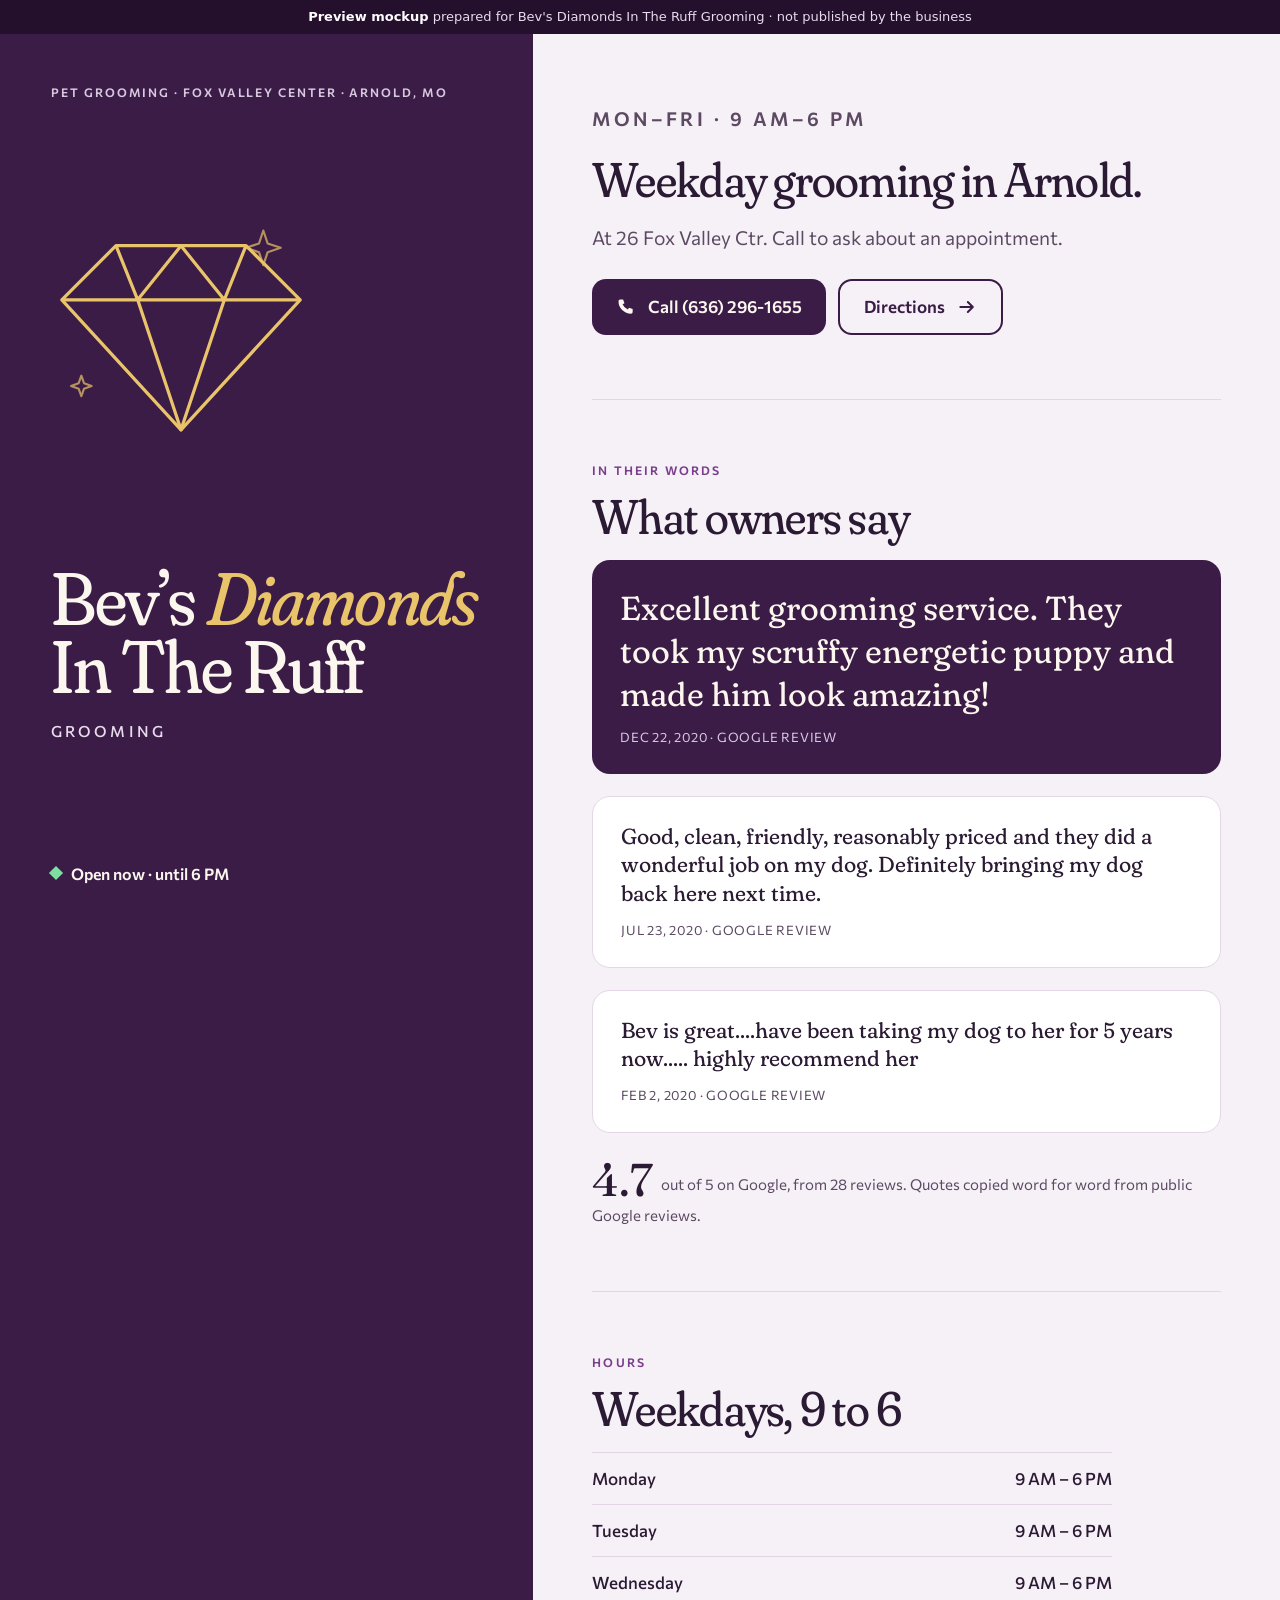
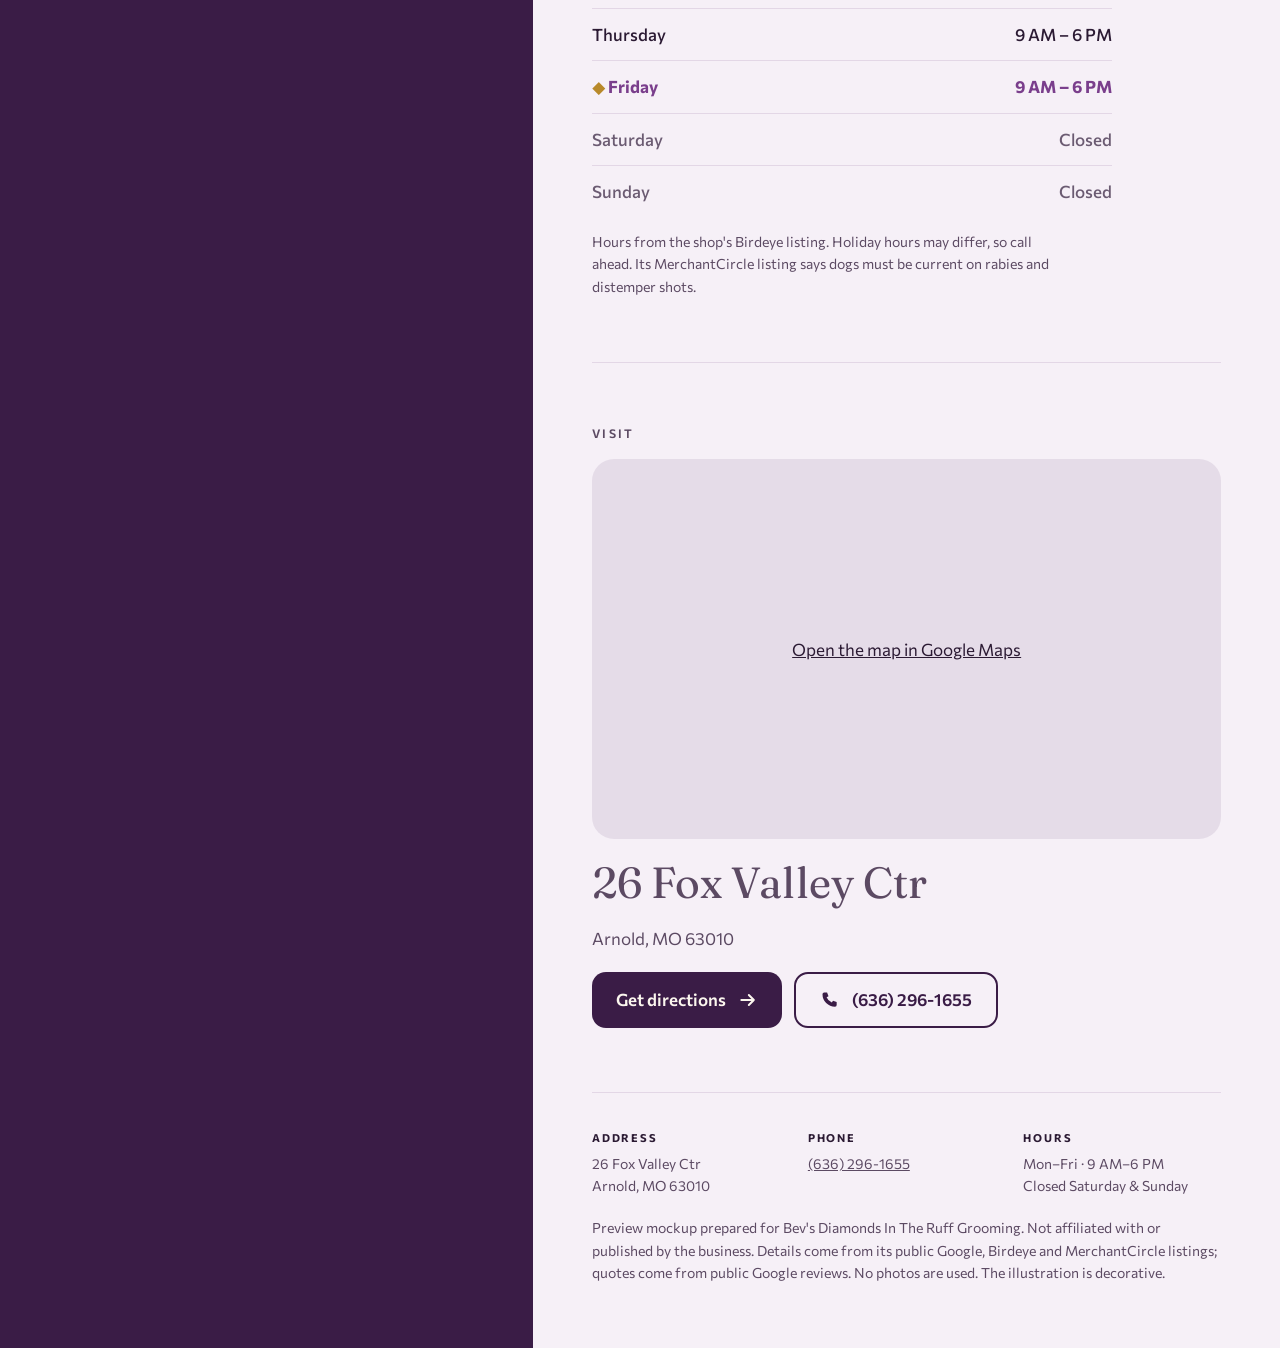
<file: bevs-diamonds-in-the-ruff/index.html>
<!doctype html>
<html lang="en">
<head>
<meta charset="utf-8">
<meta name="viewport" content="width=device-width,initial-scale=1,viewport-fit=cover">
<title>Bev&#x27;s Diamonds In The Ruff Grooming · Pet groomer in Arnold, MO</title>
<meta name="description" content="Bev&#x27;s Diamonds In The Ruff Grooming, 26 Fox Valley Ctr, Arnold, MO 63010. Pet grooming. Call (636) 296-1655.">
<meta name="robots" content="noindex">
<meta name="theme-color" content="#3A1C46">
<link rel="preconnect" href="https://fonts.googleapis.com"><link rel="preconnect" href="https://fonts.gstatic.com" crossorigin>
<link rel="stylesheet" href="https://fonts.googleapis.com/css2?family=Fraunces:ital,opsz,wght,SOFT,WONK@0,9..144,300..600,0..100,0..1;1,9..144,300..600,0..100,0..1&amp;family=Commissioner:wght@400;500;600&amp;display=swap">
<!--
REDESIGN (Designer, 2026-11-19). Self-contained; no template.css. Layout: L4 Split sticky-scroll (REFERENCE.md). On desktop only the name panel sticks (no phone or call button in the sticky panel); on mobile nothing sticks.
Idea: "A diamond in the rough": a faceted gem drawing, and a real review about a scruffy puppy made to look amazing. Type: Fraunces + Commissioner. Palette: plum, gold, lilac-white.
FACTS from prospects.csv row "Bev's Diamonds In The Ruff Grooming" (2026-11-19): Arnold, 26 Fox Valley Ctr, Arnold, MO 63010, (636) 296-1655, Google 4.7 / 28 reviews.
HOURS SOURCE: Birdeye via prospects.csv, "Mon–Fri 9 AM–6 PM; Sat–Sun closed" (Google place page did not return hours). Shown per Travis 2026-11-19.
SERVICES: omitted on purpose. Only "pet grooming" is listed. "30 years of experience" (MerchantCircle) left off: no years claims.
Shots requirement (rabies and distemper) is from the MerchantCircle description in the CSV services field, attributed on the page.
REVIEWS: three quotes copied word for word from the CSV (Google via Exa), original punctuation kept.
Not used: Birdeye's aggregate 4.8 / 58 (the CSV qualifies on the Google figure).
-->
<style>
*,*::before,*::after{box-sizing:border-box}
html{-webkit-text-size-adjust:100%;text-size-adjust:100%}
body{margin:0;overflow-x:hidden;-webkit-font-smoothing:antialiased}
img,svg,iframe{display:block;max-width:100%}
svg[hidden]{display:none}
a{color:inherit}
abbr[title]{text-decoration:none}
table{border-collapse:collapse}
.sr-only{position:absolute;width:1px;height:1px;overflow:hidden;clip:rect(0 0 0 0);white-space:nowrap}
.skip{position:absolute;left:12px;top:-80px;padding:10px 14px;border-radius:8px;z-index:9;background:#111;color:#fff;text-decoration:none}
.skip:focus{top:12px}
.ribbon{font:13px/1.4 system-ui,-apple-system,"Segoe UI",sans-serif;text-align:center;padding:8px 16px}
.map{position:relative;overflow:hidden}
.map iframe{position:absolute;inset:0;width:100%;height:100%;border:0}
.map__fallback{position:absolute;inset:0;display:grid;place-items:center;text-align:center;padding:24px}
@media (prefers-reduced-motion:reduce){*{transition:none!important;animation:none!important;scroll-behavior:auto!important}}

:root{--plum:#3A1C46;--plum-2:#4F2A5E;--gold:#E9C46A;--cream:#FBF6EE;--lil:#F6F0F7;--ink:#2B1A33;--ink-2:#5C4A63;--rule:#E3D7E6;
--serif:"Fraunces",Georgia,serif;--sans:"Commissioner",system-ui,sans-serif}
body{background:var(--lil);color:var(--ink);font:400 17px/1.6 var(--sans)}
.ribbon{background:#24102C;color:#E7DCEB}.ribbon b{color:#fff}
.split{display:grid;grid-template-columns:minmax(0,5fr) minmax(0,7fr)}
.aside{background:var(--plum);color:var(--cream)}
.aside__in{position:sticky;top:0;min-height:100vh;display:flex;flex-direction:column;justify-content:space-between;gap:32px;padding:clamp(28px,4vw,64px)}
.lab{font:600 12px/1.3 var(--sans);letter-spacing:.16em;text-transform:uppercase}
.aside .lab{color:#D8C8DE}
h1{margin:0;font:400 clamp(52px,5.8vw,96px)/.92 var(--serif);font-variation-settings:"SOFT" 100,"WONK" 1,"opsz" 144;letter-spacing:-.02em}
h1 em{font-style:italic;color:var(--gold)}
h1 small{display:block;font:500 clamp(15px,1.2vw,18px)/1.3 var(--sans);letter-spacing:.2em;text-transform:uppercase;margin-top:20px;color:#E7DCEB}
.gem{width:min(70%,260px);color:var(--gold)}
.status{display:inline-flex;align-items:center;gap:10px;font:600 16px/1.2 var(--sans)}
.status::before{content:"";width:10px;height:10px;transform:rotate(45deg);background:#BBA9C2}
.status.is-open::before{background:#7BE0A0}
.status.is-closed::before{background:var(--gold)}
main{padding:clamp(28px,4vw,64px) clamp(20px,4.6vw,72px);max-width:880px}
section{padding:clamp(40px,5vw,72px) 0;border-bottom:1px solid var(--rule)}
section:first-child{padding-top:clamp(8px,2vw,24px)}
.k{font:600 12px/1 var(--sans);letter-spacing:.18em;text-transform:uppercase;color:#7A3E8C;margin:0 0 16px}
h2{font:400 clamp(36px,3.8vw,58px)/1.02 var(--serif);font-variation-settings:"SOFT" 100,"opsz" 120;margin:0 0 18px;letter-spacing:-.015em}
.intro p{font-size:clamp(18px,1.5vw,21px);color:var(--ink-2);max-width:40ch;margin:0 0 26px}
.cta{display:flex;flex-wrap:wrap;gap:12px}
.btn{display:inline-flex;align-items:center;gap:12px;min-height:56px;padding:0 24px;border-radius:14px;font:600 17px/1 var(--sans);text-decoration:none}
.btn .ico{width:20px;height:20px}
.btn--p{background:var(--plum);color:var(--cream)}.btn--p:hover{background:var(--plum-2)}
.btn--l{border:2px solid var(--plum);color:var(--plum)}.btn--l:hover{background:#EEE3F1}
table.hours{width:100%;max-width:520px;font-size:17px}
.hours th,.hours td{text-align:left;padding:12px 0;border-top:1px solid var(--rule);font-weight:500}
.hours td{text-align:right;font-variant-numeric:tabular-nums}
.hours tr.off{color:#6B5B72}
.hours tr.is-today th,.hours tr.is-today td{color:#7A3E8C;font-weight:700}
.hours tr.is-today th::before{content:"◆ ";color:#B8892A}
.small{font-size:14px;color:var(--ink-2);margin:14px 0 0;max-width:52ch}
.qs{display:grid;gap:22px}
.qs figure{margin:0;background:#fff;border-radius:18px;padding:26px 28px;border:1px solid var(--rule)}
.qs figure:first-child{background:var(--plum);color:var(--cream);border:0}
.qs figure:first-child blockquote{font-size:clamp(26px,2.6vw,36px)}
.qs figure:first-child figcaption{color:#D8C8DE}
.qs blockquote{margin:0;font:400 clamp(20px,1.7vw,24px)/1.3 var(--serif);font-variation-settings:"SOFT" 100,"opsz" 48}
.qs figcaption{margin-top:12px;font-size:13px;letter-spacing:.06em;text-transform:uppercase;color:var(--ink-2)}
.rate{margin:24px 0 0;color:var(--ink-2);font-size:15px}
.rate b{font:400 46px/1 var(--serif);color:var(--ink);margin-right:8px;vertical-align:-6px}
.map{min-height:380px;border-radius:22px;background:#e5dce8;margin:8px 0 22px}
.map iframe{filter:grayscale(.6) sepia(.15) hue-rotate(230deg) saturate(.9)}
.addr{font:400 clamp(34px,3.4vw,48px)/1 var(--serif);margin:0 0 8px}
.visit p{margin:0 0 20px;color:var(--ink-2)}
footer{padding:36px 0 12px;font-size:14px;color:var(--ink-2)}
.fgrid{display:grid;grid-template-columns:repeat(3,1fr);gap:18px;margin-bottom:20px}
.fgrid b{display:block;font-size:11px;letter-spacing:.16em;text-transform:uppercase;color:var(--ink);margin-bottom:6px}
.legal{max-width:70ch;margin:0}
:focus-visible{outline:3px solid #B8892A;outline-offset:3px}
@media (max-width:900px){.split{grid-template-columns:1fr}.aside__in{position:static;min-height:0}.gem{width:150px;position:absolute;right:20px;top:24px;opacity:.9}.aside{position:relative}.aside .lab,.aside h1{padding-right:170px}main{max-width:none}}
@media (max-width:560px){body{font-size:16px}h1{font-size:clamp(46px,14vw,72px);padding-right:0}.gem{position:static;width:84px;margin:0 0 6px}.aside .lab,.aside h1{padding-right:0}.btn{width:100%;justify-content:center}.map{min-height:300px}.fgrid{grid-template-columns:1fr}}

</style>
</head>
<body>
<a class="skip" href="#main">Skip to content</a>
<div class="ribbon"><b>Preview mockup</b> prepared for Bev&#x27;s Diamonds In The Ruff Grooming · not published by the business</div>
<svg xmlns="http://www.w3.org/2000/svg" hidden>
 <symbol id="i-phone" viewBox="0 0 24 24"><path fill="currentColor" d="M5 3h3.5l1.7 4.4-2.3 1.4a11 11 0 0 0 6.3 6.3l1.4-2.3L20 14.5V18a2 2 0 0 1-2 2A15 15 0 0 1 3 5a2 2 0 0 1 2-2z"/></symbol>
 <symbol id="i-arrow" viewBox="0 0 24 24"><path d="M4 12h15m-6-6 6 6-6 6" fill="none" stroke="currentColor" stroke-width="2.4" stroke-linecap="round" stroke-linejoin="round"/></symbol>
 <symbol id="i-ne" viewBox="0 0 24 24"><path d="M7 17 17 7M8 7h9v9" fill="none" stroke="currentColor" stroke-width="2.4" stroke-linecap="round" stroke-linejoin="round"/></symbol>
</svg>
<div class="split">
 <header class="aside" aria-labelledby="biz-name"><div class="aside__in">
  <span class="lab">Pet grooming · Fox Valley Center · Arnold, MO</span>
  <svg class="gem" viewBox="0 0 240 200" aria-hidden="true" fill="none" stroke="currentColor" stroke-width="3" stroke-linejoin="round">
<path d="M60 20h120l50 50-110 120L10 70z"/><path d="M10 70h220M60 20l20 50 40 120 40-120 20-50M80 70l40-50 40 50"/>
<path d="M120 20v0" /><g stroke-width="2" opacity=".7"><path d="M196 6l4 12 12 4-12 4-4 12-4-12-12-4 12-4z"/><path d="M28 140l2.5 7 7 2.5-7 2.5-2.5 7-2.5-7-7-2.5 7-2.5z"/></g></svg>
  <div><h1 id="biz-name">Bev&#x2019;s <em>Diamonds</em> In The Ruff<small>Grooming</small></h1></div>
  <span class="status" data-status>Mon–Fri · 9 AM–6 PM</span>
 </div></header>
 <main id="main">
  <section class="intro" aria-labelledby="i-h">
   <p class="k">Mon–Fri · 9 AM–6 PM</p>
   <h2 id="i-h">Weekday grooming in Arnold.</h2>
   <p>At 26 Fox Valley Ctr. Call to ask about an appointment.</p>
   <div class="cta"><a class="btn btn--p" href="tel:+16362961655"><svg class="ico" aria-hidden="true"><use href="#i-phone"/></svg>Call (636) 296-1655</a><a class="btn btn--l" href="https://www.google.com/maps/dir/?api=1&amp;destination=Bev%27s+Diamonds+In+The+Ruff+Grooming%2C+26+Fox+Valley+Ctr%2C+Arnold%2C+MO+63010" target="_blank" rel="noopener">Directions<svg class="ico" aria-hidden="true"><use href="#i-arrow"/></svg></a></div>
  </section>
  <section aria-labelledby="q-h">
   <p class="k">In their words</p><h2 id="q-h">What owners say</h2>
   <div class="qs"><figure><blockquote>Excellent grooming service. They took my scruffy energetic puppy and made him look amazing!</blockquote><figcaption>Dec 22, 2020 · Google review</figcaption></figure><figure><blockquote>Good, clean, friendly, reasonably priced and they did a wonderful job on my dog. Definitely bringing my dog back here next time.</blockquote><figcaption>Jul 23, 2020 · Google review</figcaption></figure><figure><blockquote>Bev is great....have been taking my dog to her for 5 years now..... highly recommend her</blockquote><figcaption>Feb 2, 2020 · Google review</figcaption></figure></div>
   <p class="rate"><b>4.7</b>out of 5 on Google, from 28 reviews. Quotes copied word for word from public Google reviews.</p>
  </section>
  <section aria-labelledby="h-h">
   <p class="k">Hours</p><h2 id="h-h">Weekdays, 9 to 6</h2>
   <table class="hours" data-hours data-tz="America/Chicago"><caption class="sr-only">Opening hours</caption><tbody><tr data-d="1" data-o="09:00" data-c="18:00"><th scope="row">Monday</th><td>9 AM – 6 PM</td></tr><tr data-d="2" data-o="09:00" data-c="18:00"><th scope="row">Tuesday</th><td>9 AM – 6 PM</td></tr><tr data-d="3" data-o="09:00" data-c="18:00"><th scope="row">Wednesday</th><td>9 AM – 6 PM</td></tr><tr data-d="4" data-o="09:00" data-c="18:00"><th scope="row">Thursday</th><td>9 AM – 6 PM</td></tr><tr data-d="5" data-o="09:00" data-c="18:00"><th scope="row">Friday</th><td>9 AM – 6 PM</td></tr><tr data-d="6" class="off"><th scope="row">Saturday</th><td>Closed</td></tr><tr data-d="0" class="off"><th scope="row">Sunday</th><td>Closed</td></tr></tbody></table>
   <p class="small">Hours from the shop's Birdeye listing. Holiday hours may differ, so call ahead. Its MerchantCircle listing says dogs must be current on rabies and distemper shots.</p>
  </section>
  <section class="visit" aria-labelledby="v-h">
   <p class="k">Visit</p><h2 class="sr-only" id="v-h">Address</h2>
   <div class="map"><div class="map__fallback"><a href="https://www.google.com/maps/search/?api=1&amp;query=Bev%27s+Diamonds+In+The+Ruff+Grooming%2C+26+Fox+Valley+Ctr%2C+Arnold%2C+MO+63010" target="_blank" rel="noopener">Open the map in Google Maps</a></div><iframe title="Map showing Bev&#x27;s Diamonds In The Ruff Grooming at 26 Fox Valley Ctr, Arnold, MO 63010" src="https://www.google.com/maps?q=Bev%27s+Diamonds+In+The+Ruff+Grooming%2C+26+Fox+Valley+Ctr%2C+Arnold%2C+MO+63010&amp;output=embed" loading="lazy" referrerpolicy="no-referrer-when-downgrade" allowfullscreen></iframe></div>
   <p class="addr">26 Fox Valley Ctr</p><p>Arnold, MO 63010</p>
   <div class="cta"><a class="btn btn--p" href="https://www.google.com/maps/dir/?api=1&amp;destination=Bev%27s+Diamonds+In+The+Ruff+Grooming%2C+26+Fox+Valley+Ctr%2C+Arnold%2C+MO+63010" target="_blank" rel="noopener">Get directions<svg class="ico" aria-hidden="true"><use href="#i-arrow"/></svg></a><a class="btn btn--l" href="tel:+16362961655"><svg class="ico" aria-hidden="true"><use href="#i-phone"/></svg>(636) 296-1655</a></div>
  </section>
  <footer>
   <div class="fgrid"><div><b>Address</b>26 Fox Valley Ctr<br>Arnold, MO 63010</div><div><b>Phone</b><a href="tel:+16362961655">(636) 296-1655</a></div><div><b>Hours</b>Mon–Fri · 9 AM–6 PM<br>Closed Saturday &amp; Sunday</div></div>
   <p class="legal">Preview mockup prepared for Bev&#x27;s Diamonds In The Ruff Grooming. Not affiliated with or published by the business. Details come from its public Google, Birdeye and MerchantCircle listings; quotes come from public Google reviews. No photos are used. The illustration is decorative.</p>
  </footer>
 </main>
</div>
<script>
/* Open-now badge, shop time (America/Chicago). ?now=D-HH:MM (D: 0=Sun) overrides, for screenshots only. */
(function () {
  var t = document.querySelector('[data-hours]');
  if (!t || !window.Intl) return;
  var tz = t.getAttribute('data-tz') || 'America/Chicago', H = {}, d, m, i;
  var D = ['Sun','Mon','Tue','Wed','Thu','Fri','Sat'];
  [].forEach.call(t.querySelectorAll('tr[data-d]'), function (r) { H[r.getAttribute('data-d')] = { o: r.getAttribute('data-o'), c: r.getAttribute('data-c') }; });
  function mins(s) { var a = s.split(':'); return +a[0] * 60 + +a[1]; }
  function fmt(s) { var a = s.split(':'), h = +a[0], ap = h >= 12 ? 'PM' : 'AM'; h = h % 12 || 12; return h + (a[1] !== '00' ? ':' + a[1] : '') + ' ' + ap; }
  var q = location.search.match(/[?&]now=(\d)-(\d\d):(\d\d)/);
  if (q) { d = +q[1]; m = +q[2] * 60 + +q[3]; }
  else {
    var p = {};
    new Intl.DateTimeFormat('en-US', { timeZone: tz, weekday: 'short', hour: '2-digit', minute: '2-digit', hourCycle: 'h23' })
      .formatToParts(new Date()).forEach(function (x) { p[x.type] = x.value; });
    d = D.indexOf(p.weekday); m = (+p.hour % 24) * 60 + +p.minute;
  }
  if (d < 0) return;
  var h = H[d], open = !!(h && h.o && m >= mins(h.o) && m < mins(h.c)), txt = '';
  [].forEach.call(document.querySelectorAll('[data-hours] tr[data-d="' + d + '"], [data-day="' + d + '"]'), function (r) { r.classList.add('is-today'); });
  if (open) txt = 'Open now · until ' + fmt(h.c);
  else for (i = 0; i < 8; i++) {
    var n = H[(d + i) % 7];
    if (n && n.o && (i > 0 || m < mins(n.o))) { txt = 'Closed now · opens ' + (i === 0 ? 'today' : i === 1 ? 'tomorrow' : D[(d + i) % 7]) + ' ' + fmt(n.o); break; }
  }
  if (!txt) return;
  document.documentElement.classList.add(open ? 'shop-open' : 'shop-closed');
  [].forEach.call(document.querySelectorAll('[data-status]'), function (el) { el.textContent = txt; el.classList.add(open ? 'is-open' : 'is-closed'); });
})();
</script>
</body>
</html>
</file>
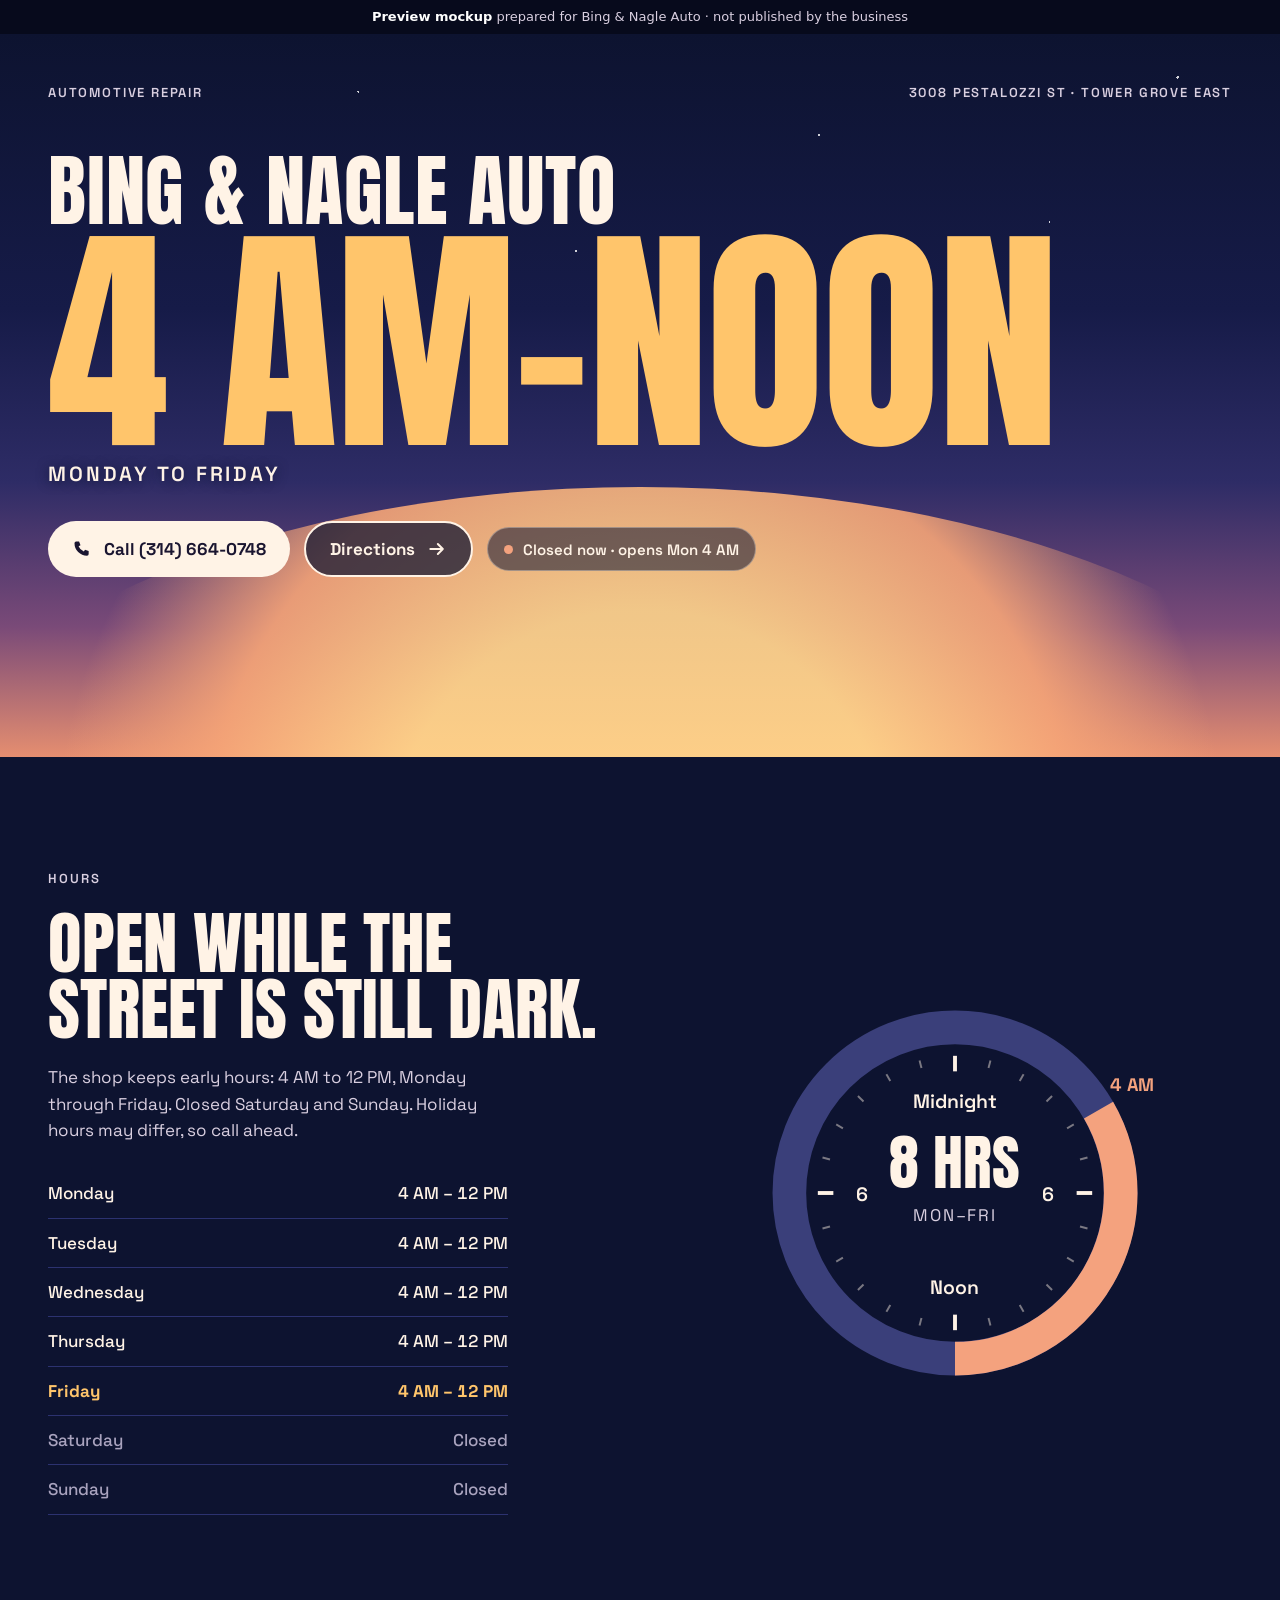
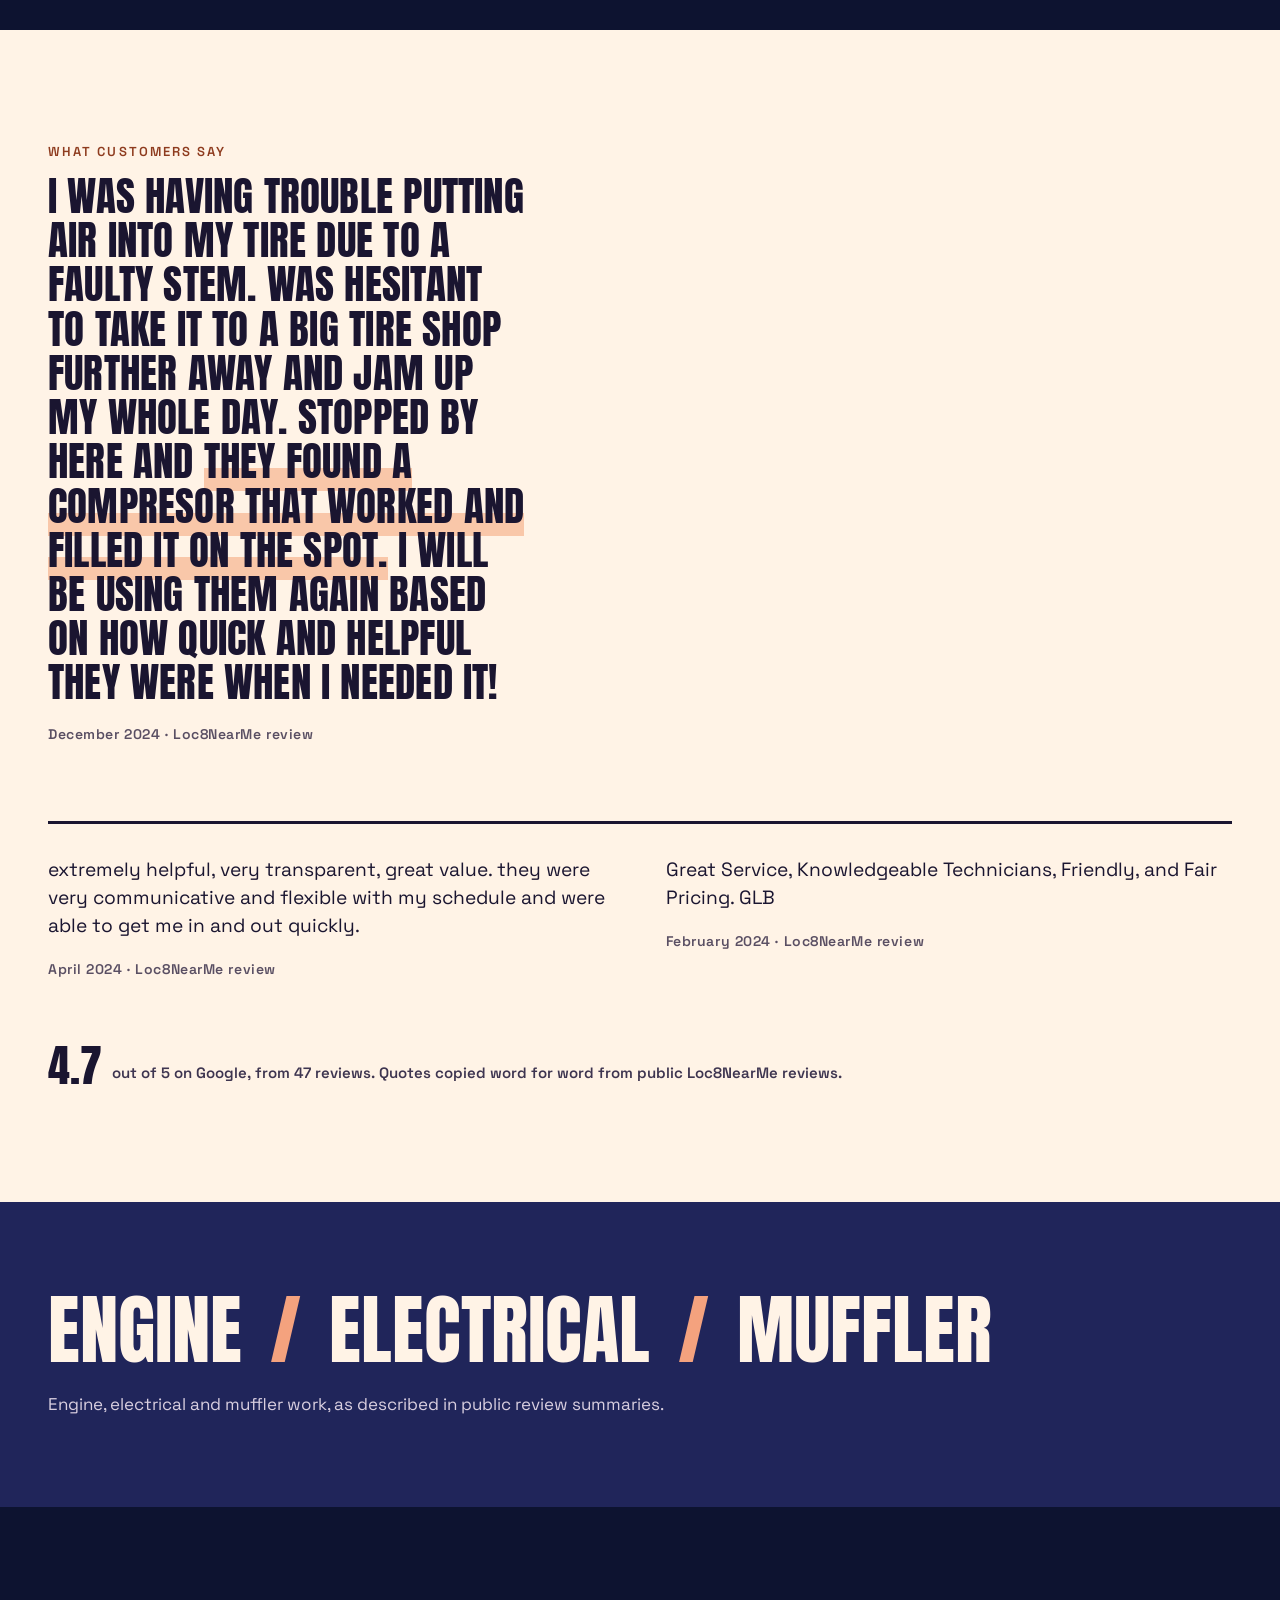
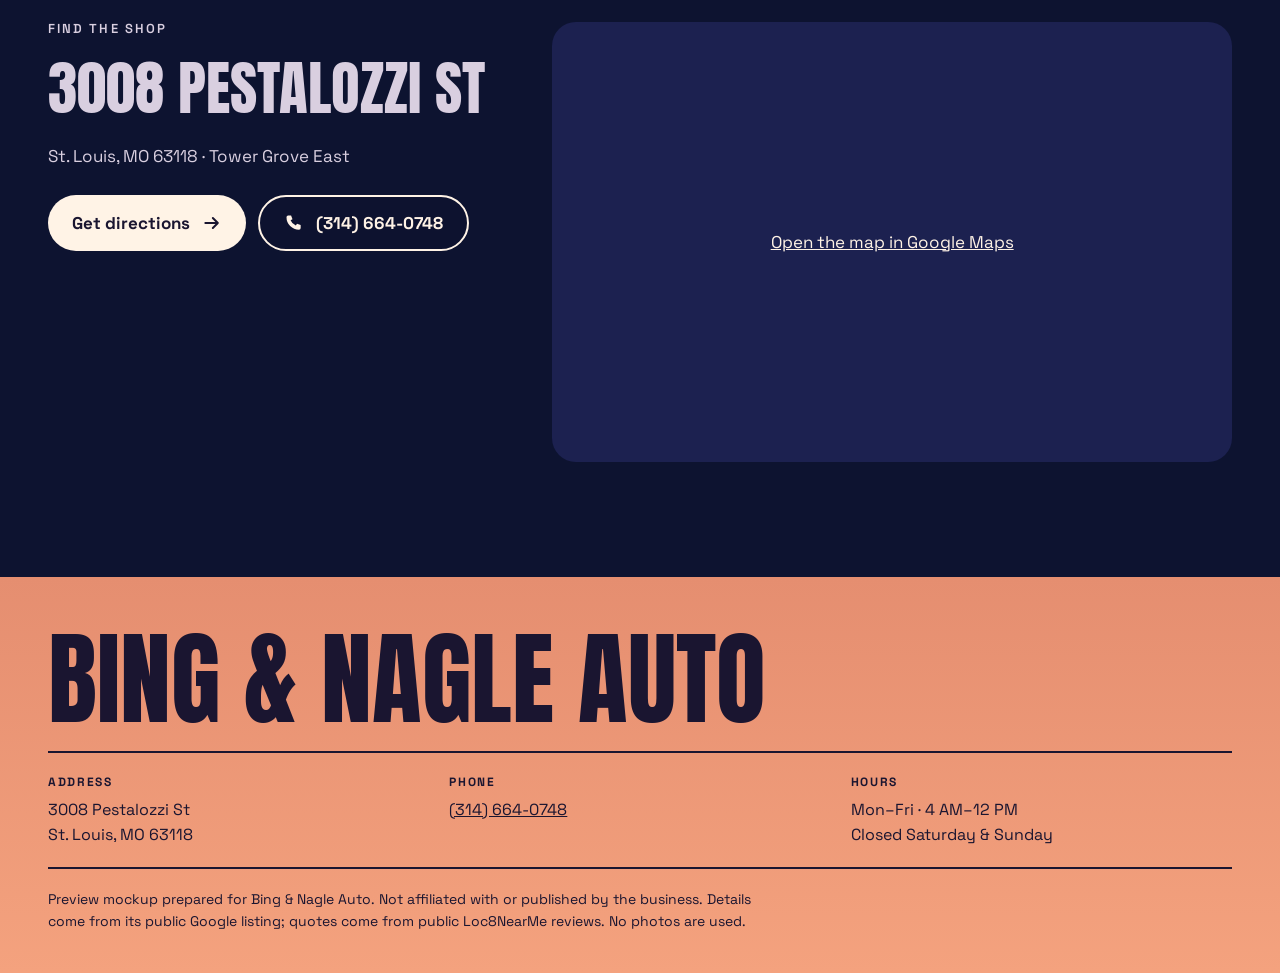
<file: bing-nagle-auto/index.html>
<!doctype html>
<html lang="en">
<head>
<meta charset="utf-8">
<meta name="viewport" content="width=device-width,initial-scale=1,viewport-fit=cover">
<title>Bing &amp; Nagle Auto · Auto repair, Tower Grove East, St. Louis</title>
<meta name="description" content="Bing &amp; Nagle Auto, 3008 Pestalozzi St, St. Louis, MO 63118. Open 4 AM to noon, Monday to Friday. Call (314) 664-0748.">
<meta name="robots" content="noindex">
<meta name="theme-color" content="#0D1330">
<link rel="preconnect" href="https://fonts.googleapis.com"><link rel="preconnect" href="https://fonts.gstatic.com" crossorigin>
<link rel="stylesheet" href="https://fonts.googleapis.com/css2?family=Anton&amp;family=Space+Grotesk:wght@400;500;600;700&amp;display=swap">
<!--
REDESIGN (Designer, 2026-11-19). Self-contained; no template.css. Layout: L3 Poster / typographic (REFERENCE.md).
Idea: "Open at 4 AM, before sunrise." Pre-dawn gradient poster, a 24-hour dial with the open arc. Type: Anton + Space Grotesk. Palette: night indigo, dawn peach, sun yellow.
FACTS from prospects.csv row "Bing & Nagle Auto" (2026-11-19): Tower Grove East, 3008 Pestalozzi St, St. Louis, MO 63118, (314) 664-0748, Google 4.7 / 47 reviews, hours Mon–Fri 4 AM–12 PM; Sat–Sun closed.
REVIEW COUNT: 47, matches the live Google map card (checked 2026-11-19).
SERVICES: engine, electrical and muffler work, from Loc8NearMe review summaries per the CSV services field; framed as what customers bring in.
REVIEWS: three quotes copied word for word from the CSV (Loc8NearMe), including the original spelling "compresor".
-->
<style>
*,*::before,*::after{box-sizing:border-box}
html{-webkit-text-size-adjust:100%;text-size-adjust:100%}
body{margin:0;overflow-x:hidden;-webkit-font-smoothing:antialiased}
img,svg,iframe{display:block;max-width:100%}
svg[hidden]{display:none}
a{color:inherit}
abbr[title]{text-decoration:none}
table{border-collapse:collapse}
.sr-only{position:absolute;width:1px;height:1px;overflow:hidden;clip:rect(0 0 0 0);white-space:nowrap}
.skip{position:absolute;left:12px;top:-80px;padding:10px 14px;border-radius:8px;z-index:9;background:#111;color:#fff;text-decoration:none}
.skip:focus{top:12px}
.ribbon{font:13px/1.4 system-ui,-apple-system,"Segoe UI",sans-serif;text-align:center;padding:8px 16px}
.map{position:relative;overflow:hidden}
.map iframe{position:absolute;inset:0;width:100%;height:100%;border:0}
.map__fallback{position:absolute;inset:0;display:grid;place-items:center;text-align:center;padding:24px}
@media (prefers-reduced-motion:reduce){*{transition:none!important;animation:none!important;scroll-behavior:auto!important}}

:root{--night:#0D1330;--indigo:#20255A;--dawn:#F4A27E;--sun:#FFC56B;--cream:#FFF3E6;--lilac:#D9CFE0;--ink:#1A1530;
--d:"Anton",Impact,sans-serif;--s:"Space Grotesk",system-ui,sans-serif}
body{background:var(--night);color:var(--cream);font:400 17px/1.55 var(--s)}
.ribbon{background:#070A1C;color:var(--lilac)}.ribbon b{color:#fff}
.wrap{max-width:1320px;margin:0 auto;padding:0 clamp(16px,4vw,48px)}
.poster{position:relative;overflow:hidden;padding:clamp(28px,4vw,56px) 0 0;background:linear-gradient(180deg,#0D1330 0%,#161B48 38%,#2E2C66 62%,#7A4A78 82%,#E58E70 100%)}
.poster::before{content:"";position:absolute;inset:0;background-image:radial-gradient(1.4px 1.4px at 12% 18%,#fff 98%,transparent),radial-gradient(1px 1px at 28% 8%,#fff 98%,transparent),radial-gradient(1.2px 1.2px at 64% 14%,#fff 98%,transparent),radial-gradient(1px 1px at 82% 26%,#fff 98%,transparent),radial-gradient(1.3px 1.3px at 92% 6%,#fff 98%,transparent),radial-gradient(1px 1px at 45% 30%,#fff 98%,transparent);opacity:.8;pointer-events:none}
.poster__top{position:relative;display:flex;justify-content:space-between;gap:16px;flex-wrap:wrap;font:600 13px/1.3 var(--s);letter-spacing:.14em;text-transform:uppercase;color:var(--lilac)}
h1{position:relative;font:400 clamp(44px,6.2vw,92px)/.95 var(--d);text-transform:uppercase;margin:clamp(28px,4vw,56px) 0 0;letter-spacing:.01em}
.big{position:relative;font:400 clamp(92px,19vw,300px)/.82 var(--d);text-transform:uppercase;margin:.06em 0 0;letter-spacing:-.01em;color:var(--sun)}
.big span{display:inline}.big .t{display:none}
.big small{display:block;font:600 clamp(16px,1.6vw,22px)/1.3 var(--s);letter-spacing:.14em;color:var(--cream);margin-top:18px;text-shadow:0 1px 12px rgba(13,19,48,.9)}
.poster__row{position:relative;display:flex;flex-wrap:wrap;align-items:center;gap:12px 14px;margin:34px 0 0;padding-bottom:clamp(120px,14vw,220px)}
.sun{position:absolute;left:50%;bottom:0;width:min(120vw,1500px);aspect-ratio:2/1;transform:translate(-50%,64%);border-radius:50%;background:radial-gradient(circle at 50% 50%,#FFD58A 0 30%,#F6A577 52%,rgba(244,162,126,0) 70%);pointer-events:none;opacity:.9}
.btn{display:inline-flex;align-items:center;gap:12px;min-height:56px;padding:0 24px;border-radius:999px;font:700 17px/1 var(--s);text-decoration:none}
.btn .ico{width:20px;height:20px}
.btn--call{background:var(--cream);color:var(--ink)}
.btn--call:hover{background:#fff}
.btn--ghost{border:2px solid var(--cream);color:var(--cream);background:rgba(13,19,48,.72)}
.btn--ghost:hover{background:rgba(13,19,48,.9)}
.status{display:inline-flex;align-items:center;gap:10px;min-height:44px;padding:0 16px;border-radius:999px;background:rgba(13,19,48,.55);font:600 15px/1 var(--s);border:1px solid rgba(255,243,230,.35)}
.status::before{content:"";width:9px;height:9px;border-radius:50%;background:var(--lilac)}
.status.is-open::before{background:#5BE38A;box-shadow:0 0 0 4px rgba(91,227,138,.25)}
.status.is-closed::before{background:var(--dawn)}
section{position:relative}
.hrs{padding:clamp(72px,9vw,140px) 0;background:var(--night)}
.hrs__grid{display:grid;grid-template-columns:minmax(0,1fr) minmax(0,1fr);gap:clamp(32px,6vw,96px);align-items:center}
.kicker{font:600 13px/1 var(--s);letter-spacing:.16em;text-transform:uppercase;color:var(--dawn);margin:0 0 16px}
h2{font:400 clamp(44px,5.4vw,84px)/.95 var(--d);text-transform:uppercase;margin:0 0 22px}
.hrs p{color:var(--lilac);max-width:40ch;margin:0 0 26px}
table.hours{width:100%;max-width:460px;font-size:17px}
.hours th,.hours td{text-align:left;padding:11px 0;border-bottom:1px solid #2C3270;font-weight:500}
.hours td{text-align:right;font-variant-numeric:tabular-nums}
.hours tr.off{color:#A9A3BE}
.hours tr.is-today th,.hours tr.is-today td{color:var(--sun);font-weight:700}
.dial{width:100%;max-width:440px;margin:0 auto}
.quotes{background:var(--cream);color:var(--ink);padding:clamp(72px,9vw,140px) 0}
.quotes .kicker{color:#8E3B1E}
.q1{font:400 clamp(28px,3.2vw,48px)/1.08 var(--d);text-transform:uppercase;margin:0;max-width:24ch;letter-spacing:.005em}
.q1 mark{background:linear-gradient(transparent 62%,#F9C7A9 62%);color:inherit}
.cite{display:block;margin:20px 0 0;font:600 14px/1.4 var(--s);color:#5A4F63;letter-spacing:.04em}
.qs{display:grid;grid-template-columns:1fr 1fr;gap:clamp(24px,4vw,56px);margin-top:clamp(48px,6vw,80px);padding-top:32px;border-top:3px solid var(--ink)}
.qs blockquote{margin:0;font-size:clamp(18px,1.5vw,21px);line-height:1.45}
.qs figure{margin:0}
.rating{margin:clamp(40px,5vw,64px) 0 0;font:600 15px/1.4 var(--s);color:#3E3550}
.rating b{font:400 44px/1 var(--d);color:var(--ink);margin-right:10px;vertical-align:-6px}
.work{background:var(--indigo);padding:clamp(56px,7vw,100px) 0}
.work ul{list-style:none;margin:0;padding:0;display:flex;flex-wrap:wrap;gap:8px 28px;font:400 clamp(40px,6vw,92px)/1 var(--d);text-transform:uppercase}
.work li+li::before{content:"/";color:var(--dawn);margin-right:28px}
.work p{color:var(--lilac);margin:22px 0 0;max-width:60ch}
.visit{padding:clamp(72px,9vw,130px) 0;background:var(--night)}
.visit__grid{display:grid;grid-template-columns:minmax(0,1fr) minmax(0,1.5fr);gap:clamp(24px,4vw,56px);align-items:stretch}
.addr{font:400 clamp(40px,4.6vw,72px)/.95 var(--d);text-transform:uppercase;margin:0 0 14px}
.visit p{color:var(--lilac);margin:0 0 26px}
.visit .cta{display:flex;flex-wrap:wrap;gap:12px}
.map{min-height:440px;border-radius:24px;background:#1C2150}
.map iframe{filter:invert(.92) hue-rotate(195deg) saturate(.6) brightness(.95)}
footer{background:linear-gradient(180deg,#E58E70,#F4A27E);color:var(--ink);padding:56px 0 40px}
.fname{font:400 clamp(48px,8vw,130px)/.9 var(--d);text-transform:uppercase;margin:0 0 26px}
.fgrid{display:grid;grid-template-columns:repeat(3,1fr);gap:20px;padding:20px 0;border-top:2px solid var(--ink);border-bottom:2px solid var(--ink);font-size:16px}
.fgrid b{display:block;font-size:12px;letter-spacing:.14em;text-transform:uppercase;margin-bottom:6px}
.legal{margin:20px 0 0;font-size:14px;max-width:80ch}
:focus-visible{outline:3px solid var(--sun);outline-offset:3px}
.quotes :focus-visible,footer :focus-visible{outline-color:var(--ink)}
@media (max-width:900px){.hrs__grid,.visit__grid,.qs{grid-template-columns:1fr}.fgrid{grid-template-columns:1fr}.dial{max-width:340px}}
@media (max-width:560px){body{font-size:16px}.big{font-size:clamp(84px,30vw,150px)}.big .l1,.big .l2{display:block}.big .d{display:none}.big .t{display:inline}.btn{width:100%;justify-content:center}.map{min-height:300px}.work li+li::before{margin-right:16px}.work ul{gap:6px 16px}}

</style>
</head>
<body>
<a class="skip" href="#main">Skip to content</a>
<div class="ribbon"><b>Preview mockup</b> prepared for Bing &amp; Nagle Auto · not published by the business</div>
<svg xmlns="http://www.w3.org/2000/svg" hidden>
 <symbol id="i-phone" viewBox="0 0 24 24"><path fill="currentColor" d="M5 3h3.5l1.7 4.4-2.3 1.4a11 11 0 0 0 6.3 6.3l1.4-2.3L20 14.5V18a2 2 0 0 1-2 2A15 15 0 0 1 3 5a2 2 0 0 1 2-2z"/></symbol>
 <symbol id="i-arrow" viewBox="0 0 24 24"><path d="M4 12h15m-6-6 6 6-6 6" fill="none" stroke="currentColor" stroke-width="2.4" stroke-linecap="round" stroke-linejoin="round"/></symbol>
 <symbol id="i-ne" viewBox="0 0 24 24"><path d="M7 17 17 7M8 7h9v9" fill="none" stroke="currentColor" stroke-width="2.4" stroke-linecap="round" stroke-linejoin="round"/></symbol>
</svg>
<main id="main">
<header class="poster" aria-labelledby="biz-name">
 <div class="sun" aria-hidden="true"></div>
 <div class="wrap">
  <div class="poster__top"><span>Automotive repair</span><span>3008 Pestalozzi St · Tower Grove East</span></div>
  <h1 id="biz-name">Bing &amp; Nagle Auto</h1>
  <p class="big" aria-label="4 AM to noon, Monday to Friday"><span class="l1">4 AM</span><span class="l2"><span class="d">–</span><span class="t">to </span>Noon</span><small>Monday to Friday</small></p>
  <div class="poster__row">
   <a class="btn btn--call" href="tel:+13146640748"><svg class="ico" aria-hidden="true"><use href="#i-phone"/></svg>Call (314) 664-0748</a>
   <a class="btn btn--ghost" href="https://www.google.com/maps/dir/?api=1&amp;destination=Bing+%26+Nagle+Auto%2C+3008+Pestalozzi+St%2C+St.+Louis%2C+MO+63118" target="_blank" rel="noopener">Directions<svg class="ico" aria-hidden="true"><use href="#i-arrow"/></svg></a>
   <span class="status" data-status>Mon–Fri · 4 AM–12 PM</span>
  </div>
 </div>
</header>
<section class="hrs" aria-labelledby="hrs-h">
 <div class="wrap hrs__grid">
  <div>
   <p class="kicker">Hours</p>
   <h2 id="hrs-h">Open while the street is still dark.</h2>
   <p>The shop keeps early hours: 4 AM to 12 PM, Monday through Friday. Closed Saturday and Sunday. Holiday hours may differ, so call ahead.</p>
   <table class="hours" data-hours data-tz="America/Chicago"><caption class="sr-only">Opening hours</caption><tbody><tr data-d="1" data-o="04:00" data-c="12:00"><th scope="row">Monday</th><td>4 AM – 12 PM</td></tr><tr data-d="2" data-o="04:00" data-c="12:00"><th scope="row">Tuesday</th><td>4 AM – 12 PM</td></tr><tr data-d="3" data-o="04:00" data-c="12:00"><th scope="row">Wednesday</th><td>4 AM – 12 PM</td></tr><tr data-d="4" data-o="04:00" data-c="12:00"><th scope="row">Thursday</th><td>4 AM – 12 PM</td></tr><tr data-d="5" data-o="04:00" data-c="12:00"><th scope="row">Friday</th><td>4 AM – 12 PM</td></tr><tr data-d="6" class="off"><th scope="row">Saturday</th><td>Closed</td></tr><tr data-d="0" class="off"><th scope="row">Sunday</th><td>Closed</td></tr></tbody></table>
  </div>
  <svg class="dial" viewBox="-10 -10 340 340" role="img" aria-label="24-hour dial: open 4 AM to noon, Monday to Friday"><circle cx="160" cy="160" r="128" fill="none" stroke="#3A3F7A" stroke-width="26"/><path d="M270.9 96.0 A128 128 0 0 1 160.0 288.0" fill="none" stroke="#F4A27E" stroke-width="26" stroke-linecap="butt"/><line x1="160.0" y1="54.0" x2="160.0" y2="66.0" stroke="#FFF3E6" stroke-opacity="1" stroke-width="3"/><line x1="187.4" y1="57.6" x2="185.9" y2="63.4" stroke="#FFF3E6" stroke-opacity="0.45" stroke-width="1.5"/><line x1="213.0" y1="68.2" x2="210.0" y2="73.4" stroke="#FFF3E6" stroke-opacity="0.45" stroke-width="1.5"/><line x1="235.0" y1="85.0" x2="230.7" y2="89.3" stroke="#FFF3E6" stroke-opacity="0.45" stroke-width="1.5"/><line x1="251.8" y1="107.0" x2="246.6" y2="110.0" stroke="#FFF3E6" stroke-opacity="0.45" stroke-width="1.5"/><line x1="262.4" y1="132.6" x2="256.6" y2="134.1" stroke="#FFF3E6" stroke-opacity="0.45" stroke-width="1.5"/><line x1="266.0" y1="160.0" x2="254.0" y2="160.0" stroke="#FFF3E6" stroke-opacity="1" stroke-width="3"/><line x1="262.4" y1="187.4" x2="256.6" y2="185.9" stroke="#FFF3E6" stroke-opacity="0.45" stroke-width="1.5"/><line x1="251.8" y1="213.0" x2="246.6" y2="210.0" stroke="#FFF3E6" stroke-opacity="0.45" stroke-width="1.5"/><line x1="235.0" y1="235.0" x2="230.7" y2="230.7" stroke="#FFF3E6" stroke-opacity="0.45" stroke-width="1.5"/><line x1="213.0" y1="251.8" x2="210.0" y2="246.6" stroke="#FFF3E6" stroke-opacity="0.45" stroke-width="1.5"/><line x1="187.4" y1="262.4" x2="185.9" y2="256.6" stroke="#FFF3E6" stroke-opacity="0.45" stroke-width="1.5"/><line x1="160.0" y1="266.0" x2="160.0" y2="254.0" stroke="#FFF3E6" stroke-opacity="1" stroke-width="3"/><line x1="132.6" y1="262.4" x2="134.1" y2="256.6" stroke="#FFF3E6" stroke-opacity="0.45" stroke-width="1.5"/><line x1="107.0" y1="251.8" x2="110.0" y2="246.6" stroke="#FFF3E6" stroke-opacity="0.45" stroke-width="1.5"/><line x1="85.0" y1="235.0" x2="89.3" y2="230.7" stroke="#FFF3E6" stroke-opacity="0.45" stroke-width="1.5"/><line x1="68.2" y1="213.0" x2="73.4" y2="210.0" stroke="#FFF3E6" stroke-opacity="0.45" stroke-width="1.5"/><line x1="57.6" y1="187.4" x2="63.4" y2="185.9" stroke="#FFF3E6" stroke-opacity="0.45" stroke-width="1.5"/><line x1="54.0" y1="160.0" x2="66.0" y2="160.0" stroke="#FFF3E6" stroke-opacity="1" stroke-width="3"/><line x1="57.6" y1="132.6" x2="63.4" y2="134.1" stroke="#FFF3E6" stroke-opacity="0.45" stroke-width="1.5"/><line x1="68.2" y1="107.0" x2="73.4" y2="110.0" stroke="#FFF3E6" stroke-opacity="0.45" stroke-width="1.5"/><line x1="85.0" y1="85.0" x2="89.3" y2="89.3" stroke="#FFF3E6" stroke-opacity="0.45" stroke-width="1.5"/><line x1="107.0" y1="68.2" x2="110.0" y2="73.4" stroke="#FFF3E6" stroke-opacity="0.45" stroke-width="1.5"/><line x1="132.6" y1="57.6" x2="134.1" y2="63.4" stroke="#FFF3E6" stroke-opacity="0.45" stroke-width="1.5"/><text x="160.0" y="94.0" text-anchor="middle" font-family="Space Grotesk, sans-serif" font-size="15" font-weight="600" fill="#FFF3E6">Midnight</text><text x="232.0" y="166.0" text-anchor="middle" font-family="Space Grotesk, sans-serif" font-size="15" font-weight="600" fill="#FFF3E6">6</text><text x="160.0" y="238.0" text-anchor="middle" font-family="Space Grotesk, sans-serif" font-size="15" font-weight="600" fill="#FFF3E6">Noon</text><text x="88.0" y="166.0" text-anchor="middle" font-family="Space Grotesk, sans-serif" font-size="15" font-weight="600" fill="#FFF3E6">6</text><text x="296.8" y="81.0" text-anchor="middle" font-family="Space Grotesk, sans-serif" font-size="14" font-weight="700" fill="#F4A27E">4 AM</text><text x="160" y="156" text-anchor="middle" font-family="Anton, sans-serif" font-size="46" fill="#FFF3E6">8 HRS</text><text x="160" y="182" text-anchor="middle" font-family="Space Grotesk, sans-serif" font-size="13" letter-spacing="1.5" fill="#D9CFE0">MON–FRI</text></svg>
 </div>
</section>
<section class="quotes" aria-labelledby="q-h">
 <div class="wrap">
  <p class="kicker" id="q-h">What customers say</p>
  <figure style="margin:0"><blockquote class="q1">I was having trouble putting air into my tire due to a faulty stem. Was hesitant to take it to a big tire shop further away and jam up my whole day. Stopped by here and <mark>they found a compresor that worked and filled it on the spot.</mark> I will be using them again based on how quick and helpful they were when I needed it!</blockquote><figcaption class="cite">December 2024 · Loc8NearMe review</figcaption></figure>
  <div class="qs">
   <figure><blockquote>extremely helpful, very transparent, great value. they were very communicative and flexible with my schedule and were able to get me in and out quickly.</blockquote><figcaption class="cite">April 2024 · Loc8NearMe review</figcaption></figure><figure><blockquote>Great Service, Knowledgeable Technicians, Friendly, and Fair Pricing. GLB</blockquote><figcaption class="cite">February 2024 · Loc8NearMe review</figcaption></figure>
  </div>
  <p class="rating"><b>4.7</b>out of 5 on Google, from 47 reviews. Quotes copied word for word from public Loc8NearMe reviews.</p>
 </div>
</section>
<section class="work" aria-labelledby="w-h">
 <div class="wrap">
  <h2 class="sr-only" id="w-h">What customers bring in</h2>
  <ul><li>Engine</li><li>Electrical</li><li>Muffler</li></ul>
  <p>Engine, electrical and muffler work, as described in public review summaries.</p>
 </div>
</section>
<section class="visit" aria-labelledby="v-h">
 <div class="wrap visit__grid">
  <div>
   <p class="kicker">Find the shop</p>
   <h2 class="sr-only" id="v-h">Address</h2>
   <p class="addr">3008 Pestalozzi St</p>
   <p>St. Louis, MO 63118 · Tower Grove East</p>
   <div class="cta">
    <a class="btn btn--call" href="https://www.google.com/maps/dir/?api=1&amp;destination=Bing+%26+Nagle+Auto%2C+3008+Pestalozzi+St%2C+St.+Louis%2C+MO+63118" target="_blank" rel="noopener">Get directions<svg class="ico" aria-hidden="true"><use href="#i-arrow"/></svg></a>
    <a class="btn btn--ghost" href="tel:+13146640748"><svg class="ico" aria-hidden="true"><use href="#i-phone"/></svg>(314) 664-0748</a>
   </div>
  </div>
  <div class="map"><div class="map__fallback"><a href="https://www.google.com/maps/search/?api=1&amp;query=Bing+%26+Nagle+Auto%2C+3008+Pestalozzi+St%2C+St.+Louis%2C+MO+63118" target="_blank" rel="noopener">Open the map in Google Maps</a></div><iframe title="Map showing Bing &amp; Nagle Auto at 3008 Pestalozzi St, St. Louis, MO 63118" src="https://www.google.com/maps?q=Bing+%26+Nagle+Auto%2C+3008+Pestalozzi+St%2C+St.+Louis%2C+MO+63118&amp;output=embed" loading="lazy" referrerpolicy="no-referrer-when-downgrade" allowfullscreen></iframe></div>
 </div>
</section>
</main>
<footer>
 <div class="wrap">
  <p class="fname">Bing &amp; Nagle Auto</p>
  <div class="fgrid"><div><b>Address</b>3008 Pestalozzi St<br>St. Louis, MO 63118</div><div><b>Phone</b><a href="tel:+13146640748">(314) 664-0748</a></div><div><b>Hours</b>Mon–Fri · 4 AM–12 PM<br>Closed Saturday &amp; Sunday</div></div>
  <p class="legal">Preview mockup prepared for Bing &amp; Nagle Auto. Not affiliated with or published by the business. Details come from its public Google listing; quotes come from public Loc8NearMe reviews. No photos are used.</p>
 </div>
</footer>
<script>
/* Open-now badge, shop time (America/Chicago). ?now=D-HH:MM (D: 0=Sun) overrides, for screenshots only. */
(function () {
  var t = document.querySelector('[data-hours]');
  if (!t || !window.Intl) return;
  var tz = t.getAttribute('data-tz') || 'America/Chicago', H = {}, d, m, i;
  var D = ['Sun','Mon','Tue','Wed','Thu','Fri','Sat'];
  [].forEach.call(t.querySelectorAll('tr[data-d]'), function (r) { H[r.getAttribute('data-d')] = { o: r.getAttribute('data-o'), c: r.getAttribute('data-c') }; });
  function mins(s) { var a = s.split(':'); return +a[0] * 60 + +a[1]; }
  function fmt(s) { var a = s.split(':'), h = +a[0], ap = h >= 12 ? 'PM' : 'AM'; h = h % 12 || 12; return h + (a[1] !== '00' ? ':' + a[1] : '') + ' ' + ap; }
  var q = location.search.match(/[?&]now=(\d)-(\d\d):(\d\d)/);
  if (q) { d = +q[1]; m = +q[2] * 60 + +q[3]; }
  else {
    var p = {};
    new Intl.DateTimeFormat('en-US', { timeZone: tz, weekday: 'short', hour: '2-digit', minute: '2-digit', hourCycle: 'h23' })
      .formatToParts(new Date()).forEach(function (x) { p[x.type] = x.value; });
    d = D.indexOf(p.weekday); m = (+p.hour % 24) * 60 + +p.minute;
  }
  if (d < 0) return;
  var h = H[d], open = !!(h && h.o && m >= mins(h.o) && m < mins(h.c)), txt = '';
  [].forEach.call(document.querySelectorAll('[data-hours] tr[data-d="' + d + '"], [data-day="' + d + '"]'), function (r) { r.classList.add('is-today'); });
  if (open) txt = 'Open now · until ' + fmt(h.c);
  else for (i = 0; i < 8; i++) {
    var n = H[(d + i) % 7];
    if (n && n.o && (i > 0 || m < mins(n.o))) { txt = 'Closed now · opens ' + (i === 0 ? 'today' : i === 1 ? 'tomorrow' : D[(d + i) % 7]) + ' ' + fmt(n.o); break; }
  }
  if (!txt) return;
  document.documentElement.classList.add(open ? 'shop-open' : 'shop-closed');
  [].forEach.call(document.querySelectorAll('[data-status]'), function (el) { el.textContent = txt; el.classList.add(open ? 'is-open' : 'is-closed'); });
})();
</script>
</body>
</html>
</file>
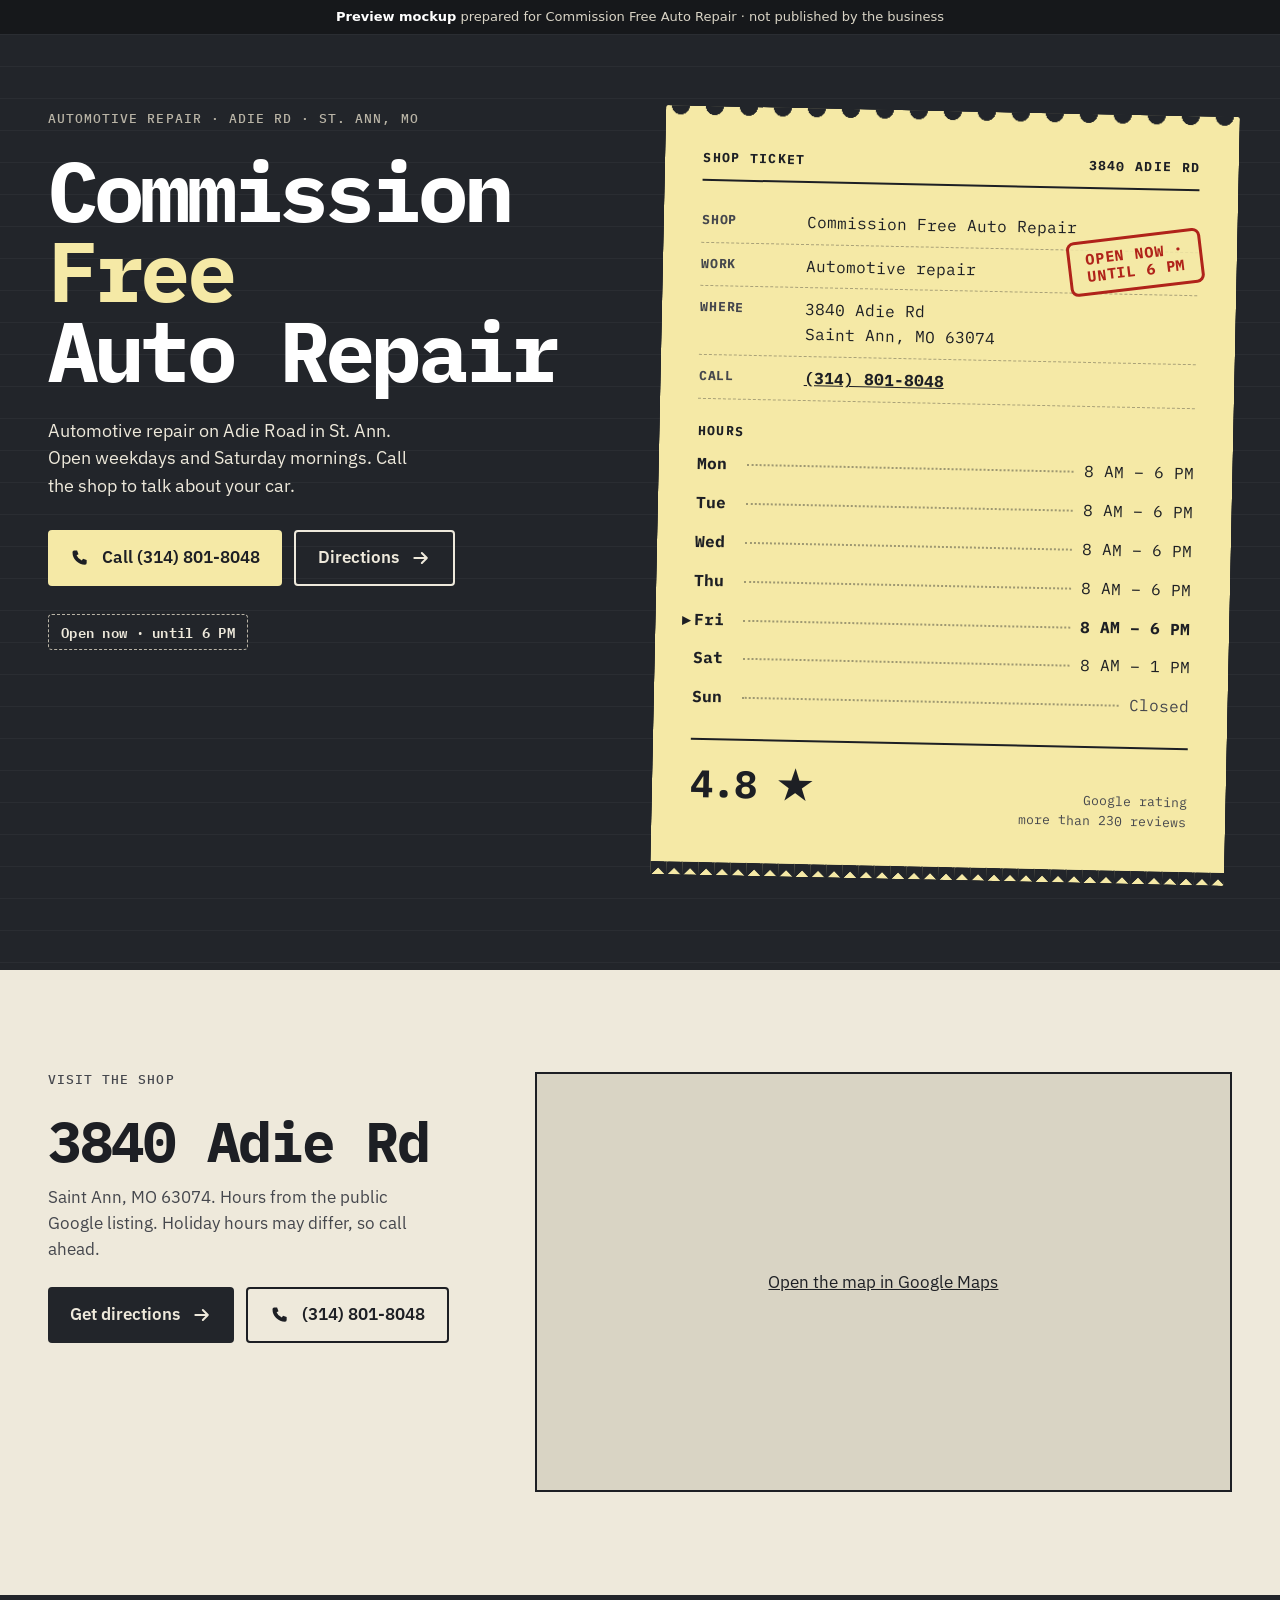
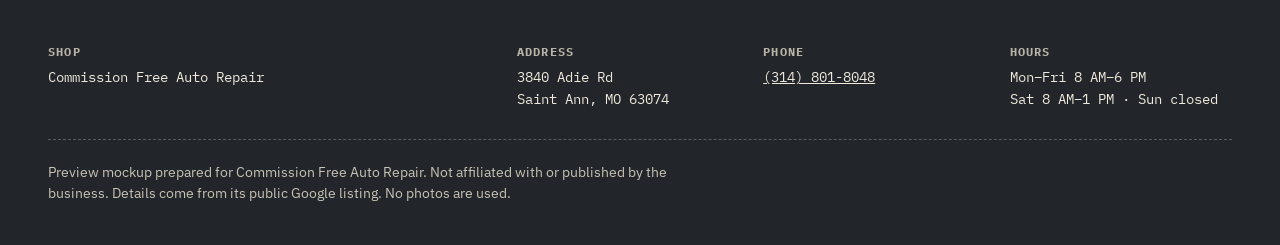
<file: commission-free-auto/index.html>
<!doctype html>
<html lang="en">
<head>
<meta charset="utf-8">
<meta name="viewport" content="width=device-width,initial-scale=1,viewport-fit=cover">
<title>Commission Free Auto Repair · Auto repair on Adie Rd, St. Ann, MO</title>
<meta name="description" content="Commission Free Auto Repair, 3840 Adie Rd, Saint Ann, MO 63074. Automotive repair. Call (314) 801-8048.">
<meta name="robots" content="noindex">
<meta name="theme-color" content="#22252A">
<link rel="preconnect" href="https://fonts.googleapis.com"><link rel="preconnect" href="https://fonts.gstatic.com" crossorigin>
<link rel="stylesheet" href="https://fonts.googleapis.com/css2?family=IBM+Plex+Mono:wght@400;500;700&amp;family=IBM+Plex+Sans:wght@400;600&amp;display=swap">
<!--
REDESIGN (Designer, 2026-11-19). Self-contained; no template.css. Layout: L5 Ticket / receipt (REFERENCE.md).
Idea: "A plain shop ticket: everything you need, nothing added." Type: IBM Plex Mono + IBM Plex Sans. Palette: graphite field, canary carbon-copy ticket, stamp red.
FACTS from /home/box/shared/webbiz/prospects.csv row "Commission Free Auto Repair" (2026-11-19): name, Auto repair, St. Ann, 3840 Adie Rd, Saint Ann, MO 63074, (314) 801-8048, Google 4.8 / 235 reviews (shown as "more than 230": the live Google map card on this page showed 237 on 2026-11-19), hours Mon–Fri 8 AM–6 PM; Sat 8 AM–1 PM; Sun closed.
SERVICES: omitted on purpose. The tracker lists only the trade category. Never invent a list.
REVIEWS: omitted on purpose. No real, sourced quotes in prospects.csv. Never write sample quotes.
Not used: the contact name and Yahoo email in the CSV contact field (not shown on prospect pages); no pricing or "commission" claims beyond the business name itself.
-->
<style>
*,*::before,*::after{box-sizing:border-box}
html{-webkit-text-size-adjust:100%;text-size-adjust:100%}
body{margin:0;overflow-x:hidden;-webkit-font-smoothing:antialiased}
img,svg,iframe{display:block;max-width:100%}
svg[hidden]{display:none}
a{color:inherit}
abbr[title]{text-decoration:none}
table{border-collapse:collapse}
.sr-only{position:absolute;width:1px;height:1px;overflow:hidden;clip:rect(0 0 0 0);white-space:nowrap}
.skip{position:absolute;left:12px;top:-80px;padding:10px 14px;border-radius:8px;z-index:9;background:#111;color:#fff;text-decoration:none}
.skip:focus{top:12px}
.ribbon{font:13px/1.4 system-ui,-apple-system,"Segoe UI",sans-serif;text-align:center;padding:8px 16px}
.map{position:relative;overflow:hidden}
.map iframe{position:absolute;inset:0;width:100%;height:100%;border:0}
.map__fallback{position:absolute;inset:0;display:grid;place-items:center;text-align:center;padding:24px}
@media (prefers-reduced-motion:reduce){*{transition:none!important;animation:none!important;scroll-behavior:auto!important}}

:root{--graphite:#22252A;--graphite-2:#2E3238;--canary:#F5E9A6;--canary-2:#EADB8A;--ink:#1D1F24;--ink-2:#45474D;--stamp:#B0231A;--cream:#EEE9DB;--mute:#B9B4A6;
--mono:"IBM Plex Mono",ui-monospace,Menlo,monospace;--sans:"IBM Plex Sans",system-ui,sans-serif}
body{background:var(--graphite);color:var(--cream);font:400 17px/1.55 var(--sans)}
.ribbon{background:#16181B;color:#D9D4C6}.ribbon b{color:#fff}
.wrap{max-width:1280px;margin:0 auto;padding:0 clamp(16px,4vw,48px)}
.mono{font-family:var(--mono)}
.hero{padding:clamp(40px,6vw,96px) 0 clamp(56px,7vw,110px);background:
 linear-gradient(rgba(255,255,255,.035) 1px,transparent 1px) 0 0/100% 32px}
.hero__grid{display:grid;grid-template-columns:minmax(0,1fr) minmax(0,1.05fr);gap:clamp(32px,5vw,80px);align-items:start}
.eyebrow{font:500 13px/1.3 var(--mono);letter-spacing:.08em;text-transform:uppercase;color:var(--mute);margin:0 0 22px}
h1{font:700 clamp(46px,6.6vw,96px)/.95 var(--mono);letter-spacing:-.045em;margin:0;color:#fff}
h1 em{font-style:normal;color:var(--canary)}
.lede{max-width:34ch;margin:26px 0 30px;font-size:clamp(17px,1.4vw,20px);color:var(--cream)}
.cta{display:flex;flex-wrap:wrap;gap:12px}
.btn{display:inline-flex;align-items:center;gap:12px;min-height:56px;padding:0 22px;border-radius:4px;font:600 17px/1 var(--sans);text-decoration:none}
.btn .ico{width:20px;height:20px}
.btn--call{background:var(--canary);color:var(--ink)}
.btn--call:hover{background:#fff6c4}
.btn--line{border:2px solid var(--cream);color:var(--cream)}
.btn--line:hover{background:rgba(255,255,255,.06)}
.status{display:inline-block;margin-top:28px;font:600 14px/1 var(--mono);letter-spacing:.02em;color:var(--cream);padding:10px 12px;border:1.5px dashed var(--mute);border-radius:4px}
/* ticket */
.ticket{position:relative;background:var(--canary);color:var(--ink);padding:44px clamp(20px,3vw,40px) 52px;border-radius:2px;
 box-shadow:0 30px 50px -24px rgba(0,0,0,.7);
 -webkit-mask:radial-gradient(circle 9px at 50% 0,transparent 98%,#000) top/34px 100% repeat-x;mask:radial-gradient(circle 9px at 50% 0,transparent 98%,#000) top/34px 100% repeat-x}
.ticket::after{content:"";position:absolute;left:0;right:0;bottom:-1px;height:14px;background:linear-gradient(135deg,var(--graphite) 50%,transparent 50%) 0 0/16px 14px repeat-x,linear-gradient(225deg,var(--graphite) 50%,transparent 50%) 0 0/16px 14px repeat-x}
.ticket__head{display:flex;justify-content:space-between;gap:12px;flex-wrap:wrap;font:700 13px/1.3 var(--mono);letter-spacing:.1em;text-transform:uppercase;border-bottom:2px solid var(--ink);padding-bottom:12px}
.ticket dl{margin:18px 0 0;font-family:var(--mono);font-size:16px}
.ticket .row{display:grid;grid-template-columns:9.5ch 1fr;gap:10px;padding:9px 0;border-bottom:1px dashed rgba(29,31,36,.35)}
.ticket dt{font-weight:700;letter-spacing:.06em;text-transform:uppercase;font-size:13px;padding-top:2px;color:var(--ink-2)}
.ticket dd{margin:0}
.ticket dd a{font-weight:700}
.ticket h2{font:700 13px/1.2 var(--mono);letter-spacing:.1em;text-transform:uppercase;margin:24px 0 6px}
table.hours{width:100%;font-family:var(--mono);font-size:16px}
.hours th,.hours td{padding:7px 0;text-align:left;font-weight:400;white-space:nowrap}
.hours th{width:5ch;font-weight:700}
.hours td{display:flex;gap:10px;align-items:baseline}
.hours .lead{flex:1;border-bottom:2px dotted rgba(29,31,36,.4);transform:translateY(-4px);min-width:12px}
.hours tr.off td{color:var(--ink-2)}
.hours tr.is-today th,.hours tr.is-today td{font-weight:700}
.hours tr.is-today th::before{content:"▸";margin-left:-1.2ch;width:1.2ch;display:inline-block}
.stamp{position:absolute;right:clamp(14px,3vw,34px);top:clamp(96px,10vw,120px);transform:rotate(-8deg);border:3px solid var(--stamp);color:var(--stamp);border-radius:8px;padding:8px 12px;font:700 15px/1.1 var(--mono);letter-spacing:.06em;text-transform:uppercase;max-width:15ch;text-align:center;background:rgba(245,233,166,.85)}
.stamp.is-closed{color:#4C4E54;border-color:#4C4E54}
.total{display:flex;justify-content:space-between;gap:12px;align-items:baseline;margin-top:22px;padding-top:14px;border-top:2px solid var(--ink);font-family:var(--mono)}
.total b{font-size:clamp(28px,3vw,40px);letter-spacing:-.03em}
.total span{font-size:13px;color:var(--ink-2);text-align:right}
/* visit */
.visit{background:var(--cream);color:var(--ink);padding:clamp(64px,8vw,120px) 0}
.visit__grid{display:grid;grid-template-columns:minmax(0,1fr) minmax(0,1.6fr);gap:clamp(24px,4vw,56px);align-items:stretch}
.visit .eyebrow{color:var(--ink-2)}
.visit h2{font:700 clamp(36px,4.4vw,64px)/1 var(--mono);letter-spacing:-.04em;margin:0 0 14px}
.visit p{margin:0 0 24px;color:var(--ink-2);max-width:36ch}
.visit .btn--call{background:var(--graphite);color:var(--cream)}
.visit .btn--call:hover{background:#000}
.visit .btn--line{border-color:var(--ink);color:var(--ink)}
.visit .btn--line:hover{background:rgba(0,0,0,.05)}
.map{min-height:420px;border:2px solid var(--ink);background:#d9d4c4}
.map iframe{filter:grayscale(1) sepia(.25) contrast(1.05)}
footer{padding:48px 0 40px;font-size:14px;color:var(--mute)}
.foot__row{display:grid;grid-template-columns:2fr 1fr 1fr 1fr;gap:24px;font-family:var(--mono);font-size:14px;color:var(--cream);padding-bottom:28px;border-bottom:1px dashed #575B62}
.foot__row b{display:block;font-size:12px;letter-spacing:.1em;text-transform:uppercase;color:var(--mute);margin-bottom:6px}
.foot__legal{margin:22px 0 0;max-width:80ch;color:#C8C3B5}
:focus-visible{outline:3px solid var(--canary);outline-offset:3px}
.visit :focus-visible,.ticket :focus-visible{outline-color:var(--stamp)}
@media (min-width:980px){.ticket{transform:rotate(1.2deg)}}
@media (max-width:980px){.hero__grid,.visit__grid{grid-template-columns:1fr}.foot__row{grid-template-columns:1fr 1fr}}
@media (max-width:560px){body{font-size:16px}.ticket dl,table.hours{font-size:15px}.ticket .row{grid-template-columns:1fr;gap:2px}.stamp{position:static;display:inline-block;transform:rotate(-3deg);margin:16px 0 4px}.map{min-height:300px}.foot__row{grid-template-columns:1fr}.btn{width:100%;justify-content:space-between}.btn--call{justify-content:flex-start}}

</style>
</head>
<body>
<a class="skip" href="#main">Skip to content</a>
<div class="ribbon"><b>Preview mockup</b> prepared for Commission Free Auto Repair · not published by the business</div>
<svg xmlns="http://www.w3.org/2000/svg" hidden>
 <symbol id="i-phone" viewBox="0 0 24 24"><path fill="currentColor" d="M5 3h3.5l1.7 4.4-2.3 1.4a11 11 0 0 0 6.3 6.3l1.4-2.3L20 14.5V18a2 2 0 0 1-2 2A15 15 0 0 1 3 5a2 2 0 0 1 2-2z"/></symbol>
 <symbol id="i-arrow" viewBox="0 0 24 24"><path d="M4 12h15m-6-6 6 6-6 6" fill="none" stroke="currentColor" stroke-width="2.4" stroke-linecap="round" stroke-linejoin="round"/></symbol>
 <symbol id="i-ne" viewBox="0 0 24 24"><path d="M7 17 17 7M8 7h9v9" fill="none" stroke="currentColor" stroke-width="2.4" stroke-linecap="round" stroke-linejoin="round"/></symbol>
</svg>
<main id="main">
<section class="hero" aria-labelledby="biz-name">
 <div class="wrap hero__grid">
  <div>
   <p class="eyebrow">Automotive repair · Adie Rd · St. Ann, MO</p>
   <h1 id="biz-name">Commission <em>Free</em><br>Auto Repair</h1>
   <p class="lede">Automotive repair on Adie Road in St. Ann. Open weekdays and Saturday mornings. Call the shop to talk about your car.</p>
   <div class="cta">
    <a class="btn btn--call" href="tel:+13148018048"><svg class="ico" aria-hidden="true"><use href="#i-phone"/></svg>Call (314) 801-8048</a>
    <a class="btn btn--line" href="https://www.google.com/maps/dir/?api=1&amp;destination=Commission+Free+Auto+Repair%2C+3840+Adie+Rd%2C+Saint+Ann%2C+MO+63074" target="_blank" rel="noopener">Directions<svg class="ico" aria-hidden="true"><use href="#i-arrow"/></svg></a>
   </div>
   <span class="status" data-status>Mon–Fri 8 AM–6 PM · Sat 8 AM–1 PM</span>
  </div>
  <div class="ticket" aria-labelledby="ticket-h">
   <div class="ticket__head"><span id="ticket-h">Shop ticket</span><span>3840 Adie Rd</span></div>
   <span class="stamp" data-status aria-hidden="true">Mon–Sat</span>
   <dl>
    <div class="row"><dt>Shop</dt><dd>Commission Free Auto Repair</dd></div>
    <div class="row"><dt>Work</dt><dd>Automotive repair</dd></div>
    <div class="row"><dt>Where</dt><dd>3840 Adie Rd<br>Saint Ann, MO 63074</dd></div>
    <div class="row"><dt>Call</dt><dd><a href="tel:+13148018048">(314) 801-8048</a></dd></div>
   </dl>
   <h2>Hours</h2>
   <table class="hours" data-hours data-tz="America/Chicago"><caption class="sr-only">Opening hours</caption><tbody><tr data-d="1" data-o="08:00" data-c="18:00"><th scope="row"><abbr title="Monday">Mon</abbr></th><td><span class="lead" aria-hidden="true"></span>8 AM – 6 PM</td></tr><tr data-d="2" data-o="08:00" data-c="18:00"><th scope="row"><abbr title="Tuesday">Tue</abbr></th><td><span class="lead" aria-hidden="true"></span>8 AM – 6 PM</td></tr><tr data-d="3" data-o="08:00" data-c="18:00"><th scope="row"><abbr title="Wednesday">Wed</abbr></th><td><span class="lead" aria-hidden="true"></span>8 AM – 6 PM</td></tr><tr data-d="4" data-o="08:00" data-c="18:00"><th scope="row"><abbr title="Thursday">Thu</abbr></th><td><span class="lead" aria-hidden="true"></span>8 AM – 6 PM</td></tr><tr data-d="5" data-o="08:00" data-c="18:00"><th scope="row"><abbr title="Friday">Fri</abbr></th><td><span class="lead" aria-hidden="true"></span>8 AM – 6 PM</td></tr><tr data-d="6" data-o="08:00" data-c="13:00"><th scope="row"><abbr title="Saturday">Sat</abbr></th><td><span class="lead" aria-hidden="true"></span>8 AM – 1 PM</td></tr><tr data-d="0" class="off"><th scope="row"><abbr title="Sunday">Sun</abbr></th><td><span class="lead" aria-hidden="true"></span>Closed</td></tr></tbody></table>
   <div class="total"><b>4.8 ★</b><span>Google rating<br>more than 230 reviews</span></div>
  </div>
 </div>
</section>
<section class="visit" aria-labelledby="visit-h">
 <div class="wrap visit__grid">
  <div>
   <p class="eyebrow">Visit the shop</p>
   <h2 id="visit-h">3840 Adie Rd</h2>
   <p>Saint Ann, MO 63074. Hours from the public Google listing. Holiday hours may differ, so call ahead.</p>
   <div class="cta">
    <a class="btn btn--call" href="https://www.google.com/maps/dir/?api=1&amp;destination=Commission+Free+Auto+Repair%2C+3840+Adie+Rd%2C+Saint+Ann%2C+MO+63074" target="_blank" rel="noopener">Get directions<svg class="ico" aria-hidden="true"><use href="#i-arrow"/></svg></a>
    <a class="btn btn--line" href="tel:+13148018048"><svg class="ico" aria-hidden="true"><use href="#i-phone"/></svg>(314) 801-8048</a>
   </div>
  </div>
  <div class="map"><div class="map__fallback"><a href="https://www.google.com/maps/search/?api=1&amp;query=Commission+Free+Auto+Repair%2C+3840+Adie+Rd%2C+Saint+Ann%2C+MO+63074" target="_blank" rel="noopener">Open the map in Google Maps</a></div><iframe title="Map showing Commission Free Auto Repair at 3840 Adie Rd, Saint Ann, MO 63074" src="https://www.google.com/maps?q=Commission+Free+Auto+Repair%2C+3840+Adie+Rd%2C+Saint+Ann%2C+MO+63074&amp;output=embed" loading="lazy" referrerpolicy="no-referrer-when-downgrade" allowfullscreen></iframe></div>
 </div>
</section>
</main>
<footer>
 <div class="wrap">
  <div class="foot__row"><div><b>Shop</b>Commission Free Auto Repair</div><div><b>Address</b>3840 Adie Rd<br>Saint Ann, MO 63074</div><div><b>Phone</b><a href="tel:+13148018048">(314) 801-8048</a></div><div><b>Hours</b>Mon–Fri 8 AM–6 PM<br>Sat 8 AM–1 PM · Sun closed</div></div>
  <p class="foot__legal">Preview mockup prepared for Commission Free Auto Repair. Not affiliated with or published by the business. Details come from its public Google listing. No photos are used.</p>
 </div>
</footer>
<script>
/* Open-now badge, shop time (America/Chicago). ?now=D-HH:MM (D: 0=Sun) overrides, for screenshots only. */
(function () {
  var t = document.querySelector('[data-hours]');
  if (!t || !window.Intl) return;
  var tz = t.getAttribute('data-tz') || 'America/Chicago', H = {}, d, m, i;
  var D = ['Sun','Mon','Tue','Wed','Thu','Fri','Sat'];
  [].forEach.call(t.querySelectorAll('tr[data-d]'), function (r) { H[r.getAttribute('data-d')] = { o: r.getAttribute('data-o'), c: r.getAttribute('data-c') }; });
  function mins(s) { var a = s.split(':'); return +a[0] * 60 + +a[1]; }
  function fmt(s) { var a = s.split(':'), h = +a[0], ap = h >= 12 ? 'PM' : 'AM'; h = h % 12 || 12; return h + (a[1] !== '00' ? ':' + a[1] : '') + ' ' + ap; }
  var q = location.search.match(/[?&]now=(\d)-(\d\d):(\d\d)/);
  if (q) { d = +q[1]; m = +q[2] * 60 + +q[3]; }
  else {
    var p = {};
    new Intl.DateTimeFormat('en-US', { timeZone: tz, weekday: 'short', hour: '2-digit', minute: '2-digit', hourCycle: 'h23' })
      .formatToParts(new Date()).forEach(function (x) { p[x.type] = x.value; });
    d = D.indexOf(p.weekday); m = (+p.hour % 24) * 60 + +p.minute;
  }
  if (d < 0) return;
  var h = H[d], open = !!(h && h.o && m >= mins(h.o) && m < mins(h.c)), txt = '';
  [].forEach.call(document.querySelectorAll('[data-hours] tr[data-d="' + d + '"], [data-day="' + d + '"]'), function (r) { r.classList.add('is-today'); });
  if (open) txt = 'Open now · until ' + fmt(h.c);
  else for (i = 0; i < 8; i++) {
    var n = H[(d + i) % 7];
    if (n && n.o && (i > 0 || m < mins(n.o))) { txt = 'Closed now · opens ' + (i === 0 ? 'today' : i === 1 ? 'tomorrow' : D[(d + i) % 7]) + ' ' + fmt(n.o); break; }
  }
  if (!txt) return;
  document.documentElement.classList.add(open ? 'shop-open' : 'shop-closed');
  [].forEach.call(document.querySelectorAll('[data-status]'), function (el) { el.textContent = txt; el.classList.add(open ? 'is-open' : 'is-closed'); });
})();
</script>
</body>
</html>
</file>
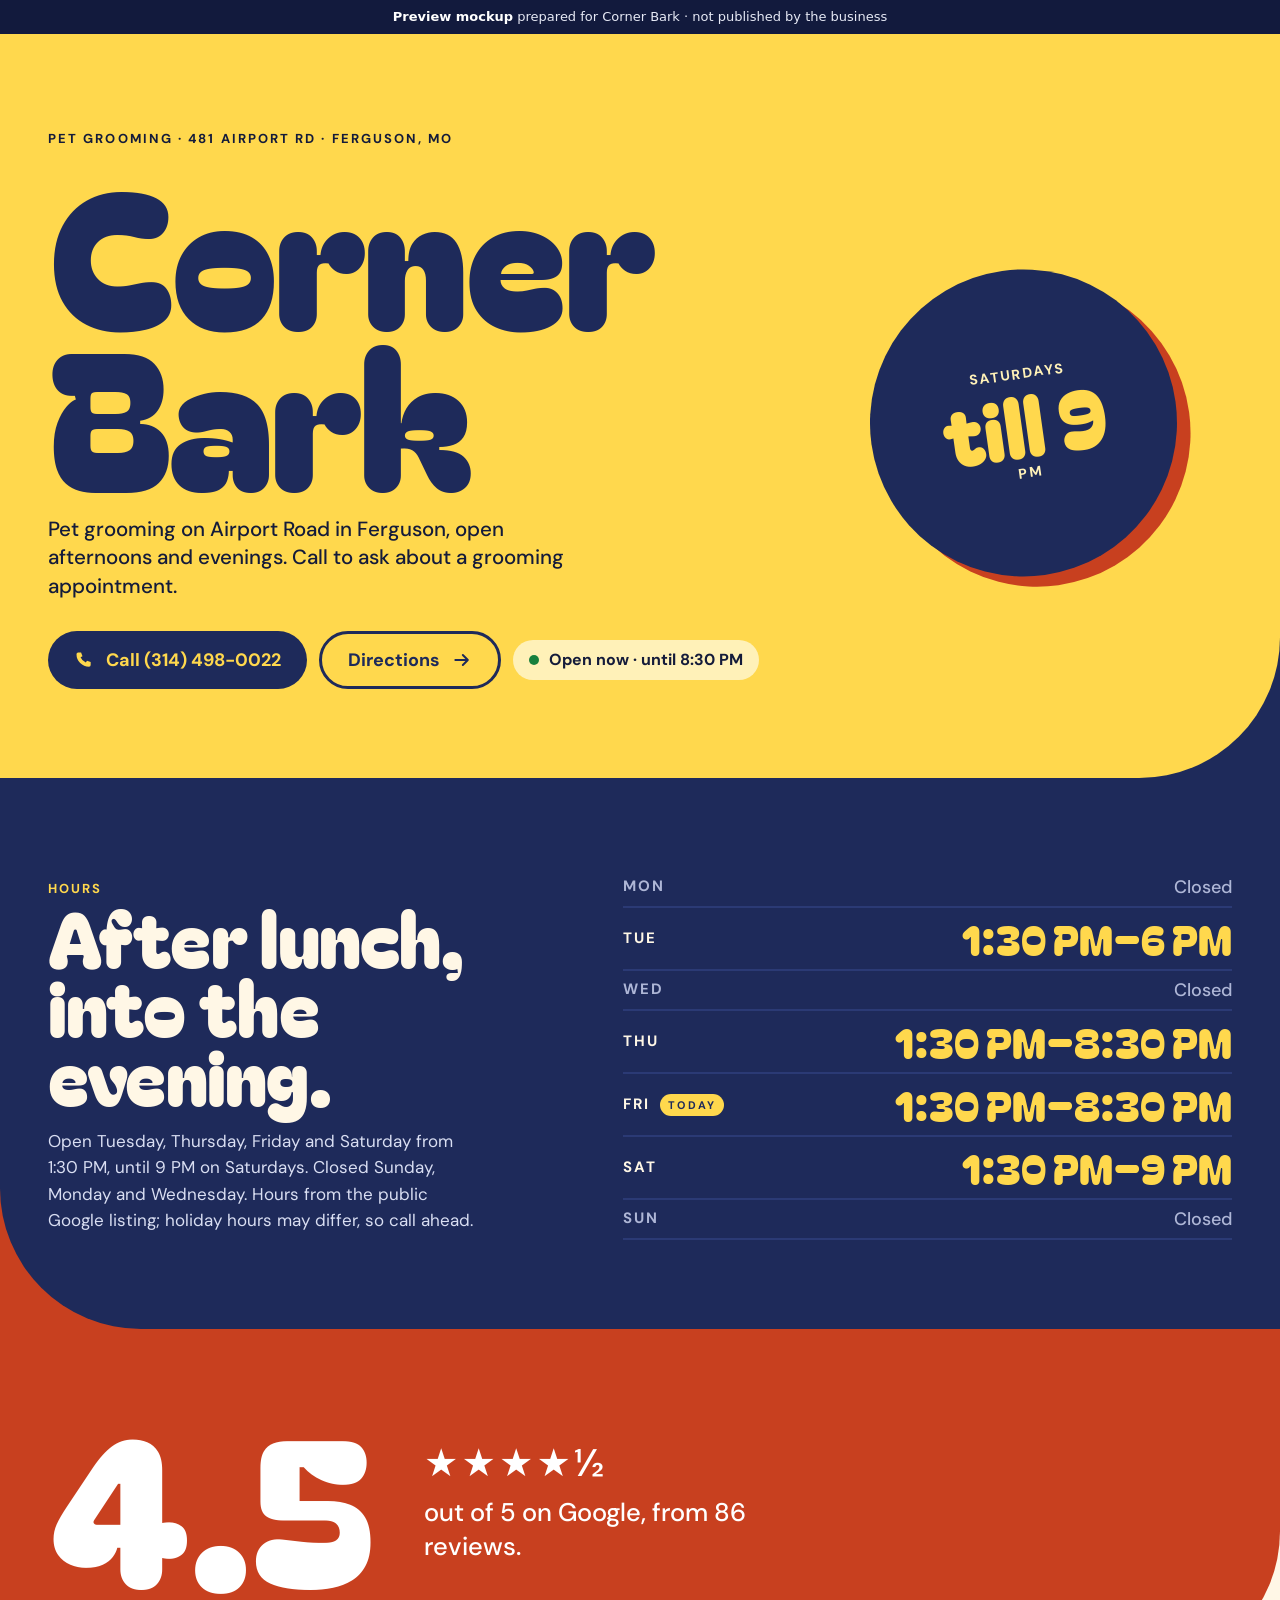
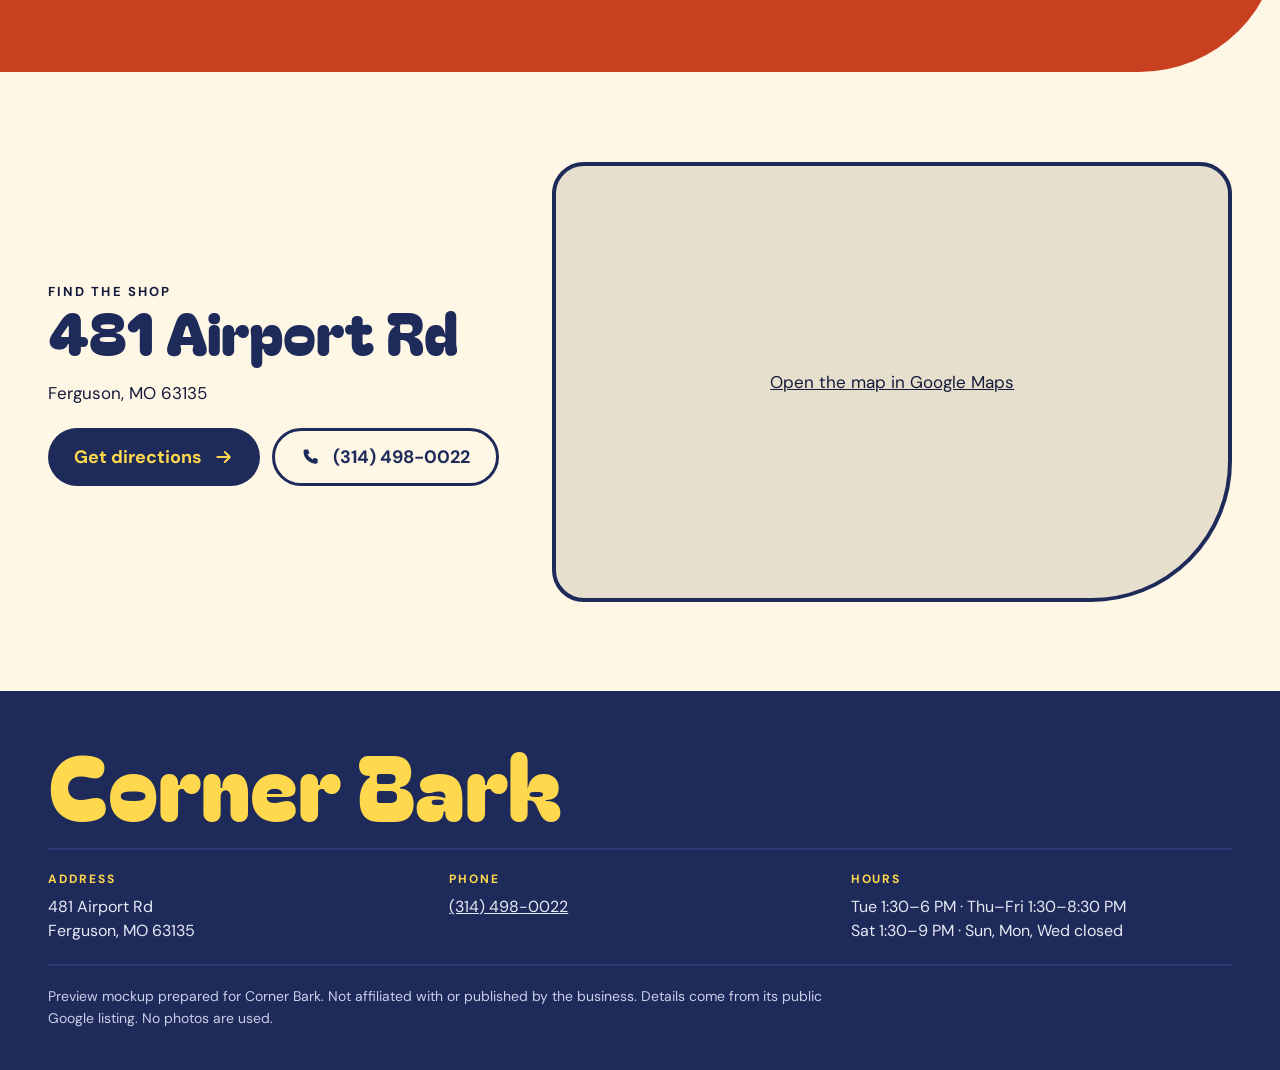
<file: corner-bark/index.html>
<!doctype html>
<html lang="en">
<head>
<meta charset="utf-8">
<meta name="viewport" content="width=device-width,initial-scale=1,viewport-fit=cover">
<title>Corner Bark · Pet groomer in Ferguson, MO</title>
<meta name="description" content="Corner Bark, 481 Airport Rd, Ferguson, MO 63135. Pet grooming, afternoons and evenings. Call (314) 498-0022.">
<meta name="robots" content="noindex">
<meta name="theme-color" content="#1E2A5A">
<link rel="preconnect" href="https://fonts.googleapis.com"><link rel="preconnect" href="https://fonts.gstatic.com" crossorigin>
<link rel="stylesheet" href="https://fonts.googleapis.com/css2?family=Bagel+Fat+One&amp;family=DM+Sans:wght@400;500;700&amp;display=swap">
<!--
REDESIGN (Designer, 2026-11-19). Self-contained; no template.css. Layout: L10 Full-bleed color bands (REFERENCE.md), each band with one big rounded "corner".
Idea: "An afternoon-and-evening groomer on a corner": loud bands, open till 9 on Saturdays. Type: Bagel Fat One + DM Sans. Palette: butter yellow, navy, tomato, cream.
FACTS from prospects.csv row "Corner Bark" (2026-11-19): Ferguson, 481 Airport Rd, Ferguson, MO 63135, (314) 498-0022, Google 4.5 / 86 reviews, hours Tue 1:30–6 PM; Thu–Fri 1:30–8:30 PM; Sat 1:30–9 PM; Sun–Mon and Wed closed.
SERVICES: omitted on purpose. The tracker lists only the trade category. Never invent a list. Promallu listing text not used (third-party copy).
REVIEWS: omitted on purpose. No real, sourced quotes in prospects.csv. Never write sample quotes.
Not used: the email on the CSV contact field.
-->
<style>
*,*::before,*::after{box-sizing:border-box}
html{-webkit-text-size-adjust:100%;text-size-adjust:100%}
body{margin:0;overflow-x:hidden;-webkit-font-smoothing:antialiased}
img,svg,iframe{display:block;max-width:100%}
svg[hidden]{display:none}
a{color:inherit}
abbr[title]{text-decoration:none}
table{border-collapse:collapse}
.sr-only{position:absolute;width:1px;height:1px;overflow:hidden;clip:rect(0 0 0 0);white-space:nowrap}
.skip{position:absolute;left:12px;top:-80px;padding:10px 14px;border-radius:8px;z-index:9;background:#111;color:#fff;text-decoration:none}
.skip:focus{top:12px}
.ribbon{font:13px/1.4 system-ui,-apple-system,"Segoe UI",sans-serif;text-align:center;padding:8px 16px}
.map{position:relative;overflow:hidden}
.map iframe{position:absolute;inset:0;width:100%;height:100%;border:0}
.map__fallback{position:absolute;inset:0;display:grid;place-items:center;text-align:center;padding:24px}
@media (prefers-reduced-motion:reduce){*{transition:none!important;animation:none!important;scroll-behavior:auto!important}}

:root{--butter:#FFD84D;--navy:#1E2A5A;--navy-2:#2B3A75;--tomato:#C8401F;--cream:#FFF7E6;--ink:#141B3A;
--d:"Bagel Fat One","Arial Rounded MT Bold",sans-serif;--s:"DM Sans",system-ui,sans-serif;--R:clamp(56px,11vw,180px)}
body{background:var(--navy);color:var(--ink);font:400 17px/1.55 var(--s)}
.ribbon{background:#121A3D;color:#E6E9F5}.ribbon b{color:#fff}
.wrap{max-width:1280px;margin:0 auto;padding:0 clamp(16px,4vw,48px)}
.band{position:relative}
.band__in{padding:clamp(56px,7vw,110px) 0}
.b1{background:var(--navy)}.b1 .band__in{background:var(--butter);border-bottom-right-radius:var(--R)}
.b2{background:var(--tomato)}.b2 .band__in{background:var(--navy);color:var(--cream);border-bottom-left-radius:var(--R)}
.b3{background:var(--cream)}.b3 .band__in{background:var(--tomato);color:#fff;border-bottom-right-radius:var(--R)}
.b4 .band__in{background:var(--cream)}
.sticker{position:absolute;right:clamp(48px,8vw,140px);top:50%;transform:translateY(-50%) rotate(-8deg);width:clamp(240px,24vw,340px);aspect-ratio:1;border-radius:50%;background:var(--navy);color:var(--butter);display:grid;place-content:center;text-align:center;gap:6px;box-shadow:12px 12px 0 var(--tomato)}
.sticker b{font:400 clamp(64px,6.4vw,96px)/.85 var(--d)}.sticker span{font:700 14px/1.3 var(--s);letter-spacing:.14em;text-transform:uppercase;color:#FFF1B8}
.b1 .wrap{position:relative}
@media (max-width:1100px){.sticker{display:none}}
.lab{font:700 13px/1.3 var(--s);letter-spacing:.16em;text-transform:uppercase}
h1{font:400 clamp(84px,15vw,236px)/.84 var(--d);color:var(--navy);margin:18px 0 0;letter-spacing:-.02em}
.sub{font:500 clamp(18px,1.6vw,22px)/1.4 var(--s);max-width:38ch;margin:24px 0 30px}
.cta{display:flex;flex-wrap:wrap;gap:12px;align-items:center}
.btn{display:inline-flex;align-items:center;gap:12px;min-height:58px;padding:0 26px;border-radius:999px;font:700 18px/1 var(--s);text-decoration:none}
.btn .ico{width:20px;height:20px}
.btn--n{background:var(--navy);color:var(--butter)}.btn--n:hover{background:#000}
.btn--l{border:3px solid var(--navy);color:var(--navy)}.btn--l:hover{background:rgba(30,42,90,.08)}
.status{display:inline-flex;align-items:center;gap:10px;font:700 16px/1 var(--s);padding:12px 16px;border-radius:999px;background:#FFF1B8;color:var(--ink)}
.status::before{content:"";width:10px;height:10px;border-radius:50%;background:#7A7F95}
.status.is-open::before{background:#17803D}
.status.is-closed::before{background:var(--tomato)}
.hgrid{display:grid;grid-template-columns:minmax(0,.9fr) minmax(0,1.1fr);gap:clamp(32px,6vw,96px);align-items:center}
h2{font:400 clamp(48px,6vw,96px)/.9 var(--d);margin:0 0 20px;letter-spacing:-.01em}
.b2 p{color:#D9DEF2;max-width:36ch;margin:0}
table.hours{width:100%}
.hours th,.hours td{text-align:left;padding:10px 0;border-bottom:2px solid var(--navy-2)}
.hours th{font:700 15px/1 var(--s);letter-spacing:.14em;text-transform:uppercase;width:30%}
.hours td{font:400 clamp(30px,3.2vw,48px)/1 var(--d);text-align:right;color:var(--butter)}
.hours tr.off th{color:#AEB6D6}
.hours tr.off td{font:500 18px/1 var(--s);color:#AEB6D6}
.hours tr.is-today th::after{content:"today";margin-left:10px;background:var(--butter);color:var(--navy);padding:4px 8px;border-radius:999px;font-size:11px}
.rgrid{display:flex;flex-wrap:wrap;align-items:center;gap:20px 48px}
.rgrid .big{max-width:none;font:400 clamp(110px,16vw,250px)/.8 var(--d);margin:0}
.rgrid p{font:500 clamp(20px,2vw,28px)/1.3 var(--s);margin:0;max-width:22ch}
.stars{font-size:clamp(28px,3vw,40px);letter-spacing:.08em;display:block;margin-bottom:8px}
.vgrid{display:grid;grid-template-columns:minmax(0,1fr) minmax(0,1.5fr);gap:clamp(24px,4vw,56px);align-items:center}
.map{min-height:440px;border-radius:32px 32px var(--R) 32px;border:4px solid var(--navy);background:#e7dfcd}
.map iframe{filter:saturate(.7) contrast(1.05)}
.addr{font:400 clamp(44px,4.6vw,72px)/.92 var(--d);color:var(--navy);margin:8px 0 12px}
.b4 p{margin:0 0 22px}
footer{background:var(--navy);color:#E6E9F5;padding:52px 0 40px}
.fname{font:400 clamp(44px,7vw,100px)/.9 var(--d);color:var(--butter);margin:0 0 24px}
.fgrid{display:grid;grid-template-columns:repeat(3,1fr);gap:20px;padding:20px 0;border-top:2px solid var(--navy-2);border-bottom:2px solid var(--navy-2);font-size:16px}
.fgrid b{display:block;font-size:12px;letter-spacing:.16em;text-transform:uppercase;color:var(--butter);margin-bottom:6px}
.legal{margin:20px 0 0;font-size:14px;max-width:80ch;color:#C9CFE6}
:focus-visible{outline:4px solid var(--navy);outline-offset:3px}
.b2 :focus-visible,footer :focus-visible{outline-color:var(--butter)}
@media (max-width:900px){.hgrid,.vgrid{grid-template-columns:1fr}.fgrid{grid-template-columns:1fr}}
@media (max-width:560px){body{font-size:16px}h1{font-size:clamp(76px,25vw,124px)}.btn{width:100%;justify-content:center}.map{min-height:320px}.hours th{width:34%}}

</style>
</head>
<body>
<a class="skip" href="#main">Skip to content</a>
<div class="ribbon"><b>Preview mockup</b> prepared for Corner Bark · not published by the business</div>
<svg xmlns="http://www.w3.org/2000/svg" hidden>
 <symbol id="i-phone" viewBox="0 0 24 24"><path fill="currentColor" d="M5 3h3.5l1.7 4.4-2.3 1.4a11 11 0 0 0 6.3 6.3l1.4-2.3L20 14.5V18a2 2 0 0 1-2 2A15 15 0 0 1 3 5a2 2 0 0 1 2-2z"/></symbol>
 <symbol id="i-arrow" viewBox="0 0 24 24"><path d="M4 12h15m-6-6 6 6-6 6" fill="none" stroke="currentColor" stroke-width="2.4" stroke-linecap="round" stroke-linejoin="round"/></symbol>
 <symbol id="i-ne" viewBox="0 0 24 24"><path d="M7 17 17 7M8 7h9v9" fill="none" stroke="currentColor" stroke-width="2.4" stroke-linecap="round" stroke-linejoin="round"/></symbol>
</svg>
<main id="main">
<header class="band b1" aria-labelledby="biz-name"><div class="band__in"><div class="wrap">
 <p class="sticker" aria-hidden="true"><span>Saturdays</span><b>till 9</b><span>PM</span></p>
 <span class="lab">Pet grooming · 481 Airport Rd · Ferguson, MO</span>
 <h1 id="biz-name">Corner<br>Bark</h1>
 <p class="sub">Pet grooming on Airport Road in Ferguson, open afternoons and evenings. Call to ask about a grooming appointment.</p>
 <div class="cta"><a class="btn btn--n" href="tel:+13144980022"><svg class="ico" aria-hidden="true"><use href="#i-phone"/></svg>Call (314) 498-0022</a><a class="btn btn--l" href="https://www.google.com/maps/dir/?api=1&amp;destination=Corner+Bark%2C+481+Airport+Rd%2C+Ferguson%2C+MO+63135" target="_blank" rel="noopener">Directions<svg class="ico" aria-hidden="true"><use href="#i-arrow"/></svg></a><span class="status" data-status>Tue, Thu–Sat · from 1:30 PM</span></div>
</div></div></header>
<section class="band b2" aria-labelledby="hrs-h"><div class="band__in"><div class="wrap hgrid">
 <div><span class="lab" style="color:var(--butter)">Hours</span><h2 id="hrs-h">After lunch, into the evening.</h2><p>Open Tuesday, Thursday, Friday and Saturday from 1:30 PM, until 9 PM on Saturdays. Closed Sunday, Monday and Wednesday. Hours from the public Google listing; holiday hours may differ, so call ahead.</p></div>
 <table class="hours" data-hours data-tz="America/Chicago"><caption class="sr-only">Opening hours</caption><tbody><tr data-d="1" class="off"><th scope="row"><abbr title="Monday">Mon</abbr></th><td>Closed</td></tr><tr data-d="2" data-o="13:30" data-c="18:00"><th scope="row"><abbr title="Tuesday">Tue</abbr></th><td>1:30 PM–6 PM</td></tr><tr data-d="3" class="off"><th scope="row"><abbr title="Wednesday">Wed</abbr></th><td>Closed</td></tr><tr data-d="4" data-o="13:30" data-c="20:30"><th scope="row"><abbr title="Thursday">Thu</abbr></th><td>1:30 PM–8:30 PM</td></tr><tr data-d="5" data-o="13:30" data-c="20:30"><th scope="row"><abbr title="Friday">Fri</abbr></th><td>1:30 PM–8:30 PM</td></tr><tr data-d="6" data-o="13:30" data-c="21:00"><th scope="row"><abbr title="Saturday">Sat</abbr></th><td>1:30 PM–9 PM</td></tr><tr data-d="0" class="off"><th scope="row"><abbr title="Sunday">Sun</abbr></th><td>Closed</td></tr></tbody></table>
</div></div></section>
<section class="band b3" aria-labelledby="r-h"><div class="band__in"><div class="wrap">
 <h2 class="sr-only" id="r-h">Google rating</h2>
 <div class="rgrid"><p class="big">4.5</p><p><span class="stars" aria-hidden="true">★★★★½</span>out of 5 on Google, from 86 reviews.</p></div>
</div></div></section>
<section class="band b4" aria-labelledby="v-h"><div class="band__in"><div class="wrap vgrid">
 <div><span class="lab">Find the shop</span><h2 class="sr-only" id="v-h">Address</h2><p class="addr">481 Airport Rd</p><p>Ferguson, MO 63135</p><div class="cta"><a class="btn btn--n" href="https://www.google.com/maps/dir/?api=1&amp;destination=Corner+Bark%2C+481+Airport+Rd%2C+Ferguson%2C+MO+63135" target="_blank" rel="noopener">Get directions<svg class="ico" aria-hidden="true"><use href="#i-arrow"/></svg></a><a class="btn btn--l" href="tel:+13144980022"><svg class="ico" aria-hidden="true"><use href="#i-phone"/></svg>(314) 498-0022</a></div></div>
 <div class="map"><div class="map__fallback"><a href="https://www.google.com/maps/search/?api=1&amp;query=Corner+Bark%2C+481+Airport+Rd%2C+Ferguson%2C+MO+63135" target="_blank" rel="noopener">Open the map in Google Maps</a></div><iframe title="Map showing Corner Bark at 481 Airport Rd, Ferguson, MO 63135" src="https://www.google.com/maps?q=Corner+Bark%2C+481+Airport+Rd%2C+Ferguson%2C+MO+63135&amp;output=embed" loading="lazy" referrerpolicy="no-referrer-when-downgrade" allowfullscreen></iframe></div>
</div></div></section>
</main>
<footer>
 <div class="wrap">
  <p class="fname">Corner Bark</p>
  <div class="fgrid"><div><b>Address</b>481 Airport Rd<br>Ferguson, MO 63135</div><div><b>Phone</b><a href="tel:+13144980022">(314) 498-0022</a></div><div><b>Hours</b>Tue 1:30–6 PM · Thu–Fri 1:30–8:30 PM<br>Sat 1:30–9 PM · Sun, Mon, Wed closed</div></div>
  <p class="legal">Preview mockup prepared for Corner Bark. Not affiliated with or published by the business. Details come from its public Google listing. No photos are used.</p>
 </div>
</footer>
<script>
/* Open-now badge, shop time (America/Chicago). ?now=D-HH:MM (D: 0=Sun) overrides, for screenshots only. */
(function () {
  var t = document.querySelector('[data-hours]');
  if (!t || !window.Intl) return;
  var tz = t.getAttribute('data-tz') || 'America/Chicago', H = {}, d, m, i;
  var D = ['Sun','Mon','Tue','Wed','Thu','Fri','Sat'];
  [].forEach.call(t.querySelectorAll('tr[data-d]'), function (r) { H[r.getAttribute('data-d')] = { o: r.getAttribute('data-o'), c: r.getAttribute('data-c') }; });
  function mins(s) { var a = s.split(':'); return +a[0] * 60 + +a[1]; }
  function fmt(s) { var a = s.split(':'), h = +a[0], ap = h >= 12 ? 'PM' : 'AM'; h = h % 12 || 12; return h + (a[1] !== '00' ? ':' + a[1] : '') + ' ' + ap; }
  var q = location.search.match(/[?&]now=(\d)-(\d\d):(\d\d)/);
  if (q) { d = +q[1]; m = +q[2] * 60 + +q[3]; }
  else {
    var p = {};
    new Intl.DateTimeFormat('en-US', { timeZone: tz, weekday: 'short', hour: '2-digit', minute: '2-digit', hourCycle: 'h23' })
      .formatToParts(new Date()).forEach(function (x) { p[x.type] = x.value; });
    d = D.indexOf(p.weekday); m = (+p.hour % 24) * 60 + +p.minute;
  }
  if (d < 0) return;
  var h = H[d], open = !!(h && h.o && m >= mins(h.o) && m < mins(h.c)), txt = '';
  [].forEach.call(document.querySelectorAll('[data-hours] tr[data-d="' + d + '"], [data-day="' + d + '"]'), function (r) { r.classList.add('is-today'); });
  if (open) txt = 'Open now · until ' + fmt(h.c);
  else for (i = 0; i < 8; i++) {
    var n = H[(d + i) % 7];
    if (n && n.o && (i > 0 || m < mins(n.o))) { txt = 'Closed now · opens ' + (i === 0 ? 'today' : i === 1 ? 'tomorrow' : D[(d + i) % 7]) + ' ' + fmt(n.o); break; }
  }
  if (!txt) return;
  document.documentElement.classList.add(open ? 'shop-open' : 'shop-closed');
  [].forEach.call(document.querySelectorAll('[data-status]'), function (el) { el.textContent = txt; el.classList.add(open ? 'is-open' : 'is-closed'); });
})();
</script>
</body>
</html>
</file>
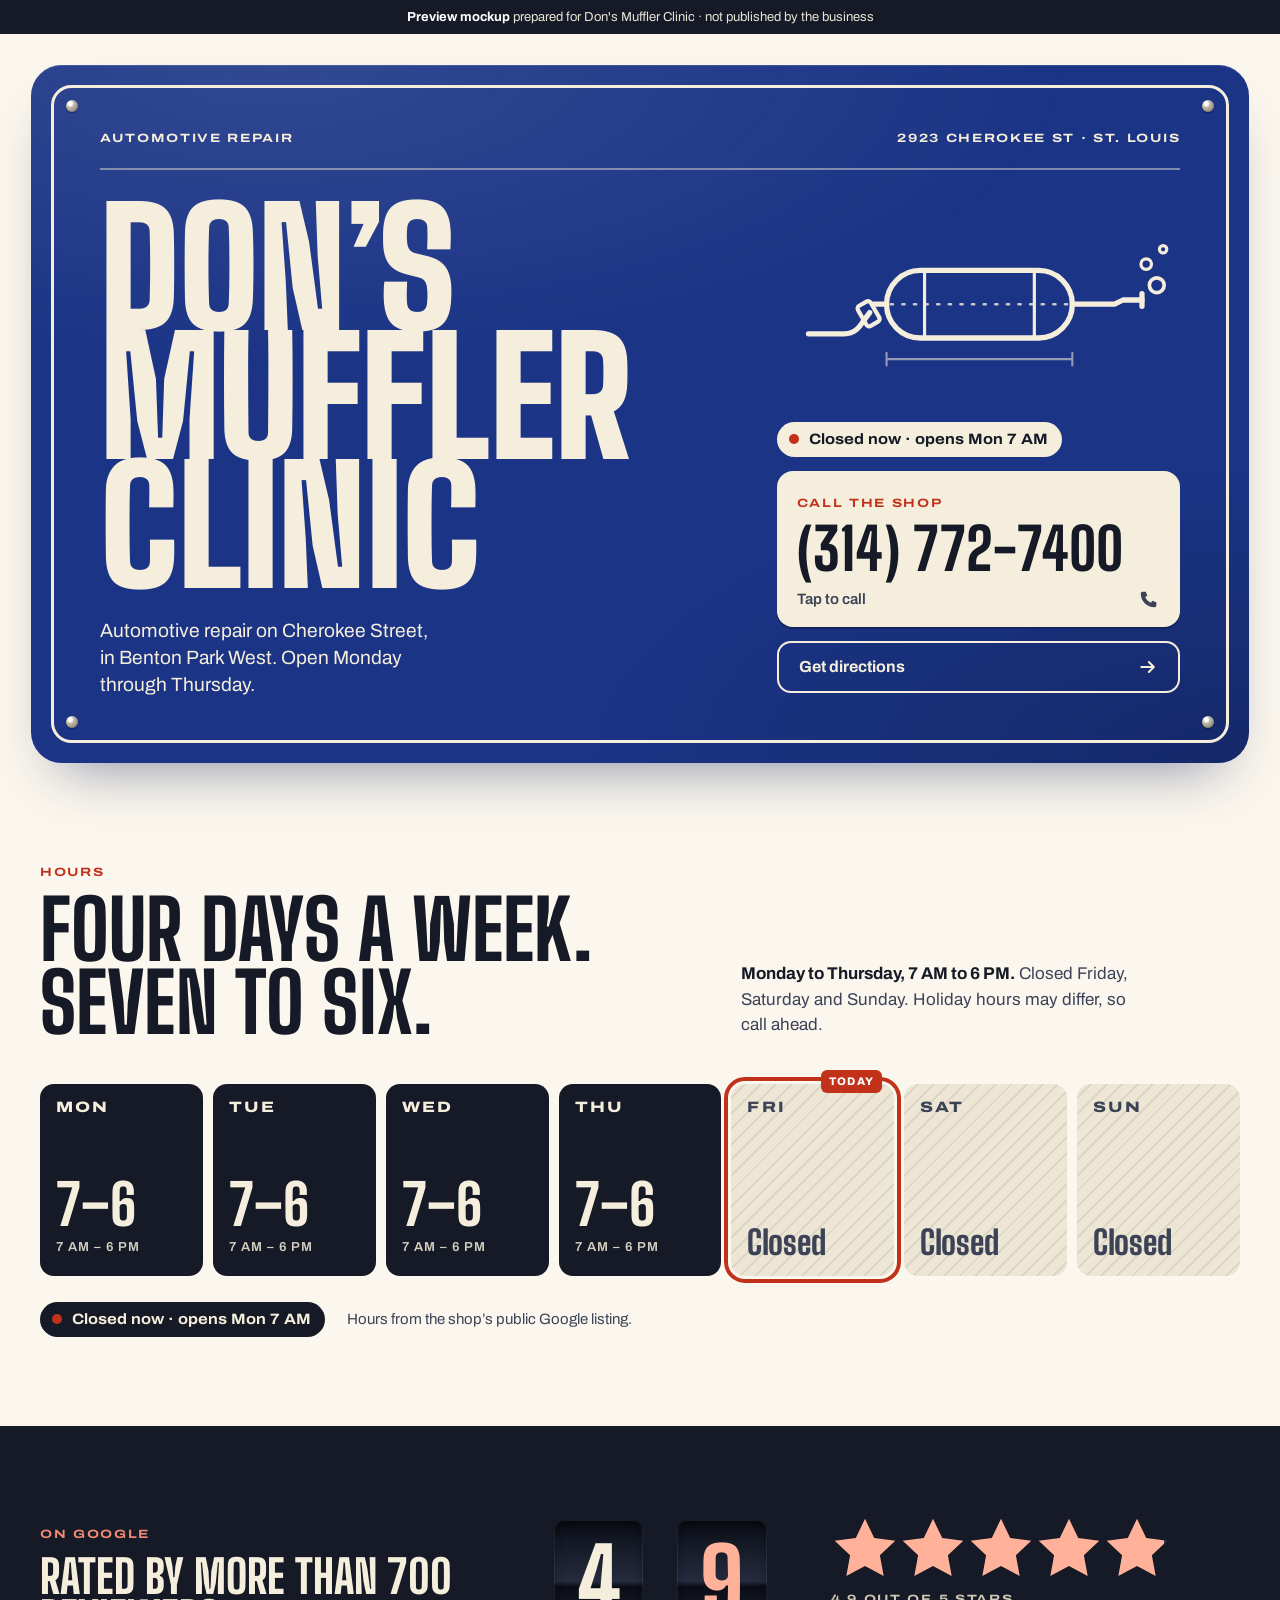
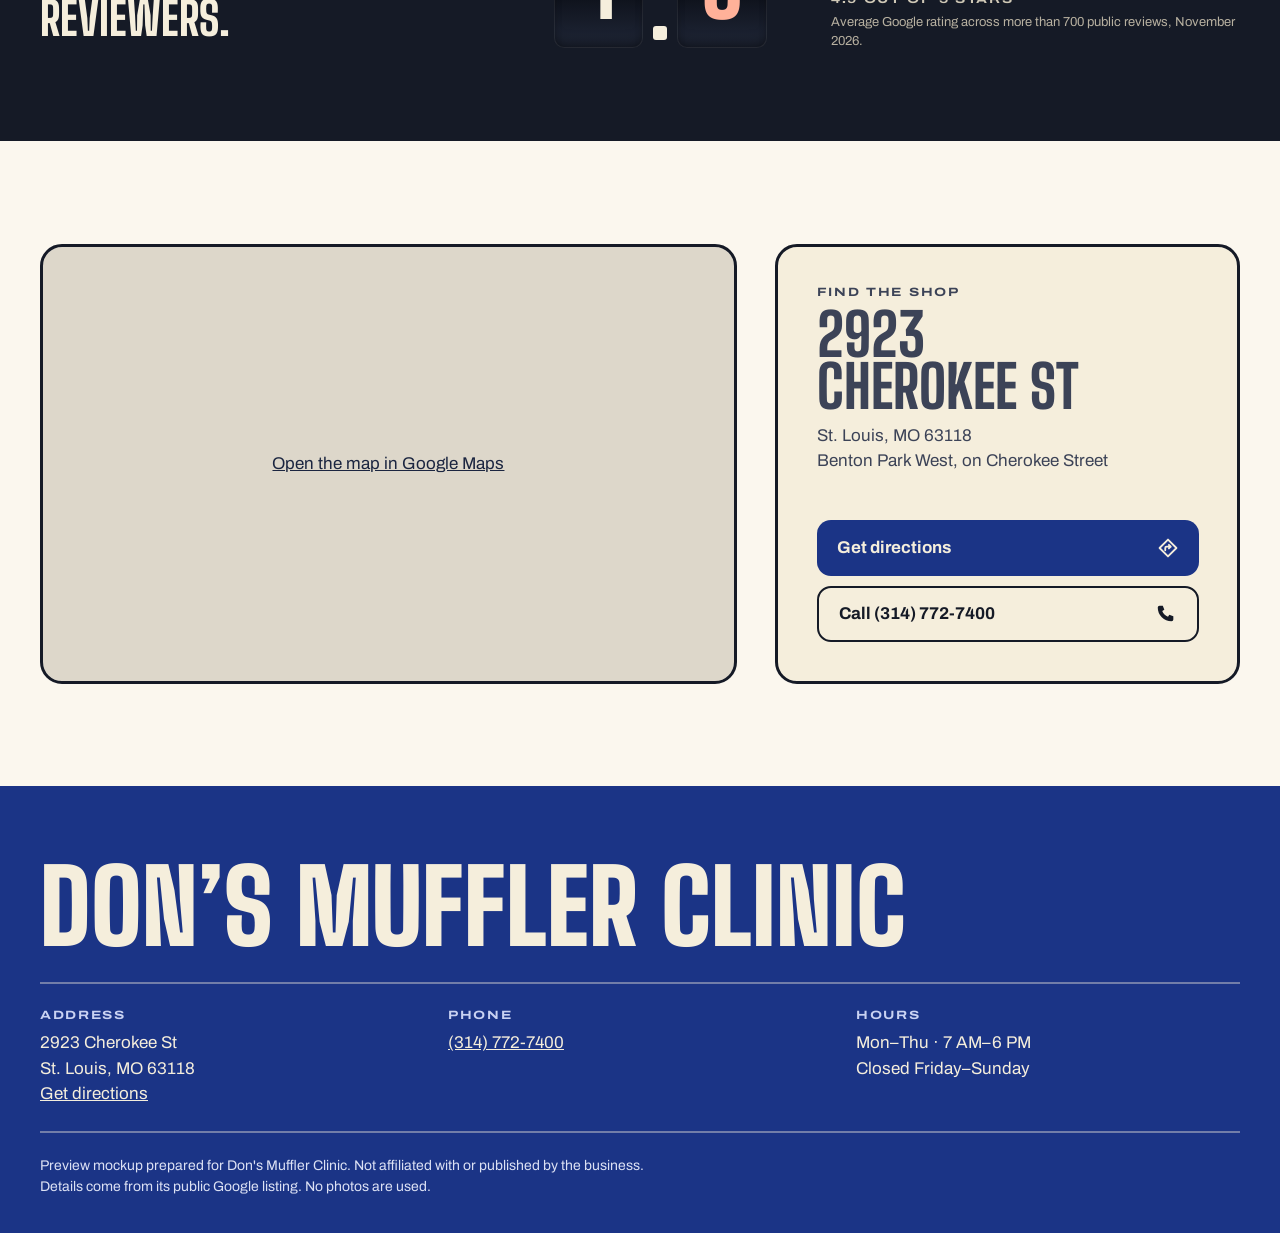
<file: dons-muffler-clinic/index.html>
<!doctype html>
<html lang="en">
<head>
<meta charset="utf-8">
<meta name="viewport" content="width=device-width,initial-scale=1,viewport-fit=cover">
<title>Don's Muffler Clinic · Automotive repair · 2923 Cherokee St, St. Louis</title>
<meta name="description" content="Don's Muffler Clinic, 2923 Cherokee St, St. Louis, MO 63118. Automotive repair. Open Monday to Thursday, 7 AM to 6 PM. Call (314) 772-7400.">
<meta name="robots" content="noindex">
<meta name="theme-color" content="#1B3486">
<link rel="preconnect" href="https://fonts.googleapis.com"><link rel="preconnect" href="https://fonts.gstatic.com" crossorigin>
<link rel="stylesheet" href="https://fonts.googleapis.com/css2?family=Archivo:wdth,wght@62..125,400..800&amp;family=Big+Shoulders+Display:wght@700;800;900&amp;display=swap">
<!--
  PROOF REDESIGN (Designer, 2026-11-19). Built from scratch; does not use ../template.css.
  Layout: "Signage / porcelain enamel sign" + "week strip" (see /workspace/design/reference/REFERENCE.md, layouts L6 signage + L9 week strip + L13 big number).
  FACTS: only from /home/box/shared/webbiz/prospects.csv, row "Don's Muffler Clinic" (date_found 2026-11-19):
    name, category "Auto repair", neighborhood "Benton Park West / Cherokee Street", address "2923 Cherokee St, St. Louis, MO 63118",
    phone (314) 772-7400, Google rating 4.9 from 722 reviews, hours "Mon–Thu 7 AM–6 PM; Fri–Sun closed (per Google/Exa, 2026-11-19)".
  HOURS SOURCE: Google/Exa listing via prospects.csv hours field (checked 2026-11-19), approved by Travis 2026-11-19 (prefer Google).
    Conflicting alternative NOT used: DutchtownSTL.org lists Mon–Fri 9 AM–5 PM and Sat 8 AM–2 PM.
  SERVICES: omitted on purpose. The tracker lists only "Automotive repair"; muffler work is only implied by the shop's name, so no service list or claims.
  REVIEWS: omitted on purpose. prospects.csv has no review quotes for this business. Never write sample quotes.
  The muffler drawing in the sign is decoration drawn from the shop's own name, not a service claim.
-->
<style>
:root{
  --cobalt:#1B3486;      /* enamel sign blue */
  --cobalt-deep:#12245F;
  --cream:#F5EEDC;       /* enamel cream */
  --paper:#FBF7EE;       /* page */
  --ink:#151A26;         /* blue-tinted near black */
  --ink-2:#3C4357;       /* secondary text on paper: 9.6:1 */
  --rule:#D9D0BA;
  --red:#C2321B;         /* signal red: 5.3:1 on paper */
  --green:#1E6B3A;
  --sans:"Archivo",system-ui,-apple-system,"Segoe UI",sans-serif;
  --sign:"Big Shoulders Display","Archivo",Impact,sans-serif;
  --gut:clamp(16px,3.2vw,40px);
  --max:1320px;
}
*,*::before,*::after{box-sizing:border-box}
html{-webkit-text-size-adjust:100%;text-size-adjust:100%}
body{margin:0;background:var(--paper);color:var(--ink);font:400 17px/1.5 var(--sans);font-variation-settings:"wdth" 100;-webkit-font-smoothing:antialiased;overflow-x:hidden}
a{color:inherit}
img,svg,iframe{display:block;max-width:100%}
svg[hidden]{display:none}
.sr-only{position:absolute;width:1px;height:1px;overflow:hidden;clip:rect(0 0 0 0);white-space:nowrap}
.skip{position:absolute;left:12px;top:-60px;background:var(--ink);color:var(--paper);padding:10px 14px;border-radius:8px;z-index:9}
.skip:focus{top:12px}
:focus-visible{outline:3px solid var(--red);outline-offset:3px}
.wrap{max-width:var(--max);margin:0 auto;padding:0 var(--gut)}
.label{font:700 12px/1.2 var(--sans);font-variation-settings:"wdth" 125;letter-spacing:.14em;text-transform:uppercase}

/* mock ribbon */
.ribbon{background:var(--ink);color:#E9E4D6;font-size:13px;line-height:1.4;text-align:center;padding:8px var(--gut)}
.ribbon b{font-weight:700;color:#fff}

/* ---------- 1. THE SIGN ---------- */
.sign-zone{padding:clamp(12px,2.4vw,32px) clamp(12px,2.4vw,32px) 0}
.sign{position:relative;max-width:1376px;margin:0 auto;background:var(--cobalt);color:var(--cream);border-radius:clamp(18px,2.4vw,34px);padding:clamp(14px,1.6vw,20px);
  box-shadow:0 1px 0 rgba(255,255,255,.12) inset,0 30px 60px -30px rgba(18,36,95,.55)}
.sign::before{content:"";position:absolute;inset:0;border-radius:inherit;pointer-events:none;
  background:radial-gradient(120% 80% at 20% 0%,rgba(255,255,255,.10),transparent 55%),radial-gradient(90% 70% at 100% 100%,rgba(0,0,0,.22),transparent 60%)}
.sign__inner{position:relative;border:3px solid var(--cream);border-radius:clamp(10px,1.6vw,22px);padding:clamp(22px,3.4vw,52px) clamp(20px,3.6vw,56px) clamp(24px,3.2vw,48px)}
.rivet{position:absolute;width:12px;height:12px;border-radius:50%;background:radial-gradient(circle at 35% 30%,#fff 0 18%,#C9C2B0 30%,#8D8779 75%);box-shadow:0 1px 1px rgba(0,0,0,.4)}
.rivet:nth-child(1){top:12px;left:12px}.rivet:nth-child(2){top:12px;right:12px}.rivet:nth-child(3){bottom:12px;left:12px}.rivet:nth-child(4){bottom:12px;right:12px}
.sign__top{display:flex;justify-content:space-between;gap:16px;flex-wrap:wrap;padding-bottom:clamp(14px,2vw,22px);border-bottom:2px solid rgba(245,238,220,.45)}
.sign__grid{display:grid;grid-template-columns:minmax(0,1.55fr) minmax(0,1fr);gap:clamp(24px,4vw,64px);align-items:end;padding-top:clamp(18px,2.6vw,36px)}
.name{font-family:var(--sign);font-weight:900;text-transform:uppercase;margin:0;line-height:.8;letter-spacing:-.005em;font-size:clamp(84px,12.6vw,196px)}
.name span{display:block}
.name .apos{letter-spacing:-.04em}
.sign__lede{margin:clamp(18px,2.4vw,28px) 0 0;max-width:30ch;font-size:clamp(17px,1.5vw,21px);line-height:1.4;color:var(--cream)}
.sign__side{display:flex;flex-direction:column;gap:14px;padding-bottom:6px}
.emblem{width:100%;max-width:380px;height:auto;align-self:flex-end;margin:0 0 clamp(8px,2vw,36px);color:var(--cream)}
.status{display:inline-flex;align-items:center;gap:10px;align-self:flex-start;font:700 15px/1 var(--sans);font-variation-settings:"wdth" 110;padding:10px 14px 10px 12px;border-radius:999px;background:var(--cream);color:var(--ink)}
.status::before{content:"";width:10px;height:10px;border-radius:50%;background:#8C8778;flex:none}
.status.is-open::before{background:#25A04F;box-shadow:0 0 0 4px rgba(37,160,79,.22)}
.status.is-closed::before{background:var(--red)}
.callcard{display:block;text-decoration:none;background:var(--cream);color:var(--ink);border-radius:16px;padding:18px 20px 16px;transition:transform .15s ease,box-shadow .15s ease;box-shadow:0 2px 0 var(--cobalt-deep)}
.callcard:hover{transform:translateY(-2px);box-shadow:0 6px 0 var(--cobalt-deep)}
.callcard .label{color:var(--red)}
.callcard .num{display:block;white-space:nowrap;font-family:var(--sign);font-weight:800;font-size:clamp(34px,max(3.9vw,10.5vw - 6px),58px);line-height:1;margin-top:6px;letter-spacing:.005em;font-variant-numeric:tabular-nums}
.callcard .go{display:flex;justify-content:space-between;align-items:center;margin-top:10px;font-weight:600;font-size:15px;color:var(--ink-2)}
.callcard .go svg{width:22px;height:22px}
.dirlink{display:flex;align-items:center;justify-content:space-between;gap:12px;min-height:52px;padding:0 20px;border:2px solid var(--cream);border-radius:14px;text-decoration:none;font-weight:700;font-size:16px;color:var(--cream)}
.dirlink:hover{background:rgba(245,238,220,.1)}
.dirlink svg{width:20px;height:20px}

/* ---------- 2. THE WEEK ---------- */
.week{padding:clamp(64px,8vw,120px) 0 clamp(56px,7vw,100px)}
.week__head{display:grid;grid-template-columns:minmax(0,1.3fr) minmax(0,1fr);gap:clamp(20px,4vw,64px);align-items:end;margin-bottom:clamp(28px,3.6vw,48px)}
.kicker{color:var(--red);margin:0 0 14px}
.h2{font-family:var(--sign);font-weight:800;text-transform:uppercase;font-size:clamp(46px,6.4vw,100px);line-height:.88;margin:0;letter-spacing:.002em}
.week__note{margin:0;color:var(--ink-2);max-width:40ch}
.week__note strong{color:var(--ink)}
table.days{width:100%;border-collapse:separate;border-spacing:0;table-layout:fixed}
.days caption{text-align:left}
.days thead{display:none}
.days tbody{display:grid;grid-template-columns:repeat(7,minmax(0,1fr));gap:10px}
.days tr{display:flex;flex-direction:column;justify-content:space-between;min-height:clamp(150px,15vw,210px);padding:16px 16px 18px;border-radius:14px;background:var(--ink);color:var(--cream);position:relative}
.days th,.days td{display:block;padding:0;text-align:left}
.days th{font:800 15px/1 var(--sans);font-variation-settings:"wdth" 125;letter-spacing:.14em;text-transform:uppercase}
.days td .t{display:block;font-family:var(--sign);font-weight:800;font-size:clamp(40px,4.4vw,68px);line-height:.9;font-variant-numeric:tabular-nums}
.days td .ap{display:block;font-size:13px;font-weight:600;letter-spacing:.08em;margin-top:8px;opacity:.85}
.days tr.off{background:repeating-linear-gradient(-45deg,transparent 0 9px,rgba(21,26,38,.08) 9px 11px),#EDE6D4;color:var(--ink-2)}
.days tr.off td .t{font-size:clamp(26px,2.6vw,38px);color:var(--ink-2)}
.days tr.is-today{outline:4px solid var(--red);outline-offset:3px}
.days tr.is-today::after{content:"Today";position:absolute;top:-14px;right:12px;background:var(--red);color:#fff;font:800 11px/1 var(--sans);letter-spacing:.12em;text-transform:uppercase;padding:6px 8px;border-radius:6px}
.week__foot{display:flex;flex-wrap:wrap;align-items:center;gap:12px 22px;margin-top:26px;color:var(--ink-2);font-size:15px}
.week__foot .status{background:var(--ink);color:var(--cream)}

/* ---------- 3. GAUGES ---------- */
.gauges{background:var(--ink);color:var(--cream);padding:clamp(56px,7vw,104px) 0}
.gauges__grid{display:grid;grid-template-columns:minmax(0,1.1fr) auto minmax(0,1fr);gap:clamp(24px,5vw,80px);align-items:center}
.gauges .kicker{color:#F08A74}
.gauges .h3{font-family:var(--sign);font-weight:800;text-transform:uppercase;font-size:clamp(34px,3.6vw,54px);line-height:.92;margin:0}
.gauge .label{color:#CFC8B6;display:block;margin-top:14px}
.odo{display:flex;gap:6px}
.odo span{display:grid;place-items:center;width:clamp(64px,7vw,104px);height:clamp(92px,10vw,148px);border-radius:10px;background:linear-gradient(#0B0E16,#242B3D 48%,#0B0E16 52%,#202738);
  font-family:var(--sign);font-weight:800;font-size:clamp(60px,7.4vw,112px);line-height:1;color:var(--cream);box-shadow:inset 0 0 0 1px rgba(255,255,255,.08),inset 0 10px 14px -8px rgba(0,0,0,.7),inset 0 -10px 14px -8px rgba(0,0,0,.7)}
.odo span.dot{width:14px;height:14px;border-radius:3px;background:var(--cream);box-shadow:none;align-self:end;margin:0 4px 8px;font-size:0}
.odo span.hl{color:#FFB199}
.stars{position:relative;width:min(100%,340px);aspect-ratio:240/44;background:#343C52;-webkit-mask:url("data:image/svg+xml,%3Csvg xmlns='http://www.w3.org/2000/svg' viewBox='0 0 48 44'%3E%3Cpath d='M24 2l6.5 13.6 14.9 1.9-10.9 10.3 2.7 14.8L24 35.4 10.8 42.6l2.7-14.8L2.6 17.5l14.9-1.9z' fill='%23000'/%3E%3C/svg%3E") left/20% 100% repeat-x;mask:url("data:image/svg+xml,%3Csvg xmlns='http://www.w3.org/2000/svg' viewBox='0 0 48 44'%3E%3Cpath d='M24 2l6.5 13.6 14.9 1.9-10.9 10.3 2.7 14.8L24 35.4 10.8 42.6l2.7-14.8L2.6 17.5l14.9-1.9z' fill='%23000'/%3E%3C/svg%3E") left/20% 100% repeat-x}
.stars__fill{position:absolute;inset:0 auto 0 0;background:#FFB199}
.gauge small{display:block;color:#B7B0A0;font-size:13px;margin-top:6px}

/* ---------- 4. VISIT ---------- */
.visit{padding:clamp(64px,8vw,120px) 0}
.visit__grid{display:grid;grid-template-columns:minmax(0,1.5fr) minmax(0,1fr);gap:clamp(20px,3vw,40px);align-items:stretch}
.map{position:relative;min-height:440px;border-radius:22px;overflow:hidden;background:#DCD5C3;border:3px solid var(--ink)}
.map iframe{position:absolute;inset:0;width:100%;height:100%;border:0;filter:grayscale(1) contrast(1.08) brightness(1.03)}
.map::after{content:"";position:absolute;inset:0;background:var(--cobalt);mix-blend-mode:screen;opacity:.22;pointer-events:none}
.map__fallback{position:absolute;inset:0;display:grid;place-items:center;text-align:center;padding:24px}
.addr{display:flex;flex-direction:column;justify-content:space-between;gap:28px;background:var(--cream);border-radius:22px;padding:clamp(24px,3vw,40px);border:3px solid var(--ink)}
.addr .street{font-family:var(--sign);font-weight:800;text-transform:uppercase;font-size:clamp(44px,4.6vw,72px);line-height:.88;margin:10px 0 10px}
.addr p{margin:0;color:var(--ink-2)}
.btns{display:grid;gap:10px}
.btn{display:flex;align-items:center;justify-content:space-between;gap:12px;min-height:56px;padding:0 20px;border-radius:14px;text-decoration:none;font-weight:700;font-size:17px}
.btn svg{width:22px;height:22px;flex:none}
.btn--solid{background:var(--cobalt);color:var(--cream)}
.btn--solid:hover{background:var(--cobalt-deep)}
.btn--line{border:2px solid var(--ink);color:var(--ink)}
.btn--line:hover{background:#EDE6D4}

/* ---------- FOOTER ---------- */
.foot{background:var(--cobalt);color:var(--cream);padding:clamp(48px,6vw,80px) 0 36px}
.foot__name{font-family:var(--sign);font-weight:900;text-transform:uppercase;font-size:clamp(48px,8vw,120px);line-height:.85;margin:0 0 32px}
.foot__grid{display:grid;grid-template-columns:repeat(3,minmax(0,1fr));gap:24px;padding:24px 0;border-top:2px solid rgba(245,238,220,.4);border-bottom:2px solid rgba(245,238,220,.4)}
.foot__grid .label{display:block;margin-bottom:8px;color:#C9D2F2}
.foot__legal{margin:22px 0 0;font-size:14px;color:#DCE1F4;max-width:80ch}

/* ---------- RESPONSIVE ---------- */
@media (max-width:1080px){
  .sign__grid{grid-template-columns:1fr;align-items:start}
  .sign__side{display:grid;grid-template-columns:1fr 1fr;align-items:stretch}
  .sign__side .status{grid-column:1/-1;justify-self:start}
  .emblem{position:absolute;top:clamp(120px,16vw,170px);right:clamp(20px,3.6vw,56px);width:min(34vw,320px);margin:0}
  .gauges__grid{grid-template-columns:1fr 1fr}
  .gauges__grid>header{grid-column:1/-1}
}
@media (max-width:760px){
  body{font-size:16px}
  .sign__top .label:last-child{display:none}
  .sign__top{padding-right:40px}
  .emblem{display:block;position:absolute;top:30px;right:24px;width:132px;margin:0}
  .sign__top{min-height:80px;align-items:flex-start}
  .sign__side{display:flex}
  .name{font-size:clamp(64px,22vw,112px)}
  .week__head,.visit__grid{grid-template-columns:1fr}
  .days tbody{grid-template-columns:repeat(12,minmax(0,1fr));gap:8px}
  .days tr{grid-column:span 3}
  .days tr.off{grid-column:span 4}
  .days tr{min-height:118px;padding:12px 10px 12px;border-radius:12px}
  .days th{font-size:13px;letter-spacing:.1em}
  .days td .t{font-size:40px}
  .days td .ap{font-size:11px;letter-spacing:.04em}
  .days tr.off{min-height:84px}
  .days tr.off td .t{font-size:22px}
  .gauges__grid{grid-template-columns:1fr}
  .map{min-height:320px}
  .foot__grid{grid-template-columns:1fr}
}
@media (max-width:400px){
  .emblem{width:92px;top:26px;right:18px}
  .sign__top .label{max-width:9em}
}
@media (prefers-reduced-motion:reduce){*{transition:none!important}}
</style>
</head>
<body>
<a class="skip" href="#main">Skip to content</a>
<div class="ribbon"><b>Preview mockup</b> prepared for Don&#x27;s Muffler Clinic · not published by the business</div>

<svg xmlns="http://www.w3.org/2000/svg" hidden>
 <symbol id="i-phone" viewBox="0 0 24 24"><path fill="currentColor" d="M5 3h3.5l1.7 4.4-2.3 1.4a11 11 0 0 0 6.3 6.3l1.4-2.3L20 14.5V18a2 2 0 0 1-2 2A15 15 0 0 1 3 5a2 2 0 0 1 2-2z"/></symbol>
 <symbol id="i-arrow" viewBox="0 0 24 24"><path d="M4 12h15m-6-6 6 6-6 6" fill="none" stroke="currentColor" stroke-width="2.4" stroke-linecap="round" stroke-linejoin="round"/></symbol>
 <symbol id="i-route" viewBox="0 0 24 24"><path d="M12 2.8 21.2 12 12 21.2 2.8 12z" fill="none" stroke="currentColor" stroke-width="2" stroke-linejoin="round"/><path d="M9 14.5v-2.5a1.5 1.5 0 0 1 1.5-1.5H15m-2-2 2 2-2 2" fill="none" stroke="currentColor" stroke-width="2" stroke-linecap="round" stroke-linejoin="round"/></symbol>
</svg>

<main id="main">
<!-- 1. THE SIGN: the business name as a porcelain enamel shop sign. No photo needed. -->
<header class="sign-zone" aria-labelledby="biz-name">
 <div class="sign">
  <div class="sign__inner">
   <i class="rivet" aria-hidden="true"></i><i class="rivet" aria-hidden="true"></i><i class="rivet" aria-hidden="true"></i><i class="rivet" aria-hidden="true"></i>
   <div class="sign__top"><span class="label">Automotive repair</span><span class="label">2923 Cherokee St · St. Louis</span></div>
   <div class="sign__grid">
    <div>
     <h1 class="name" id="biz-name"><span>Don<span class="apos" style="display:inline">&#x2019;</span>s</span><span>Muffler</span><span>Clinic</span></h1>
     <p class="sign__lede">Automotive repair on Cherokee Street, in Benton Park West. Open Monday through Thursday.</p>
    </div>
    <div class="sign__side">
     <svg class="emblem" viewBox="0 0 360 150" aria-hidden="true" fill="none" stroke="currentColor" stroke-linecap="round" stroke-linejoin="round">
      <path d="M8 104h34c10 0 14-6 18-12l6-8" stroke-width="5"/>
      <rect x="58" y="74" width="14" height="22" rx="3" stroke-width="4" transform="rotate(-30 65 85)"/>
      <path d="M70 76h12" stroke-width="5"/>
      <rect x="82" y="44" width="176" height="64" rx="32" stroke-width="5"/>
      <path d="M118 46v60M222 46v60" stroke-width="3"/>
      <path d="M86 76h168" stroke-width="2.5" stroke-dasharray="2 9" opacity=".8"/>
      <path d="M258 76h40l8-4h18" stroke-width="5"/>
      <path d="M324 66v12" stroke-width="5"/>
      <circle cx="338" cy="58" r="7" stroke-width="3.5"/><circle cx="328" cy="38" r="5" stroke-width="3"/><circle cx="344" cy="24" r="3.5" stroke-width="3"/>
      <path d="M82 128h176M82 122v12M258 122v12" stroke-width="2" opacity=".55"/>
     </svg>
     <span class="status" data-status>Mon–Thu · 7 AM–6 PM</span>
     <a class="callcard" href="tel:+13147727400"><span class="label">Call the shop</span><span class="num">(314) 772-7400</span><span class="go">Tap to call<svg aria-hidden="true"><use href="#i-phone"/></svg></span></a>
     <a class="dirlink" href="https://www.google.com/maps/dir/?api=1&amp;destination=Don%27s+Muffler+Clinic%2C+2923+Cherokee+St%2C+St.+Louis%2C+MO+63118" target="_blank" rel="noopener">Get directions<svg aria-hidden="true"><use href="#i-arrow"/></svg></a>
    </div>
   </div>
  </div>
 </div>
</header>

<!-- 2. THE WEEK: the unusual four-day schedule is the shop's most distinctive public fact, so it gets the stage. -->
<section class="week" id="hours" aria-labelledby="hours-h">
 <div class="wrap">
  <div class="week__head">
   <div><p class="label kicker">Hours</p><h2 class="h2" id="hours-h">Four days a week.<br>Seven to six.</h2></div>
   <p class="week__note"><strong>Monday to Thursday, 7 AM to 6 PM.</strong> Closed Friday, Saturday and Sunday. Holiday hours may differ, so call ahead.</p>
  </div>
  <table class="days" data-hours data-tz="America/Chicago">
   <caption class="sr-only">Opening hours</caption>
   <thead><tr><th scope="col">Day</th><th scope="col">Hours</th></tr></thead>
   <tbody>
    <tr data-d="1" data-o="07:00" data-c="18:00"><th scope="row">Mon</th><td><span class="t">7–6</span><span class="ap">7 AM – 6 PM</span></td></tr>
    <tr data-d="2" data-o="07:00" data-c="18:00"><th scope="row">Tue</th><td><span class="t">7–6</span><span class="ap">7 AM – 6 PM</span></td></tr>
    <tr data-d="3" data-o="07:00" data-c="18:00"><th scope="row">Wed</th><td><span class="t">7–6</span><span class="ap">7 AM – 6 PM</span></td></tr>
    <tr data-d="4" data-o="07:00" data-c="18:00"><th scope="row">Thu</th><td><span class="t">7–6</span><span class="ap">7 AM – 6 PM</span></td></tr>
    <tr data-d="5" class="off"><th scope="row">Fri</th><td><span class="t">Closed</span></td></tr>
    <tr data-d="6" class="off"><th scope="row">Sat</th><td><span class="t">Closed</span></td></tr>
    <tr data-d="0" class="off"><th scope="row">Sun</th><td><span class="t">Closed</span></td></tr>
   </tbody>
  </table>
  <div class="week__foot"><span class="status" data-status>Mon–Thu · 7 AM–6 PM</span><span>Hours from the shop&#x2019;s public Google listing.</span></div>
 </div>
</section>

<!-- 3. GAUGE: rating from prospects.csv (Google 4.9). Review count shown as "more than 700": the CSV says 722 (2026-11-19) and the live Google card already shows a higher count, so the exact number would go stale. -->
<section class="gauges" aria-labelledby="gauge-h">
 <div class="wrap gauges__grid">
  <header><p class="label kicker">On Google</p><h2 class="h3" id="gauge-h">Rated by more than 700 reviewers.</h2></header>
  <div class="gauge">
   <div class="odo" aria-hidden="true"><span>4</span><span class="dot">.</span><span class="hl">9</span></div>
   <p class="sr-only">Google rating: 4.9 out of 5, from more than 700 reviews.</p>
  </div>
  <div class="gauge gauge--meter">
   <div class="stars" aria-hidden="true"><div class="stars__fill" style="width:98%"></div></div>
   <span class="label">4.9 out of 5 stars</span>
   <small>Average Google rating across more than 700 public reviews, November 2026.</small>
  </div>
 </div>
</section>

<!-- 4. VISIT -->
<section class="visit" id="visit" aria-labelledby="visit-h">
 <div class="wrap visit__grid">
  <div class="map">
   <div class="map__fallback"><a href="https://www.google.com/maps/search/?api=1&amp;query=Don%27s+Muffler+Clinic%2C+2923+Cherokee+St%2C+St.+Louis%2C+MO+63118" target="_blank" rel="noopener">Open the map in Google Maps</a></div>
   <iframe title="Map showing Don&#x27;s Muffler Clinic at 2923 Cherokee St" src="https://www.google.com/maps?q=Don%27s+Muffler+Clinic%2C+2923+Cherokee+St%2C+St.+Louis%2C+MO+63118&amp;output=embed" loading="lazy" referrerpolicy="no-referrer-when-downgrade" allowfullscreen></iframe>
  </div>
  <div class="addr">
   <div>
    <p class="label kicker">Find the shop</p>
    <h2 class="sr-only" id="visit-h">Address and directions</h2>
    <p class="street">2923<br>Cherokee St</p>
    <p>St. Louis, MO 63118<br>Benton Park West, on Cherokee Street</p>
   </div>
   <div class="btns">
    <a class="btn btn--solid" href="https://www.google.com/maps/dir/?api=1&amp;destination=Don%27s+Muffler+Clinic%2C+2923+Cherokee+St%2C+St.+Louis%2C+MO+63118" target="_blank" rel="noopener">Get directions<svg aria-hidden="true"><use href="#i-route"/></svg></a>
    <a class="btn btn--line" href="tel:+13147727400">Call (314) 772-7400<svg aria-hidden="true"><use href="#i-phone"/></svg></a>
   </div>
  </div>
 </div>
</section>
</main>

<footer class="foot">
 <div class="wrap">
  <p class="foot__name">Don&#x2019;s Muffler Clinic</p>
  <div class="foot__grid">
   <div><span class="label">Address</span>2923 Cherokee St<br>St. Louis, MO 63118<br><a href="https://www.google.com/maps/dir/?api=1&amp;destination=Don%27s+Muffler+Clinic%2C+2923+Cherokee+St%2C+St.+Louis%2C+MO+63118" target="_blank" rel="noopener">Get directions</a></div>
   <div><span class="label">Phone</span><a href="tel:+13147727400">(314) 772-7400</a></div>
   <div><span class="label">Hours</span>Mon–Thu · 7 AM–6 PM<br>Closed Friday–Sunday</div>
  </div>
  <p class="foot__legal">Preview mockup prepared for Don&#x27;s Muffler Clinic. Not affiliated with or published by the business. Details come from its public Google listing. No photos are used.</p>
 </div>
</footer>

<script>
/* Open-now badge. Uses shop time (America/Chicago). ?now=D-HH:MM (D: 0=Sun) overrides for screenshots. */
(function () {
  var t = document.querySelector('[data-hours]');
  if (!t || !window.Intl) return;
  var tz = t.getAttribute('data-tz') || 'America/Chicago', H = {}, d, m, i;
  var D = ['Sun','Mon','Tue','Wed','Thu','Fri','Sat'];
  [].forEach.call(t.querySelectorAll('tr[data-d]'), function (r) { H[r.getAttribute('data-d')] = { o: r.getAttribute('data-o'), c: r.getAttribute('data-c') }; });
  function mins(s) { var a = s.split(':'); return +a[0] * 60 + +a[1]; }
  function fmt(s) { var a = s.split(':'), h = +a[0], ap = h >= 12 ? 'PM' : 'AM'; h = h % 12 || 12; return h + (a[1] !== '00' ? ':' + a[1] : '') + ' ' + ap; }
  var q = location.search.match(/[?&]now=(\d)-(\d\d):(\d\d)/);
  if (q) { d = +q[1]; m = +q[2] * 60 + +q[3]; }
  else {
    var p = {};
    new Intl.DateTimeFormat('en-US', { timeZone: tz, weekday: 'short', hour: '2-digit', minute: '2-digit', hourCycle: 'h23' })
      .formatToParts(new Date()).forEach(function (x) { p[x.type] = x.value; });
    d = D.indexOf(p.weekday); m = (+p.hour % 24) * 60 + +p.minute;
  }
  if (d < 0) return;
  var h = H[d], open = !!(h && h.o && m >= mins(h.o) && m < mins(h.c)), txt = '';
  var today = t.querySelector('tr[data-d="' + d + '"]'); if (today) today.classList.add('is-today');
  if (open) txt = 'Open now · until ' + fmt(h.c);
  else for (i = 0; i < 8; i++) {
    var n = H[(d + i) % 7];
    if (n && n.o && (i > 0 || m < mins(n.o))) { txt = 'Closed now · opens ' + (i === 0 ? 'today' : i === 1 ? 'tomorrow' : D[(d + i) % 7]) + ' ' + fmt(n.o); break; }
  }
  if (!txt) return;
  [].forEach.call(document.querySelectorAll('[data-status]'), function (el) { el.textContent = txt; el.classList.add(open ? 'is-open' : 'is-closed'); });
})();
</script>
</body>
</html>
</file>
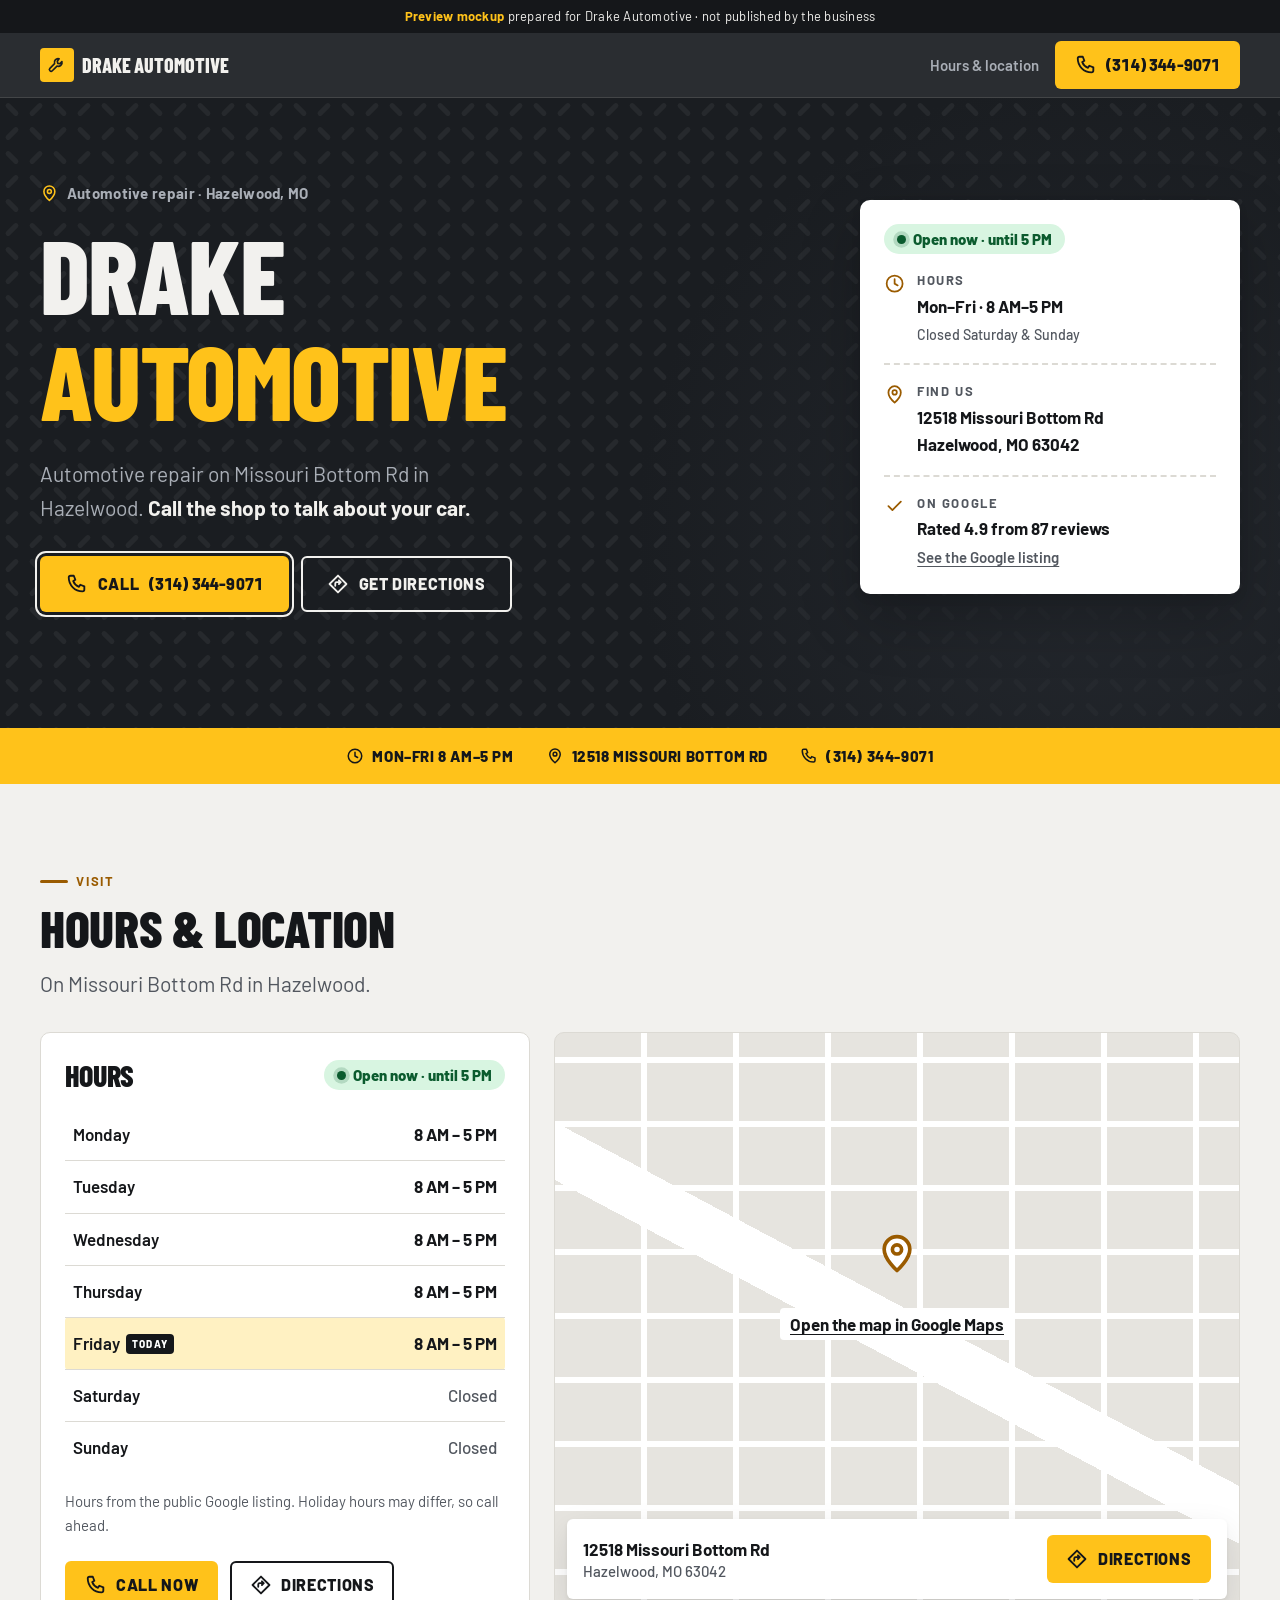
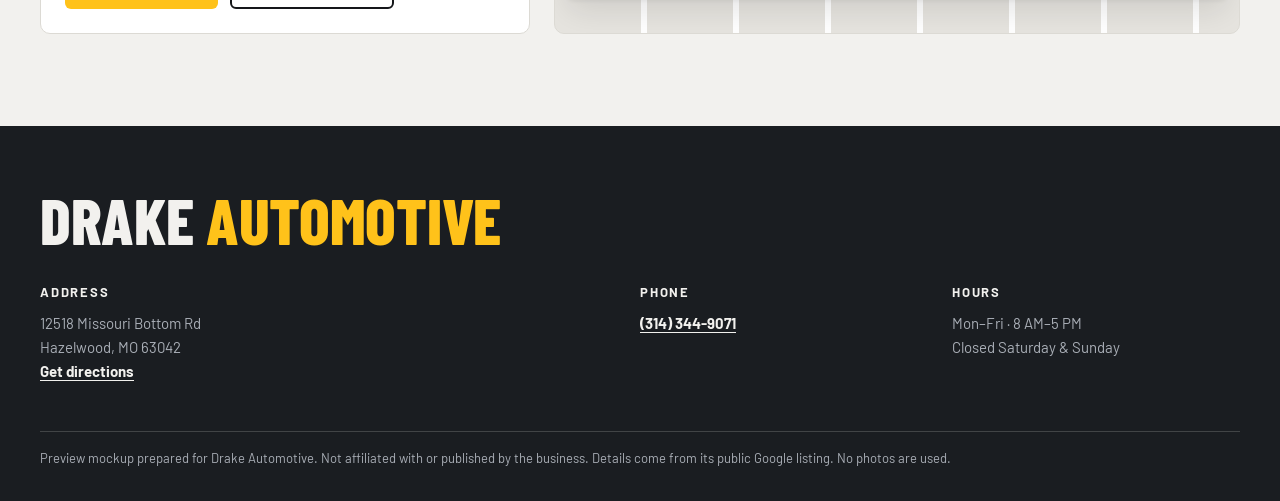
<file: drake-automotive/index.html>
<!doctype html>
<html lang="en">
<head>
<meta charset="utf-8">
<meta name="viewport" content="width=device-width,initial-scale=1,viewport-fit=cover">
<title>Drake Automotive | Auto repair in Hazelwood, MO</title>
<meta name="description" content="Drake Automotive, 12518 Missouri Bottom Rd, Hazelwood, MO 63042. Automotive repair. Call (314) 344-9071. Open Mon–Fri 8 AM–5 PM.">
<meta name="robots" content="noindex">
<meta name="theme-color" content="#1A1D21">
<link rel="preconnect" href="https://fonts.googleapis.com"><link rel="preconnect" href="https://fonts.gstatic.com" crossorigin>
<link rel="stylesheet" href="https://fonts.googleapis.com/css2?family=Barlow+Condensed:wght@700;800&amp;family=Barlow:wght@400;500;600;700;800&amp;display=swap">
<link rel="stylesheet" href="../template.css">
</head>
<body data-theme="auto" data-level="medium">
<svg xmlns="http://www.w3.org/2000/svg" hidden>
<symbol id="i-phone" viewBox="0 0 24 24"><path d="M5 3h3.5l1.7 4.4-2.3 1.4a11 11 0 0 0 6.3 6.3l1.4-2.3L20 14.5V18a2 2 0 0 1-2 2A15 15 0 0 1 3 5a2 2 0 0 1 2-2z"/></symbol>
<symbol id="i-pin" viewBox="0 0 24 24"><path d="M12 21s-7-6.2-7-11.5a7 7 0 0 1 14 0C19 14.8 12 21 12 21z"/><circle cx="12" cy="9.5" r="2.5"/></symbol>
<symbol id="i-clock" viewBox="0 0 24 24"><circle cx="12" cy="12" r="9"/><path d="M12 7v5l3.5 2"/></symbol>
<symbol id="i-route" viewBox="0 0 24 24"><path d="M12 2.8 21.2 12 12 21.2 2.8 12z"/><path d="M9 14v-2.5a1.5 1.5 0 0 1 1.5-1.5H15m-2-2 2 2-2 2"/></symbol>
<symbol id="i-arrow" viewBox="0 0 24 24"><path d="M5 12h14m-6-6 6 6-6 6"/></symbol>
<symbol id="i-check" viewBox="0 0 24 24"><path d="m5 12.5 4.5 4.5L19 7.5"/></symbol>
<symbol id="i-calendar" viewBox="0 0 24 24"><rect x="3.5" y="5" width="17" height="15" rx="2"/><path d="M3.5 10h17M8 3v4m8-4v4"/></symbol>
<symbol id="i-info" viewBox="0 0 24 24"><circle cx="12" cy="12" r="9"/><path d="M12 11v6m0-9.5v.5"/></symbol>
<!-- grooming -->
<symbol id="i-paw" viewBox="0 0 24 24"><path d="M12 12.5c-2.8 0-5 2.7-5 4.8 0 1.6 1.3 2.4 2.7 2.4.9 0 1.5-.5 2.3-.5s1.4.5 2.3.5c1.4 0 2.7-.8 2.7-2.4 0-2.1-2.2-4.8-5-4.8z"/><ellipse cx="6" cy="10" rx="1.7" ry="2.2"/><ellipse cx="9.5" cy="6" rx="1.7" ry="2.3"/><ellipse cx="14.5" cy="6" rx="1.7" ry="2.3"/><ellipse cx="18" cy="10" rx="1.7" ry="2.2"/></symbol>
<symbol id="i-bath" viewBox="0 0 24 24"><path d="M3 12h18v2a5 5 0 0 1-5 5H8a5 5 0 0 1-5-5z"/><path d="M6 12V6a2 2 0 0 1 3.7-1M7 19l-1 2m11-2 1 2"/><circle cx="13" cy="7" r="1.2"/><circle cx="16.5" cy="5" r="1.6"/><circle cx="17" cy="9" r=".9"/></symbol>
<symbol id="i-sparkle" viewBox="0 0 24 24"><path d="M12 3l1.8 5.6L19.5 10l-5.7 1.6L12 17l-1.8-5.4L4.5 10l5.7-1.4z"/><path d="M19 16v4m-2-2h4"/></symbol>
<symbol id="i-heart" viewBox="0 0 24 24"><path d="M12 20s-7.5-4.6-7.5-10A4.3 4.3 0 0 1 12 7.4 4.3 4.3 0 0 1 19.5 10c0 5.4-7.5 10-7.5 10z"/></symbol>
<symbol id="i-bone" viewBox="0 0 24 24"><path d="M8.5 9.5 14.5 15.5M7 5a2.2 2.2 0 1 0-2 2 2.2 2.2 0 1 0 2.6 2.6L9 8.2M17 19a2.2 2.2 0 1 0 2-2 2.2 2.2 0 1 0-2.6-2.6L15 15.8M8.5 9.5l1-1M14.5 15.5l1-1"/></symbol>
<!-- barber -->
<symbol id="i-scissors" viewBox="0 0 24 24"><circle cx="6" cy="7" r="2.6"/><circle cx="6" cy="17" r="2.6"/><path d="M8.2 8.4 20 17M8.2 15.6 20 7"/></symbol>
<symbol id="i-razor" viewBox="0 0 24 24"><path d="M4 15 15 4l3 3-4 4H9"/><path d="M9 11l-5 9 4-1 4-6"/></symbol>
<symbol id="i-comb" viewBox="0 0 24 24"><path d="M3 9h18v3H3zM5 12v6m3-6v6m3-6v6m3-6v6m3-6v6m3-6v4"/></symbol>
<symbol id="i-pole" viewBox="0 0 24 24"><rect x="8" y="5" width="8" height="14" rx="1.5"/><path d="M9 3h6M9 21h6M8 9l8-3M8 13l8-3M8 17l8-3"/></symbol>
<symbol id="i-beard" viewBox="0 0 24 24"><path d="M5 6v5a7 7 0 0 0 14 0V6"/><path d="M9 13.5c1.8-1 4.2-1 6 0M10 17h4"/></symbol>
<!-- auto -->
<symbol id="i-wrench" viewBox="0 0 24 24"><path d="M14.5 4.5a4.5 4.5 0 0 0-5.4 5.9L3.5 16a2 2 0 0 0 2.9 2.9l5.6-5.6a4.5 4.5 0 0 0 5.9-5.4l-2.6 2.6-2.4-.5-.5-2.4z"/></symbol>
<symbol id="i-tire" viewBox="0 0 24 24"><circle cx="12" cy="12" r="9"/><circle cx="12" cy="12" r="3.5"/><path d="M12 3v3m0 12v3M3 12h3m12 0h3M5.6 5.6l2.2 2.2m8.4 8.4 2.2 2.2m0-12.8-2.2 2.2m-8.4 8.4-2.2 2.2"/></symbol>
<symbol id="i-oil" viewBox="0 0 24 24"><path d="M12 3s-5.5 6.4-5.5 10.5a5.5 5.5 0 0 0 11 0C17.5 9.4 12 3 12 3z"/><path d="M9.5 14a2.5 2.5 0 0 0 2.5 2.5"/></symbol>
<symbol id="i-brake" viewBox="0 0 24 24"><circle cx="12" cy="12" r="8.5"/><circle cx="12" cy="12" r="2"/><path d="M4.5 7.5a9 9 0 0 1 4-3.6M12 5.5v1m6.5 5.5h-1m-11 0h-1M12 17.5v1"/></symbol>
<symbol id="i-gauge" viewBox="0 0 24 24"><path d="M4 17a8 8 0 1 1 16 0"/><path d="M12 17l4-6"/><circle cx="12" cy="17" r="1.3"/><path d="M6.5 11.5l1 .8M12 7v1.3m5.5 3.2-1 .8"/></symbol>
<symbol id="i-battery" viewBox="0 0 24 24"><rect x="3" y="7" width="18" height="12" rx="2"/><path d="M7 7V5h3v2m4 0V5h3v2M7 13h3m5-1.5v3M13.5 13h3"/></symbol>
<!-- trades -->
<symbol id="i-hammer" viewBox="0 0 24 24"><path d="M14 4l6 6-2 2-2-2-9 9-2-2 9-9-2-2z"/><path d="M14 4 11 7"/></symbol>
<symbol id="i-ruler" viewBox="0 0 24 24"><path d="M3 16 16 3l5 5L8 21z"/><path d="m7 12 2 2m1-5 2 2m1-5 2 2"/></symbol>
<symbol id="i-house" viewBox="0 0 24 24"><path d="M4 11 12 4l8 7v9H4z"/><path d="M10 20v-5h4v5"/></symbol>
<symbol id="i-bolt" viewBox="0 0 24 24"><path d="M13 3 5 14h6l-1 7 8-11h-6z"/></symbol>
<symbol id="i-drop" viewBox="0 0 24 24"><path d="M7 4h10M12 4v3m-4 4h8l-1 3H9zm4 3v3"/><path d="M12 20.5a1.5 1.5 0 0 1-1.5-1.5c0-1 1.5-2.5 1.5-2.5s1.5 1.5 1.5 2.5a1.5 1.5 0 0 1-1.5 1.5z"/></symbol>
<!-- salon / cafe / cleaning -->
<symbol id="i-polish" viewBox="0 0 24 24"><path d="M10 3h4v5h-4z"/><path d="M8 11a2 2 0 0 1 2-3h4a2 2 0 0 1 2 3v8a2 2 0 0 1-2 2h-4a2 2 0 0 1-2-2z"/></symbol>
<symbol id="i-mirror" viewBox="0 0 24 24"><ellipse cx="12" cy="9" rx="6" ry="7"/><path d="M12 16v5m-3 0h6M9.5 6.5a3 3 0 0 1 2.5-1.5"/></symbol>
<symbol id="i-cup" viewBox="0 0 24 24"><path d="M4 9h13v5a5 5 0 0 1-5 5H9a5 5 0 0 1-5-5z"/><path d="M17 11h1.5a2.5 2.5 0 0 1 0 5H16M8 3c-1 1 1 2 0 3m4-3c-1 1 1 2 0 3"/></symbol>
<symbol id="i-fork" viewBox="0 0 24 24"><path d="M7 3v6a2 2 0 0 0 2 2v10M11 3v6a2 2 0 0 1-2 2M9 3v5m8-5c-2 1.5-3 4-3 7h3v11"/></symbol>
<symbol id="i-spray" viewBox="0 0 24 24"><path d="M8 9h6l1 3v8a1 1 0 0 1-1 1H8a1 1 0 0 1-1-1v-8z"/><path d="M9 9V6h5l3 2h-3M18 4l2-1m-2 4 2 1m-1-2.5h2"/></symbol>
<symbol id="i-broom" viewBox="0 0 24 24"><path d="M19 3 12 10"/><path d="M12.5 9.5 15 12l-4 9c-3-1-6-4-7-7z"/><path d="M7 18l2-3m1 5 1.5-3"/></symbol>
</svg>
<a class="skip" href="#main">Skip to content</a>
<div class="mock-ribbon"><b>Preview mockup</b> prepared for Drake Automotive · not published by the business</div>
<header class="site-head"><div class="container">
 <a class="brand" href="#top"><span class="mark"><svg class="icon" aria-hidden="true"><use href="#i-wrench"/></svg></span>Drake Automotive</a>
 <nav class="nav" aria-label="Sections"><a href="#visit">Hours &amp; location</a></nav>
 <a class="btn btn--sm btn--call" href="tel:+13143449071"><svg class="icon" aria-hidden="true"><use href="#i-phone"/></svg><span class="lbl">Call</span><span class="num">(314) 344-9071</span></a>
</div></header>
<div class="accent-rule" aria-hidden="true"></div>

<main id="main">
<section class="hero" id="top" aria-labelledby="biz-name">
 <div class="hero__pattern" aria-hidden="true"></div><div class="hero__glow" aria-hidden="true"></div>
 <div class="container hero__grid">
  <div class="hero__copy">
   <p class="hero__kicker"><svg class="icon" aria-hidden="true"><use href="#i-pin"/></svg>Automotive repair · Hazelwood, MO</p>
   <h1 class="hero__name" id="biz-name"><span class="w">Drake</span> <span class="w w--accent">Automotive</span></h1>
   <p class="hero__line">Automotive repair on Missouri Bottom Rd in Hazelwood. <strong>Call the shop to talk about your car.</strong></p>
   <div class="hero__ctas">
    <a class="btn btn--call" href="tel:+13143449071"><svg class="icon" aria-hidden="true"><use href="#i-phone"/></svg>Call <span class="num">(314) 344-9071</span></a>
    <a class="btn btn--ghost" href="https://www.google.com/maps/dir/?api=1&destination=Drake+Automotive%2C+12518+Missouri+Bottom+Rd%2C+Hazelwood%2C+MO+63042" target="_blank" rel="noopener"><svg class="icon" aria-hidden="true"><use href="#i-route"/></svg>Get directions</a>
   </div>
  </div>
  <div class="hero__media">
   <!-- PHOTO SLOT: when a real, owner-approved photo exists, add
        <img class="hero__photo" src="photo.jpg" alt="describe the photo" width="900" height="1100">
        here (the emblem, if any, hides itself). Keep the ticket. -->
   
   <div class="ticket">
    <span class="ticket__notch" aria-hidden="true"></span>
    <div><span class="status" data-status>Mon–Fri · 8 AM–5 PM</span></div>
    <div class="ticket__row"><svg class="icon" aria-hidden="true"><use href="#i-clock"/></svg><div><span class="ticket__label">Hours</span><span class="ticket__value">Mon–Fri · 8 AM–5 PM<br><small style="font-weight:500;color:var(--muted)">Closed Saturday & Sunday</small></span></div></div>
    <hr>
    <div class="ticket__row"><svg class="icon" aria-hidden="true"><use href="#i-pin"/></svg><div><span class="ticket__label">Find us</span><span class="ticket__value">12518 Missouri Bottom Rd<br>Hazelwood, MO 63042</span></div></div>
    <hr><div class="ticket__row"><svg class="icon" aria-hidden="true"><use href="#i-check"/></svg><div><span class="ticket__label">On Google</span><span class="ticket__value">Rated 4.9 from 87 reviews<br><a href="https://www.google.com/maps/search/?api=1&amp;query=Drake+Automotive%2C+12518+Missouri+Bottom+Rd%2C+Hazelwood%2C+MO+63042" target="_blank" rel="noopener" style="font-weight:600;font-size:var(--t-sm);color:var(--muted)">See the Google listing</a></span></div></div>
   </div>
  </div>
 </div>
</section>
<div class="band" role="note" aria-label="Quick facts"><div class="container"><ul><li><svg class="icon" aria-hidden="true"><use href="#i-clock"/></svg>Mon–Fri 8 AM–5 PM</li><li><svg class="icon" aria-hidden="true"><use href="#i-pin"/></svg>12518 Missouri Bottom Rd</li><li><svg class="icon" aria-hidden="true"><use href="#i-phone"/></svg>(314) 344-9071</li></ul></div></div>

<!-- SERVICES: omitted on purpose. The only listed service is in the hero; never invent a list. -->

<!-- REVIEWS: omitted on purpose. No real, sourced quotes for this business. Never write sample quotes. -->
<section class="section" id="visit" aria-labelledby="visit-h"><div class="container">
 <div class="section-head"><span class="eyebrow">Visit</span><h2 id="visit-h">Hours &amp; location</h2><p>On Missouri Bottom Rd in Hazelwood.</p></div>
 <div class="visit">
  <div class="card hours">
   <div class="hours__top"><h3>Hours</h3><span class="status" data-status>Mon–Fri · 8 AM–5 PM</span></div>
   <table data-hours data-tz="America/Chicago"><caption class="sr-only">Opening hours</caption><tr data-d="1" data-o="08:00" data-c="17:00"><th scope="row">Monday</th><td>8 AM – 5 PM</td></tr><tr data-d="2" data-o="08:00" data-c="17:00"><th scope="row">Tuesday</th><td>8 AM – 5 PM</td></tr><tr data-d="3" data-o="08:00" data-c="17:00"><th scope="row">Wednesday</th><td>8 AM – 5 PM</td></tr><tr data-d="4" data-o="08:00" data-c="17:00"><th scope="row">Thursday</th><td>8 AM – 5 PM</td></tr><tr data-d="5" data-o="08:00" data-c="17:00"><th scope="row">Friday</th><td>8 AM – 5 PM</td></tr><tr data-d="6" class="is-closed"><th scope="row">Saturday</th><td>Closed</td></tr><tr data-d="0" class="is-closed"><th scope="row">Sunday</th><td>Closed</td></tr></table>
   <p class="hours__note">Hours from the public Google listing. Holiday hours may differ, so call ahead.</p>
   <div style="display:flex;flex-wrap:wrap;gap:var(--s-3);margin-top:var(--s-5)">
    <a class="btn btn--call btn--sm" href="tel:+13143449071"><svg class="icon" aria-hidden="true"><use href="#i-phone"/></svg>Call now</a>
    <a class="btn btn--ghost btn--sm" href="https://www.google.com/maps/dir/?api=1&destination=Drake+Automotive%2C+12518+Missouri+Bottom+Rd%2C+Hazelwood%2C+MO+63042" target="_blank" rel="noopener"><svg class="icon" aria-hidden="true"><use href="#i-route"/></svg>Directions</a>
   </div>
  </div>
  <div class="map">
   <div class="map__fallback"><p><svg class="icon" aria-hidden="true"><use href="#i-pin"/></svg><br><a href="https://www.google.com/maps/dir/?api=1&destination=Drake+Automotive%2C+12518+Missouri+Bottom+Rd%2C+Hazelwood%2C+MO+63042" target="_blank" rel="noopener">Open the map in Google Maps</a></p></div>
   <iframe title="Map showing Drake Automotive" src="https://www.google.com/maps?q=Drake+Automotive%2C+12518+Missouri+Bottom+Rd%2C+Hazelwood%2C+MO+63042&output=embed" loading="lazy" referrerpolicy="no-referrer-when-downgrade" allowfullscreen></iframe>
   <div class="map__card"><p class="map__addr">12518 Missouri Bottom Rd<small>Hazelwood, MO 63042</small></p>
    <a class="btn btn--sm btn--call" href="https://www.google.com/maps/dir/?api=1&destination=Drake+Automotive%2C+12518+Missouri+Bottom+Rd%2C+Hazelwood%2C+MO+63042" target="_blank" rel="noopener"><svg class="icon" aria-hidden="true"><use href="#i-route"/></svg>Directions</a></div>
  </div>
 </div>
</div></section>
</main>

<footer class="site-foot">
 <div class="hero__pattern" aria-hidden="true"></div>
 <div class="container">
  <p class="foot__name" style="font-family:var(--font-display);font-weight:var(--display-weight);text-transform:var(--display-case);font-style:var(--display-style);letter-spacing:var(--display-track)"><span class="w">Drake</span> <span class="w w--accent">Automotive</span></p>
  <div class="foot__grid">
   <div><b>Address</b>12518 Missouri Bottom Rd<br>Hazelwood, MO 63042<br><a href="https://www.google.com/maps/dir/?api=1&destination=Drake+Automotive%2C+12518+Missouri+Bottom+Rd%2C+Hazelwood%2C+MO+63042" target="_blank" rel="noopener">Get directions</a></div>
   <div><b>Phone</b><a href="tel:+13143449071">(314) 344-9071</a></div>
   <div><b>Hours</b>Mon–Fri · 8 AM–5 PM<br>Closed Saturday & Sunday</div>
  </div>
  <p class="foot__legal">Preview mockup prepared for Drake Automotive. Not affiliated with or published by the business. Details come from its public Google listing. No photos are used.</p>
 </div>
</footer>

<script>
/* Open-now indicator: see SPEC.md. */
(function () {
  var t = document.querySelector('[data-hours]');
  if (!t || !window.Intl) return;
  var tz = t.getAttribute('data-tz') || 'America/Chicago', H = {}, d, m, i;
  var D = ['Sun', 'Mon', 'Tue', 'Wed', 'Thu', 'Fri', 'Sat'];
  [].forEach.call(t.querySelectorAll('tr[data-d]'), function (r) { H[r.getAttribute('data-d')] = { o: r.getAttribute('data-o'), c: r.getAttribute('data-c'), r: r }; });
  function mins(s) { var a = s.split(':'); return +a[0] * 60 + +a[1]; }
  function fmt(s) { var a = s.split(':'), h = +a[0], ap = h >= 12 ? 'PM' : 'AM'; h = h % 12 || 12; return h + (a[1] !== '00' ? ':' + a[1] : '') + ' ' + ap; }
  var q = location.search.match(/[?&]now=(\d)-(\d\d):(\d\d)/);
  if (q) { d = +q[1]; m = +q[2] * 60 + +q[3]; }
  else {
    var p = {};
    new Intl.DateTimeFormat('en-US', { timeZone: tz, weekday: 'short', hour: '2-digit', minute: '2-digit', hourCycle: 'h23' })
      .formatToParts(new Date()).forEach(function (x) { p[x.type] = x.value; });
    d = D.indexOf(p.weekday); m = (+p.hour % 24) * 60 + +p.minute;
  }
  if (d < 0) return;
  var h = H[d], open = !!(h && h.o && m >= mins(h.o) && m < mins(h.c)), txt = '';
  if (h) h.r.classList.add('is-today');
  if (open) txt = 'Open now · until ' + fmt(h.c);
  else for (i = 0; i < 8; i++) {
    var n = H[(d + i) % 7];
    if (n && n.o && (i > 0 || m < mins(n.o))) { txt = 'Closed · opens ' + (i === 0 ? 'today' : i === 1 ? 'tomorrow' : D[(d + i) % 7]) + ' ' + fmt(n.o); break; }
  }
  if (!txt) return;
  [].forEach.call(document.querySelectorAll('[data-status]'), function (el) { el.textContent = txt; el.classList.add(open ? 'is-open' : 'is-closed'); });
})();
</script>
</body>
</html>
</file>
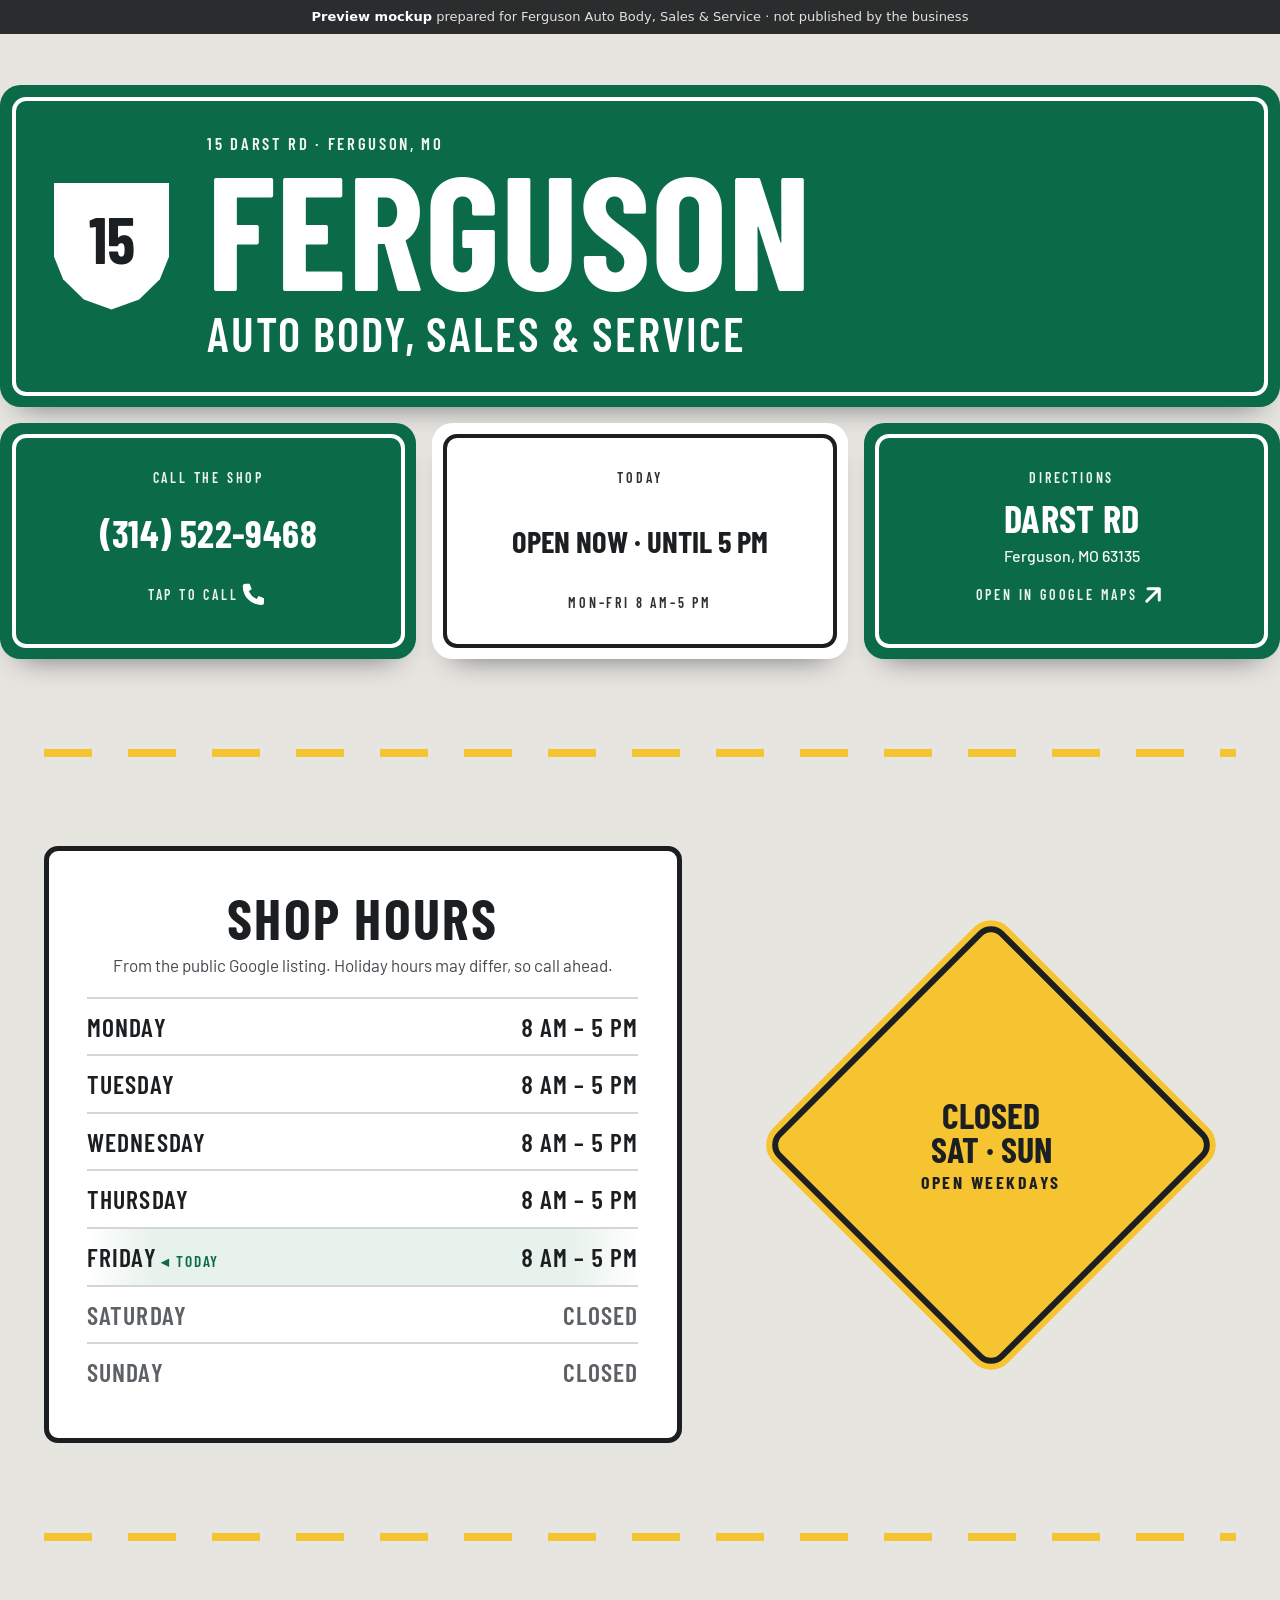
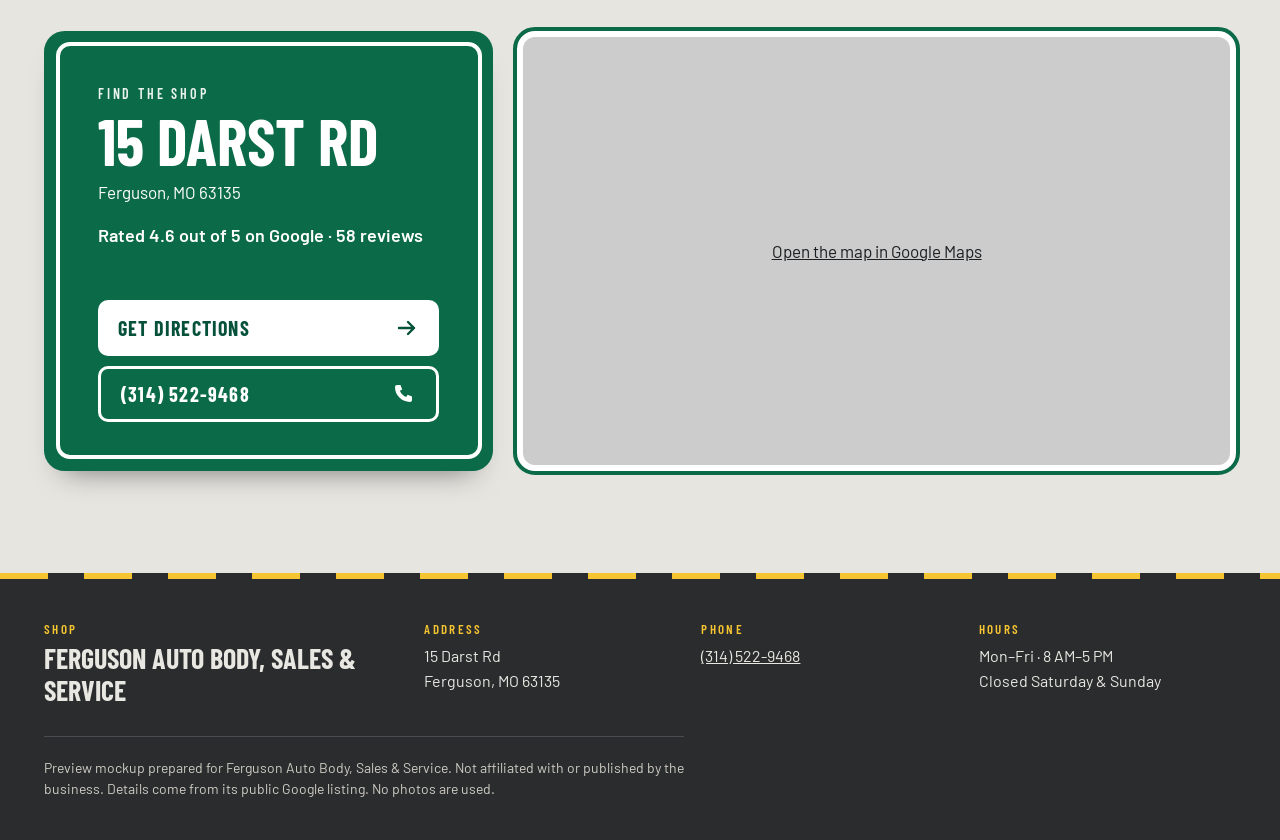
<file: ferguson-auto-body/index.html>
<!doctype html>
<html lang="en">
<head>
<meta charset="utf-8">
<meta name="viewport" content="width=device-width,initial-scale=1,viewport-fit=cover">
<title>Ferguson Auto Body, Sales &amp; Service · Auto repair in Ferguson, MO</title>
<meta name="description" content="Ferguson Auto Body, Sales &amp; Service, 15 Darst Rd, Ferguson, MO 63135. Automotive repair. Call (314) 522-9468.">
<meta name="robots" content="noindex">
<meta name="theme-color" content="#0B6B48">
<link rel="preconnect" href="https://fonts.googleapis.com"><link rel="preconnect" href="https://fonts.gstatic.com" crossorigin>
<link rel="stylesheet" href="https://fonts.googleapis.com/css2?family=Barlow+Condensed:wght@500;600;700&amp;family=Barlow:wght@400;500;600&amp;display=swap">
<!--
REDESIGN (Designer, 2026-11-19). Self-contained; no template.css. Layout: L12 Directory card, drawn as road signs (REFERENCE.md).
Idea: "Road signs to 15 Darst Rd." Highway-green guide signs, a route shield with the street number, a yellow warning diamond for the weekend closure. Type: Barlow Condensed + Barlow. Palette: highway green, white, concrete, asphalt, warning yellow.
FACTS from prospects.csv row "Ferguson Auto Body, Sales & Service" (2026-11-19): Ferguson, 15 Darst Rd, Ferguson, MO 63135, (314) 522-9468, Google 4.6 / 58 reviews, hours Mon–Fri 8 AM–5 PM; Sat–Sun closed.
SERVICES: omitted on purpose. Collision, paint, detailing and glass appear only in unconfirmed directory text, so no service list is shown. The business name is shown as listed.
REVIEWS: omitted on purpose. No real, sourced quotes in prospects.csv. Never write sample quotes.
-->
<style>
*,*::before,*::after{box-sizing:border-box}
html{-webkit-text-size-adjust:100%;text-size-adjust:100%}
body{margin:0;overflow-x:hidden;-webkit-font-smoothing:antialiased}
img,svg,iframe{display:block;max-width:100%}
svg[hidden]{display:none}
a{color:inherit}
abbr[title]{text-decoration:none}
table{border-collapse:collapse}
.sr-only{position:absolute;width:1px;height:1px;overflow:hidden;clip:rect(0 0 0 0);white-space:nowrap}
.skip{position:absolute;left:12px;top:-80px;padding:10px 14px;border-radius:8px;z-index:9;background:#111;color:#fff;text-decoration:none}
.skip:focus{top:12px}
.ribbon{font:13px/1.4 system-ui,-apple-system,"Segoe UI",sans-serif;text-align:center;padding:8px 16px}
.map{position:relative;overflow:hidden}
.map iframe{position:absolute;inset:0;width:100%;height:100%;border:0}
.map__fallback{position:absolute;inset:0;display:grid;place-items:center;text-align:center;padding:24px}
@media (prefers-reduced-motion:reduce){*{transition:none!important;animation:none!important;scroll-behavior:auto!important}}

:root{--green:#0B6B48;--green-d:#06513A;--concrete:#E6E5E0;--asphalt:#2A2C2E;--ink:#1C1F22;--ink-2:#45494E;--yellow:#F6C431;--white:#FFFFFF;
--c:"Barlow Condensed","Arial Narrow",sans-serif;--s:"Barlow",system-ui,sans-serif}
body{background:var(--concrete);color:var(--ink);font:400 17px/1.55 var(--s)}
.ribbon{background:var(--asphalt);color:#E4E2DA}.ribbon b{color:#fff}
.wrap{max-width:1280px;margin:0 auto;padding:0 clamp(14px,3.6vw,44px)}
.sign{background:var(--green);color:var(--white);border-radius:clamp(14px,1.6vw,22px);padding:clamp(8px,.9vw,12px);box-shadow:0 18px 30px -20px rgba(0,0,0,.55)}
.sign__in{border:clamp(3px,.35vw,5px) solid var(--white);border-radius:clamp(9px,1.1vw,15px);padding:clamp(18px,2.6vw,40px) clamp(18px,3vw,48px);height:100%}
.hero{padding:clamp(28px,4vw,56px) 0 0}
.hero .sign__in{display:grid;grid-template-columns:auto 1fr;gap:clamp(18px,3vw,44px);align-items:center}
.shield{width:clamp(76px,9vw,128px);aspect-ratio:1/1.1;background:var(--white);color:var(--ink);display:grid;place-items:center;font:700 clamp(40px,5vw,72px)/1 var(--c);
 clip-path:path("M0 0H100V60C100 85 75 100 50 110 25 100 0 85 0 60Z");clip-path:polygon(0 0,100% 0,100% 58%,92% 76%,74% 92%,50% 100%,26% 92%,8% 76%,0 58%);padding-bottom:12%}
.hero__lab{font:600 clamp(14px,1.3vw,18px)/1.2 var(--c);letter-spacing:.16em;text-transform:uppercase;margin:0 0 4px;opacity:.95}
h1{margin:0;font:700 clamp(64px,12.6vw,196px)/.86 var(--c);text-transform:uppercase;letter-spacing:.005em}
h1 span{display:block;font-size:clamp(26px,3.7vw,56px);font-weight:600;letter-spacing:.04em;margin-top:.25em;line-height:1.05}
.dir{display:grid;grid-template-columns:repeat(3,minmax(0,1fr));gap:clamp(10px,1.2vw,16px);margin-top:clamp(10px,1.2vw,16px)}
.dir a,.dir div.cellwrap{text-decoration:none}
.dir .sign__in{display:flex;flex-direction:column;justify-content:space-between;gap:14px;min-height:clamp(150px,13vw,190px)}
.lab{font:600 14px/1 var(--c);letter-spacing:.2em;text-transform:uppercase;opacity:.92}
.val{font:700 clamp(30px,3vw,46px)/1 var(--c);text-transform:uppercase;letter-spacing:.01em}
.val small{display:block;font:500 16px/1.3 var(--s);text-transform:none;letter-spacing:0;margin-top:8px;opacity:.95}
.go{display:flex;justify-content:space-between;align-items:center}
.go .ico{width:30px;height:30px}
.sign--white{background:var(--white);color:var(--ink)}
.sign--white .sign__in{border-color:var(--ink)}
.dir a.sign:hover{background:var(--green-d)}
.status{font:700 clamp(24px,2.4vw,34px)/1.05 var(--c);text-transform:uppercase}
.status.is-closed{color:#9B1C12}
.lane{height:8px;margin:clamp(56px,7vw,96px) 0;background:repeating-linear-gradient(90deg,var(--yellow) 0 48px,transparent 48px 84px)}
.hrs__grid{display:grid;grid-template-columns:minmax(0,1.3fr) minmax(0,1fr);gap:clamp(24px,5vw,72px);align-items:center}
.reg{background:var(--white);border:5px solid var(--ink);border-radius:14px;padding:clamp(22px,3vw,40px)}
.reg h2{font:700 clamp(40px,4.4vw,64px)/1 var(--c);text-transform:uppercase;margin:0 0 6px;text-align:center;letter-spacing:.04em}
.reg p{text-align:center;margin:0 0 18px;color:var(--ink-2)}
table.hours{width:100%;font-family:var(--c);font-size:clamp(22px,2vw,28px);text-transform:uppercase}
.hours th,.hours td{padding:8px 0;border-top:2px solid #D6D5D0;text-align:left;font-weight:600;letter-spacing:.04em}
.hours td{text-align:right;font-variant-numeric:tabular-nums}
.hours tr.off{color:#5D6166}
.hours tr.is-today{background:linear-gradient(90deg,transparent,#E8F2EC 12%,#E8F2EC 88%,transparent)}
.hours tr.is-today th::after{content:" ◂ today";font-size:.6em;letter-spacing:.12em;color:var(--green)}
.diamondbox{display:grid;place-items:center;padding:30px}
.diamond{width:min(78%,320px);aspect-ratio:1;background:var(--yellow);border:6px solid var(--ink);border-radius:18px;transform:rotate(45deg);display:grid;place-items:center;box-shadow:0 0 0 6px var(--yellow)}
.diamond p{transform:rotate(-45deg);margin:0;text-align:center;font:700 clamp(26px,2.8vw,40px)/.95 var(--c);text-transform:uppercase;color:var(--ink)}
.diamond p small{display:block;font-size:.5em;letter-spacing:.14em;margin-top:8px}
.visit{padding-bottom:clamp(64px,8vw,110px)}
.visit__grid{display:grid;grid-template-columns:minmax(0,1fr) minmax(0,1.6fr);gap:clamp(14px,2vw,24px);align-items:stretch}
.visit .sign__in{display:flex;flex-direction:column;justify-content:space-between;gap:28px}
.addr{font:700 clamp(46px,5vw,76px)/.9 var(--c);text-transform:uppercase;margin:6px 0 10px}
.btn{display:flex;align-items:center;justify-content:space-between;gap:12px;min-height:56px;padding:0 20px;border-radius:10px;font:700 20px/1 var(--c);letter-spacing:.06em;text-transform:uppercase;text-decoration:none}
.btn .ico{width:24px;height:24px}
.btn--w{background:var(--white);color:var(--green-d)}
.btn--o{border:3px solid var(--white);color:var(--white);margin-top:10px}
.map{min-height:440px;border-radius:18px;border:6px solid var(--white);outline:4px solid var(--green);background:#ccc}
.map iframe{filter:saturate(.55) contrast(1.05)}
.rate{margin:18px 0 0;font:600 18px/1.3 var(--s)}
footer{background:var(--asphalt);color:#E9E7E1;padding:0 0 40px}
footer .lane{margin:0 0 44px;height:6px}
.fgrid{display:grid;grid-template-columns:1.4fr 1fr 1fr 1fr;gap:20px;font-size:16px}
.fgrid b{display:block;font:600 13px/1 var(--c);letter-spacing:.18em;text-transform:uppercase;color:var(--yellow);margin-bottom:8px}
.fname{font:700 28px/1.05 var(--c);text-transform:uppercase}
.legal{margin:28px 0 0;padding-top:20px;border-top:1px solid #4A4D50;font-size:14px;max-width:80ch;color:#CFCCC4}
:focus-visible{outline:4px solid var(--yellow);outline-offset:3px}
@media (max-width:900px){.dir{grid-template-columns:1fr 1fr}.hrs__grid,.visit__grid{grid-template-columns:1fr}.fgrid{grid-template-columns:1fr 1fr}.diamond{width:min(60%,240px)}}
@media (max-width:560px){body{font-size:16px}.hero .sign__in{grid-template-columns:1fr}.shield{width:72px}h1{font-size:clamp(64px,21vw,110px)}.dir{grid-template-columns:1fr}.dir .sign__in{min-height:0}.map{min-height:300px}.fgrid{grid-template-columns:1fr}}

</style>
</head>
<body>
<a class="skip" href="#main">Skip to content</a>
<div class="ribbon"><b>Preview mockup</b> prepared for Ferguson Auto Body, Sales &amp; Service · not published by the business</div>
<svg xmlns="http://www.w3.org/2000/svg" hidden>
 <symbol id="i-phone" viewBox="0 0 24 24"><path fill="currentColor" d="M5 3h3.5l1.7 4.4-2.3 1.4a11 11 0 0 0 6.3 6.3l1.4-2.3L20 14.5V18a2 2 0 0 1-2 2A15 15 0 0 1 3 5a2 2 0 0 1 2-2z"/></symbol>
 <symbol id="i-arrow" viewBox="0 0 24 24"><path d="M4 12h15m-6-6 6 6-6 6" fill="none" stroke="currentColor" stroke-width="2.4" stroke-linecap="round" stroke-linejoin="round"/></symbol>
 <symbol id="i-ne" viewBox="0 0 24 24"><path d="M7 17 17 7M8 7h9v9" fill="none" stroke="currentColor" stroke-width="2.4" stroke-linecap="round" stroke-linejoin="round"/></symbol>
</svg>
<main id="main">
<header class="hero wrap" aria-labelledby="biz-name">
 <div class="sign"><div class="sign__in">
  <div class="shield" aria-hidden="true">15</div>
  <div><p class="hero__lab">15 Darst Rd · Ferguson, MO</p><h1 id="biz-name">Ferguson<span>Auto Body, Sales &amp; Service</span></h1></div>
 </div></div>
 <nav class="dir" aria-label="Quick links">
  <a class="sign" href="tel:+13145229468"><div class="sign__in"><span class="lab">Call the shop</span><span class="val">(314) 522-9468</span><span class="go"><span class="lab">Tap to call</span><svg class="ico" aria-hidden="true"><use href="#i-phone"/></svg></span></div></a>
  <div class="sign sign--white"><div class="sign__in"><span class="lab">Today</span><span class="status" data-status>Mon–Fri · 8 AM–5 PM</span><span class="lab">Mon–Fri 8 AM–5 PM</span></div></div>
  <a class="sign" href="https://www.google.com/maps/dir/?api=1&amp;destination=Ferguson+Auto+Body%2C+Sales+%26+Service%2C+15+Darst+Rd%2C+Ferguson%2C+MO+63135" target="_blank" rel="noopener"><div class="sign__in"><span class="lab">Directions</span><span class="val">Darst Rd<small>Ferguson, MO 63135</small></span><span class="go"><span class="lab">Open in Google Maps</span><svg class="ico" aria-hidden="true"><use href="#i-ne"/></svg></span></div></a>
 </nav>
</header>
<div class="wrap"><div class="lane" aria-hidden="true"></div></div>
<section class="wrap hrs__grid" aria-labelledby="hrs-h">
 <div class="reg">
  <h2 id="hrs-h">Shop hours</h2>
  <p>From the public Google listing. Holiday hours may differ, so call ahead.</p>
  <table class="hours" data-hours data-tz="America/Chicago"><caption class="sr-only">Opening hours</caption><tbody><tr data-d="1" data-o="08:00" data-c="17:00"><th scope="row">Monday</th><td>8 AM – 5 PM</td></tr><tr data-d="2" data-o="08:00" data-c="17:00"><th scope="row">Tuesday</th><td>8 AM – 5 PM</td></tr><tr data-d="3" data-o="08:00" data-c="17:00"><th scope="row">Wednesday</th><td>8 AM – 5 PM</td></tr><tr data-d="4" data-o="08:00" data-c="17:00"><th scope="row">Thursday</th><td>8 AM – 5 PM</td></tr><tr data-d="5" data-o="08:00" data-c="17:00"><th scope="row">Friday</th><td>8 AM – 5 PM</td></tr><tr data-d="6" class="off"><th scope="row">Saturday</th><td>Closed</td></tr><tr data-d="0" class="off"><th scope="row">Sunday</th><td>Closed</td></tr></tbody></table>
 </div>
 <div class="diamondbox" aria-hidden="true"><div class="diamond"><p>Closed<br>Sat · Sun<small>Open weekdays</small></p></div></div>
</section>
<div class="wrap"><div class="lane" aria-hidden="true"></div></div>
<section class="visit wrap" aria-labelledby="v-h">
 <div class="visit__grid">
  <div class="sign"><div class="sign__in">
   <div><span class="lab">Find the shop</span><h2 class="sr-only" id="v-h">Address</h2><p class="addr">15 Darst Rd</p><span>Ferguson, MO 63135</span>
   <p class="rate">Rated 4.6 out of 5 on Google · 58 reviews</p></div>
   <div><a class="btn btn--w" href="https://www.google.com/maps/dir/?api=1&amp;destination=Ferguson+Auto+Body%2C+Sales+%26+Service%2C+15+Darst+Rd%2C+Ferguson%2C+MO+63135" target="_blank" rel="noopener">Get directions<svg class="ico" aria-hidden="true"><use href="#i-arrow"/></svg></a><a class="btn btn--o" href="tel:+13145229468">(314) 522-9468<svg class="ico" aria-hidden="true"><use href="#i-phone"/></svg></a></div>
  </div></div>
  <div class="map"><div class="map__fallback"><a href="https://www.google.com/maps/search/?api=1&amp;query=Ferguson+Auto+Body%2C+Sales+%26+Service%2C+15+Darst+Rd%2C+Ferguson%2C+MO+63135" target="_blank" rel="noopener">Open the map in Google Maps</a></div><iframe title="Map showing Ferguson Auto Body, Sales &amp; Service at 15 Darst Rd, Ferguson, MO 63135" src="https://www.google.com/maps?q=Ferguson+Auto+Body%2C+Sales+%26+Service%2C+15+Darst+Rd%2C+Ferguson%2C+MO+63135&amp;output=embed" loading="lazy" referrerpolicy="no-referrer-when-downgrade" allowfullscreen></iframe></div>
 </div>
</section>
</main>
<footer>
 <div class="lane" aria-hidden="true"></div>
 <div class="wrap">
  <div class="fgrid"><div><b>Shop</b><span class="fname">Ferguson Auto Body, Sales &amp; Service</span></div><div><b>Address</b>15 Darst Rd<br>Ferguson, MO 63135</div><div><b>Phone</b><a href="tel:+13145229468">(314) 522-9468</a></div><div><b>Hours</b>Mon–Fri · 8 AM–5 PM<br>Closed Saturday &amp; Sunday</div></div>
  <p class="legal">Preview mockup prepared for Ferguson Auto Body, Sales &amp; Service. Not affiliated with or published by the business. Details come from its public Google listing. No photos are used.</p>
 </div>
</footer>
<script>
/* Open-now badge, shop time (America/Chicago). ?now=D-HH:MM (D: 0=Sun) overrides, for screenshots only. */
(function () {
  var t = document.querySelector('[data-hours]');
  if (!t || !window.Intl) return;
  var tz = t.getAttribute('data-tz') || 'America/Chicago', H = {}, d, m, i;
  var D = ['Sun','Mon','Tue','Wed','Thu','Fri','Sat'];
  [].forEach.call(t.querySelectorAll('tr[data-d]'), function (r) { H[r.getAttribute('data-d')] = { o: r.getAttribute('data-o'), c: r.getAttribute('data-c') }; });
  function mins(s) { var a = s.split(':'); return +a[0] * 60 + +a[1]; }
  function fmt(s) { var a = s.split(':'), h = +a[0], ap = h >= 12 ? 'PM' : 'AM'; h = h % 12 || 12; return h + (a[1] !== '00' ? ':' + a[1] : '') + ' ' + ap; }
  var q = location.search.match(/[?&]now=(\d)-(\d\d):(\d\d)/);
  if (q) { d = +q[1]; m = +q[2] * 60 + +q[3]; }
  else {
    var p = {};
    new Intl.DateTimeFormat('en-US', { timeZone: tz, weekday: 'short', hour: '2-digit', minute: '2-digit', hourCycle: 'h23' })
      .formatToParts(new Date()).forEach(function (x) { p[x.type] = x.value; });
    d = D.indexOf(p.weekday); m = (+p.hour % 24) * 60 + +p.minute;
  }
  if (d < 0) return;
  var h = H[d], open = !!(h && h.o && m >= mins(h.o) && m < mins(h.c)), txt = '';
  [].forEach.call(document.querySelectorAll('[data-hours] tr[data-d="' + d + '"], [data-day="' + d + '"]'), function (r) { r.classList.add('is-today'); });
  if (open) txt = 'Open now · until ' + fmt(h.c);
  else for (i = 0; i < 8; i++) {
    var n = H[(d + i) % 7];
    if (n && n.o && (i > 0 || m < mins(n.o))) { txt = 'Closed now · opens ' + (i === 0 ? 'today' : i === 1 ? 'tomorrow' : D[(d + i) % 7]) + ' ' + fmt(n.o); break; }
  }
  if (!txt) return;
  document.documentElement.classList.add(open ? 'shop-open' : 'shop-closed');
  [].forEach.call(document.querySelectorAll('[data-status]'), function (el) { el.textContent = txt; el.classList.add(open ? 'is-open' : 'is-closed'); });
})();
</script>
</body>
</html>
</file>
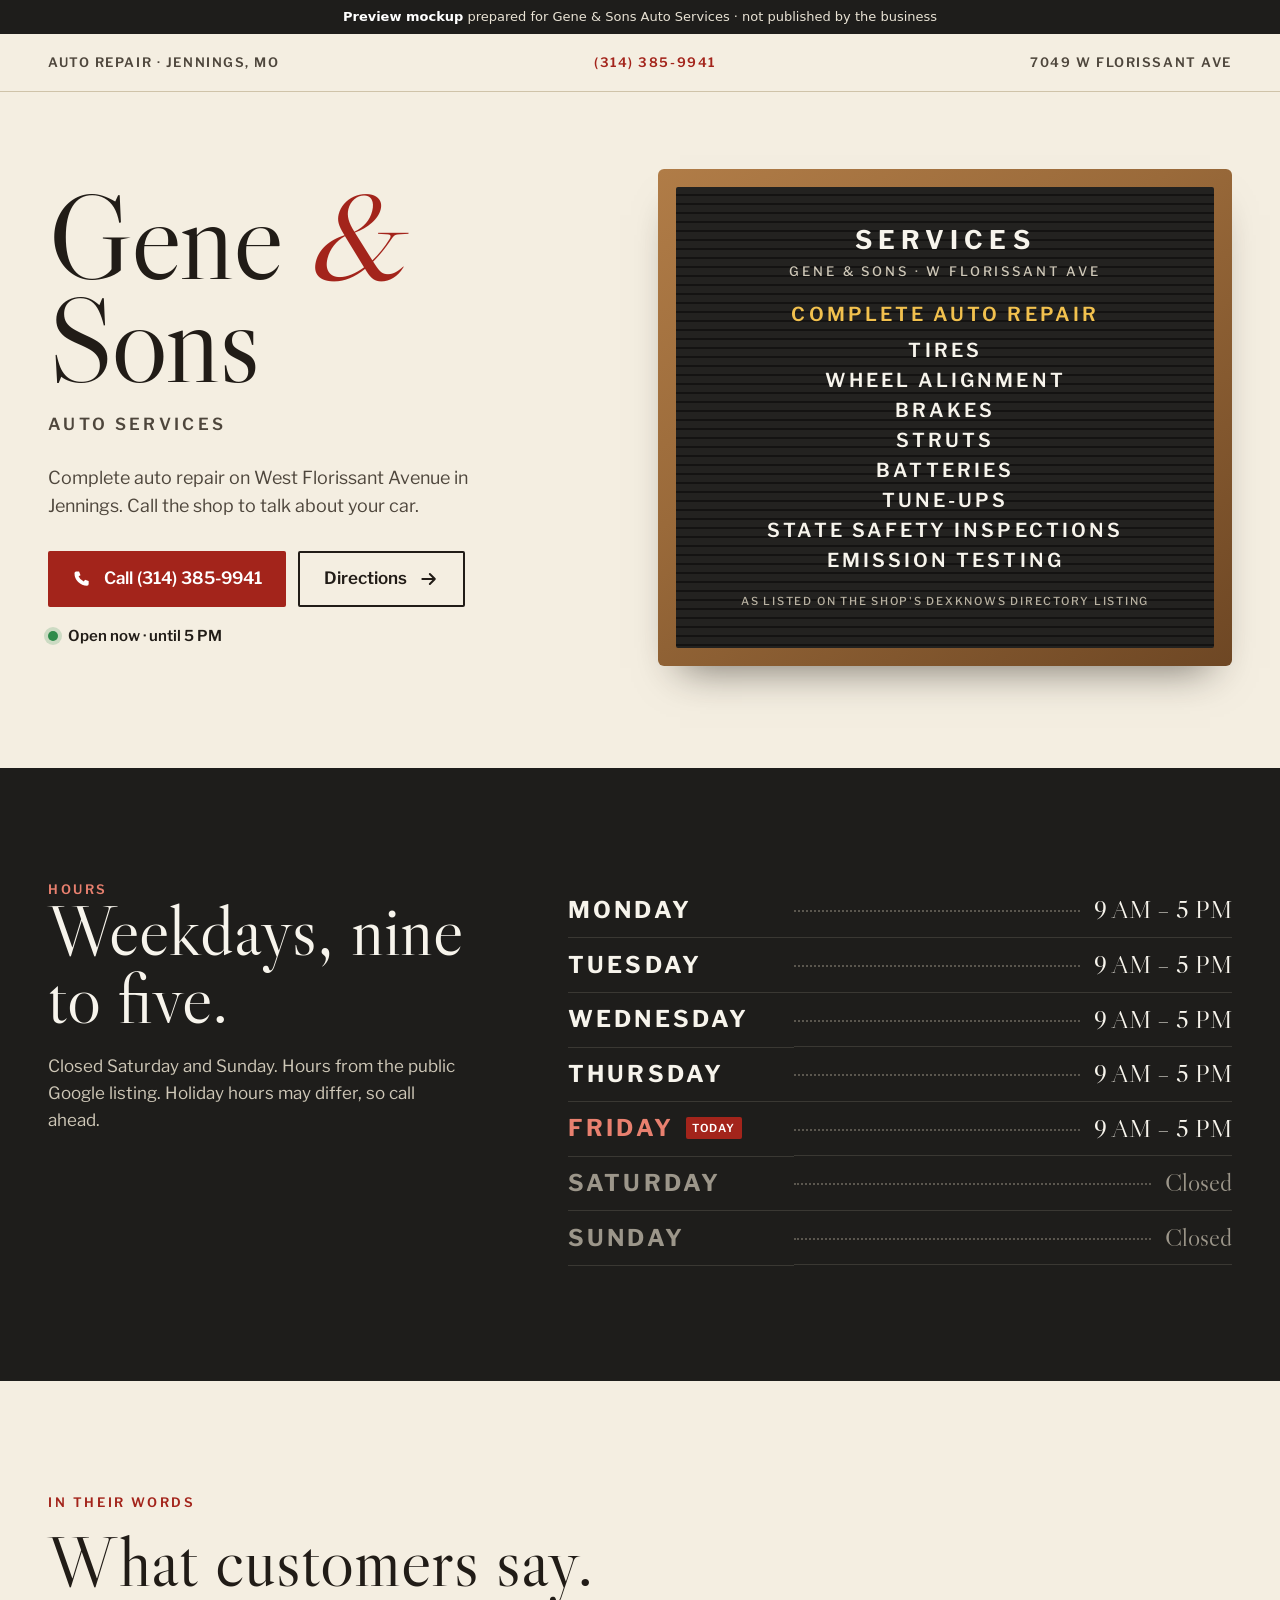
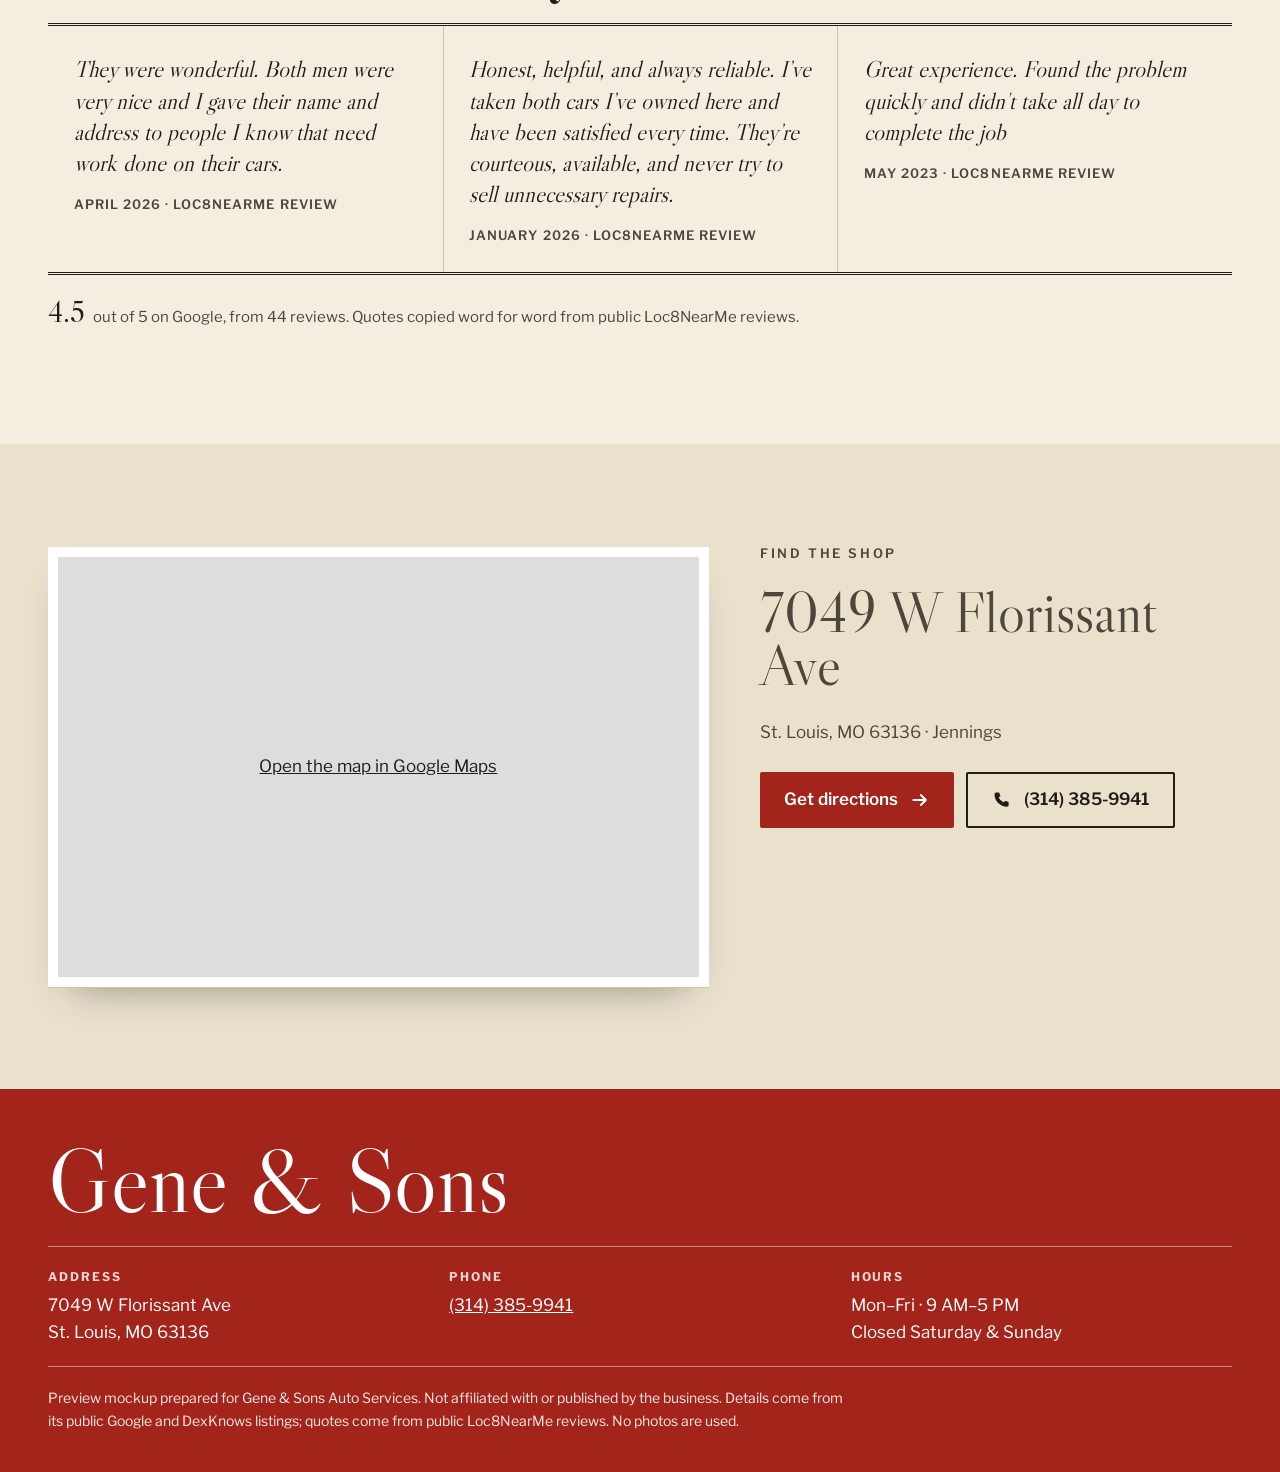
<file: gene-and-sons-auto/index.html>
<!doctype html>
<html lang="en">
<head>
<meta charset="utf-8">
<meta name="viewport" content="width=device-width,initial-scale=1,viewport-fit=cover">
<title>Gene &amp; Sons Auto Services · Auto repair in Jennings, MO</title>
<meta name="description" content="Gene &amp; Sons Auto Services, 7049 W Florissant Ave, St. Louis, MO 63136. Complete auto repair. Open Monday to Friday, 9 AM to 5 PM. Call (314) 385-9941.">
<meta name="robots" content="noindex">
<meta name="theme-color" content="#A3241B">
<link rel="preconnect" href="https://fonts.googleapis.com"><link rel="preconnect" href="https://fonts.gstatic.com" crossorigin>
<link rel="stylesheet" href="https://fonts.googleapis.com/css2?family=Libre+Caslon+Display&amp;family=Libre+Franklin:wght@400;500;600;700&amp;display=swap">
<!--
REDESIGN (Designer, 2026-11-19). Self-contained; no template.css. Layout: L2 Menu board (REFERENCE.md), with a felt letterboard for the services.
Idea: "The service board at a family shop." Type: Libre Caslon Display + Libre Franklin. Palette: cream paper, black felt, oak frame, Americana red.
FACTS from prospects.csv row "Gene & Sons Auto Services" (2026-11-19): Jennings, 7049 W Florissant Ave, St. Louis, MO 63136, (314) 385-9941, Google 4.5 / 44 reviews.
HOURS SOURCE: Google/Exa and Loc8NearMe via prospects.csv hours field, "Mon–Fri 9 AM–5 PM; Sat–Sun closed" (checked 2026-11-19). Conflicting alternative NOT used: DexKnows lists Mon–Fri 8 AM–5 PM. Chosen per Travis 2026-11-19: prefer Google.
"Since 1970" (DexKnows self-description) left off: no years-in-business claims.
SERVICES: every item is from the prospects.csv services field (DexKnows listing).
REVIEWS: three quotes copied word for word from the CSV (Loc8NearMe).
-->
<style>
*,*::before,*::after{box-sizing:border-box}
html{-webkit-text-size-adjust:100%;text-size-adjust:100%}
body{margin:0;overflow-x:hidden;-webkit-font-smoothing:antialiased}
img,svg,iframe{display:block;max-width:100%}
svg[hidden]{display:none}
a{color:inherit}
abbr[title]{text-decoration:none}
table{border-collapse:collapse}
.sr-only{position:absolute;width:1px;height:1px;overflow:hidden;clip:rect(0 0 0 0);white-space:nowrap}
.skip{position:absolute;left:12px;top:-80px;padding:10px 14px;border-radius:8px;z-index:9;background:#111;color:#fff;text-decoration:none}
.skip:focus{top:12px}
.ribbon{font:13px/1.4 system-ui,-apple-system,"Segoe UI",sans-serif;text-align:center;padding:8px 16px}
.map{position:relative;overflow:hidden}
.map iframe{position:absolute;inset:0;width:100%;height:100%;border:0}
.map__fallback{position:absolute;inset:0;display:grid;place-items:center;text-align:center;padding:24px}
@media (prefers-reduced-motion:reduce){*{transition:none!important;animation:none!important;scroll-behavior:auto!important}}

:root{--paper:#F4EEE1;--paper-2:#EAE1CD;--felt:#1E1D1B;--oak:#9A6A3A;--oak-d:#6E4724;--red:#A3241B;--ink:#211C17;--ink-2:#4E463C;--white:#F7F4EC;
--serif:"Libre Caslon Display",Georgia,serif;--sans:"Libre Franklin",system-ui,sans-serif}
body{background:var(--paper);color:var(--ink);font:400 17px/1.6 var(--sans)}
.ribbon{background:var(--felt);color:#E8E2D4}.ribbon b{color:#fff}
.wrap{max-width:1280px;margin:0 auto;padding:0 clamp(16px,4vw,48px)}
.top{display:flex;justify-content:space-between;gap:12px;flex-wrap:wrap;padding-top:20px;padding-bottom:20px;border-bottom:1px solid #CFC3A9;font:600 13px/1.3 var(--sans);letter-spacing:.12em;text-transform:uppercase;color:var(--ink-2)}
.top a{text-decoration:none;color:var(--red)}
.hero{padding:clamp(40px,6vw,88px) 0 clamp(64px,8vw,120px)}
.hero__grid{display:grid;grid-template-columns:minmax(0,1fr) minmax(0,1.05fr);gap:clamp(32px,5vw,80px);align-items:center}
h1{font:400 clamp(64px,9.4vw,148px)/.86 var(--serif);margin:0;letter-spacing:-.02em}
h1 .amp{color:var(--red);font-style:italic;display:inline-block;margin:0 -.02em}
h1 small{display:block;font:600 clamp(15px,1.3vw,18px)/1.3 var(--sans);letter-spacing:.2em;text-transform:uppercase;margin-top:22px;color:var(--ink-2)}
.lede{max-width:36ch;margin:28px 0 30px;font-size:clamp(17px,1.4vw,20px);color:var(--ink-2)}
.cta{display:flex;flex-wrap:wrap;gap:12px;align-items:center}
.btn{display:inline-flex;align-items:center;gap:12px;min-height:56px;padding:0 24px;font:600 17px/1 var(--sans);text-decoration:none;border-radius:2px}
.btn .ico{width:20px;height:20px}
.btn--red{background:var(--red);color:#fff}.btn--red:hover{background:#861B13}
.btn--line{border:2px solid var(--ink);color:var(--ink)}.btn--line:hover{background:var(--paper-2)}
.status{display:inline-flex;align-items:center;gap:10px;font:600 15px/1 var(--sans);margin-top:22px;color:var(--ink)}
.status::before{content:"";width:10px;height:10px;border-radius:50%;background:#8C8270}
.status.is-open::before{background:#2E8B4A;box-shadow:0 0 0 4px rgba(46,139,74,.2)}
.status.is-closed::before{background:var(--red)}
/* letterboard */
.board{background:linear-gradient(145deg,#B07C47,var(--oak) 40%,var(--oak-d));padding:clamp(12px,1.4vw,18px);border-radius:6px;box-shadow:0 24px 40px -22px rgba(33,28,23,.6)}
.board__felt{background:repeating-linear-gradient(180deg,#232220 0 7px,#141312 7px 9px);color:var(--white);padding:clamp(22px,3vw,40px) clamp(18px,2.8vw,40px);border-radius:2px;text-align:center;font-family:var(--sans);text-transform:uppercase}
.board h2{font:700 clamp(20px,2vw,28px)/1.2 var(--sans);letter-spacing:.24em;margin:0 0 6px}
.board .sub{font:500 13px/1.4 var(--sans);letter-spacing:.22em;color:#CFC8B8;margin:0 0 22px}
.board ul{list-style:none;margin:0;padding:0;display:grid;gap:6px}
.board li{font:600 clamp(16px,1.5vw,21px)/1.25 var(--sans);letter-spacing:.16em}
.board li:first-child{color:#F2C14E;margin-bottom:6px}
.board li.pair{display:flex;justify-content:center;gap:.9em;flex-wrap:wrap}
.board li.pair span+span::before{content:"·";margin-right:.9em;color:#E2614F}
.board .src{font:500 11px/1.4 var(--sans);letter-spacing:.16em;color:#B9B2A2;margin:22px 0 0}
/* hours menu board */
.hrs{background:var(--felt);color:var(--white);padding:clamp(72px,9vw,130px) 0}
.hrs__grid{display:grid;grid-template-columns:minmax(0,.8fr) minmax(0,1.2fr);gap:clamp(32px,6vw,96px);align-items:start}
.kicker{font:600 13px/1 var(--sans);letter-spacing:.2em;text-transform:uppercase;color:var(--red);margin:0 0 18px}
.hrs .kicker{color:#E8806F}
h2.h{font:400 clamp(44px,5.6vw,84px)/.95 var(--serif);margin:0 0 20px}
.hrs p{color:#CFC8B8;margin:0;max-width:34ch}
table.hours{width:100%}
.hours th,.hours td{padding:14px 0;border-bottom:1px solid #3A3833;text-align:left}
.hours th{font:700 clamp(18px,1.8vw,24px)/1 var(--sans);letter-spacing:.14em;text-transform:uppercase;width:34%}
.hours td{display:flex;align-items:baseline;gap:14px;font:400 clamp(20px,2vw,28px)/1 var(--serif)}
.hours td i{flex:1;border-bottom:2px dotted #5A564E;transform:translateY(-6px);min-width:10px}
.hours tr.off th,.hours tr.off td{color:#9C968A}
.hours tr.is-today th{color:#E8806F}
.hours tr.is-today th::after{content:"Today";font:600 11px/1 var(--sans);letter-spacing:.14em;background:var(--red);color:#fff;padding:4px 6px;margin-left:12px;vertical-align:4px;border-radius:2px}
/* quotes */
.quotes{padding:clamp(72px,9vw,130px) 0}
.qgrid{display:grid;grid-template-columns:repeat(3,minmax(0,1fr));gap:0;border-top:3px double var(--ink);border-bottom:3px double var(--ink);margin-top:28px}
.qgrid figure{margin:0;padding:28px clamp(16px,2vw,32px)}
.qgrid figure+figure{border-left:1px solid #CFC3A9}
.qgrid blockquote{margin:0;font:italic 400 clamp(20px,1.8vw,25px)/1.35 var(--serif)}
.qgrid figcaption{margin-top:16px;font:600 13px/1.4 var(--sans);letter-spacing:.08em;text-transform:uppercase;color:var(--ink-2)}
.rate{margin:22px 0 0;color:var(--ink-2);font-size:15px}
.rate b{font:400 30px/1 var(--serif);color:var(--ink);margin-right:8px}
/* visit */
.visit{background:var(--paper-2);padding:clamp(64px,8vw,120px) 0}
.visit__grid{display:grid;grid-template-columns:minmax(0,1.4fr) minmax(0,1fr);gap:clamp(24px,4vw,56px);align-items:stretch}
.map{min-height:440px;border:10px solid #fff;box-shadow:0 1px 0 #CFC3A9,0 20px 40px -24px rgba(0,0,0,.45);background:#ddd}
.map iframe{filter:sepia(.35) saturate(.8) contrast(1.02)}
.addr{font:400 clamp(40px,4.4vw,64px)/.95 var(--serif);margin:0 0 12px}
.visit p{margin:0 0 26px;color:var(--ink-2)}
footer{background:var(--red);color:#fff;padding:52px 0 40px}
.fname{font:400 clamp(44px,7vw,104px)/.9 var(--serif);margin:0 0 24px}
.fgrid{display:grid;grid-template-columns:repeat(3,1fr);gap:20px;padding:20px 0;border-top:1px solid rgba(255,255,255,.45);border-bottom:1px solid rgba(255,255,255,.45)}
.fgrid b{display:block;font-size:12px;letter-spacing:.16em;text-transform:uppercase;margin-bottom:6px;color:#F6D9D4}
.legal{margin:20px 0 0;font-size:14px;max-width:80ch;color:#FBE9E6}
:focus-visible{outline:3px solid var(--red);outline-offset:3px}
.hrs :focus-visible,footer :focus-visible{outline-color:#fff}
@media (max-width:960px){.hero__grid,.hrs__grid,.visit__grid{grid-template-columns:1fr}.qgrid{grid-template-columns:1fr}.qgrid figure+figure{border-left:0;border-top:1px solid #CFC3A9}.fgrid{grid-template-columns:1fr}}
@media (max-width:560px){body{font-size:16px}h1{font-size:clamp(60px,19vw,96px)}.btn{width:100%;justify-content:center}.board li{letter-spacing:.1em}.hours th{width:30%}.map{min-height:300px}.top span:last-child{display:none}}

</style>
</head>
<body>
<a class="skip" href="#main">Skip to content</a>
<div class="ribbon"><b>Preview mockup</b> prepared for Gene &amp; Sons Auto Services · not published by the business</div>
<svg xmlns="http://www.w3.org/2000/svg" hidden>
 <symbol id="i-phone" viewBox="0 0 24 24"><path fill="currentColor" d="M5 3h3.5l1.7 4.4-2.3 1.4a11 11 0 0 0 6.3 6.3l1.4-2.3L20 14.5V18a2 2 0 0 1-2 2A15 15 0 0 1 3 5a2 2 0 0 1 2-2z"/></symbol>
 <symbol id="i-arrow" viewBox="0 0 24 24"><path d="M4 12h15m-6-6 6 6-6 6" fill="none" stroke="currentColor" stroke-width="2.4" stroke-linecap="round" stroke-linejoin="round"/></symbol>
 <symbol id="i-ne" viewBox="0 0 24 24"><path d="M7 17 17 7M8 7h9v9" fill="none" stroke="currentColor" stroke-width="2.4" stroke-linecap="round" stroke-linejoin="round"/></symbol>
</svg>
<div class="wrap top"><span>Auto repair · Jennings, MO</span><a href="tel:+13143859941">(314) 385-9941</a><span>7049 W Florissant Ave</span></div>
<main id="main">
<section class="hero" aria-labelledby="biz-name">
 <div class="wrap hero__grid">
  <div>
   <h1 id="biz-name">Gene <span class="amp">&amp;</span> Sons<small>Auto Services</small></h1>
   <p class="lede">Complete auto repair on West Florissant Avenue in Jennings. Call the shop to talk about your car.</p>
   <div class="cta">
    <a class="btn btn--red" href="tel:+13143859941"><svg class="ico" aria-hidden="true"><use href="#i-phone"/></svg>Call (314) 385-9941</a>
    <a class="btn btn--line" href="https://www.google.com/maps/dir/?api=1&amp;destination=Gene+%26+Sons+Auto+Services%2C+7049+W+Florissant+Ave%2C+St.+Louis%2C+MO+63136" target="_blank" rel="noopener">Directions<svg class="ico" aria-hidden="true"><use href="#i-arrow"/></svg></a>
   </div>
   <span class="status" data-status>Mon–Fri · 9 AM–5 PM</span>
  </div>
  <div class="board" role="region" aria-labelledby="svc-h">
   <div class="board__felt">
    <h2 id="svc-h">Services</h2>
    <p class="sub">Gene &amp; Sons · W Florissant Ave</p>
    <ul><li>Complete auto repair</li><li>Tires</li><li>Wheel alignment</li><li>Brakes</li><li>Struts</li><li>Batteries</li><li>Tune-ups</li><li>State safety inspections</li><li>Emission testing</li></ul>
    <p class="src">As listed on the shop's DexKnows directory listing</p>
   </div>
  </div>
 </div>
</section>
<section class="hrs" aria-labelledby="hrs-h">
 <div class="wrap hrs__grid">
  <div><p class="kicker">Hours</p><h2 class="h" id="hrs-h">Weekdays, nine to five.</h2><p>Closed Saturday and Sunday. Hours from the public Google listing. Holiday hours may differ, so call ahead.</p></div>
  <table class="hours" data-hours data-tz="America/Chicago"><caption class="sr-only">Opening hours</caption><tbody><tr data-d="1" data-o="09:00" data-c="17:00"><th scope="row">Monday</th><td><i aria-hidden="true"></i><span>9 AM – 5 PM</span></td></tr><tr data-d="2" data-o="09:00" data-c="17:00"><th scope="row">Tuesday</th><td><i aria-hidden="true"></i><span>9 AM – 5 PM</span></td></tr><tr data-d="3" data-o="09:00" data-c="17:00"><th scope="row">Wednesday</th><td><i aria-hidden="true"></i><span>9 AM – 5 PM</span></td></tr><tr data-d="4" data-o="09:00" data-c="17:00"><th scope="row">Thursday</th><td><i aria-hidden="true"></i><span>9 AM – 5 PM</span></td></tr><tr data-d="5" data-o="09:00" data-c="17:00"><th scope="row">Friday</th><td><i aria-hidden="true"></i><span>9 AM – 5 PM</span></td></tr><tr data-d="6" class="off"><th scope="row">Saturday</th><td><i aria-hidden="true"></i><span>Closed</span></td></tr><tr data-d="0" class="off"><th scope="row">Sunday</th><td><i aria-hidden="true"></i><span>Closed</span></td></tr></tbody></table>
 </div>
</section>
<section class="quotes" aria-labelledby="q-h">
 <div class="wrap">
  <p class="kicker">In their words</p>
  <h2 class="h" id="q-h">What customers say.</h2>
  <div class="qgrid"><figure><blockquote>They were wonderful. Both men were very nice and I gave their name and address to people I know that need work done on their cars.</blockquote><figcaption>April 2026 · Loc8NearMe review</figcaption></figure><figure><blockquote>Honest, helpful, and always reliable. I’ve taken both cars I’ve owned here and have been satisfied every time. They’re courteous, available, and never try to sell unnecessary repairs.</blockquote><figcaption>January 2026 · Loc8NearMe review</figcaption></figure><figure><blockquote>Great experience. Found the problem quickly and didn&#x27;t take all day to complete the job</blockquote><figcaption>May 2023 · Loc8NearMe review</figcaption></figure></div>
  <p class="rate"><b>4.5</b>out of 5 on Google, from 44 reviews. Quotes copied word for word from public Loc8NearMe reviews.</p>
 </div>
</section>
<section class="visit" aria-labelledby="v-h">
 <div class="wrap visit__grid">
  <div class="map"><div class="map__fallback"><a href="https://www.google.com/maps/search/?api=1&amp;query=Gene+%26+Sons+Auto+Services%2C+7049+W+Florissant+Ave%2C+St.+Louis%2C+MO+63136" target="_blank" rel="noopener">Open the map in Google Maps</a></div><iframe title="Map showing Gene &amp; Sons Auto Services at 7049 W Florissant Ave, St. Louis, MO 63136" src="https://www.google.com/maps?q=Gene+%26+Sons+Auto+Services%2C+7049+W+Florissant+Ave%2C+St.+Louis%2C+MO+63136&amp;output=embed" loading="lazy" referrerpolicy="no-referrer-when-downgrade" allowfullscreen></iframe></div>
  <div>
   <p class="kicker">Find the shop</p>
   <h2 class="sr-only" id="v-h">Address</h2>
   <p class="addr">7049 W Florissant Ave</p>
   <p>St. Louis, MO 63136 · Jennings</p>
   <div class="cta">
    <a class="btn btn--red" href="https://www.google.com/maps/dir/?api=1&amp;destination=Gene+%26+Sons+Auto+Services%2C+7049+W+Florissant+Ave%2C+St.+Louis%2C+MO+63136" target="_blank" rel="noopener">Get directions<svg class="ico" aria-hidden="true"><use href="#i-arrow"/></svg></a>
    <a class="btn btn--line" href="tel:+13143859941"><svg class="ico" aria-hidden="true"><use href="#i-phone"/></svg>(314) 385-9941</a>
   </div>
  </div>
 </div>
</section>
</main>
<footer>
 <div class="wrap">
  <p class="fname">Gene &amp; Sons</p>
  <div class="fgrid"><div><b>Address</b>7049 W Florissant Ave<br>St. Louis, MO 63136</div><div><b>Phone</b><a href="tel:+13143859941">(314) 385-9941</a></div><div><b>Hours</b>Mon–Fri · 9 AM–5 PM<br>Closed Saturday &amp; Sunday</div></div>
  <p class="legal">Preview mockup prepared for Gene &amp; Sons Auto Services. Not affiliated with or published by the business. Details come from its public Google and DexKnows listings; quotes come from public Loc8NearMe reviews. No photos are used.</p>
 </div>
</footer>
<script>
/* Open-now badge, shop time (America/Chicago). ?now=D-HH:MM (D: 0=Sun) overrides, for screenshots only. */
(function () {
  var t = document.querySelector('[data-hours]');
  if (!t || !window.Intl) return;
  var tz = t.getAttribute('data-tz') || 'America/Chicago', H = {}, d, m, i;
  var D = ['Sun','Mon','Tue','Wed','Thu','Fri','Sat'];
  [].forEach.call(t.querySelectorAll('tr[data-d]'), function (r) { H[r.getAttribute('data-d')] = { o: r.getAttribute('data-o'), c: r.getAttribute('data-c') }; });
  function mins(s) { var a = s.split(':'); return +a[0] * 60 + +a[1]; }
  function fmt(s) { var a = s.split(':'), h = +a[0], ap = h >= 12 ? 'PM' : 'AM'; h = h % 12 || 12; return h + (a[1] !== '00' ? ':' + a[1] : '') + ' ' + ap; }
  var q = location.search.match(/[?&]now=(\d)-(\d\d):(\d\d)/);
  if (q) { d = +q[1]; m = +q[2] * 60 + +q[3]; }
  else {
    var p = {};
    new Intl.DateTimeFormat('en-US', { timeZone: tz, weekday: 'short', hour: '2-digit', minute: '2-digit', hourCycle: 'h23' })
      .formatToParts(new Date()).forEach(function (x) { p[x.type] = x.value; });
    d = D.indexOf(p.weekday); m = (+p.hour % 24) * 60 + +p.minute;
  }
  if (d < 0) return;
  var h = H[d], open = !!(h && h.o && m >= mins(h.o) && m < mins(h.c)), txt = '';
  [].forEach.call(document.querySelectorAll('[data-hours] tr[data-d="' + d + '"], [data-day="' + d + '"]'), function (r) { r.classList.add('is-today'); });
  if (open) txt = 'Open now · until ' + fmt(h.c);
  else for (i = 0; i < 8; i++) {
    var n = H[(d + i) % 7];
    if (n && n.o && (i > 0 || m < mins(n.o))) { txt = 'Closed now · opens ' + (i === 0 ? 'today' : i === 1 ? 'tomorrow' : D[(d + i) % 7]) + ' ' + fmt(n.o); break; }
  }
  if (!txt) return;
  document.documentElement.classList.add(open ? 'shop-open' : 'shop-closed');
  [].forEach.call(document.querySelectorAll('[data-status]'), function (el) { el.textContent = txt; el.classList.add(open ? 'is-open' : 'is-closed'); });
})();
</script>
</body>
</html>
</file>
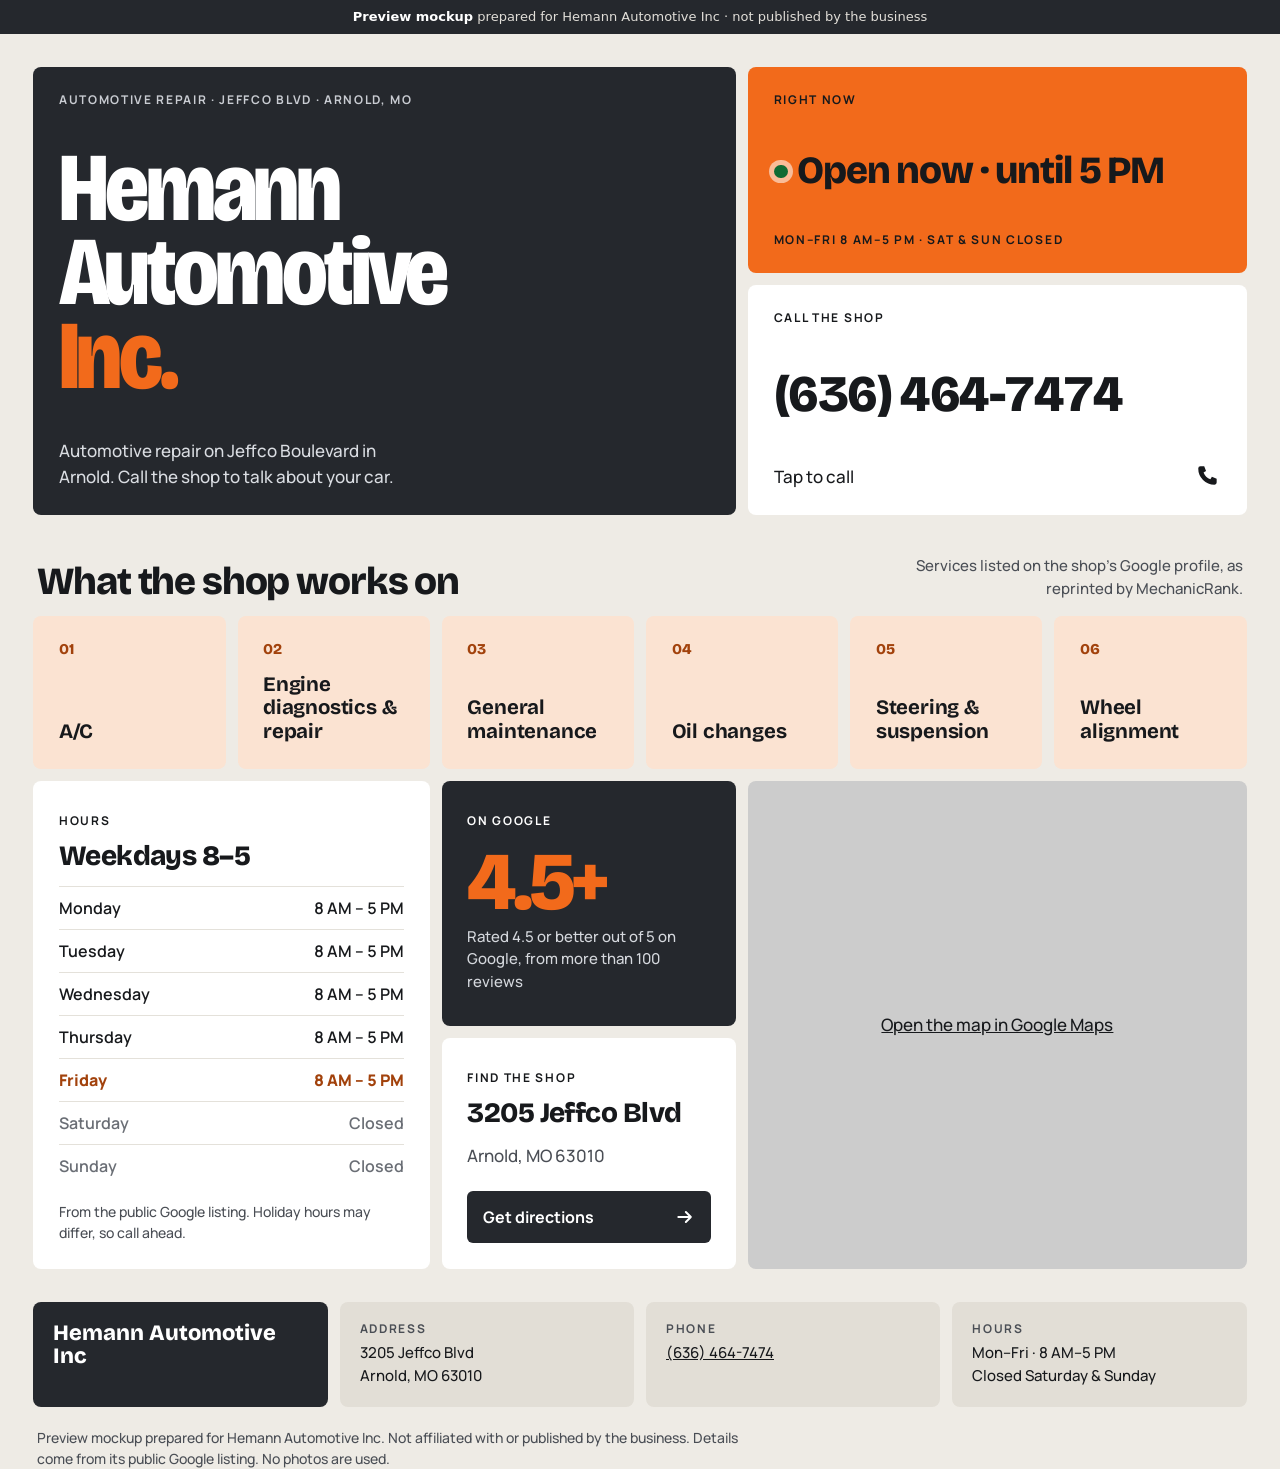
<file: hemann-automotive/index.html>
<!doctype html>
<html lang="en">
<head>
<meta charset="utf-8">
<meta name="viewport" content="width=device-width,initial-scale=1,viewport-fit=cover">
<title>Hemann Automotive Inc · Auto repair in Arnold, MO</title>
<meta name="description" content="Hemann Automotive Inc, 3205 Jeffco Blvd, Arnold, MO 63010. Automotive repair. Call (636) 464-7474.">
<meta name="robots" content="noindex">
<meta name="theme-color" content="#25282D">
<link rel="preconnect" href="https://fonts.googleapis.com"><link rel="preconnect" href="https://fonts.gstatic.com" crossorigin>
<link rel="stylesheet" href="https://fonts.googleapis.com/css2?family=Bricolage+Grotesque:opsz,wdth,wght@12..96,75..100,600..800&amp;family=Manrope:wght@500;600;700&amp;display=swap">
<!--
REDESIGN (Designer, 2026-11-19). Self-contained; no template.css. Layout: L8 Bento grid (REFERENCE.md).
Idea: "The whole shop at a glance: six services, one week, one number." Tidy service-bay tiles. Type: Bricolage Grotesque + Manrope. Palette: warm concrete, graphite, safety orange.
FACTS from prospects.csv row "Hemann Automotive Inc" (2026-11-19): Arnold, 3205 Jeffco Blvd, Arnold, MO 63010, (636) 464-7474, Google 4.5 / 107 reviews (shown as "4.5+" and "more than 100": the live Google map card on this page showed 4.6 from 109 on 2026-11-19), hours Mon–Fri 8 AM–5 PM; Sat–Sun closed.
SERVICES: every item from the prospects.csv services field (MechanicRank, from the Google profile).
REVIEWS: omitted on purpose. No real, sourced quotes in prospects.csv. Never write sample quotes.
-->
<style>
*,*::before,*::after{box-sizing:border-box}
html{-webkit-text-size-adjust:100%;text-size-adjust:100%}
body{margin:0;overflow-x:hidden;-webkit-font-smoothing:antialiased}
img,svg,iframe{display:block;max-width:100%}
svg[hidden]{display:none}
a{color:inherit}
abbr[title]{text-decoration:none}
table{border-collapse:collapse}
.sr-only{position:absolute;width:1px;height:1px;overflow:hidden;clip:rect(0 0 0 0);white-space:nowrap}
.skip{position:absolute;left:12px;top:-80px;padding:10px 14px;border-radius:8px;z-index:9;background:#111;color:#fff;text-decoration:none}
.skip:focus{top:12px}
.ribbon{font:13px/1.4 system-ui,-apple-system,"Segoe UI",sans-serif;text-align:center;padding:8px 16px}
.map{position:relative;overflow:hidden}
.map iframe{position:absolute;inset:0;width:100%;height:100%;border:0}
.map__fallback{position:absolute;inset:0;display:grid;place-items:center;text-align:center;padding:24px}
@media (prefers-reduced-motion:reduce){*{transition:none!important;animation:none!important;scroll-behavior:auto!important}}

:root{--bg:#EEEBE5;--gr:#25282D;--gr-2:#3A3E45;--or:#F26A1B;--or-pale:#FBE3D2;--ink:#17191C;--ink-2:#4A4E55;--w:#FFFFFF;
--d:"Bricolage Grotesque",system-ui,sans-serif;--s:"Manrope",system-ui,sans-serif}
body{background:var(--bg);color:var(--ink);font:500 17px/1.5 var(--s)}
.ribbon{background:var(--gr);color:#E1DED8}.ribbon b{color:#fff}
.wrap{max-width:1360px;margin:0 auto;padding:0 clamp(12px,2.6vw,36px)}
.bento{display:grid;grid-template-columns:repeat(12,minmax(0,1fr));gap:12px;padding:clamp(12px,2.6vw,36px) 0}
.t{border-radius:8px;padding:clamp(18px,2vw,28px);position:relative;min-width:0}
.t--name{grid-column:span 7;grid-row:span 2;background:var(--gr);color:var(--w);display:flex;flex-direction:column;justify-content:space-between;gap:40px;min-height:clamp(360px,34vw,500px)}
.lab{font:700 12px/1.2 var(--s);letter-spacing:.14em;text-transform:uppercase}
.t--name .lab{color:#C9CCD2}
h1{font:800 clamp(56px,7.6vw,124px)/.86 var(--d);font-stretch:85%;letter-spacing:-.035em;margin:0}
h1 span{display:block}
h1 .inc{color:var(--or)}
.t--name p{margin:0;max-width:34ch;color:#DADDE2}
.t--status{grid-column:span 5;background:var(--or);color:var(--ink);display:flex;flex-direction:column;justify-content:space-between;gap:20px}
.status{font:800 clamp(30px,3vw,46px)/1 var(--d);letter-spacing:-.03em;display:block;text-wrap:balance}
.status::before{content:"";display:inline-block;width:.36em;height:.36em;border-radius:50%;background:var(--ink);margin-right:.25em;vertical-align:.12em}
.status.is-open::before{background:#0F6B33;box-shadow:0 0 0 5px rgba(255,255,255,.55)}
.t--call{grid-column:span 5;background:var(--w);text-decoration:none;display:flex;flex-direction:column;justify-content:space-between;gap:20px;transition:transform .15s}
.t--call:hover{transform:translateY(-3px)}
.t--call .num{font:800 clamp(38px,4vw,62px)/1 var(--d);letter-spacing:-.03em;font-variant-numeric:tabular-nums}
.row{display:flex;justify-content:space-between;align-items:center;gap:12px}
.row .ico{width:26px;height:26px}
.t--svc{grid-column:span 2;background:var(--or-pale);min-height:150px;display:flex;flex-direction:column;justify-content:space-between;gap:16px}
.t--svc .n{font:800 15px/1 var(--d);color:#A2420C}
.t--svc h3{margin:0;font:700 clamp(19px,1.6vw,23px)/1.15 var(--d);letter-spacing:-.01em}
.t--svchead{grid-column:span 12;display:flex;justify-content:space-between;align-items:end;gap:20px;padding:28px 4px 4px}
.t--svchead h2{font:800 clamp(30px,3vw,44px)/1 var(--d);letter-spacing:-.03em;margin:0}
.t--svchead p{margin:0;color:var(--ink-2);font-size:15px;max-width:44ch;text-align:right}
.t--hours{grid-column:span 4;grid-row:span 2;background:var(--w)}
.t--hours h2,.t--addr h2{font:800 28px/1 var(--d);letter-spacing:-.02em;margin:10px 0 16px}
table.hours{width:100%;font-size:16px}
.hours th,.hours td{padding:9px 0;border-top:1px solid #E4E1DA;text-align:left;font-weight:600}
.hours td{text-align:right;font-variant-numeric:tabular-nums}
.hours tr.off{color:#6A6E75}
.hours tr.is-today th,.hours tr.is-today td{color:#A2420C;font-weight:800}
.t--hours small{display:block;margin-top:14px;color:var(--ink-2);font-size:14px}
.t--rate{grid-column:span 3;background:var(--gr);color:var(--w)}
.t--rate .big{font:800 clamp(64px,6.4vw,104px)/.9 var(--d);letter-spacing:-.05em;margin:14px 0 6px;color:var(--or)}
.t--rate p{margin:0;color:#D5D8DD;font-size:15px}
.t--map{grid-column:span 5;grid-row:span 2;padding:0;overflow:hidden;min-height:380px;background:#ccc}
.t--map .map{position:absolute;inset:0}
.t--map iframe{filter:grayscale(.85) contrast(1.05)}
.t--addr{grid-column:span 3;background:var(--w);display:flex;flex-direction:column;justify-content:space-between;gap:16px}
.t--addr p{margin:0;color:var(--ink-2)}
.btn{display:flex;align-items:center;justify-content:space-between;min-height:52px;padding:0 16px;border-radius:6px;background:var(--gr);color:var(--w);font:700 16px/1 var(--s);text-decoration:none}
.btn:hover{background:#000}
.btn .ico{width:20px;height:20px}
footer{padding:28px 0 44px}
.foot{display:grid;grid-template-columns:repeat(12,minmax(0,1fr));gap:12px}
.foot>div{grid-column:span 3;background:#E2DED6;border-radius:8px;padding:20px;font-size:15px}
.foot>div.fn{grid-column:span 3;background:var(--gr);color:#fff;font:800 22px/1.05 var(--d)}
.foot b{display:block;font:700 12px/1.2 var(--s);letter-spacing:.14em;text-transform:uppercase;color:var(--ink-2);margin-bottom:6px}
.legal{margin:20px 4px 0;font-size:14px;color:var(--ink-2);max-width:80ch}
:focus-visible{outline:3px solid var(--or);outline-offset:3px}
@media (max-width:1100px){.t--svc{grid-column:span 4}.t--hours{grid-column:span 6}.t--rate,.t--addr{grid-column:span 6}.t--map{grid-column:span 6}}
@media (max-width:760px){.bento,.foot{grid-template-columns:repeat(2,minmax(0,1fr));gap:10px}.t--name,.t--status,.t--call,.t--svchead,.t--hours,.t--map{grid-column:span 2}.t--name{grid-row:auto;min-height:0}.t--svc{grid-column:span 1;min-height:120px}.t--rate,.t--addr{grid-column:span 2}.t--hours{grid-row:auto}.t--map{grid-row:auto;min-height:300px}.t--svchead{flex-direction:column;align-items:start}.t--svchead p{text-align:left}.foot>div,.foot>div.fn{grid-column:span 2}h1{font-size:clamp(52px,17vw,92px)}}

</style>
</head>
<body>
<a class="skip" href="#main">Skip to content</a>
<div class="ribbon"><b>Preview mockup</b> prepared for Hemann Automotive Inc · not published by the business</div>
<svg xmlns="http://www.w3.org/2000/svg" hidden>
 <symbol id="i-phone" viewBox="0 0 24 24"><path fill="currentColor" d="M5 3h3.5l1.7 4.4-2.3 1.4a11 11 0 0 0 6.3 6.3l1.4-2.3L20 14.5V18a2 2 0 0 1-2 2A15 15 0 0 1 3 5a2 2 0 0 1 2-2z"/></symbol>
 <symbol id="i-arrow" viewBox="0 0 24 24"><path d="M4 12h15m-6-6 6 6-6 6" fill="none" stroke="currentColor" stroke-width="2.4" stroke-linecap="round" stroke-linejoin="round"/></symbol>
 <symbol id="i-ne" viewBox="0 0 24 24"><path d="M7 17 17 7M8 7h9v9" fill="none" stroke="currentColor" stroke-width="2.4" stroke-linecap="round" stroke-linejoin="round"/></symbol>
</svg>
<main id="main" class="wrap">
<div class="bento">
 <header class="t t--name" aria-labelledby="biz-name"><span class="lab">Automotive repair · Jeffco Blvd · Arnold, MO</span><div><h1 id="biz-name"><span>Hemann</span><span>Automotive</span><span class="inc">Inc.</span></h1></div><p>Automotive repair on Jeffco Boulevard in Arnold. Call the shop to talk about your car.</p></header>
 <div class="t t--status"><span class="lab">Right now</span><span class="status" data-status>Mon–Fri · 8 AM–5 PM</span><span class="lab">Mon–Fri 8 AM–5 PM · Sat &amp; Sun closed</span></div>
 <a class="t t--call" href="tel:+16364647474"><span class="lab">Call the shop</span><span class="num">(636) 464-7474</span><span class="row"><span>Tap to call</span><svg class="ico" aria-hidden="true"><use href="#i-phone"/></svg></span></a>
 <div class="t--svchead"><h2 id="svc-h">What the shop works on</h2><p>Services listed on the shop's Google profile, as reprinted by MechanicRank.</p></div>
 <ul class="sr-wrap" style="display:contents;list-style:none" aria-labelledby="svc-h"><li class="t t--svc"><span class="n">01</span><h3>A/C</h3></li><li class="t t--svc"><span class="n">02</span><h3>Engine diagnostics &amp; repair</h3></li><li class="t t--svc"><span class="n">03</span><h3>General maintenance</h3></li><li class="t t--svc"><span class="n">04</span><h3>Oil changes</h3></li><li class="t t--svc"><span class="n">05</span><h3>Steering &amp; suspension</h3></li><li class="t t--svc"><span class="n">06</span><h3>Wheel alignment</h3></li></ul>
 <section class="t t--hours" aria-labelledby="hrs-h"><span class="lab">Hours</span><h2 id="hrs-h">Weekdays 8–5</h2><table class="hours" data-hours data-tz="America/Chicago"><caption class="sr-only">Opening hours</caption><tbody><tr data-d="1" data-o="08:00" data-c="17:00"><th scope="row">Monday</th><td>8 AM – 5 PM</td></tr><tr data-d="2" data-o="08:00" data-c="17:00"><th scope="row">Tuesday</th><td>8 AM – 5 PM</td></tr><tr data-d="3" data-o="08:00" data-c="17:00"><th scope="row">Wednesday</th><td>8 AM – 5 PM</td></tr><tr data-d="4" data-o="08:00" data-c="17:00"><th scope="row">Thursday</th><td>8 AM – 5 PM</td></tr><tr data-d="5" data-o="08:00" data-c="17:00"><th scope="row">Friday</th><td>8 AM – 5 PM</td></tr><tr data-d="6" class="off"><th scope="row">Saturday</th><td>Closed</td></tr><tr data-d="0" class="off"><th scope="row">Sunday</th><td>Closed</td></tr></tbody></table><small>From the public Google listing. Holiday hours may differ, so call ahead.</small></section>
 <div class="t t--rate"><span class="lab">On Google</span><p class="big">4.5+</p><p>Rated 4.5 or better out of 5 on Google, from more than 100 reviews</p></div>
 <div class="t t--map"><div class="map"><div class="map__fallback"><a href="https://www.google.com/maps/search/?api=1&amp;query=Hemann+Automotive+Inc%2C+3205+Jeffco+Blvd%2C+Arnold%2C+MO+63010" target="_blank" rel="noopener">Open the map in Google Maps</a></div><iframe title="Map showing Hemann Automotive Inc at 3205 Jeffco Blvd, Arnold, MO 63010" src="https://www.google.com/maps?q=Hemann+Automotive+Inc%2C+3205+Jeffco+Blvd%2C+Arnold%2C+MO+63010&amp;output=embed" loading="lazy" referrerpolicy="no-referrer-when-downgrade" allowfullscreen></iframe></div></div>
 <section class="t t--addr" aria-labelledby="v-h"><div><span class="lab">Find the shop</span><h2 id="v-h">3205 Jeffco Blvd</h2><p>Arnold, MO 63010</p></div><a class="btn" href="https://www.google.com/maps/dir/?api=1&amp;destination=Hemann+Automotive+Inc%2C+3205+Jeffco+Blvd%2C+Arnold%2C+MO+63010" target="_blank" rel="noopener">Get directions<svg class="ico" aria-hidden="true"><use href="#i-arrow"/></svg></a></section>
</div>
</main>
<footer class="wrap">
 <div class="foot"><div class="fn">Hemann Automotive Inc</div><div><b>Address</b>3205 Jeffco Blvd<br>Arnold, MO 63010</div><div><b>Phone</b><a href="tel:+16364647474">(636) 464-7474</a></div><div><b>Hours</b>Mon–Fri · 8 AM–5 PM<br>Closed Saturday &amp; Sunday</div></div>
 <p class="legal">Preview mockup prepared for Hemann Automotive Inc. Not affiliated with or published by the business. Details come from its public Google listing. No photos are used.</p>
</footer>
<script>
/* Open-now badge, shop time (America/Chicago). ?now=D-HH:MM (D: 0=Sun) overrides, for screenshots only. */
(function () {
  var t = document.querySelector('[data-hours]');
  if (!t || !window.Intl) return;
  var tz = t.getAttribute('data-tz') || 'America/Chicago', H = {}, d, m, i;
  var D = ['Sun','Mon','Tue','Wed','Thu','Fri','Sat'];
  [].forEach.call(t.querySelectorAll('tr[data-d]'), function (r) { H[r.getAttribute('data-d')] = { o: r.getAttribute('data-o'), c: r.getAttribute('data-c') }; });
  function mins(s) { var a = s.split(':'); return +a[0] * 60 + +a[1]; }
  function fmt(s) { var a = s.split(':'), h = +a[0], ap = h >= 12 ? 'PM' : 'AM'; h = h % 12 || 12; return h + (a[1] !== '00' ? ':' + a[1] : '') + ' ' + ap; }
  var q = location.search.match(/[?&]now=(\d)-(\d\d):(\d\d)/);
  if (q) { d = +q[1]; m = +q[2] * 60 + +q[3]; }
  else {
    var p = {};
    new Intl.DateTimeFormat('en-US', { timeZone: tz, weekday: 'short', hour: '2-digit', minute: '2-digit', hourCycle: 'h23' })
      .formatToParts(new Date()).forEach(function (x) { p[x.type] = x.value; });
    d = D.indexOf(p.weekday); m = (+p.hour % 24) * 60 + +p.minute;
  }
  if (d < 0) return;
  var h = H[d], open = !!(h && h.o && m >= mins(h.o) && m < mins(h.c)), txt = '';
  [].forEach.call(document.querySelectorAll('[data-hours] tr[data-d="' + d + '"], [data-day="' + d + '"]'), function (r) { r.classList.add('is-today'); });
  if (open) txt = 'Open now · until ' + fmt(h.c);
  else for (i = 0; i < 8; i++) {
    var n = H[(d + i) % 7];
    if (n && n.o && (i > 0 || m < mins(n.o))) { txt = 'Closed now · opens ' + (i === 0 ? 'today' : i === 1 ? 'tomorrow' : D[(d + i) % 7]) + ' ' + fmt(n.o); break; }
  }
  if (!txt) return;
  document.documentElement.classList.add(open ? 'shop-open' : 'shop-closed');
  [].forEach.call(document.querySelectorAll('[data-status]'), function (el) { el.textContent = txt; el.classList.add(open ? 'is-open' : 'is-closed'); });
})();
</script>
</body>
</html>
</file>
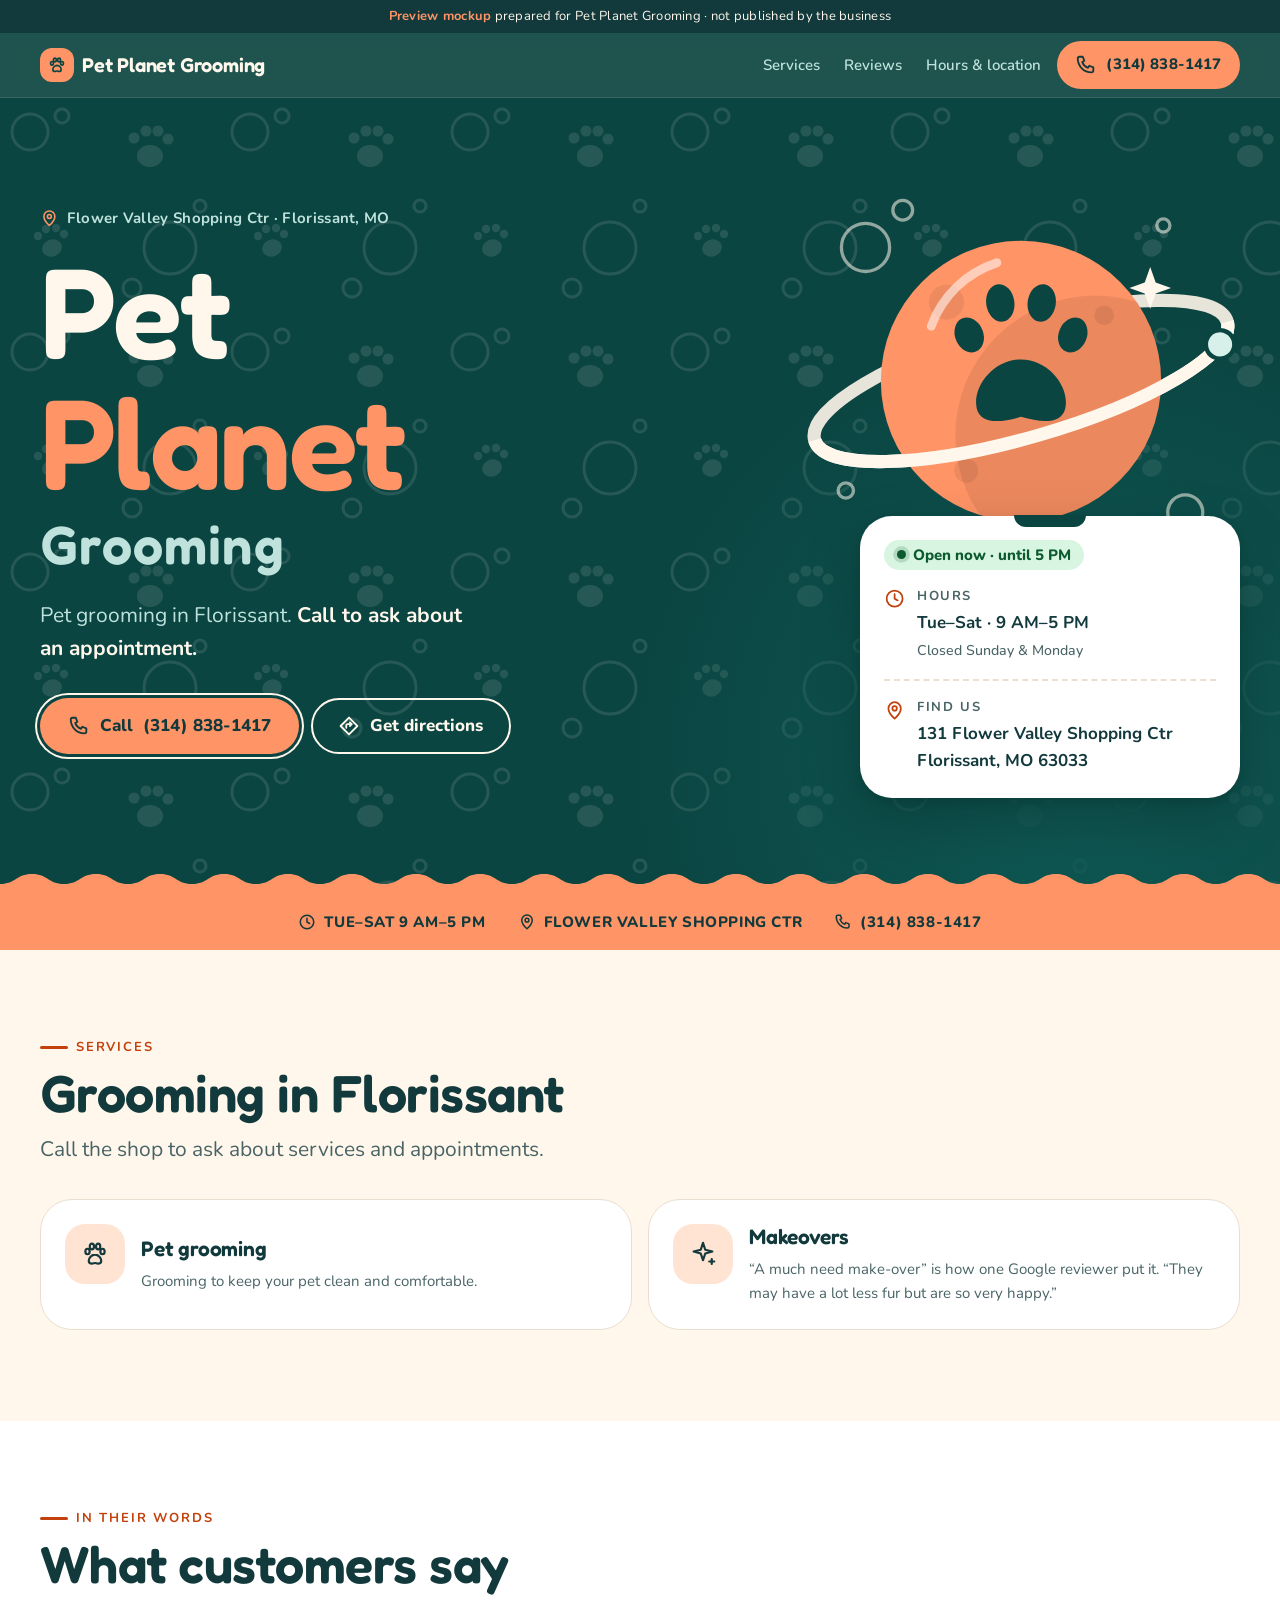
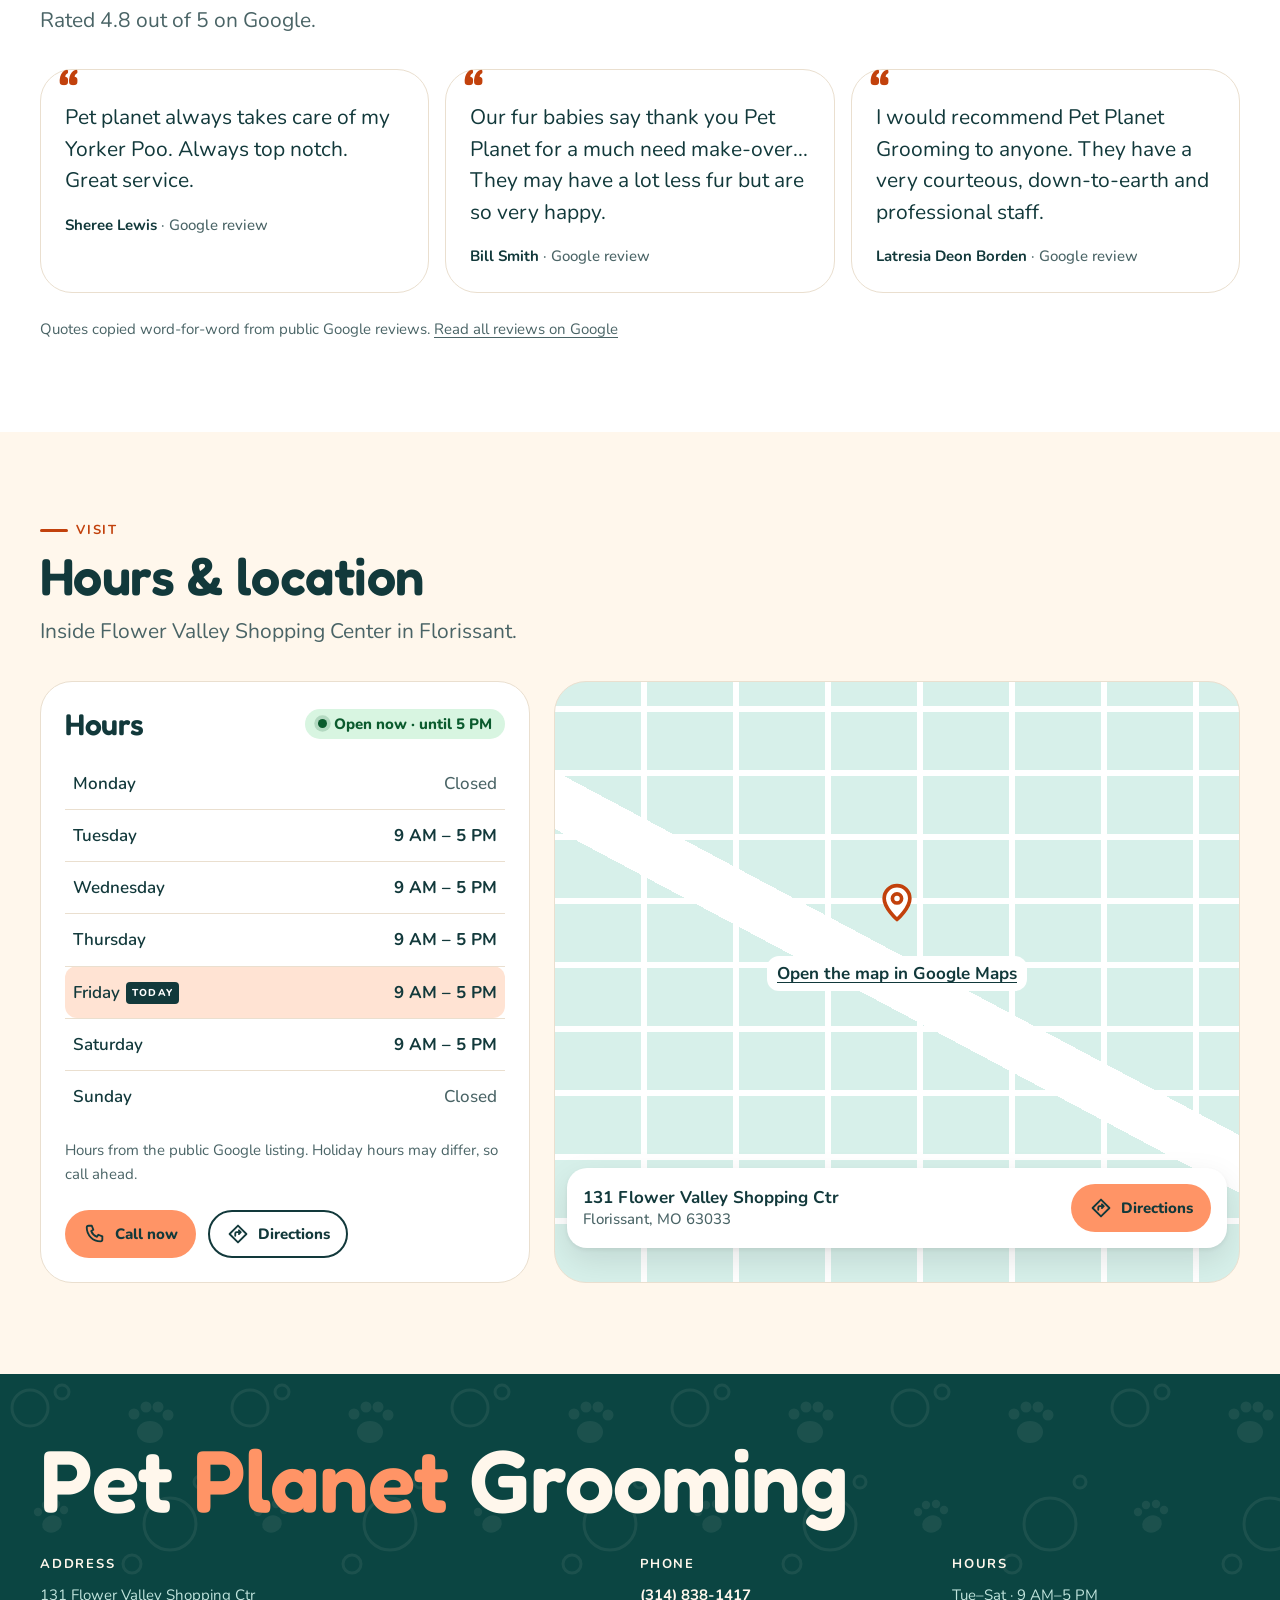
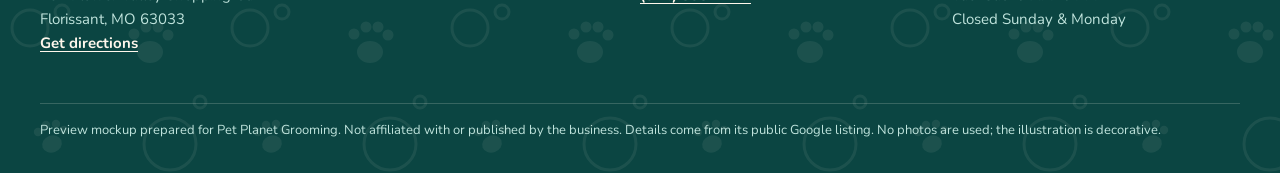
<file: pet-planet-grooming/index.html>
<!doctype html>
<html lang="en">
<head>
<meta charset="utf-8">
<meta name="viewport" content="width=device-width,initial-scale=1,viewport-fit=cover">
<title>Pet Planet Grooming | Pet groomer in Florissant, MO</title>
<meta name="description" content="Pet Planet Grooming, 131 Flower Valley Shopping Ctr, Florissant, MO 63033. Call (314) 838-1417. Open Tue–Sat 9 AM–5 PM.">
<meta name="robots" content="noindex">
<meta name="theme-color" content="#0B4542">
<link rel="preconnect" href="https://fonts.googleapis.com"><link rel="preconnect" href="https://fonts.gstatic.com" crossorigin>
<link rel="stylesheet" href="https://fonts.googleapis.com/css2?family=Fredoka:wght@500;600&amp;family=Nunito:wght@400;600;700;800&amp;display=swap">
<link rel="stylesheet" href="../template.css">
</head>
<body data-theme="grooming" data-level="bold">
<svg xmlns="http://www.w3.org/2000/svg" hidden>
<symbol id="i-phone" viewBox="0 0 24 24"><path d="M5 3h3.5l1.7 4.4-2.3 1.4a11 11 0 0 0 6.3 6.3l1.4-2.3L20 14.5V18a2 2 0 0 1-2 2A15 15 0 0 1 3 5a2 2 0 0 1 2-2z"/></symbol>
<symbol id="i-pin" viewBox="0 0 24 24"><path d="M12 21s-7-6.2-7-11.5a7 7 0 0 1 14 0C19 14.8 12 21 12 21z"/><circle cx="12" cy="9.5" r="2.5"/></symbol>
<symbol id="i-clock" viewBox="0 0 24 24"><circle cx="12" cy="12" r="9"/><path d="M12 7v5l3.5 2"/></symbol>
<symbol id="i-route" viewBox="0 0 24 24"><path d="M12 2.8 21.2 12 12 21.2 2.8 12z"/><path d="M9 14v-2.5a1.5 1.5 0 0 1 1.5-1.5H15m-2-2 2 2-2 2"/></symbol>
<symbol id="i-arrow" viewBox="0 0 24 24"><path d="M5 12h14m-6-6 6 6-6 6"/></symbol>
<symbol id="i-check" viewBox="0 0 24 24"><path d="m5 12.5 4.5 4.5L19 7.5"/></symbol>
<symbol id="i-calendar" viewBox="0 0 24 24"><rect x="3.5" y="5" width="17" height="15" rx="2"/><path d="M3.5 10h17M8 3v4m8-4v4"/></symbol>
<symbol id="i-info" viewBox="0 0 24 24"><circle cx="12" cy="12" r="9"/><path d="M12 11v6m0-9.5v.5"/></symbol>
<!-- grooming -->
<symbol id="i-paw" viewBox="0 0 24 24"><path d="M12 12.5c-2.8 0-5 2.7-5 4.8 0 1.6 1.3 2.4 2.7 2.4.9 0 1.5-.5 2.3-.5s1.4.5 2.3.5c1.4 0 2.7-.8 2.7-2.4 0-2.1-2.2-4.8-5-4.8z"/><ellipse cx="6" cy="10" rx="1.7" ry="2.2"/><ellipse cx="9.5" cy="6" rx="1.7" ry="2.3"/><ellipse cx="14.5" cy="6" rx="1.7" ry="2.3"/><ellipse cx="18" cy="10" rx="1.7" ry="2.2"/></symbol>
<symbol id="i-bath" viewBox="0 0 24 24"><path d="M3 12h18v2a5 5 0 0 1-5 5H8a5 5 0 0 1-5-5z"/><path d="M6 12V6a2 2 0 0 1 3.7-1M7 19l-1 2m11-2 1 2"/><circle cx="13" cy="7" r="1.2"/><circle cx="16.5" cy="5" r="1.6"/><circle cx="17" cy="9" r=".9"/></symbol>
<symbol id="i-sparkle" viewBox="0 0 24 24"><path d="M12 3l1.8 5.6L19.5 10l-5.7 1.6L12 17l-1.8-5.4L4.5 10l5.7-1.4z"/><path d="M19 16v4m-2-2h4"/></symbol>
<symbol id="i-heart" viewBox="0 0 24 24"><path d="M12 20s-7.5-4.6-7.5-10A4.3 4.3 0 0 1 12 7.4 4.3 4.3 0 0 1 19.5 10c0 5.4-7.5 10-7.5 10z"/></symbol>
<symbol id="i-bone" viewBox="0 0 24 24"><path d="M8.5 9.5 14.5 15.5M7 5a2.2 2.2 0 1 0-2 2 2.2 2.2 0 1 0 2.6 2.6L9 8.2M17 19a2.2 2.2 0 1 0 2-2 2.2 2.2 0 1 0-2.6-2.6L15 15.8M8.5 9.5l1-1M14.5 15.5l1-1"/></symbol>
<!-- barber -->
<symbol id="i-scissors" viewBox="0 0 24 24"><circle cx="6" cy="7" r="2.6"/><circle cx="6" cy="17" r="2.6"/><path d="M8.2 8.4 20 17M8.2 15.6 20 7"/></symbol>
<symbol id="i-razor" viewBox="0 0 24 24"><path d="M4 15 15 4l3 3-4 4H9"/><path d="M9 11l-5 9 4-1 4-6"/></symbol>
<symbol id="i-comb" viewBox="0 0 24 24"><path d="M3 9h18v3H3zM5 12v6m3-6v6m3-6v6m3-6v6m3-6v6m3-6v4"/></symbol>
<symbol id="i-pole" viewBox="0 0 24 24"><rect x="8" y="5" width="8" height="14" rx="1.5"/><path d="M9 3h6M9 21h6M8 9l8-3M8 13l8-3M8 17l8-3"/></symbol>
<symbol id="i-beard" viewBox="0 0 24 24"><path d="M5 6v5a7 7 0 0 0 14 0V6"/><path d="M9 13.5c1.8-1 4.2-1 6 0M10 17h4"/></symbol>
<!-- auto -->
<symbol id="i-wrench" viewBox="0 0 24 24"><path d="M14.5 4.5a4.5 4.5 0 0 0-5.4 5.9L3.5 16a2 2 0 0 0 2.9 2.9l5.6-5.6a4.5 4.5 0 0 0 5.9-5.4l-2.6 2.6-2.4-.5-.5-2.4z"/></symbol>
<symbol id="i-tire" viewBox="0 0 24 24"><circle cx="12" cy="12" r="9"/><circle cx="12" cy="12" r="3.5"/><path d="M12 3v3m0 12v3M3 12h3m12 0h3M5.6 5.6l2.2 2.2m8.4 8.4 2.2 2.2m0-12.8-2.2 2.2m-8.4 8.4-2.2 2.2"/></symbol>
<symbol id="i-oil" viewBox="0 0 24 24"><path d="M12 3s-5.5 6.4-5.5 10.5a5.5 5.5 0 0 0 11 0C17.5 9.4 12 3 12 3z"/><path d="M9.5 14a2.5 2.5 0 0 0 2.5 2.5"/></symbol>
<symbol id="i-brake" viewBox="0 0 24 24"><circle cx="12" cy="12" r="8.5"/><circle cx="12" cy="12" r="2"/><path d="M4.5 7.5a9 9 0 0 1 4-3.6M12 5.5v1m6.5 5.5h-1m-11 0h-1M12 17.5v1"/></symbol>
<symbol id="i-gauge" viewBox="0 0 24 24"><path d="M4 17a8 8 0 1 1 16 0"/><path d="M12 17l4-6"/><circle cx="12" cy="17" r="1.3"/><path d="M6.5 11.5l1 .8M12 7v1.3m5.5 3.2-1 .8"/></symbol>
<symbol id="i-battery" viewBox="0 0 24 24"><rect x="3" y="7" width="18" height="12" rx="2"/><path d="M7 7V5h3v2m4 0V5h3v2M7 13h3m5-1.5v3M13.5 13h3"/></symbol>
<!-- trades -->
<symbol id="i-hammer" viewBox="0 0 24 24"><path d="M14 4l6 6-2 2-2-2-9 9-2-2 9-9-2-2z"/><path d="M14 4 11 7"/></symbol>
<symbol id="i-ruler" viewBox="0 0 24 24"><path d="M3 16 16 3l5 5L8 21z"/><path d="m7 12 2 2m1-5 2 2m1-5 2 2"/></symbol>
<symbol id="i-house" viewBox="0 0 24 24"><path d="M4 11 12 4l8 7v9H4z"/><path d="M10 20v-5h4v5"/></symbol>
<symbol id="i-bolt" viewBox="0 0 24 24"><path d="M13 3 5 14h6l-1 7 8-11h-6z"/></symbol>
<symbol id="i-drop" viewBox="0 0 24 24"><path d="M7 4h10M12 4v3m-4 4h8l-1 3H9zm4 3v3"/><path d="M12 20.5a1.5 1.5 0 0 1-1.5-1.5c0-1 1.5-2.5 1.5-2.5s1.5 1.5 1.5 2.5a1.5 1.5 0 0 1-1.5 1.5z"/></symbol>
<!-- salon / cafe / cleaning -->
<symbol id="i-polish" viewBox="0 0 24 24"><path d="M10 3h4v5h-4z"/><path d="M8 11a2 2 0 0 1 2-3h4a2 2 0 0 1 2 3v8a2 2 0 0 1-2 2h-4a2 2 0 0 1-2-2z"/></symbol>
<symbol id="i-mirror" viewBox="0 0 24 24"><ellipse cx="12" cy="9" rx="6" ry="7"/><path d="M12 16v5m-3 0h6M9.5 6.5a3 3 0 0 1 2.5-1.5"/></symbol>
<symbol id="i-cup" viewBox="0 0 24 24"><path d="M4 9h13v5a5 5 0 0 1-5 5H9a5 5 0 0 1-5-5z"/><path d="M17 11h1.5a2.5 2.5 0 0 1 0 5H16M8 3c-1 1 1 2 0 3m4-3c-1 1 1 2 0 3"/></symbol>
<symbol id="i-fork" viewBox="0 0 24 24"><path d="M7 3v6a2 2 0 0 0 2 2v10M11 3v6a2 2 0 0 1-2 2M9 3v5m8-5c-2 1.5-3 4-3 7h3v11"/></symbol>
<symbol id="i-spray" viewBox="0 0 24 24"><path d="M8 9h6l1 3v8a1 1 0 0 1-1 1H8a1 1 0 0 1-1-1v-8z"/><path d="M9 9V6h5l3 2h-3M18 4l2-1m-2 4 2 1m-1-2.5h2"/></symbol>
<symbol id="i-broom" viewBox="0 0 24 24"><path d="M19 3 12 10"/><path d="M12.5 9.5 15 12l-4 9c-3-1-6-4-7-7z"/><path d="M7 18l2-3m1 5 1.5-3"/></symbol>
</svg>
<a class="skip" href="#main">Skip to content</a>
<div class="mock-ribbon"><b>Preview mockup</b> prepared for Pet Planet Grooming · not published by the business</div>
<header class="site-head"><div class="container">
 <a class="brand" href="#top"><span class="mark"><svg class="icon" aria-hidden="true"><use href="#i-paw"/></svg></span>Pet Planet Grooming</a>
 <nav class="nav" aria-label="Sections"><a href="#services">Services</a><a href="#reviews">Reviews</a><a href="#visit">Hours &amp; location</a></nav>
 <a class="btn btn--sm btn--call" href="tel:+13148381417"><svg class="icon" aria-hidden="true"><use href="#i-phone"/></svg><span class="lbl">Call</span><span class="num">(314) 838-1417</span></a>
</div></header>
<div class="accent-rule" aria-hidden="true"></div>

<main id="main">
<section class="hero" id="top" aria-labelledby="biz-name">
 <div class="hero__pattern" aria-hidden="true"></div><div class="hero__glow" aria-hidden="true"></div>
 <div class="container hero__grid">
  <div class="hero__copy">
   <p class="hero__kicker"><svg class="icon" aria-hidden="true"><use href="#i-pin"/></svg>Flower Valley Shopping Ctr · Florissant, MO</p>
   <h1 class="hero__name" id="biz-name"><span class="w">Pet</span> <span class="w w--accent">Planet</span> <span class="w w--small">Grooming</span></h1>
   <p class="hero__line">Pet grooming in Florissant. <strong>Call to ask about an appointment.</strong></p>
   <div class="hero__ctas">
    <a class="btn btn--call" href="tel:+13148381417"><svg class="icon" aria-hidden="true"><use href="#i-phone"/></svg>Call <span class="num">(314) 838-1417</span></a>
    <a class="btn btn--ghost" href="https://www.google.com/maps/dir/?api=1&destination=Pet+Planet+Grooming%2C+131+Flower+Valley+Shopping+Ctr%2C+Florissant%2C+MO+63033" target="_blank" rel="noopener"><svg class="icon" aria-hidden="true"><use href="#i-route"/></svg>Get directions</a>
   </div>
  </div>
  <div class="hero__media">
   <!-- PHOTO SLOT: when a real, owner-approved photo exists, add
        <img class="hero__photo" src="photo.jpg" alt="describe the photo" width="900" height="1100">
        here (the emblem, if any, hides itself). Keep the ticket. -->
   <div class="emblem" aria-hidden="true"><svg viewBox="0 0 400 400" role="img" aria-label="Illustration: a planet with a paw print and an orbit ring">
 <defs><clipPath id="front"><rect x="-50" y="200" width="500" height="260"/></clipPath>
 <clipPath id="ball"><circle cx="200" cy="200" r="128"/></clipPath></defs>
 <g style="fill:none;stroke:var(--field-ink);stroke-width:3;opacity:.55"><circle cx="58" cy="78" r="22"/><circle cx="92" cy="44" r="9"/><circle cx="350" cy="320" r="16"/><circle cx="330" cy="58" r="6"/><circle cx="40" cy="300" r="7"/></g>
 <g transform="rotate(-16 200 200)"><ellipse cx="200" cy="200" rx="196" ry="52" style="fill:none;stroke:var(--field-ink);stroke-width:12;opacity:.9"/></g>
 <circle cx="200" cy="200" r="128" style="fill:var(--field-accent)"/>
 <g clip-path="url(#ball)"><circle cx="268" cy="250" r="128" style="fill:#000;opacity:.08"/>
  <circle cx="132" cy="128" r="16" style="fill:#000;opacity:.07"/><circle cx="276" cy="140" r="9" style="fill:#000;opacity:.07"/><circle cx="150" cy="282" r="11" style="fill:#000;opacity:.07"/></g>
 <path d="M118 150a95 95 0 0 1 60-58" style="fill:none;stroke:#fff;stroke-width:8;stroke-linecap:round;opacity:.55"/>
 <g style="fill:var(--field)" transform="translate(200 182) scale(.86)">
  <path d="M0 -2C-30 -2 -52 28 -47 50C-43 66 -24 66 0 59C24 66 43 66 47 50C52 28 30 -2 0 -2Z"/>
  <ellipse cx="-55" cy="-28" rx="15" ry="19" transform="rotate(-22 -55 -28)"/><ellipse cx="-22" cy="-62" rx="15" ry="20" transform="rotate(-8 -22 -62)"/>
  <ellipse cx="22" cy="-62" rx="15" ry="20" transform="rotate(8 22 -62)"/><ellipse cx="55" cy="-28" rx="15" ry="19" transform="rotate(22 55 -28)"/></g>
 <g transform="rotate(-16 200 200)" clip-path="url(#front)"><ellipse cx="200" cy="200" rx="196" ry="52" style="fill:none;stroke:var(--field-ink);stroke-width:12"/></g>
 <g transform="rotate(-16 200 200)"><circle cx="384" cy="218" r="13" style="fill:var(--tint-2);stroke:var(--field);stroke-width:4"/></g>
 <path d="M318 96l5 14 14 5-14 5-5 14-5-14-14-5 14-5z" style="fill:var(--field-ink)"/>
</svg></div>
   <div class="ticket">
    <span class="ticket__notch" aria-hidden="true"></span>
    <div><span class="status" data-status>Tue–Sat · 9 AM–5 PM</span></div>
    <div class="ticket__row"><svg class="icon" aria-hidden="true"><use href="#i-clock"/></svg><div><span class="ticket__label">Hours</span><span class="ticket__value">Tue–Sat · 9 AM–5 PM<br><small style="font-weight:500;color:var(--muted)">Closed Sunday & Monday</small></span></div></div>
    <hr>
    <div class="ticket__row"><svg class="icon" aria-hidden="true"><use href="#i-pin"/></svg><div><span class="ticket__label">Find us</span><span class="ticket__value">131 Flower Valley Shopping Ctr<br>Florissant, MO 63033</span></div></div>
    
   </div>
  </div>
 </div>
</section>
<div class="band" role="note" aria-label="Quick facts"><div class="container"><ul><li><svg class="icon" aria-hidden="true"><use href="#i-clock"/></svg>Tue–Sat 9 AM–5 PM</li><li><svg class="icon" aria-hidden="true"><use href="#i-pin"/></svg>Flower Valley Shopping Ctr</li><li><svg class="icon" aria-hidden="true"><use href="#i-phone"/></svg>(314) 838-1417</li></ul></div></div>

<section class="section" id="services" aria-labelledby="svc-h"><div class="container">
 <div class="section-head"><span class="eyebrow">Services</span><h2 id="svc-h">Grooming in Florissant</h2><p>Call the shop to ask about services and appointments.</p></div>
 <ul class="services services--2"><li class="svc"><div class="svc__icon"><svg class="icon" aria-hidden="true"><use href="#i-paw"/></svg></div><h3>Pet grooming</h3><p>Grooming to keep your pet clean and comfortable.</p></li><li class="svc"><div class="svc__icon"><svg class="icon" aria-hidden="true"><use href="#i-sparkle"/></svg></div><h3>Makeovers</h3><p>“A much need make-over” is how one Google reviewer put it. “They may have a lot less fur but are so very happy.”</p></li></ul>
</div></section>

<section class="section section--alt" id="reviews" aria-labelledby="rev-h"><div class="container">
 <div class="section-head"><span class="eyebrow">In their words</span><h2 id="rev-h">What customers say</h2><p>Rated 4.8 out of 5 on Google.<!-- count omitted: prospects.csv says 125, Google Maps showed 126 on 2026-11-18 --></p></div>
 <div class="reviews"><figure class="review"><blockquote><p>Pet planet always takes care of my Yorker Poo. Always top notch. Great service.</p></blockquote><figcaption>Sheree Lewis <span>· Google review</span></figcaption></figure><figure class="review"><blockquote><p>Our fur babies say thank you Pet Planet for a much need make-over... They may have a lot less fur but are so very happy.</p></blockquote><figcaption>Bill Smith <span>· Google review</span></figcaption></figure><figure class="review"><blockquote><p>I would recommend Pet Planet Grooming to anyone. They have a very courteous, down-to-earth and professional staff.</p></blockquote><figcaption>Latresia Deon Borden <span>· Google review</span></figcaption></figure></div>
 <p class="reviews__src">Quotes copied word-for-word from public Google reviews. <a href="https://www.google.com/maps/search/?api=1&amp;query=Pet+Planet+Grooming%2C+131+Flower+Valley+Shopping+Ctr%2C+Florissant%2C+MO+63033" target="_blank" rel="noopener">Read all reviews on Google</a></p>
</div></section>
<section class="section" id="visit" aria-labelledby="visit-h"><div class="container">
 <div class="section-head"><span class="eyebrow">Visit</span><h2 id="visit-h">Hours &amp; location</h2><p>Inside Flower Valley Shopping Center in Florissant.</p></div>
 <div class="visit">
  <div class="card hours">
   <div class="hours__top"><h3>Hours</h3><span class="status" data-status>Tue–Sat · 9 AM–5 PM</span></div>
   <table data-hours data-tz="America/Chicago"><caption class="sr-only">Opening hours</caption><tr data-d="1" class="is-closed"><th scope="row">Monday</th><td>Closed</td></tr><tr data-d="2" data-o="09:00" data-c="17:00"><th scope="row">Tuesday</th><td>9 AM – 5 PM</td></tr><tr data-d="3" data-o="09:00" data-c="17:00"><th scope="row">Wednesday</th><td>9 AM – 5 PM</td></tr><tr data-d="4" data-o="09:00" data-c="17:00"><th scope="row">Thursday</th><td>9 AM – 5 PM</td></tr><tr data-d="5" data-o="09:00" data-c="17:00"><th scope="row">Friday</th><td>9 AM – 5 PM</td></tr><tr data-d="6" data-o="09:00" data-c="17:00"><th scope="row">Saturday</th><td>9 AM – 5 PM</td></tr><tr data-d="0" class="is-closed"><th scope="row">Sunday</th><td>Closed</td></tr></table>
   <p class="hours__note">Hours from the public Google listing. Holiday hours may differ, so call ahead.</p>
   <div style="display:flex;flex-wrap:wrap;gap:var(--s-3);margin-top:var(--s-5)">
    <a class="btn btn--call btn--sm" href="tel:+13148381417"><svg class="icon" aria-hidden="true"><use href="#i-phone"/></svg>Call now</a>
    <a class="btn btn--ghost btn--sm" href="https://www.google.com/maps/dir/?api=1&destination=Pet+Planet+Grooming%2C+131+Flower+Valley+Shopping+Ctr%2C+Florissant%2C+MO+63033" target="_blank" rel="noopener"><svg class="icon" aria-hidden="true"><use href="#i-route"/></svg>Directions</a>
   </div>
  </div>
  <div class="map">
   <div class="map__fallback"><p><svg class="icon" aria-hidden="true"><use href="#i-pin"/></svg><br><a href="https://www.google.com/maps/dir/?api=1&destination=Pet+Planet+Grooming%2C+131+Flower+Valley+Shopping+Ctr%2C+Florissant%2C+MO+63033" target="_blank" rel="noopener">Open the map in Google Maps</a></p></div>
   <iframe title="Map showing Pet Planet Grooming" src="https://www.google.com/maps?q=Pet+Planet+Grooming%2C+131+Flower+Valley+Shopping+Ctr%2C+Florissant%2C+MO+63033&output=embed" loading="lazy" referrerpolicy="no-referrer-when-downgrade" allowfullscreen></iframe>
   <div class="map__card"><p class="map__addr">131 Flower Valley Shopping Ctr<small>Florissant, MO 63033</small></p>
    <a class="btn btn--sm btn--call" href="https://www.google.com/maps/dir/?api=1&destination=Pet+Planet+Grooming%2C+131+Flower+Valley+Shopping+Ctr%2C+Florissant%2C+MO+63033" target="_blank" rel="noopener"><svg class="icon" aria-hidden="true"><use href="#i-route"/></svg>Directions</a></div>
  </div>
 </div>
</div></section>
</main>

<footer class="site-foot">
 <div class="hero__pattern" aria-hidden="true"></div>
 <div class="container">
  <p class="foot__name" style="font-family:var(--font-display);font-weight:var(--display-weight);text-transform:var(--display-case);font-style:var(--display-style);letter-spacing:var(--display-track)"><span class="w">Pet</span> <span class="w w--accent">Planet</span> <span class="w w--small">Grooming</span></p>
  <div class="foot__grid">
   <div><b>Address</b>131 Flower Valley Shopping Ctr<br>Florissant, MO 63033<br><a href="https://www.google.com/maps/dir/?api=1&destination=Pet+Planet+Grooming%2C+131+Flower+Valley+Shopping+Ctr%2C+Florissant%2C+MO+63033" target="_blank" rel="noopener">Get directions</a></div>
   <div><b>Phone</b><a href="tel:+13148381417">(314) 838-1417</a></div>
   <div><b>Hours</b>Tue–Sat · 9 AM–5 PM<br>Closed Sunday & Monday</div>
  </div>
  <p class="foot__legal">Preview mockup prepared for Pet Planet Grooming. Not affiliated with or published by the business. Details come from its public Google listing. No photos are used; the illustration is decorative.</p>
 </div>
</footer>

<script>
/* Open-now indicator: see SPEC.md. */
(function () {
  var t = document.querySelector('[data-hours]');
  if (!t || !window.Intl) return;
  var tz = t.getAttribute('data-tz') || 'America/Chicago', H = {}, d, m, i;
  var D = ['Sun', 'Mon', 'Tue', 'Wed', 'Thu', 'Fri', 'Sat'];
  [].forEach.call(t.querySelectorAll('tr[data-d]'), function (r) { H[r.getAttribute('data-d')] = { o: r.getAttribute('data-o'), c: r.getAttribute('data-c'), r: r }; });
  function mins(s) { var a = s.split(':'); return +a[0] * 60 + +a[1]; }
  function fmt(s) { var a = s.split(':'), h = +a[0], ap = h >= 12 ? 'PM' : 'AM'; h = h % 12 || 12; return h + (a[1] !== '00' ? ':' + a[1] : '') + ' ' + ap; }
  var q = location.search.match(/[?&]now=(\d)-(\d\d):(\d\d)/);
  if (q) { d = +q[1]; m = +q[2] * 60 + +q[3]; }
  else {
    var p = {};
    new Intl.DateTimeFormat('en-US', { timeZone: tz, weekday: 'short', hour: '2-digit', minute: '2-digit', hourCycle: 'h23' })
      .formatToParts(new Date()).forEach(function (x) { p[x.type] = x.value; });
    d = D.indexOf(p.weekday); m = (+p.hour % 24) * 60 + +p.minute;
  }
  if (d < 0) return;
  var h = H[d], open = !!(h && h.o && m >= mins(h.o) && m < mins(h.c)), txt = '';
  if (h) h.r.classList.add('is-today');
  if (open) txt = 'Open now · until ' + fmt(h.c);
  else for (i = 0; i < 8; i++) {
    var n = H[(d + i) % 7];
    if (n && n.o && (i > 0 || m < mins(n.o))) { txt = 'Closed · opens ' + (i === 0 ? 'today' : i === 1 ? 'tomorrow' : D[(d + i) % 7]) + ' ' + fmt(n.o); break; }
  }
  if (!txt) return;
  [].forEach.call(document.querySelectorAll('[data-status]'), function (el) { el.textContent = txt; el.classList.add(open ? 'is-open' : 'is-closed'); });
})();
</script>
</body>
</html>
</file>
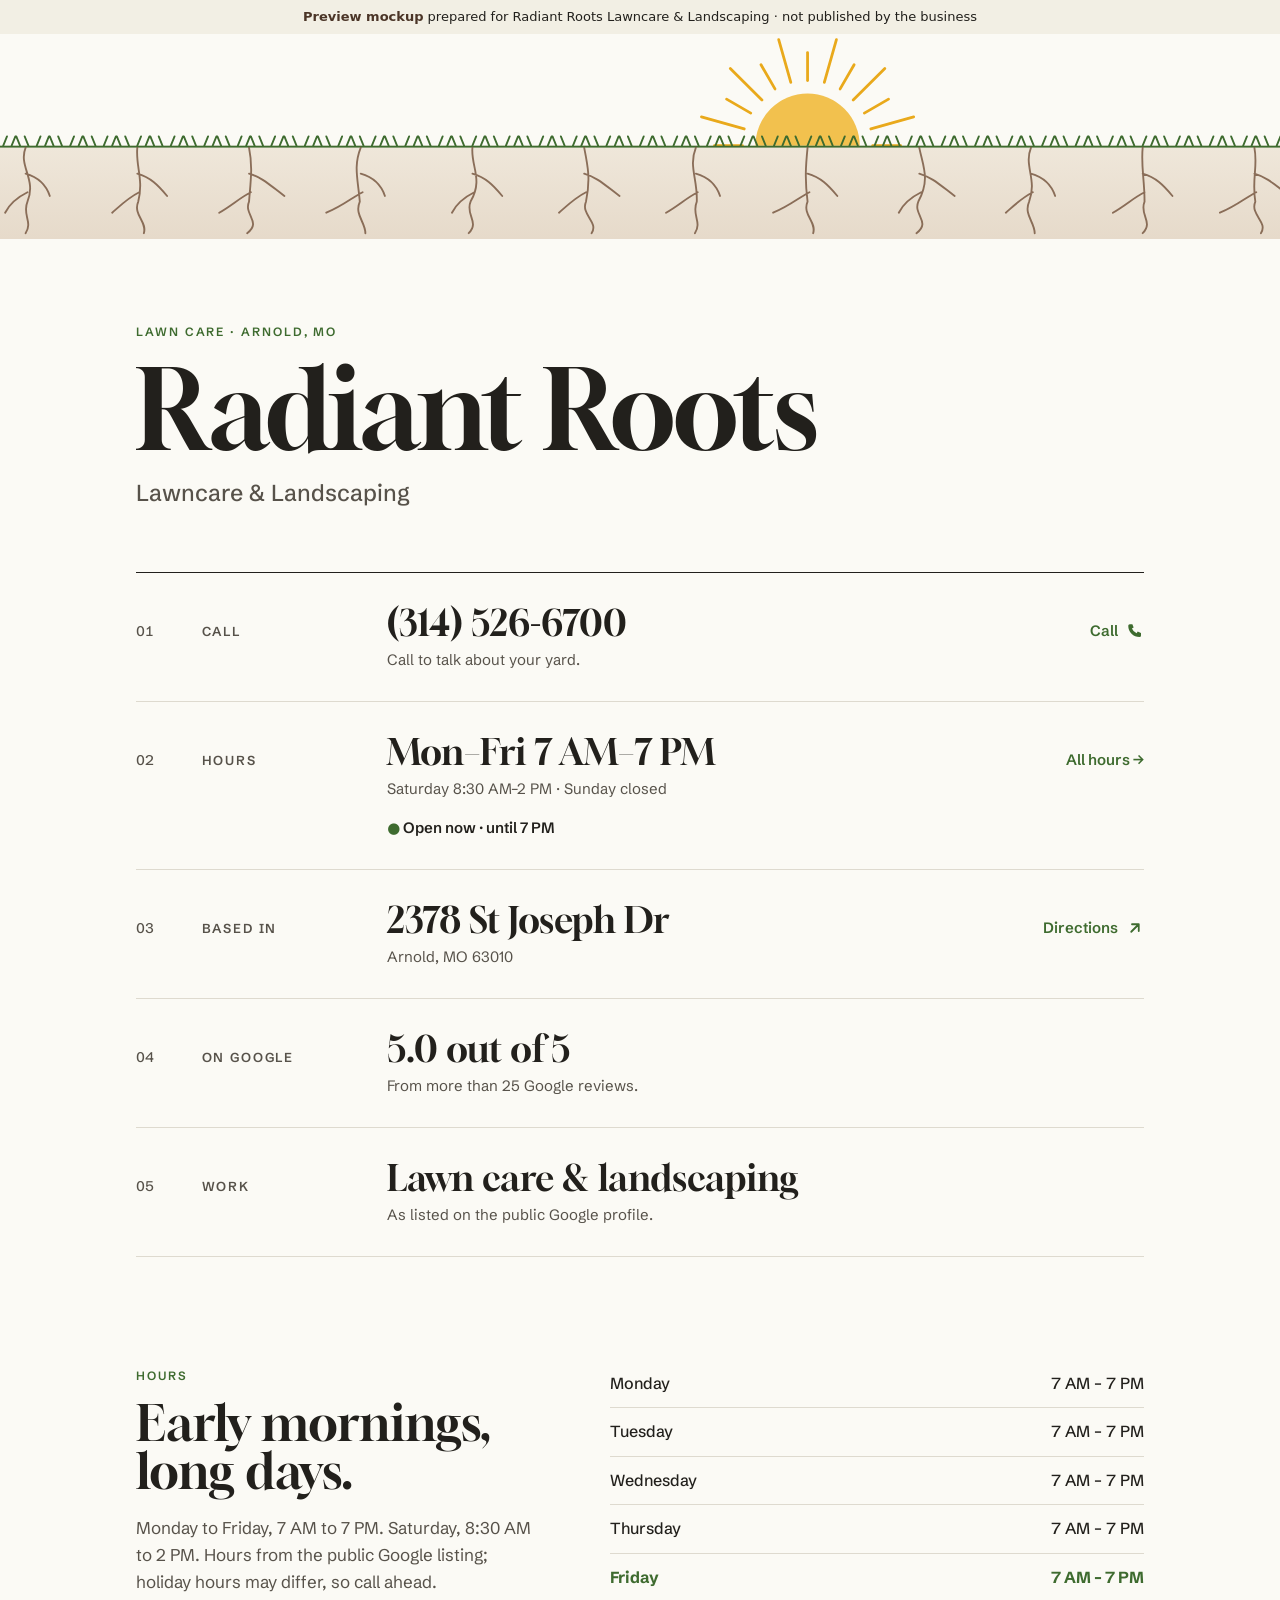
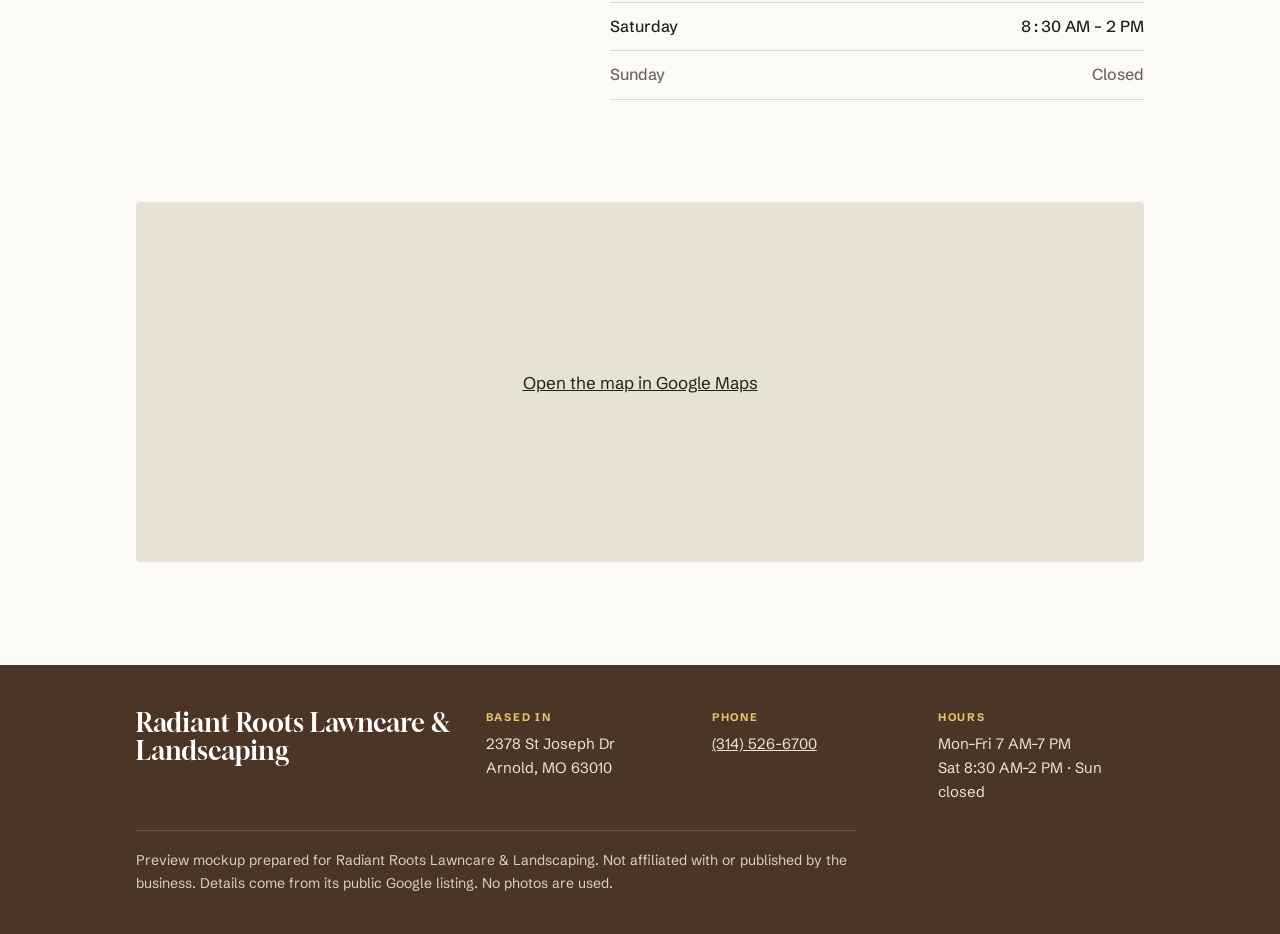
<file: radiant-roots-lawncare/index.html>
<!doctype html>
<html lang="en">
<head>
<meta charset="utf-8">
<meta name="viewport" content="width=device-width,initial-scale=1,viewport-fit=cover">
<title>Radiant Roots Lawncare &amp; Landscaping · Lawn care in Arnold, MO</title>
<meta name="description" content="Radiant Roots Lawncare &amp; Landscaping, based at 2378 St Joseph Dr, Arnold, MO 63010. Lawn care and landscaping. Call (314) 526-6700.">
<meta name="robots" content="noindex">
<meta name="theme-color" content="#4B3527">
<link rel="preconnect" href="https://fonts.googleapis.com"><link rel="preconnect" href="https://fonts.gstatic.com" crossorigin>
<link rel="stylesheet" href="https://fonts.googleapis.com/css2?family=Gloock&amp;family=Schibsted+Grotesk:wght@400;500;600;700&amp;display=swap">
<!--
REDESIGN (Designer, 2026-11-19). Self-contained; no template.css. Layout: L7 Index list (REFERENCE.md). Design level: light.
Idea: "Sun above, roots below": a thin ground cross-section (sun, grass line, roots) over a quiet numbered index of facts. Type: Gloock + Schibsted Grotesk. Palette: warm paper, soil brown, grass green, sun yellow (decoration only).
FACTS from prospects.csv row "Radiant Roots Lawncare & Landscaping" (2026-11-19): Arnold, 2378 St Joseph Dr, Arnold, MO 63010, (314) 526-6700, Google 5.0 / 29 reviews, hours Mon–Fri 7 AM–7 PM; Sat 8:30 AM–2 PM; Sun closed, services "Lawn care and landscaping".
SERVICES: only "Lawn care and landscaping" (the CSV services field). Never invent a list.
RATING COUNT: CSV says 29 reviews; the live Google map card showed 31 on 2026-11-19 (EdgeLocal also showed 31 on Nov 14), so the page says "more than 25" rather than an exact count. Flag for Travis.
REVIEWS: omitted on purpose. No real, sourced quotes in prospects.csv. Never write sample quotes.
-->
<style>
*,*::before,*::after{box-sizing:border-box}
html{-webkit-text-size-adjust:100%;text-size-adjust:100%}
body{margin:0;overflow-x:hidden;-webkit-font-smoothing:antialiased}
img,svg,iframe{display:block;max-width:100%}
svg[hidden]{display:none}
a{color:inherit}
abbr[title]{text-decoration:none}
table{border-collapse:collapse}
.sr-only{position:absolute;width:1px;height:1px;overflow:hidden;clip:rect(0 0 0 0);white-space:nowrap}
.skip{position:absolute;left:12px;top:-80px;padding:10px 14px;border-radius:8px;z-index:9;background:#111;color:#fff;text-decoration:none}
.skip:focus{top:12px}
.ribbon{font:13px/1.4 system-ui,-apple-system,"Segoe UI",sans-serif;text-align:center;padding:8px 16px}
.map{position:relative;overflow:hidden}
.map iframe{position:absolute;inset:0;width:100%;height:100%;border:0}
.map__fallback{position:absolute;inset:0;display:grid;place-items:center;text-align:center;padding:24px}
@media (prefers-reduced-motion:reduce){*{transition:none!important;animation:none!important;scroll-behavior:auto!important}}

:root{--paper:#FBFAF5;--soil:#4B3527;--grass:#3E6B2F;--sun:#E9A91B;--ink:#22201C;--ink-2:#57524A;--rule:#DEDACF;--tint:#F2EFE4;
--serif:"Gloock",Georgia,serif;--sans:"Schibsted Grotesk",system-ui,sans-serif}
body{background:var(--paper);color:var(--ink);font:400 17px/1.6 var(--sans)}
.ribbon{background:var(--tint);color:var(--ink)}.ribbon b{color:var(--soil)}
.wrap{max-width:1120px;margin:0 auto;padding:0 clamp(18px,4.4vw,56px)}
.xsec{width:100%;height:clamp(150px,16vw,220px);display:block;background:linear-gradient(180deg,var(--paper) 0 54%,#EFE7DA 55%,#E6DACA 100%)}
.hero{padding:clamp(40px,6vw,88px) 0 clamp(40px,5vw,72px)}
.lab{font:600 12px/1.3 var(--sans);letter-spacing:.16em;text-transform:uppercase;color:var(--grass)}
h1{margin:16px 0 0;font:400 clamp(58px,8.6vw,128px)/.92 var(--serif);letter-spacing:-.02em}
h1 small{display:block;font:500 clamp(18px,1.8vw,24px)/1.3 var(--sans);letter-spacing:0;color:var(--ink-2);margin-top:18px}
.idx{list-style:none;margin:0;padding:0;border-top:1px solid var(--ink)}
.idx>li{display:grid;grid-template-columns:4ch minmax(0,10rem) minmax(0,1fr) auto;gap:clamp(12px,2vw,28px);align-items:baseline;padding:clamp(20px,2.4vw,30px) 0;border-bottom:1px solid var(--rule)}
.n{font:500 14px/1 var(--sans);color:var(--ink-2);font-variant-numeric:tabular-nums}
.t{font:600 13px/1.3 var(--sans);letter-spacing:.14em;text-transform:uppercase;color:var(--ink-2)}
.v{font:400 clamp(26px,2.8vw,40px)/1.1 var(--serif)}
a.v{text-decoration:none}
.v small{display:block;font:400 15px/1.5 var(--sans);color:var(--ink-2);margin-top:6px}
.go{font:600 15px/1 var(--sans);text-decoration:none;color:var(--grass);display:inline-flex;align-items:center;gap:8px;min-height:44px;white-space:nowrap}
.go .ico{width:18px;height:18px}
.idx li a.v:hover,.go:hover{text-decoration:underline;text-underline-offset:4px}
.status{font:600 15px/1.4 var(--sans);color:var(--ink);display:inline-block;margin-top:8px}
.status::before{content:"● ";color:#8A8478}
.status.is-open::before{color:var(--grass)}
.status.is-closed::before{color:#B0461C}
.more{display:grid;grid-template-columns:minmax(0,1fr) minmax(0,1.3fr);gap:clamp(28px,5vw,80px);padding:clamp(64px,8vw,110px) 0}
h2{font:400 clamp(36px,3.8vw,54px)/1 var(--serif);margin:12px 0 18px}
.more p{color:var(--ink-2);margin:0 0 20px;max-width:40ch}
table.hours{width:100%;font-size:16px}
.hours th,.hours td{text-align:left;padding:11px 0;border-bottom:1px solid var(--rule);font-weight:500}
.hours td{text-align:right;font-variant-numeric:tabular-nums}
.hours tr.off{color:#6E685E}
.hours tr.is-today th,.hours tr.is-today td{color:var(--grass);font-weight:700}
.map{min-height:360px;background:#e7e2d4;border-radius:4px}
.map iframe{filter:grayscale(.5) sepia(.15) contrast(1.02)}
.mapwrap{padding-bottom:clamp(64px,8vw,110px)}
footer{background:var(--soil);color:#EDE5DA;padding:44px 0 40px;font-size:15px}
.fgrid{display:grid;grid-template-columns:1.6fr 1fr 1fr 1fr;gap:20px}
.fgrid b{display:block;font-size:11px;letter-spacing:.16em;text-transform:uppercase;color:#E9C46A;margin-bottom:6px}
.fname{font:400 26px/1.1 var(--serif);color:#fff}
.legal{margin:26px 0 0;padding-top:18px;border-top:1px solid #6B5444;font-size:14px;max-width:80ch;color:#DCD1C3}
:focus-visible{outline:3px solid var(--grass);outline-offset:3px}
footer :focus-visible{outline-color:#E9C46A}
@media (max-width:820px){.idx>li{grid-template-columns:3ch minmax(0,1fr) auto;grid-template-areas:"n t go" "n v v"}.n{grid-area:n}.t{grid-area:t}.v{grid-area:v}.go{grid-area:go}.more{grid-template-columns:1fr}.fgrid{grid-template-columns:1fr 1fr}}
@media (max-width:520px){body{font-size:16px}h1{font-size:clamp(50px,15vw,76px)}.fgrid{grid-template-columns:1fr}.map{min-height:300px}}

</style>
</head>
<body>
<a class="skip" href="#main">Skip to content</a>
<div class="ribbon"><b>Preview mockup</b> prepared for Radiant Roots Lawncare &amp; Landscaping · not published by the business</div>
<svg xmlns="http://www.w3.org/2000/svg" hidden>
 <symbol id="i-phone" viewBox="0 0 24 24"><path fill="currentColor" d="M5 3h3.5l1.7 4.4-2.3 1.4a11 11 0 0 0 6.3 6.3l1.4-2.3L20 14.5V18a2 2 0 0 1-2 2A15 15 0 0 1 3 5a2 2 0 0 1 2-2z"/></symbol>
 <symbol id="i-arrow" viewBox="0 0 24 24"><path d="M4 12h15m-6-6 6 6-6 6" fill="none" stroke="currentColor" stroke-width="2.4" stroke-linecap="round" stroke-linejoin="round"/></symbol>
 <symbol id="i-ne" viewBox="0 0 24 24"><path d="M7 17 17 7M8 7h9v9" fill="none" stroke="currentColor" stroke-width="2.4" stroke-linecap="round" stroke-linejoin="round"/></symbol>
</svg>
<svg class="xsec" viewBox="0 0 1440 220" preserveAspectRatio="xMidYMid slice" aria-hidden="true"><line x1="830" y1="120" x2="800" y2="120" stroke="#E9A91B" stroke-width="3" stroke-linecap="round"/><line x1="832" y1="102" x2="786" y2="89" stroke="#E9A91B" stroke-width="3" stroke-linecap="round"/><line x1="839" y1="85" x2="813" y2="70" stroke="#E9A91B" stroke-width="3" stroke-linecap="round"/><line x1="851" y1="71" x2="817" y2="37" stroke="#E9A91B" stroke-width="3" stroke-linecap="round"/><line x1="865" y1="59" x2="850" y2="33" stroke="#E9A91B" stroke-width="3" stroke-linecap="round"/><line x1="882" y1="52" x2="869" y2="6" stroke="#E9A91B" stroke-width="3" stroke-linecap="round"/><line x1="900" y1="50" x2="900" y2="20" stroke="#E9A91B" stroke-width="3" stroke-linecap="round"/><line x1="918" y1="52" x2="931" y2="6" stroke="#E9A91B" stroke-width="3" stroke-linecap="round"/><line x1="935" y1="59" x2="950" y2="33" stroke="#E9A91B" stroke-width="3" stroke-linecap="round"/><line x1="949" y1="71" x2="983" y2="37" stroke="#E9A91B" stroke-width="3" stroke-linecap="round"/><line x1="961" y1="85" x2="987" y2="70" stroke="#E9A91B" stroke-width="3" stroke-linecap="round"/><line x1="968" y1="102" x2="1014" y2="89" stroke="#E9A91B" stroke-width="3" stroke-linecap="round"/><line x1="970" y1="120" x2="1000" y2="120" stroke="#E9A91B" stroke-width="3" stroke-linecap="round"/><path d="M844 120A56 56 0 0 1 956 120Z" fill="#F2C14E"/><path d="M0 120l4 -10M9 120l4 -10M18 120l-4 -10M27 120l-4 -10M36 120l4 -10M45 120l4 -10M54 120l-4 -10M63 120l-4 -10M72 120l4 -10M81 120l4 -10M90 120l-4 -10M99 120l-4 -10M108 120l4 -10M117 120l4 -10M126 120l-4 -10M135 120l-4 -10M144 120l4 -10M153 120l4 -10M162 120l-4 -10M171 120l-4 -10M180 120l4 -10M189 120l4 -10M198 120l-4 -10M207 120l-4 -10M216 120l4 -10M225 120l4 -10M234 120l-4 -10M243 120l-4 -10M252 120l4 -10M261 120l4 -10M270 120l-4 -10M279 120l-4 -10M288 120l4 -10M297 120l4 -10M306 120l-4 -10M315 120l-4 -10M324 120l4 -10M333 120l4 -10M342 120l-4 -10M351 120l-4 -10M360 120l4 -10M369 120l4 -10M378 120l-4 -10M387 120l-4 -10M396 120l4 -10M405 120l4 -10M414 120l-4 -10M423 120l-4 -10M432 120l4 -10M441 120l4 -10M450 120l-4 -10M459 120l-4 -10M468 120l4 -10M477 120l4 -10M486 120l-4 -10M495 120l-4 -10M504 120l4 -10M513 120l4 -10M522 120l-4 -10M531 120l-4 -10M540 120l4 -10M549 120l4 -10M558 120l-4 -10M567 120l-4 -10M576 120l4 -10M585 120l4 -10M594 120l-4 -10M603 120l-4 -10M612 120l4 -10M621 120l4 -10M630 120l-4 -10M639 120l-4 -10M648 120l4 -10M657 120l4 -10M666 120l-4 -10M675 120l-4 -10M684 120l4 -10M693 120l4 -10M702 120l-4 -10M711 120l-4 -10M720 120l4 -10M729 120l4 -10M738 120l-4 -10M747 120l-4 -10M756 120l4 -10M765 120l4 -10M774 120l-4 -10M783 120l-4 -10M792 120l4 -10M801 120l4 -10M810 120l-4 -10M819 120l-4 -10M828 120l4 -10M837 120l4 -10M846 120l-4 -10M855 120l-4 -10M864 120l4 -10M873 120l4 -10M882 120l-4 -10M891 120l-4 -10M900 120l4 -10M909 120l4 -10M918 120l-4 -10M927 120l-4 -10M936 120l4 -10M945 120l4 -10M954 120l-4 -10M963 120l-4 -10M972 120l4 -10M981 120l4 -10M990 120l-4 -10M999 120l-4 -10M1008 120l4 -10M1017 120l4 -10M1026 120l-4 -10M1035 120l-4 -10M1044 120l4 -10M1053 120l4 -10M1062 120l-4 -10M1071 120l-4 -10M1080 120l4 -10M1089 120l4 -10M1098 120l-4 -10M1107 120l-4 -10M1116 120l4 -10M1125 120l4 -10M1134 120l-4 -10M1143 120l-4 -10M1152 120l4 -10M1161 120l4 -10M1170 120l-4 -10M1179 120l-4 -10M1188 120l4 -10M1197 120l4 -10M1206 120l-4 -10M1215 120l-4 -10M1224 120l4 -10M1233 120l4 -10M1242 120l-4 -10M1251 120l-4 -10M1260 120l4 -10M1269 120l4 -10M1278 120l-4 -10M1287 120l-4 -10M1296 120l4 -10M1305 120l4 -10M1314 120l-4 -10M1323 120l-4 -10M1332 120l4 -10M1341 120l4 -10M1350 120l-4 -10M1359 120l-4 -10M1368 120l4 -10M1377 120l4 -10M1386 120l-4 -10M1395 120l-4 -10M1404 120l4 -10M1413 120l4 -10M1422 120l-4 -10M1431 120l-4 -10" stroke="#3E6B2F" stroke-width="2" stroke-linecap="round" fill="none"/><rect x="0" y="120" width="1440" height="2" fill="#3E6B2F"/><path d="M60 122c-8 20 12 34 2 58c-6 14 6 22 -2 34 M60 150c14 4 22 12 26 24 M62 170c-12 6 -20 14 -24 22 M180 122c-2 20 7 34 1 58c-6 14 10 22 6 34 M180 150c14 4 22 12 32 24 M182 170c-12 6 -20 14 -29 22 M300 122c4 20 2 34 0 58c-6 14 14 22 -2 34 M300 150c14 4 22 12 38 24 M302 170c-12 6 -20 14 -34 22 M420 122c-8 20 -3 34 -1 58c-6 14 6 22 6 34 M420 150c14 4 22 12 26 24 M422 170c-12 6 -20 14 -39 22 M540 122c-2 20 12 34 -2 58c-6 14 10 22 -2 34 M540 150c14 4 22 12 32 24 M542 170c-12 6 -20 14 -24 22 M660 122c4 20 7 34 2 58c-6 14 14 22 6 34 M660 150c14 4 22 12 38 24 M662 170c-12 6 -20 14 -29 22 M780 122c-8 20 2 34 1 58c-6 14 6 22 -2 34 M780 150c14 4 22 12 26 24 M782 170c-12 6 -20 14 -34 22 M900 122c-2 20 -3 34 0 58c-6 14 10 22 6 34 M900 150c14 4 22 12 32 24 M902 170c-12 6 -20 14 -39 22 M1020 122c4 20 12 34 -1 58c-6 14 14 22 -2 34 M1020 150c14 4 22 12 38 24 M1022 170c-12 6 -20 14 -24 22 M1140 122c-8 20 7 34 -2 58c-6 14 6 22 6 34 M1140 150c14 4 22 12 26 24 M1142 170c-12 6 -20 14 -29 22 M1260 122c-2 20 2 34 2 58c-6 14 10 22 -2 34 M1260 150c14 4 22 12 32 24 M1262 170c-12 6 -20 14 -34 22 M1380 122c4 20 -3 34 1 58c-6 14 14 22 6 34 M1380 150c14 4 22 12 38 24 M1382 170c-12 6 -20 14 -39 22" stroke="#7A5A43" stroke-width="2" fill="none" stroke-linecap="round" opacity=".85"/></svg>
<main id="main" class="wrap">
<header class="hero" aria-labelledby="biz-name"><span class="lab">Lawn care · Arnold, MO</span><h1 id="biz-name">Radiant Roots<small>Lawncare &amp; Landscaping</small></h1></header>
<ol class="idx" aria-label="Contact and details"><li><span class="n">01</span><span class="t">Call</span><a class="v" href="tel:+13145266700">(314) 526-6700<small>Call to talk about your yard.</small></a><a class="go" href="tel:+13145266700" aria-label="Call (314) 526-6700">Call<svg class="ico" aria-hidden="true"><use href="#i-phone"/></svg></a></li><li><span class="n">02</span><span class="t">Hours</span><div class="v">Mon–Fri 7 AM–7 PM<small>Saturday 8:30 AM–2 PM · Sunday closed</small><span class="status" data-status>Open six days a week</span></div><a class="go" href="#hours">All hours →</a></li><li><span class="n">03</span><span class="t">Based in</span><a class="v" href="https://www.google.com/maps/dir/?api=1&amp;destination=Radiant+Roots+Lawncare+%26+Landscaping%2C+2378+St+Joseph+Dr%2C+Arnold%2C+MO+63010" target="_blank" rel="noopener">2378 St Joseph Dr<small>Arnold, MO 63010</small></a><a class="go" href="https://www.google.com/maps/dir/?api=1&amp;destination=Radiant+Roots+Lawncare+%26+Landscaping%2C+2378+St+Joseph+Dr%2C+Arnold%2C+MO+63010" target="_blank" rel="noopener">Directions<svg class="ico" aria-hidden="true"><use href="#i-ne"/></svg></a></li><li><span class="n">04</span><span class="t">On Google</span><div class="v">5.0 out of 5<small>From more than 25 Google reviews.</small></div><span></span></li><li><span class="n">05</span><span class="t">Work</span><div class="v">Lawn care &amp; landscaping<small>As listed on the public Google profile.</small></div><span></span></li></ol>
<section class="more" id="hours" aria-labelledby="hrs-h">
 <div><span class="lab">Hours</span><h2 id="hrs-h">Early mornings, long days.</h2><p>Monday to Friday, 7 AM to 7 PM. Saturday, 8:30 AM to 2 PM. Hours from the public Google listing; holiday hours may differ, so call ahead.</p></div>
 <table class="hours" data-hours data-tz="America/Chicago"><caption class="sr-only">Opening hours</caption><tbody><tr data-d="1" data-o="07:00" data-c="19:00"><th scope="row">Monday</th><td>7 AM – 7 PM</td></tr><tr data-d="2" data-o="07:00" data-c="19:00"><th scope="row">Tuesday</th><td>7 AM – 7 PM</td></tr><tr data-d="3" data-o="07:00" data-c="19:00"><th scope="row">Wednesday</th><td>7 AM – 7 PM</td></tr><tr data-d="4" data-o="07:00" data-c="19:00"><th scope="row">Thursday</th><td>7 AM – 7 PM</td></tr><tr data-d="5" data-o="07:00" data-c="19:00"><th scope="row">Friday</th><td>7 AM – 7 PM</td></tr><tr data-d="6" data-o="08:30" data-c="14:00"><th scope="row">Saturday</th><td>8:30 AM – 2 PM</td></tr><tr data-d="0" class="off"><th scope="row">Sunday</th><td>Closed</td></tr></tbody></table>
</section>
<section class="mapwrap" aria-labelledby="v-h"><h2 class="sr-only" id="v-h">Map</h2><div class="map"><div class="map__fallback"><a href="https://www.google.com/maps/search/?api=1&amp;query=Radiant+Roots+Lawncare+%26+Landscaping%2C+2378+St+Joseph+Dr%2C+Arnold%2C+MO+63010" target="_blank" rel="noopener">Open the map in Google Maps</a></div><iframe title="Map showing Radiant Roots Lawncare &amp; Landscaping at 2378 St Joseph Dr, Arnold, MO 63010" src="https://www.google.com/maps?q=Radiant+Roots+Lawncare+%26+Landscaping%2C+2378+St+Joseph+Dr%2C+Arnold%2C+MO+63010&amp;output=embed" loading="lazy" referrerpolicy="no-referrer-when-downgrade" allowfullscreen></iframe></div></section>
</main>
<footer>
 <div class="wrap">
  <div class="fgrid"><div class="fname">Radiant Roots Lawncare &amp; Landscaping</div><div><b>Based in</b>2378 St Joseph Dr<br>Arnold, MO 63010</div><div><b>Phone</b><a href="tel:+13145266700">(314) 526-6700</a></div><div><b>Hours</b>Mon–Fri 7 AM–7 PM<br>Sat 8:30 AM–2 PM · Sun closed</div></div>
  <p class="legal">Preview mockup prepared for Radiant Roots Lawncare &amp; Landscaping. Not affiliated with or published by the business. Details come from its public Google listing. No photos are used.</p>
 </div>
</footer>
<script>
/* Open-now badge, shop time (America/Chicago). ?now=D-HH:MM (D: 0=Sun) overrides, for screenshots only. */
(function () {
  var t = document.querySelector('[data-hours]');
  if (!t || !window.Intl) return;
  var tz = t.getAttribute('data-tz') || 'America/Chicago', H = {}, d, m, i;
  var D = ['Sun','Mon','Tue','Wed','Thu','Fri','Sat'];
  [].forEach.call(t.querySelectorAll('tr[data-d]'), function (r) { H[r.getAttribute('data-d')] = { o: r.getAttribute('data-o'), c: r.getAttribute('data-c') }; });
  function mins(s) { var a = s.split(':'); return +a[0] * 60 + +a[1]; }
  function fmt(s) { var a = s.split(':'), h = +a[0], ap = h >= 12 ? 'PM' : 'AM'; h = h % 12 || 12; return h + (a[1] !== '00' ? ':' + a[1] : '') + ' ' + ap; }
  var q = location.search.match(/[?&]now=(\d)-(\d\d):(\d\d)/);
  if (q) { d = +q[1]; m = +q[2] * 60 + +q[3]; }
  else {
    var p = {};
    new Intl.DateTimeFormat('en-US', { timeZone: tz, weekday: 'short', hour: '2-digit', minute: '2-digit', hourCycle: 'h23' })
      .formatToParts(new Date()).forEach(function (x) { p[x.type] = x.value; });
    d = D.indexOf(p.weekday); m = (+p.hour % 24) * 60 + +p.minute;
  }
  if (d < 0) return;
  var h = H[d], open = !!(h && h.o && m >= mins(h.o) && m < mins(h.c)), txt = '';
  [].forEach.call(document.querySelectorAll('[data-hours] tr[data-d="' + d + '"], [data-day="' + d + '"]'), function (r) { r.classList.add('is-today'); });
  if (open) txt = 'Open now · until ' + fmt(h.c);
  else for (i = 0; i < 8; i++) {
    var n = H[(d + i) % 7];
    if (n && n.o && (i > 0 || m < mins(n.o))) { txt = 'Closed now · opens ' + (i === 0 ? 'today' : i === 1 ? 'tomorrow' : D[(d + i) % 7]) + ' ' + fmt(n.o); break; }
  }
  if (!txt) return;
  document.documentElement.classList.add(open ? 'shop-open' : 'shop-closed');
  [].forEach.call(document.querySelectorAll('[data-status]'), function (el) { el.textContent = txt; el.classList.add(open ? 'is-open' : 'is-closed'); });
})();
</script>
</body>
</html>
</file>
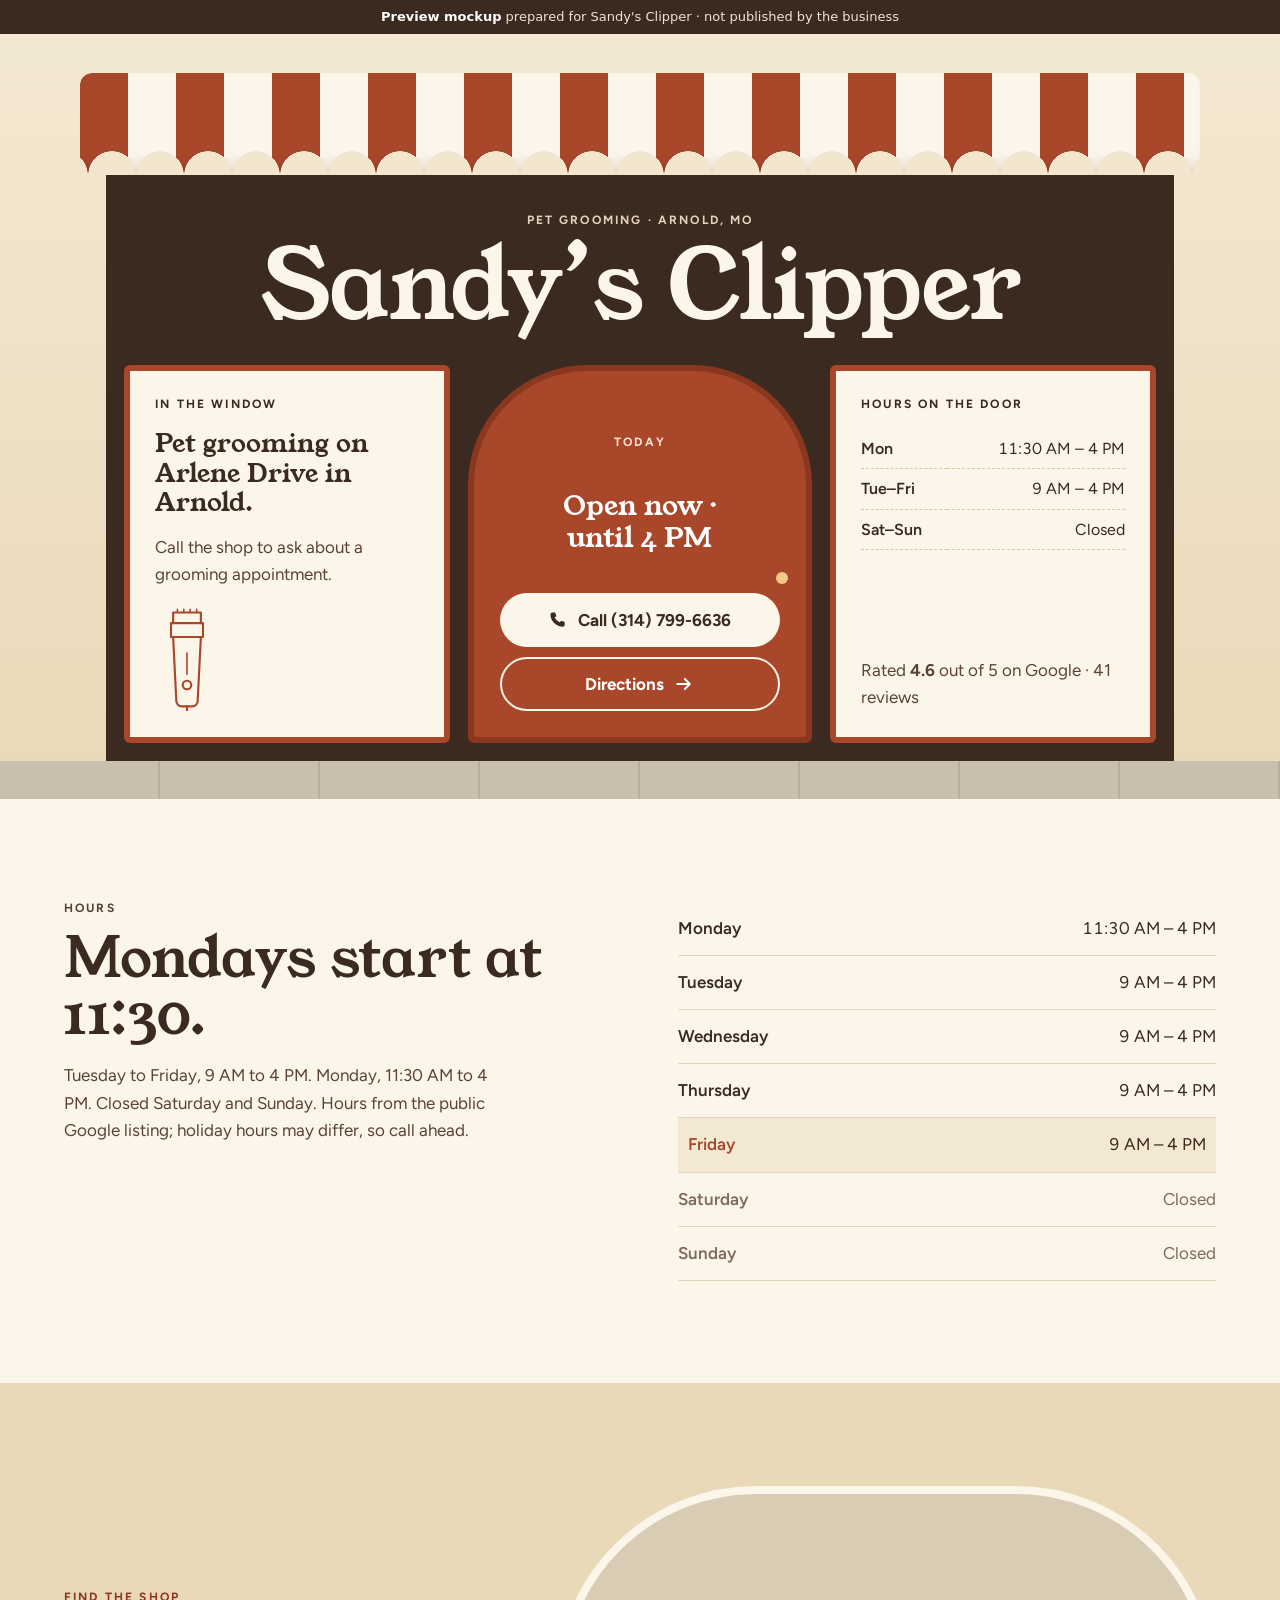
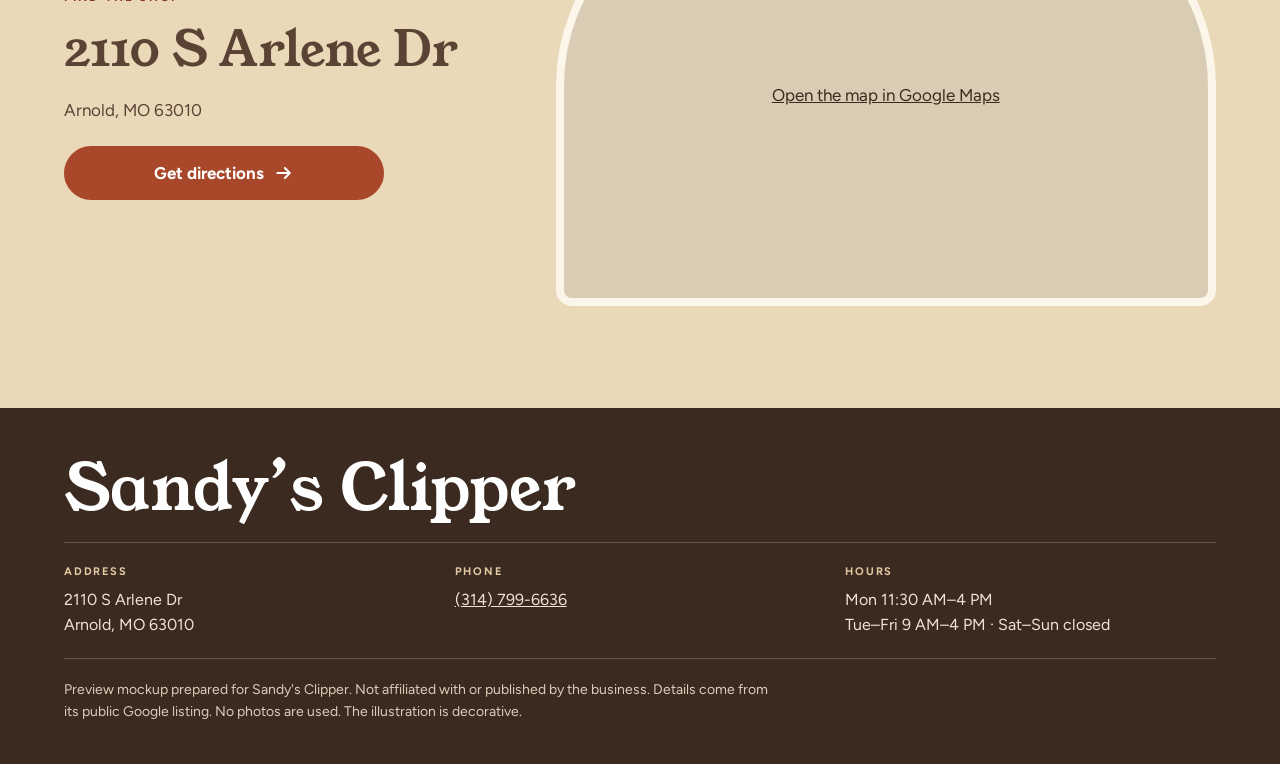
<file: sandys-clipper/index.html>
<!doctype html>
<html lang="en">
<head>
<meta charset="utf-8">
<meta name="viewport" content="width=device-width,initial-scale=1,viewport-fit=cover">
<title>Sandy&#x27;s Clipper · Pet groomer in Arnold, MO</title>
<meta name="description" content="Sandy&#x27;s Clipper, 2110 S Arlene Dr, Arnold, MO 63010. Pet grooming. Call (314) 799-6636.">
<meta name="robots" content="noindex">
<meta name="theme-color" content="#3B2A20">
<link rel="preconnect" href="https://fonts.googleapis.com"><link rel="preconnect" href="https://fonts.gstatic.com" crossorigin>
<link rel="stylesheet" href="https://fonts.googleapis.com/css2?family=Young+Serif&amp;family=Figtree:wght@400;600;700&amp;display=swap">
<!--
REDESIGN (Designer, 2026-11-19). Self-contained; no template.css. Layout: L14 Storefront / facade (REFERENCE.md). Design level: medium (groomer's usual level, per Travis).
Idea: "A small shop front: awning, sign, door and two windows," with the facts in the windows and the call button in the door. Abstract facade, no claim about the real building. Type: Young Serif + Figtree. Palette: sand, terracotta, brown.
FACTS from prospects.csv row "Sandy's Clipper" (2026-11-19): Arnold, 2110 S Arlene Dr, Arnold, MO 63010, (314) 799-6636, Google 4.6 / 41 reviews, hours Mon 11:30 AM–4 PM; Tue–Fri 9 AM–4 PM; Sat–Sun closed.
SERVICES: omitted on purpose. The tracker lists only the trade category. Never invent a list. The clipper drawing is decorative, taken from the shop's name.
REVIEWS: omitted on purpose. No real, sourced quotes in prospects.csv. Never write sample quotes.
Not used: the email on the CSV contact field.
-->
<style>
*,*::before,*::after{box-sizing:border-box}
html{-webkit-text-size-adjust:100%;text-size-adjust:100%}
body{margin:0;overflow-x:hidden;-webkit-font-smoothing:antialiased}
img,svg,iframe{display:block;max-width:100%}
svg[hidden]{display:none}
a{color:inherit}
abbr[title]{text-decoration:none}
table{border-collapse:collapse}
.sr-only{position:absolute;width:1px;height:1px;overflow:hidden;clip:rect(0 0 0 0);white-space:nowrap}
.skip{position:absolute;left:12px;top:-80px;padding:10px 14px;border-radius:8px;z-index:9;background:#111;color:#fff;text-decoration:none}
.skip:focus{top:12px}
.ribbon{font:13px/1.4 system-ui,-apple-system,"Segoe UI",sans-serif;text-align:center;padding:8px 16px}
.map{position:relative;overflow:hidden}
.map iframe{position:absolute;inset:0;width:100%;height:100%;border:0}
.map__fallback{position:absolute;inset:0;display:grid;place-items:center;text-align:center;padding:24px}
@media (prefers-reduced-motion:reduce){*{transition:none!important;animation:none!important;scroll-behavior:auto!important}}

:root{--sand:#EAD9B8;--sand-2:#F3E8D2;--terra:#A9472A;--terra-d:#8A3720;--brown:#3B2A20;--brown-2:#5A4334;--cream:#FBF5EA;--side:#C9BFAE;
--serif:"Young Serif",Georgia,serif;--sans:"Figtree",system-ui,sans-serif}
body{background:var(--cream);color:var(--brown);font:400 17px/1.6 var(--sans)}
.ribbon{background:var(--brown);color:#EFE4D2}.ribbon b{color:#fff}
.wrap{max-width:1240px;margin:0 auto;padding:0 clamp(14px,3.6vw,44px)}
.street{background:linear-gradient(var(--sand-2),var(--sand));padding-top:clamp(24px,3vw,44px)}
.front{position:relative;max-width:1120px;margin:0 auto}
.awning{height:clamp(70px,8vw,110px);background:repeating-linear-gradient(90deg,var(--terra) 0 48px,var(--cream) 48px 96px);border-radius:12px 12px 0 0;position:relative;
 -webkit-mask:radial-gradient(circle 24px at 24px 100%,transparent 98%,#000) bottom/48px 100% repeat-x;mask:radial-gradient(circle 24px at 24px 100%,transparent 98%,#000) bottom/48px 100% repeat-x;box-shadow:inset 0 -18px 18px -14px rgba(0,0,0,.25)}
.fascia{background:var(--brown);color:var(--cream);text-align:center;padding:clamp(18px,2.4vw,30px) 20px;margin:0 clamp(10px,2vw,28px)}
.fascia .lab{color:#E3D3BA}
h1{margin:6px 0 0;font:400 clamp(52px,7.6vw,112px)/1 var(--serif);letter-spacing:-.01em}
.lab{font:700 12px/1.3 var(--sans);letter-spacing:.18em;text-transform:uppercase}
.panes{display:grid;grid-template-columns:1fr 1.05fr 1fr;gap:clamp(10px,1.4vw,18px);background:var(--brown);margin:0 clamp(10px,2vw,28px);padding:clamp(10px,1.4vw,18px);padding-top:0}
.pane{background:var(--cream);border:6px solid var(--terra);border-radius:6px;padding:clamp(18px,2vw,28px);display:flex;flex-direction:column;gap:16px;min-height:clamp(300px,28vw,380px)}
.pane--door{background:var(--terra);border-color:var(--terra-d);color:#fff;border-radius:120px 120px 6px 6px;padding-top:clamp(44px,5vw,64px);align-items:center;text-align:center;justify-content:space-between;position:relative}
.pane--door::after{content:"";position:absolute;right:18px;top:55%;width:12px;height:12px;border-radius:50%;background:#F3C987}
.pane--door .lab{color:#FBE3D6}
.status{font:400 clamp(24px,2.2vw,30px)/1.15 var(--serif);text-wrap:balance}
.btn{display:flex;align-items:center;justify-content:center;gap:10px;min-height:54px;padding:0 20px;border-radius:999px;font:700 17px/1 var(--sans);text-decoration:none;width:100%}
.btn .ico{width:20px;height:20px}
.btn--c{background:var(--cream);color:var(--brown)}.btn--c:hover{background:#fff}
.btn--o{border:2px solid var(--cream);color:#fff}.btn--o:hover{background:rgba(255,255,255,.1)}
.pane h2{font:400 26px/1.15 var(--serif);margin:0}
.pane p{margin:0;color:var(--brown-2)}
.clip{width:64px;color:var(--terra);margin-top:auto}
.mini{width:100%;font-size:16px}
.mini th,.mini td{text-align:left;padding:7px 0;border-bottom:1px dashed #D9C7A6;font-weight:600}
.mini td{text-align:right;font-weight:400;font-variant-numeric:tabular-nums}
.sidewalk{height:clamp(26px,3vw,40px);background:repeating-linear-gradient(90deg,var(--side) 0 158px,#B9AE9B 158px 160px)}
.hrs{padding:clamp(64px,8vw,120px) 0}
.hrs__grid{display:grid;grid-template-columns:minmax(0,1fr) minmax(0,1fr);gap:clamp(32px,6vw,96px);align-items:start}
.k{font:700 12px/1 var(--sans);letter-spacing:.18em;text-transform:uppercase;color:var(--terra);margin:0 0 16px}
.visit .k{color:var(--terra-d)}
h2.h{font:400 clamp(40px,4.4vw,64px)/1.02 var(--serif);margin:0 0 18px}
.hrs p{color:var(--brown-2);max-width:40ch}
table.hours{width:100%;font-size:17px}
.hours th,.hours td{text-align:left;padding:13px 0;border-bottom:1px solid #E3D5BD;font-weight:600}
.hours td{text-align:right;font-weight:400;font-variant-numeric:tabular-nums}
.hours tr.off{color:#7D6A5C}
.hours tr.is-today{background:var(--sand-2)}
.hours tr.is-today th{color:var(--terra)}
.hours tr.is-today th,.hours tr.is-today td{padding-left:10px;padding-right:10px}
.rate{margin-top:26px;font-size:15px;color:var(--brown-2)}
.rate b{font:400 46px/1 var(--serif);color:var(--brown);margin-right:8px;vertical-align:-6px}
.visit{background:var(--sand);padding:clamp(64px,8vw,110px) 0}
.visit__grid{display:grid;grid-template-columns:minmax(0,1fr) minmax(0,1.5fr);gap:clamp(24px,4vw,56px);align-items:center}
.map{min-height:420px;border-radius:200px 200px 16px 16px;border:8px solid var(--cream);background:#d8ccb4}
.map iframe{filter:sepia(.3) saturate(.85)}
.addr{font:400 clamp(38px,3.8vw,56px)/1.02 var(--serif);margin:0 0 10px}
.visit p{margin:0 0 22px;color:var(--brown-2)}
.visit .btn{background:var(--terra);color:#fff;max-width:320px}.visit .btn:hover{background:var(--terra-d)}
footer{background:var(--brown);color:#EFE4D2;padding:48px 0 40px}
.fname{font:400 clamp(36px,5vw,64px)/1 var(--serif);margin:0 0 22px;color:#fff}
.fgrid{display:grid;grid-template-columns:repeat(3,1fr);gap:20px;padding:20px 0;border-top:1px solid #6B5546;border-bottom:1px solid #6B5546;font-size:16px}
.fgrid b{display:block;font-size:11px;letter-spacing:.16em;text-transform:uppercase;color:#E3C9A4;margin-bottom:6px}
.legal{margin:20px 0 0;font-size:14px;max-width:80ch;color:#DCCDB8}
:focus-visible{outline:3px solid var(--terra);outline-offset:3px}
.pane--door :focus-visible,footer :focus-visible{outline-color:#fff}
@media (max-width:900px){.panes{grid-template-columns:1fr 1fr}.pane--door{grid-column:1/-1;order:-1;min-height:0;gap:16px;border-radius:90px 90px 6px 6px}.pane--door::after{display:none}.hrs__grid,.visit__grid{grid-template-columns:1fr}.fgrid{grid-template-columns:1fr}}
@media (max-width:560px){body{font-size:16px}.panes{grid-template-columns:1fr}.pane{min-height:0}.clip{display:none}h1{font-size:clamp(46px,14vw,72px)}.map{min-height:320px;border-radius:140px 140px 16px 16px}.awning{background:repeating-linear-gradient(90deg,var(--terra) 0 32px,var(--cream) 32px 64px);-webkit-mask-size:32px 100%;mask-size:32px 100%;-webkit-mask-image:radial-gradient(circle 16px at 16px 100%,transparent 98%,#000);mask-image:radial-gradient(circle 16px at 16px 100%,transparent 98%,#000)}}

</style>
</head>
<body>
<a class="skip" href="#main">Skip to content</a>
<div class="ribbon"><b>Preview mockup</b> prepared for Sandy&#x27;s Clipper · not published by the business</div>
<svg xmlns="http://www.w3.org/2000/svg" hidden>
 <symbol id="i-phone" viewBox="0 0 24 24"><path fill="currentColor" d="M5 3h3.5l1.7 4.4-2.3 1.4a11 11 0 0 0 6.3 6.3l1.4-2.3L20 14.5V18a2 2 0 0 1-2 2A15 15 0 0 1 3 5a2 2 0 0 1 2-2z"/></symbol>
 <symbol id="i-arrow" viewBox="0 0 24 24"><path d="M4 12h15m-6-6 6 6-6 6" fill="none" stroke="currentColor" stroke-width="2.4" stroke-linecap="round" stroke-linejoin="round"/></symbol>
 <symbol id="i-ne" viewBox="0 0 24 24"><path d="M7 17 17 7M8 7h9v9" fill="none" stroke="currentColor" stroke-width="2.4" stroke-linecap="round" stroke-linejoin="round"/></symbol>
</svg>
<main id="main">
<header class="street" aria-labelledby="biz-name">
 <div class="wrap"><div class="front">
  <div class="awning" aria-hidden="true"></div>
  <div class="fascia"><span class="lab">Pet grooming · Arnold, MO</span><h1 id="biz-name">Sandy&#x2019;s Clipper</h1></div>
  <div class="panes">
   <div class="pane"><span class="lab">In the window</span><h2>Pet grooming on Arlene Drive in Arnold.</h2><p>Call the shop to ask about a grooming appointment.</p><svg class="clip" viewBox="0 0 120 200" aria-hidden="true" fill="none" stroke="currentColor" stroke-width="4" stroke-linecap="round" stroke-linejoin="round">
<path d="M34 60h52l-6 120a10 10 0 0 1-10 10H50a10 10 0 0 1-10-10z"/><path d="M30 34h60v26H30z"/><path d="M34 34V14h52v20"/><path d="M42 14v-6M54 14v-6M66 14v-6M78 14v-6" stroke-width="3"/><path d="M60 90v40" stroke-width="3"/><circle cx="60" cy="150" r="8"/><path d="M60 190v8"/></svg></div>
   <div class="pane pane--door"><span class="lab">Today</span><span class="status" data-status>Tue–Fri 9 AM–4 PM</span><div style="width:100%;display:grid;gap:10px"><a class="btn btn--c" href="tel:+13147996636"><svg class="ico" aria-hidden="true"><use href="#i-phone"/></svg>Call (314) 799-6636</a><a class="btn btn--o" href="https://www.google.com/maps/dir/?api=1&amp;destination=Sandy%27s+Clipper%2C+2110+S+Arlene+Dr%2C+Arnold%2C+MO+63010" target="_blank" rel="noopener">Directions<svg class="ico" aria-hidden="true"><use href="#i-arrow"/></svg></a></div></div>
   <div class="pane"><span class="lab">Hours on the door</span><table class="mini"><caption class="sr-only">Hours summary</caption><tr><th scope="row">Mon</th><td>11:30 AM – 4 PM</td></tr><tr><th scope="row">Tue–Fri</th><td>9 AM – 4 PM</td></tr><tr><th scope="row">Sat–Sun</th><td>Closed</td></tr></table><p style="margin-top:auto">Rated <b>4.6</b> out of 5 on Google · 41 reviews</p></div>
  </div>
 </div></div>
 <div class="sidewalk" aria-hidden="true"></div>
</header>
<section class="hrs" aria-labelledby="hrs-h">
 <div class="wrap hrs__grid">
  <div><p class="k">Hours</p><h2 class="h" id="hrs-h">Mondays start at 11:30.</h2><p>Tuesday to Friday, 9 AM to 4 PM. Monday, 11:30 AM to 4 PM. Closed Saturday and Sunday. Hours from the public Google listing; holiday hours may differ, so call ahead.</p></div>
  <table class="hours" data-hours data-tz="America/Chicago"><caption class="sr-only">Opening hours</caption><tbody><tr data-d="1" data-o="11:30" data-c="16:00"><th scope="row">Monday</th><td>11:30 AM – 4 PM</td></tr><tr data-d="2" data-o="09:00" data-c="16:00"><th scope="row">Tuesday</th><td>9 AM – 4 PM</td></tr><tr data-d="3" data-o="09:00" data-c="16:00"><th scope="row">Wednesday</th><td>9 AM – 4 PM</td></tr><tr data-d="4" data-o="09:00" data-c="16:00"><th scope="row">Thursday</th><td>9 AM – 4 PM</td></tr><tr data-d="5" data-o="09:00" data-c="16:00"><th scope="row">Friday</th><td>9 AM – 4 PM</td></tr><tr data-d="6" class="off"><th scope="row">Saturday</th><td>Closed</td></tr><tr data-d="0" class="off"><th scope="row">Sunday</th><td>Closed</td></tr></tbody></table>
 </div>
</section>
<section class="visit" aria-labelledby="v-h">
 <div class="wrap visit__grid">
  <div><p class="k">Find the shop</p><h2 class="sr-only" id="v-h">Address</h2><p class="addr">2110 S Arlene Dr</p><p>Arnold, MO 63010</p><a class="btn" href="https://www.google.com/maps/dir/?api=1&amp;destination=Sandy%27s+Clipper%2C+2110+S+Arlene+Dr%2C+Arnold%2C+MO+63010" target="_blank" rel="noopener">Get directions<svg class="ico" aria-hidden="true"><use href="#i-arrow"/></svg></a></div>
  <div class="map"><div class="map__fallback"><a href="https://www.google.com/maps/search/?api=1&amp;query=Sandy%27s+Clipper%2C+2110+S+Arlene+Dr%2C+Arnold%2C+MO+63010" target="_blank" rel="noopener">Open the map in Google Maps</a></div><iframe title="Map showing Sandy&#x27;s Clipper at 2110 S Arlene Dr, Arnold, MO 63010" src="https://www.google.com/maps?q=Sandy%27s+Clipper%2C+2110+S+Arlene+Dr%2C+Arnold%2C+MO+63010&amp;output=embed" loading="lazy" referrerpolicy="no-referrer-when-downgrade" allowfullscreen></iframe></div>
 </div>
</section>
</main>
<footer>
 <div class="wrap">
  <p class="fname">Sandy&#x2019;s Clipper</p>
  <div class="fgrid"><div><b>Address</b>2110 S Arlene Dr<br>Arnold, MO 63010</div><div><b>Phone</b><a href="tel:+13147996636">(314) 799-6636</a></div><div><b>Hours</b>Mon 11:30 AM–4 PM<br>Tue–Fri 9 AM–4 PM · Sat–Sun closed</div></div>
  <p class="legal">Preview mockup prepared for Sandy&#x27;s Clipper. Not affiliated with or published by the business. Details come from its public Google listing. No photos are used. The illustration is decorative.</p>
 </div>
</footer>
<script>
/* Open-now badge, shop time (America/Chicago). ?now=D-HH:MM (D: 0=Sun) overrides, for screenshots only. */
(function () {
  var t = document.querySelector('[data-hours]');
  if (!t || !window.Intl) return;
  var tz = t.getAttribute('data-tz') || 'America/Chicago', H = {}, d, m, i;
  var D = ['Sun','Mon','Tue','Wed','Thu','Fri','Sat'];
  [].forEach.call(t.querySelectorAll('tr[data-d]'), function (r) { H[r.getAttribute('data-d')] = { o: r.getAttribute('data-o'), c: r.getAttribute('data-c') }; });
  function mins(s) { var a = s.split(':'); return +a[0] * 60 + +a[1]; }
  function fmt(s) { var a = s.split(':'), h = +a[0], ap = h >= 12 ? 'PM' : 'AM'; h = h % 12 || 12; return h + (a[1] !== '00' ? ':' + a[1] : '') + ' ' + ap; }
  var q = location.search.match(/[?&]now=(\d)-(\d\d):(\d\d)/);
  if (q) { d = +q[1]; m = +q[2] * 60 + +q[3]; }
  else {
    var p = {};
    new Intl.DateTimeFormat('en-US', { timeZone: tz, weekday: 'short', hour: '2-digit', minute: '2-digit', hourCycle: 'h23' })
      .formatToParts(new Date()).forEach(function (x) { p[x.type] = x.value; });
    d = D.indexOf(p.weekday); m = (+p.hour % 24) * 60 + +p.minute;
  }
  if (d < 0) return;
  var h = H[d], open = !!(h && h.o && m >= mins(h.o) && m < mins(h.c)), txt = '';
  [].forEach.call(document.querySelectorAll('[data-hours] tr[data-d="' + d + '"], [data-day="' + d + '"]'), function (r) { r.classList.add('is-today'); });
  if (open) txt = 'Open now · until ' + fmt(h.c);
  else for (i = 0; i < 8; i++) {
    var n = H[(d + i) % 7];
    if (n && n.o && (i > 0 || m < mins(n.o))) { txt = 'Closed now · opens ' + (i === 0 ? 'today' : i === 1 ? 'tomorrow' : D[(d + i) % 7]) + ' ' + fmt(n.o); break; }
  }
  if (!txt) return;
  document.documentElement.classList.add(open ? 'shop-open' : 'shop-closed');
  [].forEach.call(document.querySelectorAll('[data-status]'), function (el) { el.textContent = txt; el.classList.add(open ? 'is-open' : 'is-closed'); });
})();
</script>
</body>
</html>
</file>
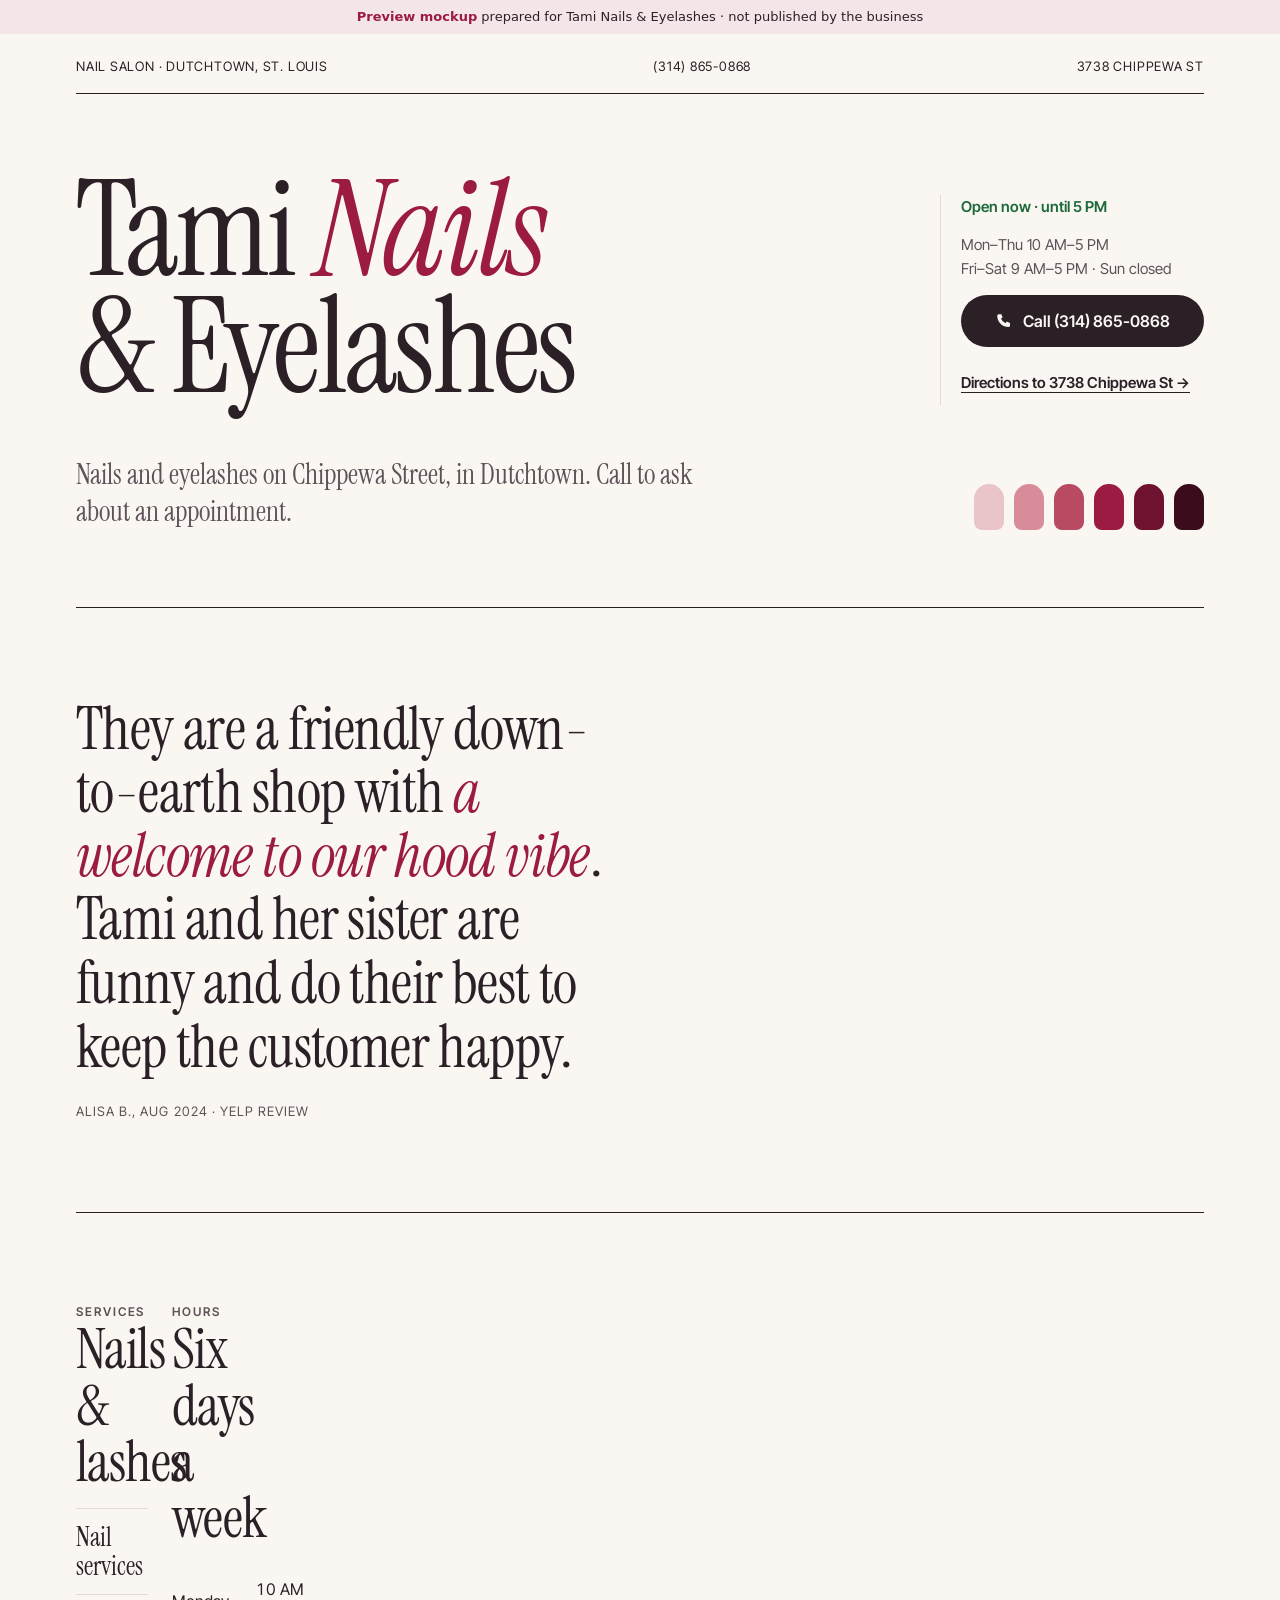
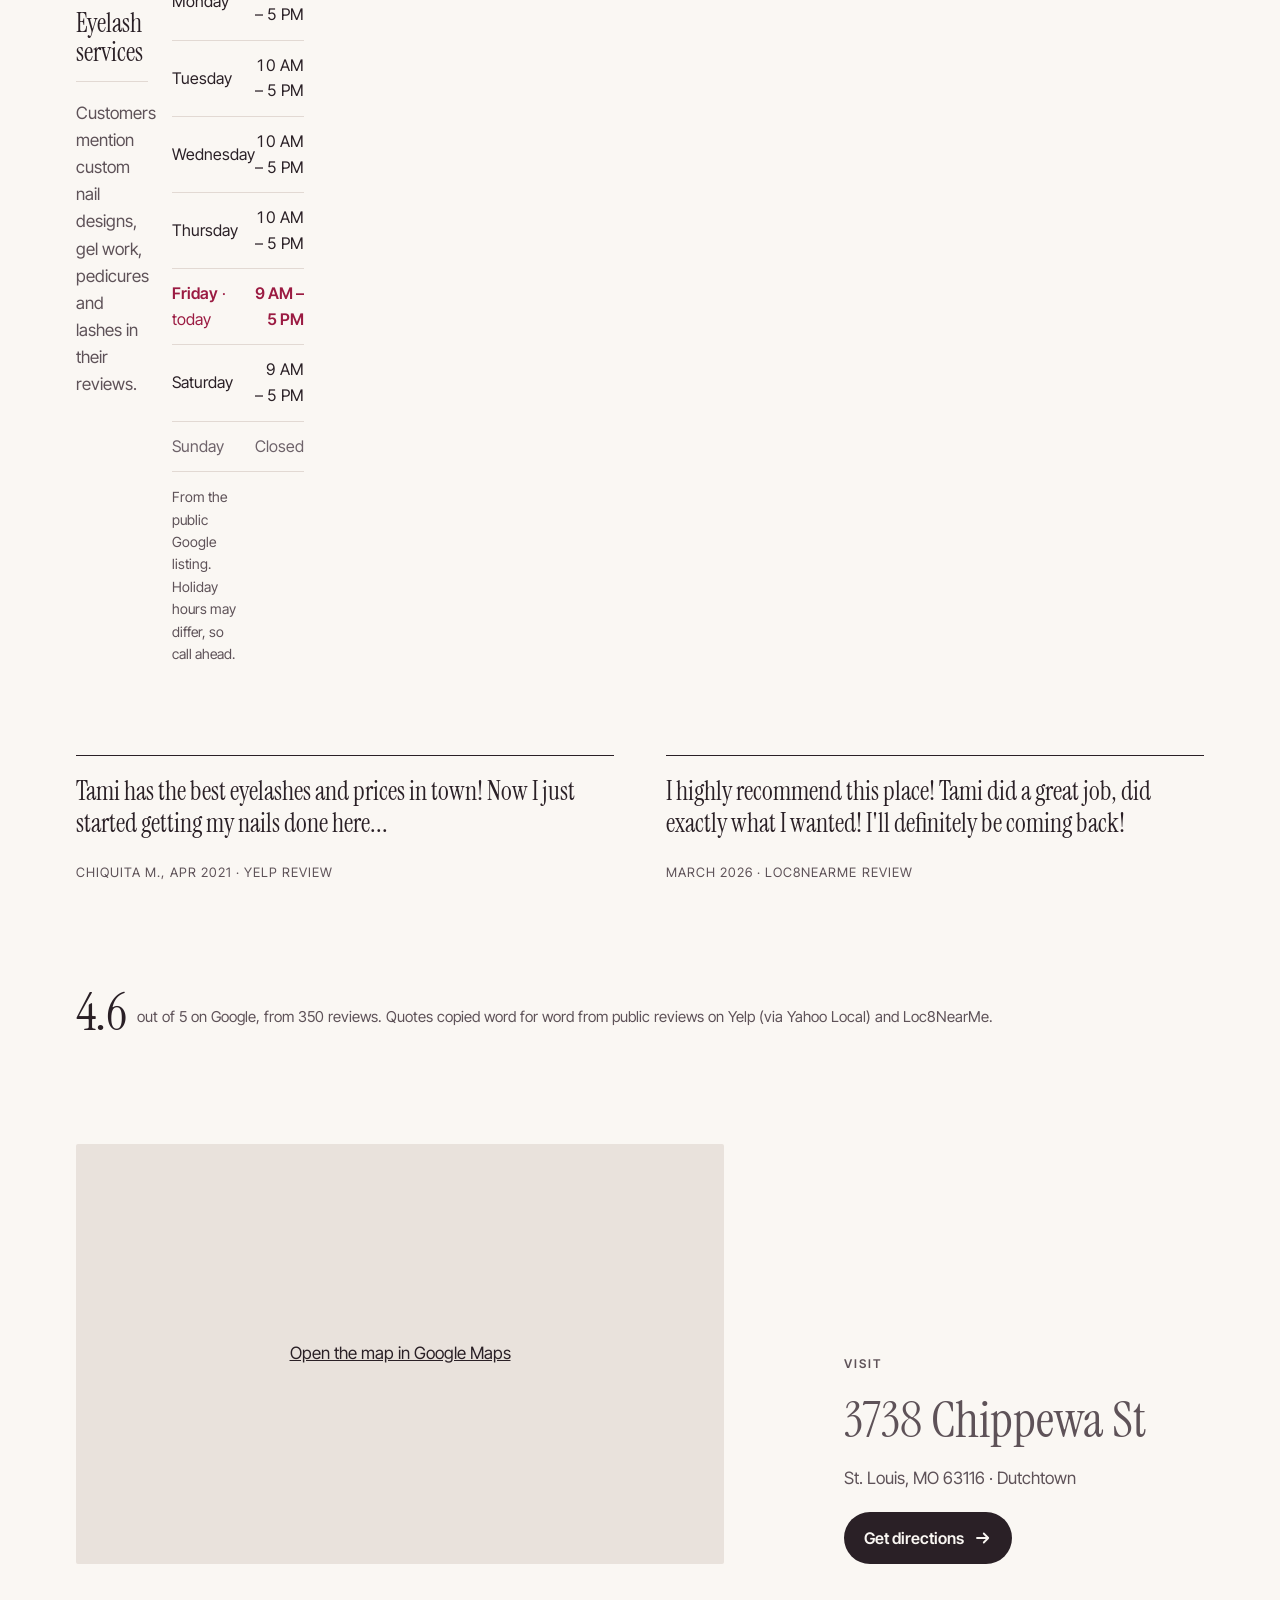
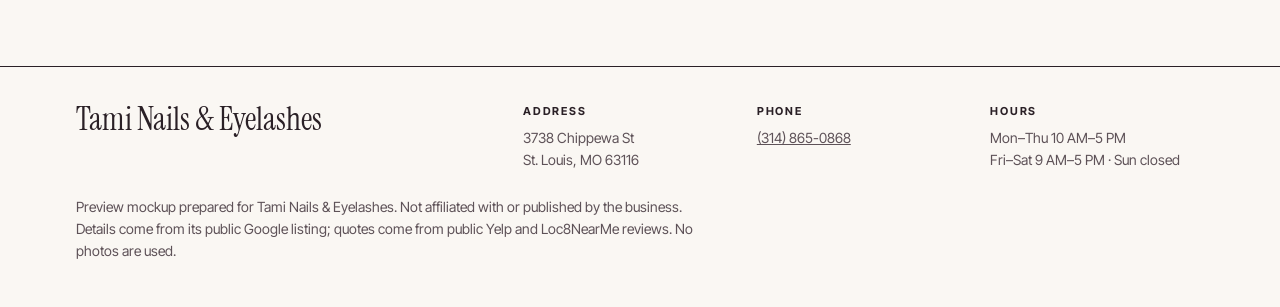
<file: tami-nails/index.html>
<!doctype html>
<html lang="en">
<head>
<meta charset="utf-8">
<meta name="viewport" content="width=device-width,initial-scale=1,viewport-fit=cover">
<title>Tami Nails &amp; Eyelashes · Nail salon in Dutchtown, St. Louis</title>
<meta name="description" content="Tami Nails &amp; Eyelashes, 3738 Chippewa St, St. Louis, MO 63116. Nails and eyelashes. Call (314) 865-0868.">
<meta name="robots" content="noindex">
<meta name="theme-color" content="#9B1B42">
<link rel="preconnect" href="https://fonts.googleapis.com"><link rel="preconnect" href="https://fonts.gstatic.com" crossorigin>
<link rel="stylesheet" href="https://fonts.googleapis.com/css2?family=Instrument+Serif:ital@0;1&amp;family=Inter+Tight:wght@400;500;600&amp;display=swap">
<!--
REDESIGN (Designer, 2026-11-19). Self-contained; no template.css. Layout: L1 Editorial magazine (REFERENCE.md). Design level: light.
Idea: "A neighborhood salon with a 'welcome to our hood vibe'" (a real review quote), set like a magazine page. Type: Instrument Serif + Inter Tight. Palette: bone paper, plum-black ink, one lacquer red, polish-swatch row.
FACTS from prospects.csv row "Tami Nails & Eyelashes" (2026-11-19): Dutchtown, 3738 Chippewa St, St. Louis, MO 63116, (314) 865-0868, Google 4.6 / 350 reviews, hours Mon–Thu 10 AM–5 PM; Fri–Sat 9 AM–5 PM; Sun closed.
SERVICES: nail services and eyelash services (Google category + review mentions, per CSV).
REVIEWS: three quotes copied word for word from the CSV (Yelp via Yahoo Local, Loc8NearMe).
Not used: "walk-ins welcome" (Loc8NearMe note only); Yelp's 4.0 / 17 rating (CSV qualifies on Google figures).
-->
<style>
*,*::before,*::after{box-sizing:border-box}
html{-webkit-text-size-adjust:100%;text-size-adjust:100%}
body{margin:0;overflow-x:hidden;-webkit-font-smoothing:antialiased}
img,svg,iframe{display:block;max-width:100%}
svg[hidden]{display:none}
a{color:inherit}
abbr[title]{text-decoration:none}
table{border-collapse:collapse}
.sr-only{position:absolute;width:1px;height:1px;overflow:hidden;clip:rect(0 0 0 0);white-space:nowrap}
.skip{position:absolute;left:12px;top:-80px;padding:10px 14px;border-radius:8px;z-index:9;background:#111;color:#fff;text-decoration:none}
.skip:focus{top:12px}
.ribbon{font:13px/1.4 system-ui,-apple-system,"Segoe UI",sans-serif;text-align:center;padding:8px 16px}
.map{position:relative;overflow:hidden}
.map iframe{position:absolute;inset:0;width:100%;height:100%;border:0}
.map__fallback{position:absolute;inset:0;display:grid;place-items:center;text-align:center;padding:24px}
@media (prefers-reduced-motion:reduce){*{transition:none!important;animation:none!important;scroll-behavior:auto!important}}

:root{--bone:#FAF7F3;--ink:#2A2026;--ink-2:#5E5258;--lac:#9B1B42;--rule:#E2D9D3;--tint:#F4E6E8;
--serif:"Instrument Serif",Georgia,serif;--sans:"Inter Tight",system-ui,sans-serif}
body{background:var(--bone);color:var(--ink);font:400 17px/1.6 var(--sans)}
.ribbon{background:var(--tint);color:var(--ink)}.ribbon b{color:var(--lac)}
.wrap{max-width:1240px;margin:0 auto;padding:0 clamp(18px,4.4vw,56px)}
.mast{display:flex;justify-content:space-between;gap:12px;flex-wrap:wrap;padding-top:22px;padding-bottom:16px;border-bottom:1px solid var(--ink);font-size:13px;letter-spacing:.06em;text-transform:uppercase}
.mast a{text-decoration:none}
.hero{display:grid;grid-template-columns:repeat(12,minmax(0,1fr));gap:24px;padding:clamp(40px,6vw,96px) 0 clamp(48px,6vw,88px)}
h1{grid-column:1/10;margin:0;font:400 clamp(64px,10.4vw,164px)/.88 var(--serif);letter-spacing:-.02em}
h1 em{color:var(--lac)}
.side{grid-column:10/13;align-self:end;display:flex;flex-direction:column;gap:14px;font-size:15px;border-left:1px solid var(--rule);padding-left:20px}
.side p{margin:0;color:var(--ink-2)}
.status{font-weight:600;color:var(--ink)}
.status.is-open{color:#1D6B3B}
.status.is-closed{color:var(--lac)}
.btn{display:inline-flex;align-items:center;justify-content:center;gap:10px;min-height:52px;padding:0 20px;border-radius:999px;background:var(--ink);color:var(--bone);font:600 16px/1 var(--sans);text-decoration:none}
.btn:hover{background:var(--lac)}
.btn .ico{width:18px;height:18px}
.link{font-weight:600;text-underline-offset:4px;min-height:44px;display:inline-flex;align-items:center}
.lede{grid-column:1/8;margin:28px 0 0;font:400 clamp(22px,2.2vw,30px)/1.3 var(--serif);color:var(--ink-2)}
.swatch{grid-column:9/13;display:flex;gap:10px;align-self:end;justify-content:flex-end;margin-top:28px}
.swatch i{width:30px;height:46px;border-radius:15px 15px 8px 8px;display:block}
.feature{border-top:1px solid var(--ink);border-bottom:1px solid var(--ink);padding:clamp(48px,7vw,104px) 0}
.feature blockquote{margin:0;font:400 clamp(34px,4.6vw,68px)/1.08 var(--serif);max-width:20ch;letter-spacing:-.01em}
.feature mark{background:none;color:var(--lac);font-style:italic}
.cite{display:block;margin-top:22px;font-size:13px;letter-spacing:.08em;text-transform:uppercase;color:var(--ink-2)}
.two{display:grid;grid-template-columns:repeat(12,minmax(0,1fr));gap:24px;padding:clamp(56px,7vw,104px) 0}
.two>div:first-child{grid-column:1/6}.two>div:last-child{grid-column:7/13}
.k{font-size:12px;letter-spacing:.16em;text-transform:uppercase;color:var(--lac);margin:0 0 14px;font-weight:600}
h2{font:400 clamp(40px,4.4vw,64px)/1 var(--serif);margin:0 0 18px;letter-spacing:-.01em}
.svc{list-style:none;margin:0 0 18px;padding:0;border-top:1px solid var(--rule)}
.svc li{padding:14px 0;border-bottom:1px solid var(--rule);font:400 26px/1.1 var(--serif)}
.two p{color:var(--ink-2);margin:0;max-width:44ch}
table.hours{width:100%;font-size:16px}
.hours th,.hours td{text-align:left;padding:12px 0;border-bottom:1px solid var(--rule);font-weight:400}
.hours td{text-align:right;font-variant-numeric:tabular-nums}
.hours tr.off{color:#6E636A}
.hours tr.is-today th,.hours tr.is-today td{color:var(--lac);font-weight:600}
.hours tr.is-today th::after{content:" · today";font-weight:400}
.note{font-size:14px;margin-top:14px!important}
.more{display:grid;grid-template-columns:1fr 1fr;gap:clamp(24px,4vw,64px);padding:0 0 clamp(56px,7vw,104px)}
.more figure{margin:0;padding-top:20px;border-top:1px solid var(--ink)}
.more blockquote{margin:0;font:400 clamp(22px,2vw,28px)/1.25 var(--serif)}
.rate{padding:0 0 clamp(56px,7vw,96px);color:var(--ink-2);font-size:15px}
.rate b{font:400 52px/1 var(--serif);color:var(--ink);margin-right:10px;vertical-align:-8px}
.visit{display:grid;grid-template-columns:repeat(12,minmax(0,1fr));gap:24px;padding-bottom:clamp(64px,8vw,110px)}
.visit .map{grid-column:1/8;min-height:420px;border-radius:2px;background:#e9e2dc}
.visit .map iframe{filter:grayscale(1) contrast(.95) brightness(1.04)}
.visit>div:last-child{grid-column:9/13;align-self:end}
.addr{font:400 clamp(40px,4vw,56px)/1 var(--serif);margin:0 0 10px}
.visit p{margin:0 0 20px;color:var(--ink-2)}
footer{border-top:1px solid var(--ink);padding:36px 0 44px;font-size:14px;color:var(--ink-2)}
.fgrid{display:grid;grid-template-columns:2fr 1fr 1fr 1fr;gap:20px}
.fgrid b{display:block;font-size:11px;letter-spacing:.16em;text-transform:uppercase;color:var(--ink);margin-bottom:6px}
.fname{font:400 32px/1 var(--serif);color:var(--ink)}
.legal{margin:24px 0 0;max-width:80ch}
:focus-visible{outline:2px solid var(--lac);outline-offset:3px}
@media (max-width:900px){h1,.lede{grid-column:1/-1}.side{grid-column:1/-1;border-left:0;padding-left:0;border-top:1px solid var(--rule);padding-top:20px}.swatch{grid-column:1/-1;justify-content:flex-start}.two>div:first-child,.two>div:last-child,.visit .map,.visit>div:last-child{grid-column:1/-1}.more{grid-template-columns:1fr}.fgrid{grid-template-columns:1fr 1fr}}
@media (max-width:560px){body{font-size:16px}h1{font-size:clamp(56px,17vw,90px)}.btn{width:100%}.visit .map{min-height:300px}.fgrid{grid-template-columns:1fr}.mast span:last-child{display:none}}

</style>
</head>
<body>
<a class="skip" href="#main">Skip to content</a>
<div class="ribbon"><b>Preview mockup</b> prepared for Tami Nails &amp; Eyelashes · not published by the business</div>
<svg xmlns="http://www.w3.org/2000/svg" hidden>
 <symbol id="i-phone" viewBox="0 0 24 24"><path fill="currentColor" d="M5 3h3.5l1.7 4.4-2.3 1.4a11 11 0 0 0 6.3 6.3l1.4-2.3L20 14.5V18a2 2 0 0 1-2 2A15 15 0 0 1 3 5a2 2 0 0 1 2-2z"/></symbol>
 <symbol id="i-arrow" viewBox="0 0 24 24"><path d="M4 12h15m-6-6 6 6-6 6" fill="none" stroke="currentColor" stroke-width="2.4" stroke-linecap="round" stroke-linejoin="round"/></symbol>
 <symbol id="i-ne" viewBox="0 0 24 24"><path d="M7 17 17 7M8 7h9v9" fill="none" stroke="currentColor" stroke-width="2.4" stroke-linecap="round" stroke-linejoin="round"/></symbol>
</svg>
<div class="wrap"><div class="mast"><span>Nail salon · Dutchtown, St. Louis</span><a href="tel:+13148650868">(314) 865-0868</a><span>3738 Chippewa St</span></div></div>
<main id="main" class="wrap">
<header class="hero" aria-labelledby="biz-name">
 <h1 id="biz-name">Tami <em>Nails</em><br>&amp; Eyelashes</h1>
 <div class="side">
  <span class="status" data-status>Mon–Thu 10–5 · Fri–Sat 9–5</span>
  <p>Mon–Thu 10 AM–5 PM<br>Fri–Sat 9 AM–5 PM · Sun closed</p>
  <a class="btn" href="tel:+13148650868"><svg class="ico" aria-hidden="true"><use href="#i-phone"/></svg>Call (314) 865-0868</a>
  <a class="link" href="https://www.google.com/maps/dir/?api=1&amp;destination=Tami+Nails+%26+Eyelashes%2C+3738+Chippewa+St%2C+St.+Louis%2C+MO+63116" target="_blank" rel="noopener">Directions to 3738 Chippewa St →</a>
 </div>
 <p class="lede">Nails and eyelashes on Chippewa Street, in Dutchtown. Call to ask about an appointment.</p>
 <div class="swatch" aria-hidden="true"><i style="background:#E9C4C9"></i><i style="background:#D88C9A"></i><i style="background:#B84A62"></i><i style="background:#9B1B42"></i><i style="background:#6E1230"></i><i style="background:#3B0D1C"></i></div>
</header>
<section class="feature" aria-label="A customer review">
 <figure style="margin:0"><blockquote>They are a friendly down-to-earth shop with <mark>a welcome to our hood vibe</mark>. Tami and her sister are funny and do their best to keep the customer happy.</blockquote><figcaption class="cite">Alisa B., Aug 2024 · Yelp review</figcaption></figure>
</section>
<div class="two">
 <section aria-labelledby="svc-h"><p class="k">Services</p><h2 id="svc-h">Nails &amp; lashes</h2><ul class="svc"><li>Nail services</li><li>Eyelash services</li></ul><p>Customers mention custom nail designs, gel work, pedicures and lashes in their reviews.</p></section>
 <section aria-labelledby="hrs-h"><p class="k">Hours</p><h2 id="hrs-h">Six days a week</h2><table class="hours" data-hours data-tz="America/Chicago"><caption class="sr-only">Opening hours</caption><tbody><tr data-d="1" data-o="10:00" data-c="17:00"><th scope="row">Monday</th><td>10 AM – 5 PM</td></tr><tr data-d="2" data-o="10:00" data-c="17:00"><th scope="row">Tuesday</th><td>10 AM – 5 PM</td></tr><tr data-d="3" data-o="10:00" data-c="17:00"><th scope="row">Wednesday</th><td>10 AM – 5 PM</td></tr><tr data-d="4" data-o="10:00" data-c="17:00"><th scope="row">Thursday</th><td>10 AM – 5 PM</td></tr><tr data-d="5" data-o="09:00" data-c="17:00"><th scope="row">Friday</th><td>9 AM – 5 PM</td></tr><tr data-d="6" data-o="09:00" data-c="17:00"><th scope="row">Saturday</th><td>9 AM – 5 PM</td></tr><tr data-d="0" class="off"><th scope="row">Sunday</th><td>Closed</td></tr></tbody></table><p class="note">From the public Google listing. Holiday hours may differ, so call ahead.</p></section>
</div>
<section class="more" aria-label="More customer reviews">
 <figure><blockquote>Tami has the best eyelashes and prices in town! Now I just started getting my nails done here...</blockquote><figcaption class="cite">Chiquita M., Apr 2021 · Yelp review</figcaption></figure><figure><blockquote>I highly recommend this place! Tami did a great job, did exactly what I wanted! I&#x27;ll definitely be coming back!</blockquote><figcaption class="cite">March 2026 · Loc8NearMe review</figcaption></figure>
</section>
<p class="rate"><b>4.6</b>out of 5 on Google, from 350 reviews. Quotes copied word for word from public reviews on Yelp (via Yahoo Local) and Loc8NearMe.</p>
<section class="visit" aria-labelledby="v-h">
 <div class="map"><div class="map__fallback"><a href="https://www.google.com/maps/search/?api=1&amp;query=Tami+Nails+%26+Eyelashes%2C+3738+Chippewa+St%2C+St.+Louis%2C+MO+63116" target="_blank" rel="noopener">Open the map in Google Maps</a></div><iframe title="Map showing Tami Nails &amp; Eyelashes at 3738 Chippewa St, St. Louis, MO 63116" src="https://www.google.com/maps?q=Tami+Nails+%26+Eyelashes%2C+3738+Chippewa+St%2C+St.+Louis%2C+MO+63116&amp;output=embed" loading="lazy" referrerpolicy="no-referrer-when-downgrade" allowfullscreen></iframe></div>
 <div><p class="k">Visit</p><h2 class="sr-only" id="v-h">Address</h2><p class="addr">3738 Chippewa St</p><p>St. Louis, MO 63116 · Dutchtown</p><a class="btn" href="https://www.google.com/maps/dir/?api=1&amp;destination=Tami+Nails+%26+Eyelashes%2C+3738+Chippewa+St%2C+St.+Louis%2C+MO+63116" target="_blank" rel="noopener">Get directions<svg class="ico" aria-hidden="true"><use href="#i-arrow"/></svg></a></div>
</section>
</main>
<footer>
 <div class="wrap">
  <div class="fgrid"><div class="fname">Tami Nails &amp; Eyelashes</div><div><b>Address</b>3738 Chippewa St<br>St. Louis, MO 63116</div><div><b>Phone</b><a href="tel:+13148650868">(314) 865-0868</a></div><div><b>Hours</b>Mon–Thu 10 AM–5 PM<br>Fri–Sat 9 AM–5 PM · Sun closed</div></div>
  <p class="legal">Preview mockup prepared for Tami Nails &amp; Eyelashes. Not affiliated with or published by the business. Details come from its public Google listing; quotes come from public Yelp and Loc8NearMe reviews. No photos are used.</p>
 </div>
</footer>
<script>
/* Open-now badge, shop time (America/Chicago). ?now=D-HH:MM (D: 0=Sun) overrides, for screenshots only. */
(function () {
  var t = document.querySelector('[data-hours]');
  if (!t || !window.Intl) return;
  var tz = t.getAttribute('data-tz') || 'America/Chicago', H = {}, d, m, i;
  var D = ['Sun','Mon','Tue','Wed','Thu','Fri','Sat'];
  [].forEach.call(t.querySelectorAll('tr[data-d]'), function (r) { H[r.getAttribute('data-d')] = { o: r.getAttribute('data-o'), c: r.getAttribute('data-c') }; });
  function mins(s) { var a = s.split(':'); return +a[0] * 60 + +a[1]; }
  function fmt(s) { var a = s.split(':'), h = +a[0], ap = h >= 12 ? 'PM' : 'AM'; h = h % 12 || 12; return h + (a[1] !== '00' ? ':' + a[1] : '') + ' ' + ap; }
  var q = location.search.match(/[?&]now=(\d)-(\d\d):(\d\d)/);
  if (q) { d = +q[1]; m = +q[2] * 60 + +q[3]; }
  else {
    var p = {};
    new Intl.DateTimeFormat('en-US', { timeZone: tz, weekday: 'short', hour: '2-digit', minute: '2-digit', hourCycle: 'h23' })
      .formatToParts(new Date()).forEach(function (x) { p[x.type] = x.value; });
    d = D.indexOf(p.weekday); m = (+p.hour % 24) * 60 + +p.minute;
  }
  if (d < 0) return;
  var h = H[d], open = !!(h && h.o && m >= mins(h.o) && m < mins(h.c)), txt = '';
  [].forEach.call(document.querySelectorAll('[data-hours] tr[data-d="' + d + '"], [data-day="' + d + '"]'), function (r) { r.classList.add('is-today'); });
  if (open) txt = 'Open now · until ' + fmt(h.c);
  else for (i = 0; i < 8; i++) {
    var n = H[(d + i) % 7];
    if (n && n.o && (i > 0 || m < mins(n.o))) { txt = 'Closed now · opens ' + (i === 0 ? 'today' : i === 1 ? 'tomorrow' : D[(d + i) % 7]) + ' ' + fmt(n.o); break; }
  }
  if (!txt) return;
  document.documentElement.classList.add(open ? 'shop-open' : 'shop-closed');
  [].forEach.call(document.querySelectorAll('[data-status]'), function (el) { el.textContent = txt; el.classList.add(open ? 'is-open' : 'is-closed'); });
})();
</script>
</body>
</html>
</file>
<file: template.css>
/* =====================================================================
   WebBiz one-page template — template.css
   Static, dependency-free (Google Fonts only). Theme via <body data-theme="…">.
   Sections: 0 tokens · 1 themes · 2 base · 3 layout · 4 components · 5 breakpoints
   ===================================================================== */

/* ---------- 0. TOKENS (theme-independent) ---------- */
:root{
  /* spacing — 4px base */
  --s-1:4px; --s-2:8px; --s-3:12px; --s-4:16px; --s-5:24px;
  --s-6:32px; --s-7:48px; --s-8:64px; --s-9:96px;
  --section-y:clamp(56px, 4vw + 40px, 112px);
  --gutter:clamp(20px, 4vw, 40px);
  --container:1200px;

  /* type scale — fluid between 360px and 1440px viewports */
  --t-xs:  .8125rem;                                  /* 13px  labels, tags */
  --t-sm:  .9375rem;                                  /* 15px  meta, captions */
  --t-base:1.0625rem;                                 /* 17px  body */
  --t-lg:  clamp(1.125rem, 1.05rem + .35vw, 1.3125rem);/* 18→21 lead, card titles */
  --t-xl:  clamp(1.375rem, 1.15rem + 1vw, 1.875rem);  /* 22→30 h3 / ticket */
  --t-2xl: clamp(2rem, 1.45rem + 2.5vw, 3.25rem);     /* 32→52 section h2 */
  --t-hero:clamp(3.25rem, 1.6rem + 8vw, 8rem);        /* 52→128 business name */
  --lh-tight:1.02; --lh-snug:1.2; --lh-body:1.6;

  /* radii & shadows (themes may override --r*) */
  --r-sm:8px; --r:14px; --r-lg:24px; --r-pill:999px;
  --sh-1:0 1px 2px rgb(0 0 0 / .06), 0 2px 6px rgb(0 0 0 / .04);
  --sh-2:0 2px 4px rgb(0 0 0 / .06), 0 12px 32px rgb(0 0 0 / .10);
  --sh-3:0 4px 8px rgb(0 0 0 / .10), 0 24px 60px rgb(0 0 0 / .22);

  --tap:48px;              /* min touch target */
  --ease:cubic-bezier(.2,.7,.2,1);
}

/* ---------- 1. THEMES ----------
   Each theme sets ONLY these variables. Contrast ratios are in SPEC.md. */
[data-theme]{
  --font-display:system-ui, sans-serif; --font-body:system-ui, sans-serif;
  --display-weight:800; --display-case:none; --display-track:-.02em; --display-style:normal;
  --pattern-size:160px; --pattern-opacity:.14;
}

/* Pet grooming — "soap bubbles & paws" */
[data-theme="grooming"]{
  --bg:#FFF7EC; --surface:#FFFFFF; --ink:#12393B; --muted:#4A6466; --line:#EADFCF;
  --field:#0B4542; --field-2:#0F5A55; --field-ink:#FFF7EC; --field-muted:#BFE3DC; --field-accent:#FF9466;
  --cta:#FF9466; --cta-ink:#12393B; --accent:#C2410C; --tint:#FFE3D3; --tint-2:#D7F0EA;
  --band:#FF9466; --band-ink:#12393B;
  --font-display:"Fredoka", ui-rounded, system-ui, sans-serif; --font-body:"Nunito", system-ui, sans-serif;
  --display-weight:600; --display-track:-.01em;
  --r-sm:12px; --r:20px; --r-lg:32px;
  --pattern:url("data:image/svg+xml,%3Csvg xmlns='http://www.w3.org/2000/svg' width='220' height='220' viewBox='0 0 220 220'%3E%3Cg fill='none' stroke='%23000' stroke-width='3'%3E%3Ccircle cx='30' cy='34' r='18'/%3E%3Ccircle cx='62' cy='18' r='7'/%3E%3Ccircle cx='170' cy='150' r='26'/%3E%3Ccircle cx='132' cy='190' r='9'/%3E%3Ccircle cx='200' cy='108' r='6'/%3E%3C/g%3E%3Cg fill='%23000'%3E%3Cellipse cx='150' cy='58' rx='13' ry='11'/%3E%3Ccircle cx='134' cy='40' r='5.5'/%3E%3Ccircle cx='146' cy='33' r='5.5'/%3E%3Ccircle cx='158' cy='33' r='5.5'/%3E%3Ccircle cx='168' cy='41' r='5.5'/%3E%3Cellipse cx='52' cy='150' rx='10' ry='8.5' transform='rotate(-20 52 150)'/%3E%3Ccircle cx='38' cy='138' r='4.2'/%3E%3Ccircle cx='46' cy='131' r='4.2'/%3E%3Ccircle cx='56' cy='130' r='4.2'/%3E%3Ccircle cx='64' cy='136' r='4.2'/%3E%3C/g%3E%3C/svg%3E");
  --pattern-size:220px; --pattern-opacity:.11;
  --edge:url("data:image/svg+xml,%3Csvg xmlns='http://www.w3.org/2000/svg' width='64' height='20' viewBox='0 0 64 20'%3E%3Cpath d='M0 20V10C16 10 16 0 32 0s16 10 32 10v10z' fill='%23000'/%3E%3C/svg%3E");
  --edge-size:64px 20px; --edge-h:20px;
}

/* Auto repair — "tread plate & checker" */
[data-theme="auto"]{
  --bg:#F2F1EE; --surface:#FFFFFF; --ink:#15171A; --muted:#52575F; --line:#DCDAD4;
  --field:#1A1D21; --field-2:#24282E; --field-ink:#F2F1EE; --field-muted:#A9AEB6; --field-accent:#FFC21A;
  --cta:#FFC21A; --cta-ink:#15171A; --accent:#9A5B00; --tint:#FFF1C2; --tint-2:#E6E4DF;
  --band:#FFC21A; --band-ink:#15171A;
  --font-display:"Barlow Condensed", "Arial Narrow", Impact, sans-serif; --font-body:"Barlow", system-ui, sans-serif;
  --display-weight:800; --display-case:uppercase; --display-track:-.005em;
  --r-sm:4px; --r:6px; --r-lg:10px;
  --pattern:url("data:image/svg+xml,%3Csvg xmlns='http://www.w3.org/2000/svg' width='48' height='48' viewBox='0 0 48 48'%3E%3Cg fill='%23000'%3E%3Crect x='4' y='9' width='16' height='5' rx='2.5' transform='rotate(45 12 11.5)'/%3E%3Crect x='28' y='33' width='16' height='5' rx='2.5' transform='rotate(45 36 35.5)'/%3E%3Crect x='28' y='9' width='16' height='5' rx='2.5' transform='rotate(-45 36 11.5)'/%3E%3Crect x='4' y='33' width='16' height='5' rx='2.5' transform='rotate(-45 12 35.5)'/%3E%3C/g%3E%3C/svg%3E");
  --pattern-size:48px; --pattern-opacity:.22;
  --edge:conic-gradient(#000 25%, transparent 0 50%, #000 0 75%, transparent 0);
  --edge-size:24px 24px; --edge-h:24px;
}

/* Barbershop — "pole stripes & gold leaf" */
[data-theme="barber"]{
  --bg:#F4EDE1; --surface:#FFFBF4; --ink:#16181D; --muted:#5A5348; --line:#E2D7C4;
  --field:#14233A; --field-2:#1B2E4B; --field-ink:#F4EDE1; --field-muted:#B9C3D3; --field-accent:#F2C14E;
  --cta:#C8102E; --cta-ink:#FFFFFF; --accent:#A50E26; --tint:#F6DDD8; --tint-2:#E3E7EE;
  --band:#C8102E; --band-ink:#FFFFFF;
  --font-display:"DM Serif Display", Georgia, serif; --font-body:"Work Sans", system-ui, sans-serif;
  --display-weight:400; --display-track:0;
  --r-sm:2px; --r:4px; --r-lg:6px;
  --pattern:repeating-linear-gradient(135deg, #000 0 2px, transparent 2px 22px);
  --pattern-size:auto; --pattern-opacity:.10;
  --edge:repeating-linear-gradient(-45deg, #C8102E 0 18px, #F4EDE1 18px 30px, #1E4FA0 30px 48px, #F4EDE1 48px 60px);
  --edge-size:auto; --edge-h:18px;
  --rule:repeating-linear-gradient(-45deg, #C8102E 0 10px, #FFFBF4 10px 16px, #1E4FA0 16px 26px, #FFFBF4 26px 32px);
}

/* Contractors / trades — "blueprint grid" */
[data-theme="trades"]{
  --bg:#F3F5F8; --surface:#FFFFFF; --ink:#0F1C2E; --muted:#4B5768; --line:#D8DEE7;
  --field:#0B3D91; --field-2:#0E4AAE; --field-ink:#FFFFFF; --field-muted:#BBD0F2; --field-accent:#FFB000;
  --cta:#FFB000; --cta-ink:#0F1C2E; --accent:#0B3D91; --tint:#FFEFC7; --tint-2:#DCE7F8;
  --band:#FFB000; --band-ink:#0F1C2E;
  --font-display:"Archivo", system-ui, sans-serif; --font-body:"IBM Plex Sans", system-ui, sans-serif;
  --display-weight:800; --display-case:uppercase; --display-track:-.02em;
  --r-sm:3px; --r:6px; --r-lg:8px;
  --pattern:url("data:image/svg+xml,%3Csvg xmlns='http://www.w3.org/2000/svg' width='120' height='120'%3E%3Cpath d='M0 .5H120M.5 0V120' stroke='%23000' stroke-width='2'/%3E%3Cpath d='M0 30.5H120M0 60.5H120M0 90.5H120M30.5 0V120M60.5 0V120M90.5 0V120' stroke='%23000' stroke-width='.75'/%3E%3C/svg%3E");
  --pattern-size:120px; --pattern-opacity:.22;
  --edge:repeating-linear-gradient(-45deg, #000 0 14px, transparent 14px 28px);
  --edge-size:auto; --edge-h:14px;
}

/* Salon / nails — "scallops & arches" */
[data-theme="salon"]{
  --bg:#FBF0EC; --surface:#FFFFFF; --ink:#3A1F2B; --muted:#6E5560; --line:#EFD9D3;
  --field:#3A1F2B; --field-2:#4A2838; --field-ink:#FBF0EC; --field-muted:#E7C6CF; --field-accent:#F4A7B9;
  --cta:#A4325A; --cta-ink:#FFFFFF; --accent:#A4325A; --tint:#F8DCE3; --tint-2:#F3E6DF;
  --band:#F4A7B9; --band-ink:#3A1F2B;
  --font-display:"Fraunces", Georgia, serif; --font-body:"DM Sans", system-ui, sans-serif;
  --display-weight:600; --display-style:italic; --display-track:-.02em;
  --r-sm:10px; --r:18px; --r-lg:28px;
  --pattern:url("data:image/svg+xml,%3Csvg xmlns='http://www.w3.org/2000/svg' width='60' height='40'%3E%3Cpath d='M0 40a30 30 0 0 1 60 0' fill='none' stroke='%23000' stroke-width='2'/%3E%3Cpath d='M-30 20a30 30 0 0 1 60 0M30 20a30 30 0 0 1 60 0' fill='none' stroke='%23000' stroke-width='2'/%3E%3C/svg%3E");
  --pattern-size:60px 40px; --pattern-opacity:.14;
  --edge:url("data:image/svg+xml,%3Csvg xmlns='http://www.w3.org/2000/svg' width='40' height='20'%3E%3Cpath d='M0 20a20 20 0 0 1 40 0z' fill='%23000'/%3E%3C/svg%3E");
  --edge-size:40px 20px; --edge-h:20px;
}

/* Restaurant / cafe — "gingham" */
[data-theme="cafe"]{
  --bg:#F7F0E3; --surface:#FFFCF6; --ink:#2B1D14; --muted:#64554A; --line:#E5D9C4;
  --field:#2B1D14; --field-2:#3A291D; --field-ink:#F7F0E3; --field-muted:#D9C7B0; --field-accent:#F2B66D;
  --cta:#B5452B; --cta-ink:#FFFFFF; --accent:#9E3B24; --tint:#F6DCCB; --tint-2:#EDE3D2;
  --band:#B5452B; --band-ink:#FFFFFF;
  --font-display:"Young Serif", Georgia, serif; --font-body:"Inter", system-ui, sans-serif;
  --display-weight:400; --display-track:-.01em;
  --r-sm:6px; --r:10px; --r-lg:16px;
  --pattern:linear-gradient(90deg, rgb(0 0 0 / .5) 50%, transparent 0), linear-gradient(rgb(0 0 0 / .5) 50%, transparent 0);
  --pattern-size:36px 36px; --pattern-opacity:.12;
  --edge:linear-gradient(90deg, #000 50%, transparent 0);
  --edge-size:24px 100%; --edge-h:12px;
}

/* Cleaning — "sparkle & shine" (light hero) */
[data-theme="cleaning"]{
  --bg:#F2F8FF; --surface:#FFFFFF; --ink:#0D2B45; --muted:#47607A; --line:#D4E3F2;
  --field:#DDEFFF; --field-2:#C9E5FF; --field-ink:#0D2B45; --field-muted:#2F4E6B; --field-accent:#0068A8;
  --cta:#0068A8; --cta-ink:#FFFFFF; --accent:#0068A8; --tint:#D6ECFF; --tint-2:#E6F6EE;
  --band:#0D2B45; --band-ink:#F2F8FF;
  --font-display:"Plus Jakarta Sans", system-ui, sans-serif; --font-body:"Plus Jakarta Sans", system-ui, sans-serif;
  --display-weight:800; --display-track:-.035em;
  --r-sm:10px; --r:16px; --r-lg:24px;
  --pattern:url("data:image/svg+xml,%3Csvg xmlns='http://www.w3.org/2000/svg' width='140' height='140'%3E%3Cg fill='%23000'%3E%3Cpath d='M30 10l4 16 16 4-16 4-4 16-4-16-16-4 16-4z'/%3E%3Cpath d='M100 80l2.5 9.5L112 92l-9.5 2.5L100 104l-2.5-9.5L88 92l9.5-2.5z'/%3E%3Ccircle cx='110' cy='24' r='3'/%3E%3Ccircle cx='40' cy='112' r='2'/%3E%3C/g%3E%3C/svg%3E");
  --pattern-size:140px; --pattern-opacity:.18;
  --edge:linear-gradient(transparent, transparent); --edge-size:auto; --edge-h:0px;
}

/* ---------- 2. BASE ---------- */
*,*::before,*::after{box-sizing:border-box}
html{scroll-behavior:smooth;-webkit-text-size-adjust:100%;scroll-padding-top:80px}
body{margin:0;background:var(--bg);color:var(--ink);font:400 var(--t-base)/var(--lh-body) var(--font-body);
  -webkit-font-smoothing:antialiased}
img,svg,iframe{display:block;max-width:100%}
[hidden]{display:none!important}
a{color:inherit;text-underline-offset:.18em}
h1,h2,h3{margin:0;font-family:var(--font-display);font-weight:var(--display-weight);text-transform:var(--display-case);
  letter-spacing:var(--display-track);font-style:var(--display-style);line-height:var(--lh-snug);text-wrap:balance}
p{margin:0}
:focus-visible{outline:3px solid var(--accent);outline-offset:3px;border-radius:4px}
.hero :focus-visible,.site-foot :focus-visible{outline-color:var(--field-accent)}
.icon{width:1.25em;height:1.25em;flex:none;fill:none;stroke:currentColor;stroke-width:2;stroke-linecap:round;stroke-linejoin:round}
.sr-only{position:absolute;width:1px;height:1px;overflow:hidden;clip:rect(0 0 0 0);white-space:nowrap}
.skip{position:absolute;left:var(--s-3);top:-60px;z-index:100;background:var(--ink);color:var(--bg);padding:var(--s-3) var(--s-4);border-radius:var(--r-sm)}
.skip:focus{top:var(--s-3)}
@media (prefers-reduced-motion:reduce){*{transition:none!important;animation:none!important;scroll-behavior:auto!important}}

/* ---------- 3. LAYOUT ---------- */
.container{width:100%;max-width:calc(var(--container) + 2*var(--gutter));margin-inline:auto;padding-inline:var(--gutter)}
.section{padding-block:var(--section-y)}
.section--alt{background:var(--surface)}
.section-head{display:grid;gap:var(--s-3);margin-bottom:var(--s-6);max-width:46rem}
.eyebrow{display:inline-flex;align-items:center;gap:var(--s-2);font:700 var(--t-xs)/1 var(--font-body);letter-spacing:.14em;text-transform:uppercase;color:var(--accent)}
.eyebrow::before{content:"";width:28px;height:3px;border-radius:2px;background:currentColor}
.section-head h2{font-size:var(--t-2xl);line-height:1.05}
.section-head p{color:var(--muted);font-size:var(--t-lg)}

/* ---------- 4. COMPONENTS ---------- */

/* 4.1 Mockup ribbon (remove when site goes live) */
.mock-ribbon{background:var(--ink);color:var(--bg);font-size:var(--t-xs);text-align:center;padding:6px var(--gutter);letter-spacing:.02em}
.mock-ribbon b{color:var(--field-accent)}
[data-theme="cleaning"] .mock-ribbon b{color:#8FD0FF}

/* 4.2 Header */
.site-head{position:sticky;top:0;z-index:30;background:color-mix(in srgb, var(--field) 92%, transparent);
  backdrop-filter:saturate(1.4) blur(10px);color:var(--field-ink);border-bottom:1px solid color-mix(in srgb, var(--field-ink) 12%, transparent)}
.site-head .container{display:flex;align-items:center;gap:var(--s-4);min-height:64px}
.brand{display:flex;align-items:center;gap:var(--s-2);text-decoration:none;font:var(--display-weight) 1.25rem/1 var(--font-display);
  text-transform:var(--display-case);letter-spacing:var(--display-track);font-style:var(--display-style);margin-right:auto;min-height:var(--tap)}
.brand .mark{width:34px;height:34px;border-radius:var(--r-sm);background:var(--field-accent);color:var(--field);display:grid;place-items:center}
.brand .mark .icon{width:20px;height:20px}
.nav{display:none;gap:var(--s-5)}
.site-head .btn--call .num{display:none}            /* phones: "Call" label; number appears from 640px */
.nav a{text-decoration:none;font-weight:600;font-size:var(--t-sm);color:var(--field-muted);padding-block:var(--s-2)}
.nav a:hover{color:var(--field-ink)}

/* 4.3 Buttons */
.btn{--b-bg:var(--cta);--b-ink:var(--cta-ink);display:inline-flex;align-items:center;justify-content:center;gap:.6em;
  min-height:56px;padding:0 1.5em;border-radius:var(--r-pill);border:2px solid transparent;background:var(--b-bg);color:var(--b-ink);
  font:800 1.0625rem/1 var(--font-body);text-decoration:none;white-space:nowrap;cursor:pointer;
  transition:transform .15s var(--ease), box-shadow .15s var(--ease), background-color .15s}
[data-theme="auto"] .btn,[data-theme="trades"] .btn,[data-theme="barber"] .btn{border-radius:var(--r)}
[data-theme="auto"] .btn,[data-theme="trades"] .btn{text-transform:uppercase;letter-spacing:.04em;font-size:1rem}
.btn:hover{transform:translateY(-2px);box-shadow:var(--sh-2)}
.btn:active{transform:translateY(0);box-shadow:none}
.btn .icon{width:22px;height:22px}
.btn--call .num{font-variant-numeric:tabular-nums;letter-spacing:.01em}
.btn--ghost{--b-bg:transparent;--b-ink:currentColor;border-color:currentColor}
.btn--ghost:hover{background:color-mix(in srgb, currentColor 10%, transparent)}
.btn--sm{min-height:var(--tap);padding:0 1.1em;font-size:var(--t-sm)}
/* ring makes the button boundary ≥3:1 on dark fields even when cta-vs-field is lower (WCAG 1.4.11) */
.hero .btn--call{box-shadow:0 0 0 3px var(--field), 0 0 0 5px var(--field-ink)}
.hero .btn--call:hover{box-shadow:0 0 0 3px var(--field), 0 0 0 5px var(--field-ink), var(--sh-3)}

/* 4.4 HERO — photo-less by default */
.hero{position:relative;isolation:isolate;overflow:hidden;background:var(--field);color:var(--field-ink)}
.hero__pattern{position:absolute;inset:0;z-index:-1;background:var(--field-ink);opacity:var(--pattern-opacity);
  -webkit-mask:var(--pattern);mask:var(--pattern);-webkit-mask-size:var(--pattern-size);mask-size:var(--pattern-size);
  /* fade the pattern out behind the name for legibility */
}
.hero::before{content:"";position:absolute;inset:0;z-index:-1;pointer-events:none;
  background:linear-gradient(100deg, var(--field) 0 22%, color-mix(in srgb, var(--field) 55%, transparent) 48%, transparent 70%)}
.hero__glow{position:absolute;z-index:-1;inset:auto -20% -40% auto;width:min(90vw,900px);aspect-ratio:1;border-radius:50%;
  background:radial-gradient(closest-side, var(--field-2), transparent);pointer-events:none}
.hero__grid{display:grid;gap:var(--s-6);padding-block:var(--s-7) var(--s-7)}
.hero__kicker{display:inline-flex;align-items:center;gap:var(--s-2);font-weight:700;font-size:var(--t-sm);color:var(--field-muted);
  letter-spacing:.02em;margin-bottom:var(--s-4)}
.hero__kicker .icon{color:var(--field-accent)}
.hero__name{font-size:var(--t-hero);line-height:var(--lh-tight);letter-spacing:calc(var(--display-track) - .01em);margin-bottom:var(--s-5)}
.hero__name .w{display:block}
.hero__name .w--accent{color:var(--field-accent)}
.hero__name .w--small{font-size:.42em;line-height:1.1;letter-spacing:.02em;margin-top:.15em;color:var(--field-muted)}
[data-theme="auto"] .hero__name .w--small,[data-theme="trades"] .hero__name .w--small{letter-spacing:.12em}
.hero__line{font-size:var(--t-lg);max-width:34ch;color:var(--field-muted);margin-bottom:var(--s-6)}
.hero__line strong{color:var(--field-ink);font-weight:700}
.hero__ctas{display:flex;flex-direction:column;gap:var(--s-3);max-width:420px}
.hero__ctas .btn--ghost{color:var(--field-ink)}

/* 4.5 Hero media slot: emblem + fact ticket now, real photo later */
.hero__media{position:relative;display:flex;flex-direction:column}
.emblem{position:relative;display:grid;place-items:center;pointer-events:none;margin-inline:auto;width:min(86%,460px)}
.emblem svg{width:100%;height:auto;overflow:visible}
.hero__photo{width:100%;height:100%;min-height:300px;object-fit:cover;border-radius:var(--r-lg);box-shadow:var(--sh-3)}
.hero__media:has(.hero__photo) .emblem{display:none}  /* drop a real <img class="hero__photo"> in → emblem disappears */

.ticket{position:relative;z-index:1;background:var(--surface);color:var(--ink);border-radius:var(--r-lg);box-shadow:var(--sh-3);
  padding:var(--s-5);display:grid;gap:var(--s-4);width:100%;margin-top:-56px}
.ticket__row{display:flex;gap:var(--s-3);align-items:flex-start}
.ticket__row .icon{color:var(--accent);margin-top:.15em}
.ticket__label{font-size:var(--t-xs);font-weight:700;letter-spacing:.12em;text-transform:uppercase;color:var(--muted);display:block;margin-bottom:2px}
.ticket__value{font-weight:700;font-size:var(--t-base);line-height:1.35}
.ticket hr{border:0;border-top:2px dashed var(--line);margin:0}
.ticket__notch{position:absolute;top:0;left:50%;width:72px;height:12px;transform:translate(-50%,-1px);background:var(--field);border-radius:0 0 12px 12px}

/* 4.6 Status pill (open now) — JS-enhanced, readable without JS */
.status{display:inline-flex;align-items:center;gap:.5em;padding:.4em .85em;border-radius:var(--r-pill);font-weight:800;font-size:var(--t-sm);
  background:var(--tint-2);color:var(--ink);line-height:1.2}
.status::before{content:"";width:.6em;height:.6em;border-radius:50%;background:currentColor;opacity:.5}
.status.is-open{background:#D8F5E1;color:#0B5B2E}
.status.is-open::before{opacity:1;box-shadow:0 0 0 .25em rgb(11 91 46 / .18)}
.status.is-closed{background:#FBE1DC;color:#7A1F1F}
.status.is-closed::before{opacity:1}

/* 4.7 Fact band under hero (real facts only) + themed edge */
.band{position:relative;background:var(--band);color:var(--band-ink);font-weight:800;font-size:var(--t-sm);letter-spacing:.04em}
.band::before{content:"";position:absolute;left:0;right:0;bottom:100%;height:var(--edge-h);background:var(--band);
  -webkit-mask:var(--edge);mask:var(--edge);-webkit-mask-size:var(--edge-size);mask-size:var(--edge-size);-webkit-mask-repeat:repeat-x;mask-repeat:repeat-x}
[data-theme="barber"] .band::before{-webkit-mask:none;mask:none;background:var(--edge)}
[data-theme="auto"] .band::before{background:var(--field-ink);opacity:.9}
.band ul{list-style:none;margin:0;padding:var(--s-4) 0;display:flex;flex-wrap:wrap;gap:var(--s-2) var(--s-6);justify-content:center;text-transform:uppercase}
.band li{display:inline-flex;align-items:center;gap:var(--s-2)}
.band .icon{width:18px;height:18px}

/* 4.8 Services */
.services{display:grid;gap:var(--s-4);list-style:none;margin:0;padding:0}
.svc{position:relative;background:var(--surface);border:1px solid var(--line);border-radius:var(--r-lg);padding:var(--s-5);
  display:grid;grid-template-columns:auto 1fr;gap:var(--s-2) var(--s-4);align-items:start;transition:transform .2s var(--ease), box-shadow .2s}
.section--alt .svc{background:var(--bg)}
.svc:hover{transform:translateY(-3px);box-shadow:var(--sh-2)}
.svc__icon{grid-row:span 2;width:60px;height:60px;border-radius:var(--r);background:var(--tint);color:var(--ink);display:grid;place-items:center}
.svc__icon .icon{width:30px;height:30px;stroke-width:1.75}
.svc h3{font-size:var(--t-lg);font-family:var(--font-display);line-height:1.2;align-self:end}
[data-theme="barber"] .svc h3,[data-theme="cafe"] .svc h3{font-size:var(--t-xl)}
.svc p{color:var(--muted);font-size:var(--t-sm)}


/* 4.10 Visit = hours + map */
.visit{display:grid;gap:var(--s-5)}
.card{background:var(--surface);border:1px solid var(--line);border-radius:var(--r-lg);padding:var(--s-5)}
.hours__top{display:flex;flex-wrap:wrap;align-items:center;justify-content:space-between;gap:var(--s-3);margin-bottom:var(--s-4)}
.hours__top h3{font-size:var(--t-xl)}
.hours table{width:100%;border-collapse:collapse;font-variant-numeric:tabular-nums}
.hours th,.hours td{padding:var(--s-3) var(--s-2);border-bottom:1px solid var(--line);text-align:left;font-size:var(--t-base)}
.hours th{font-weight:600}
.hours td{text-align:right;font-weight:700;white-space:nowrap}
.hours th{white-space:nowrap}
.hours tr:last-child th,.hours tr:last-child td{border-bottom:0}
.hours tr.is-closed td{color:var(--muted);font-weight:500}
.hours tr.is-today{background:var(--tint)}
.hours tr.is-today th::after{content:"Today";margin-left:.6em;font:800 10px/1 var(--font-body);letter-spacing:.12em;text-transform:uppercase;
  background:var(--ink);color:var(--surface);padding:4px 6px;border-radius:4px;vertical-align:2px}
.hours tr.is-today th:first-child{border-radius:var(--r-sm) 0 0 var(--r-sm)}
.hours tr.is-today td:last-child{border-radius:0 var(--r-sm) var(--r-sm) 0}
.hours__note{margin-top:var(--s-4);font-size:var(--t-sm);color:var(--muted)}

.map{position:relative;border-radius:var(--r-lg);overflow:hidden;min-height:360px;border:1px solid var(--line);display:grid;
  /* drawn "street map" shows while the iframe loads or if it is blocked */
  background:
    linear-gradient(28deg, transparent 47%, var(--surface) 47% 53%, transparent 53%) 0 0/100% 100%,
    repeating-linear-gradient(0deg, transparent 0 58px, var(--surface) 58px 64px),
    repeating-linear-gradient(90deg, transparent 0 86px, var(--surface) 86px 92px),
    var(--tint-2)}
.map__fallback{position:absolute;inset:0;display:grid;place-items:center;text-align:center;padding:var(--s-5) var(--s-5) 120px;font-weight:700}
.map__fallback .icon{width:44px;height:44px;margin:0 auto var(--s-2);color:var(--accent);fill:var(--surface)}
.map__fallback a{background:var(--surface);padding:6px 10px;border-radius:var(--r-sm)}
.map iframe{position:relative;width:100%;height:100%;min-height:360px;border:0;filter:saturate(.85)}
.map__card{position:absolute;left:var(--s-3);right:var(--s-3);bottom:34px; /* keep Google's logo + attribution row visible */z-index:2;background:var(--surface);border-radius:var(--r);
  box-shadow:var(--sh-2);padding:var(--s-4);display:flex;flex-wrap:wrap;align-items:center;justify-content:space-between;gap:var(--s-3)}
.map__addr{font-weight:700;line-height:1.35}
.map__addr small{display:block;font-weight:500;color:var(--muted);font-size:var(--t-sm)}

/* 4.11 Reviews — render ONLY with real, sourced quotes */
.reviews{display:grid;gap:var(--s-4)}
.review{margin:0;position:relative;background:var(--surface);border:1px solid var(--line);border-radius:var(--r-lg);padding:var(--s-6) var(--s-5) var(--s-5)}
.review::before{content:"\201C";position:absolute;top:-.18em;left:var(--s-4);font:400 5rem/1 var(--font-display);color:var(--accent)}
.review blockquote{margin:0 0 var(--s-4);font-size:var(--t-lg);line-height:1.5}
.review figcaption{font-weight:700;font-size:var(--t-sm)}
.review figcaption span{font-weight:500;color:var(--muted)}
.reviews__src{margin-top:var(--s-5);font-size:var(--t-sm);color:var(--muted)}

/* 4.12 Footer */
.site-foot{background:var(--field);color:var(--field-ink);padding-block:var(--s-8) var(--s-6);position:relative;overflow:hidden;isolation:isolate}
.site-foot .hero__pattern{opacity:calc(var(--pattern-opacity) * .6)}
.foot__name{font-size:clamp(2.5rem, 1rem + 6vw, 5.5rem);line-height:.95;margin-bottom:var(--s-6)}
.foot__name .w--accent{color:var(--field-accent)}
.foot__grid{display:grid;gap:var(--s-5);font-size:var(--t-sm);color:var(--field-muted)}
.foot__grid b{display:block;color:var(--field-ink);font-size:var(--t-xs);letter-spacing:.14em;text-transform:uppercase;margin-bottom:var(--s-2)}
.foot__grid a{color:var(--field-ink);font-weight:700}
.foot__legal{margin-top:var(--s-7);padding-top:var(--s-4);border-top:1px solid color-mix(in srgb, var(--field-ink) 18%, transparent);
  font-size:var(--t-xs);color:var(--field-muted)}


/* ---------- 5. BREAKPOINTS (mobile-first) ---------- */
@media (min-width:640px){
  .hero__ctas{flex-direction:row;flex-wrap:wrap;max-width:none}
  .services{grid-template-columns:repeat(2,1fr)}
  .reviews{grid-template-columns:repeat(2,1fr)}
  .foot__grid{grid-template-columns:repeat(3,1fr)}
  .site-head .btn--call .num{display:inline}
  .site-head .btn--call .lbl{display:none}
}
@media (min-width:960px){
  .nav{display:flex}
  .hero__grid{grid-template-columns:minmax(0,7fr) minmax(0,5fr);align-items:center;min-height:min(78vh,720px);padding-block:var(--s-8) var(--s-9)}
  .emblem{width:90%;margin-right:0}
  .ticket{max-width:380px;align-self:flex-end;margin-top:-84px}
  .services{grid-template-columns:repeat(3,1fr)}
  .services--2{grid-template-columns:repeat(2,1fr)}
  .visit{grid-template-columns:5fr 7fr;align-items:stretch}
  .map,.map iframe{min-height:100%}
  .reviews{grid-template-columns:repeat(3,1fr)}
  .foot__grid{grid-template-columns:2fr 1fr 1fr}
}
@media (min-width:1280px){
  .hero__name{font-size:min(var(--t-hero), 8rem)}
}

/* ---------- 6. DESIGN LEVELS ----------
   <body data-theme="…" data-level="light|medium|bold">. Bold = everything above (default).
   Levels only remove or quiet things; they never add new content. */

/* MEDIUM — sturdy and practical: color block hero, no illustration, quiet texture, no band edge */
[data-level="medium"] .hero__pattern{opacity:calc(var(--pattern-opacity) * .25)}
[data-level="medium"] .hero::before{background:linear-gradient(100deg, var(--field) 0 35%, color-mix(in srgb, var(--field) 70%, transparent) 70%, transparent)}
[data-level="medium"] .emblem{display:none}
[data-level="medium"] .hero__name{font-size:clamp(3rem, 1.7rem + 6vw, 6.5rem)}
[data-level="medium"] .ticket{margin-top:0}
[data-level="medium"] .ticket__notch{display:none}
[data-level="medium"] .hero__line{max-width:40ch}
[data-level="medium"] .band::before{display:none}
[data-level="medium"] .site-foot .hero__pattern{display:none}
[data-level="medium"] .foot__name{font-size:clamp(2.25rem, 1.2rem + 4vw, 4rem)}

/* LIGHT — calm and typographic: light hero, hairlines, whitespace, one thin accent rule */
[data-level="light"]{--section-y:clamp(64px, 5vw + 40px, 128px)}
[data-level="light"] .site-head{background:color-mix(in srgb, var(--surface) 94%, transparent);color:var(--ink);border-bottom:1px solid var(--line)}
[data-level="light"] .site-head .nav a{color:var(--muted)}
[data-level="light"] .site-head .nav a:hover{color:var(--ink)}
[data-level="light"] .brand .mark{background:transparent;color:var(--accent);border:1.5px solid var(--line)}
[data-level="light"] .accent-rule{display:block;height:4px;background:var(--rule, var(--accent))}
[data-level="light"] .hero{background:var(--bg);color:var(--ink)}
[data-level="light"] .hero__pattern,[data-level="light"] .hero__glow,[data-level="light"] .hero::before,[data-level="light"] .emblem{display:none}
[data-level="light"] .hero__grid{padding-block:var(--s-8) var(--s-8)}
[data-level="light"] .hero__kicker{color:var(--muted)}
[data-level="light"] .hero__kicker .icon{color:var(--accent)}
[data-level="light"] .hero__name{font-size:clamp(3rem, 1.8rem + 5.2vw, 6rem);letter-spacing:-.01em;line-height:1}
[data-level="light"] .hero__name .w--accent{color:var(--accent)}
[data-level="light"] .hero__name .w--small{color:var(--muted);font-family:var(--font-body);font-weight:500;font-size:.26em;letter-spacing:.24em;text-transform:uppercase;margin-top:.9em}
[data-level="light"] .hero__line{color:var(--muted);max-width:40ch}
[data-level="light"] .hero__line strong{color:var(--ink)}
[data-level="light"] .hero__ctas .btn--ghost{color:var(--ink)}
[data-level="light"] .hero .btn--call,[data-level="light"] .hero .btn--call:hover{box-shadow:none}
[data-level="light"] .hero .btn--call:hover{box-shadow:var(--sh-2)}
[data-level="light"] .hero :focus-visible{outline-color:var(--accent)}
[data-level="light"] .ticket{box-shadow:none;border:1px solid var(--line);margin-top:0;background:var(--surface)}
[data-level="light"] .ticket__notch{display:none}
[data-level="light"] .band{display:none}
[data-level="light"] .eyebrow::before{width:18px;height:1px}
[data-level="light"] .services{grid-template-columns:1fr!important;gap:0;border-bottom:1px solid var(--line);max-width:960px}
[data-level="light"] .svc{background:transparent!important;border:0;border-top:1px solid var(--line);border-radius:0;padding:var(--s-5) 0;grid-template-columns:1fr;gap:var(--s-1)}
[data-level="light"] .svc h3{align-self:start}
[data-level="light"] .svc:hover{transform:none;box-shadow:none}
[data-level="light"] .svc__icon{display:none}
[data-level="light"] .svc h3{font-size:var(--t-xl)}
[data-level="light"] .svc p{font-size:var(--t-base)}
[data-level="light"] .review{box-shadow:none;background:transparent;border:0;border-top:1px solid var(--line);border-radius:0;padding:var(--s-6) 0 0}
[data-level="light"] .review::before{left:0;top:.05em;font-size:3rem;line-height:1;position:static;display:block;height:.5em;margin-bottom:var(--s-3)}
[data-level="light"] .card{box-shadow:none}
[data-level="light"] .site-foot{background:var(--surface);color:var(--ink);border-top:1px solid var(--line)}
[data-level="light"] .site-foot .hero__pattern{display:none}
[data-level="light"] .foot__name{font-size:clamp(2rem, 1.2rem + 3vw, 3.25rem);color:var(--ink)}
[data-level="light"] .foot__grid{color:var(--muted)}
[data-level="light"] .foot__grid b,[data-level="light"] .foot__grid a{color:var(--ink)}
[data-level="light"] .foot__legal{color:var(--muted);border-top-color:var(--line)}
[data-level="light"] .site-foot :focus-visible{outline-color:var(--accent)}
.accent-rule{display:none}
@media (min-width:640px){
  [data-level="light"] .svc{grid-template-columns:minmax(0,2fr) minmax(0,3fr);align-items:baseline;gap:var(--s-5)}
}
@media (min-width:960px){
  [data-level="light"] .hero__grid{min-height:0;padding-block:var(--s-9) var(--s-9);grid-template-columns:minmax(0,7fr) minmax(0,4fr)}
  [data-level="light"] .svc{padding:var(--s-5) 0}
  [data-level="medium"] .hero__grid{min-height:min(70vh,640px)}
  [data-level="medium"] .ticket{align-self:flex-end}
  [data-level="medium"] .hero__media{justify-content:center}
}

/* =====================================================================
   7. VARIANTS (added 2026-11-19, additive only)
   <body data-theme="auto" data-variant="red"> keeps every rule of the base
   theme (button shape, band edge, etc.) and only re-sets theme variables.
   Pages without data-variant are unaffected.
   ===================================================================== */
[data-theme="auto"][data-variant="red"]{
  --bg:#F4F2EF; --surface:#FFFFFF; --ink:#18171A; --muted:#55525A; --line:#DFDBD6;
  --field:#1C1B1F; --field-2:#2A282E; --field-ink:#F5F3F0; --field-muted:#B4AFB8; --field-accent:#FF6B5E;
  --cta:#C8281E; --cta-ink:#FFFFFF; --accent:#B0231A; --tint:#FBE0DC; --tint-2:#E8E5E1;
  --band:#C8281E; --band-ink:#FFFFFF;
  --font-display:"Oswald", "Arial Narrow", Impact, sans-serif; --font-body:"Barlow", system-ui, sans-serif;
  --display-weight:700; --display-track:0;
}
[data-theme="auto"][data-variant="retro"]{
  --bg:#F6EFE3; --surface:#FFFDF8; --ink:#2A1410; --muted:#6B544B; --line:#E6D9C6;
  --field:#5B1A14; --field-2:#6E231B; --field-ink:#F6EFE3; --field-muted:#E3C9B8; --field-accent:#F2B33D;
  --cta:#F2B33D; --cta-ink:#2A1410; --accent:#9A3412; --tint:#FBE7C2; --tint-2:#EFE3D3;
  --band:#F2B33D; --band-ink:#2A1410;
  --font-display:"Alfa Slab One", "Rockwell", Georgia, serif; --font-body:"Source Sans 3", system-ui, sans-serif;
  --display-weight:400; --display-case:uppercase; --display-track:.01em;
  --pattern:repeating-linear-gradient(0deg, #000 0 2px, transparent 2px 14px);
  --pattern-size:auto; --pattern-opacity:.3;
}
[data-theme="auto"][data-variant="navy"]{
  --bg:#F3F4F6; --surface:#FFFFFF; --ink:#101826; --muted:#4F5867; --line:#D9DEE6;
  --field:#0F2340; --field-2:#16305A; --field-ink:#F3F5F9; --field-muted:#B5C2D6; --field-accent:#FF8A2A;
  --cta:#FF8A2A; --cta-ink:#0F1C2E; --accent:#A84600; --tint:#FFE6D1; --tint-2:#E2E8F1;
  --band:#FF8A2A; --band-ink:#0F1C2E;
  --font-display:"Archivo", system-ui, sans-serif; --font-body:"Inter", system-ui, sans-serif;
  --display-weight:800; --display-track:-.02em;
}
[data-theme="auto"][data-variant="slate"]{
  --bg:#EFF2F4; --surface:#FFFFFF; --ink:#0E1A22; --muted:#4D5B66; --line:#D6DDE2;
  --field:#18232E; --field-2:#213140; --field-ink:#EEF3F6; --field-muted:#A7B6C2; --field-accent:#4CC9E0;
  --cta:#4CC9E0; --cta-ink:#0E1A22; --accent:#0A6577; --tint:#D5F2F7; --tint-2:#E1E7EB;
  --band:#4CC9E0; --band-ink:#0E1A22;
  --font-display:"Saira Condensed", "Arial Narrow", sans-serif; --font-body:"Saira", system-ui, sans-serif;
  --display-weight:800; --display-track:0;
  --pattern:repeating-linear-gradient(115deg, #000 0 1px, transparent 1px 18px);
  --pattern-size:auto; --pattern-opacity:.35;
}
[data-theme="auto"][data-variant="forest"]{
  --bg:#F1F1EC; --surface:#FFFFFF; --ink:#13201A; --muted:#4F5A53; --line:#DADCD2;
  --field:#14281F; --field-2:#1C3A2C; --field-ink:#F1F2EC; --field-muted:#AFC2B6; --field-accent:#F5B83D;
  --cta:#F5B83D; --cta-ink:#14281F; --accent:#855500; --tint:#FCEBC6; --tint-2:#E0E6DF;
  --band:#F5B83D; --band-ink:#14281F;
  --font-display:"Roboto Condensed", "Arial Narrow", sans-serif; --font-body:"Roboto", system-ui, sans-serif;
  --display-weight:800; --display-track:-.01em;
}
[data-theme="auto"][data-variant="steel"]{
  --bg:#F5F6F7; --surface:#FFFFFF; --ink:#16202A; --muted:#535E69; --line:#DDE2E7;
  --field:#16202A; --field-2:#1F2B37; --field-ink:#F5F6F7; --field-muted:#B3BDC7; --field-accent:#7FA8F0;
  --cta:#1F5FC9; --cta-ink:#FFFFFF; --accent:#1F5FC9; --tint:#E1EBFB; --tint-2:#E6EAEE;
  --band:#1F5FC9; --band-ink:#FFFFFF;
  --font-display:"Space Grotesk", system-ui, sans-serif; --font-body:"Inter", system-ui, sans-serif;
  --display-weight:700; --display-case:none; --display-track:-.03em;
}
[data-theme="grooming"][data-variant="plum"]{
  --bg:#FBF5F8; --surface:#FFFFFF; --ink:#2D1630; --muted:#654F68; --line:#EBDDE6;
  --field:#3B1A45; --field-2:#552763; --field-ink:#FBF5F8; --field-muted:#E2CBE6; --field-accent:#F7C948;
  --cta:#F7C948; --cta-ink:#2D1630; --accent:#8E2A8C; --tint:#FBEFC9; --tint-2:#EEDFF0;
  --band:#F7C948; --band-ink:#2D1630;
  --font-display:"Baloo 2", ui-rounded, system-ui, sans-serif; --font-body:"Nunito", system-ui, sans-serif;
  --display-weight:800; --display-track:-.015em;
  --pattern:url("data:image/svg+xml,%3Csvg xmlns='http://www.w3.org/2000/svg' width='180' height='180' viewBox='0 0 180 180'%3E%3Cg fill='none' stroke='%23000' stroke-width='3' stroke-linejoin='round'%3E%3Cpath d='M30 20l14 14-14 14-14-14z'/%3E%3Cpath d='M140 110l9 9-9 9-9-9z'/%3E%3Cpath d='M150 30l5 5-5 5-5-5z'/%3E%3C/g%3E%3Cg fill='%23000'%3E%3Cellipse cx='60' cy='130' rx='11' ry='9'/%3E%3Ccircle cx='46' cy='115' r='4.6'/%3E%3Ccircle cx='56' cy='109' r='4.6'/%3E%3Ccircle cx='66' cy='109' r='4.6'/%3E%3Ccircle cx='75' cy='116' r='4.6'/%3E%3Ccircle cx='110' cy='60' r='3'/%3E%3C/g%3E%3C/svg%3E");
  --pattern-size:180px; --pattern-opacity:.12;
  --edge:url("data:image/svg+xml,%3Csvg xmlns='http://www.w3.org/2000/svg' width='40' height='16' viewBox='0 0 40 16'%3E%3Cpath d='M0 16L20 0l20 16z' fill='%23000'/%3E%3C/svg%3E");
  --edge-size:40px 16px; --edge-h:16px;
}
[data-theme="grooming"][data-variant="sky"]{
  --bg:#F2F7FB; --surface:#FFFFFF; --ink:#0F2A3D; --muted:#4C6273; --line:#D8E4EE;
  --field:#12476B; --field-2:#175A86; --field-ink:#F2F7FB; --field-muted:#BCD6E8; --field-accent:#FFD45C;
  --cta:#FFD45C; --cta-ink:#0F2A3D; --accent:#8F4A00; --tint:#FFF1C7; --tint-2:#DCEAF4;
  --band:#FFD45C; --band-ink:#0F2A3D;
  --font-display:"Lexend", system-ui, sans-serif; --font-body:"Nunito", system-ui, sans-serif;
  --display-weight:700; --display-track:-.03em;
  --r-sm:10px; --r:16px; --r-lg:24px;
}
[data-theme="grooming"][data-variant="sage"]{
  --bg:#F6F4EC; --surface:#FFFEFA; --ink:#23332B; --muted:#57655D; --line:#E2E0D2;
  --field:#2F4A3C; --field-2:#3A5A49; --field-ink:#F6F4EC; --field-muted:#CFDCD3; --field-accent:#E9A27F;
  --cta:#A84D28; --cta-ink:#FFFFFF; --accent:#9C4423; --tint:#F4E1D6; --tint-2:#E3E9E1;
  --band:#A84D28; --band-ink:#FFFFFF;
  --font-display:"Quicksand", ui-rounded, system-ui, sans-serif; --font-body:"Nunito", system-ui, sans-serif;
  --display-weight:700; --display-track:-.02em;
  --rule:repeating-linear-gradient(90deg, #A84D28 0 28px, transparent 28px 40px);
}
[data-theme="trades"][data-variant="lawn"]{
  --bg:#F3F6EE; --surface:#FFFFFF; --ink:#14261A; --muted:#4D5E51; --line:#DCE4D3;
  --field:#1F4D2B; --field-2:#2A6338; --field-ink:#F5F9EF; --field-muted:#C3DDB9; --field-accent:#B7E36A;
  --cta:#B7E36A; --cta-ink:#14261A; --accent:#2F6B1F; --tint:#E5F4CF; --tint-2:#E1EBDA;
  --band:#B7E36A; --band-ink:#14261A;
  --font-display:"Bricolage Grotesque", system-ui, sans-serif; --font-body:"Inter", system-ui, sans-serif;
  --display-weight:800; --display-case:none; --display-track:-.035em;
  --r-sm:8px; --r:12px; --r-lg:20px;
  --pattern:repeating-linear-gradient(90deg, #000 0 64px, transparent 64px 128px);
  --pattern-size:auto; --pattern-opacity:.28;
}
/* variant helpers */
.hours__alt{color:var(--muted);font-size:var(--t-base);margin-bottom:var(--s-4)}
.visit-note{margin-top:var(--s-3);font-size:var(--t-sm);color:var(--muted)}
[data-variant="lawn"] .btn{text-transform:none;letter-spacing:0}

/* =====================================================================
   8. LAYOUTS (added 2026-11-19 by Designer, additive only)
   <body data-layout="split|board|services|centered|sign">. "split" (or no attribute) = the original hero.
   Pages without data-layout are unaffected.
   ===================================================================== */
/* long business names: one step down so 2-line names don't overflow the 7/12 column */
[data-name="long"] .hero__name{font-size:clamp(2.6rem, 1.5rem + 4.4vw, 5rem)}
/* forest variant (Hemann): mixed-case display type so it doesn't read like the other all-caps auto pages */
[data-theme="auto"][data-variant="forest"]{--display-case:none; --display-track:-.02em}

/* board: the weekly hours table is the hero graphic (odd or long schedules) */
.board{position:relative;z-index:1;background:var(--surface);color:var(--ink);border-radius:var(--r-lg);box-shadow:var(--sh-3);
  padding:var(--s-5);width:100%;max-width:440px;margin-left:auto;border-top:6px solid var(--cta)}
.board__top{display:flex;flex-wrap:wrap;justify-content:space-between;align-items:center;gap:var(--s-2) var(--s-3);margin-bottom:var(--s-3)}
.board__title{font:var(--display-weight) var(--t-xl)/1.05 var(--font-display);text-transform:var(--display-case);letter-spacing:var(--display-track)}
.board table{width:100%;border-collapse:collapse;font-variant-numeric:tabular-nums}
.board th,.board td{padding:9px 8px;border-bottom:1px dashed var(--line);font-size:var(--t-base);text-align:left;white-space:nowrap}
.board th{font-weight:600}
.board td{text-align:right;font-weight:700}
.board tr:last-child th,.board tr:last-child td{border-bottom:0}
.board tr.is-closed td{color:var(--muted);font-weight:500}
.board tr.is-today{background:var(--tint)}
.board tr.is-today th::after{content:"Today";margin-left:.5em;font:800 10px/1 var(--font-body);letter-spacing:.12em;text-transform:uppercase;
  background:var(--ink);color:var(--surface);padding:4px 6px;border-radius:4px;vertical-align:2px}
.board__foot{margin-top:var(--s-4);padding-top:var(--s-3);border-top:1px solid var(--line);display:grid;gap:var(--s-2);font-size:var(--t-sm);color:var(--muted)}
.board__foot span{display:flex;gap:var(--s-2);align-items:center}
.board__foot b{color:var(--ink)}
.board__foot .icon{color:var(--accent)}

/* services: the service list replaces the ticket in the hero (shops whose strength is the menu) */
.svc-panel{position:relative;z-index:1;background:var(--surface);color:var(--ink);border-radius:var(--r-lg);box-shadow:var(--sh-3);
  padding:var(--s-5) var(--s-5) var(--s-4);width:100%;max-width:440px;margin-left:auto}
.svc-panel h2{font-size:var(--t-xl);line-height:1.1;margin-bottom:var(--s-2)}
.svc-panel ul{list-style:none;margin:0 0 var(--s-3);padding:0;display:grid}
.svc-panel li{display:flex;gap:var(--s-3);align-items:center;padding:11px 0;border-bottom:1px solid var(--line);font-weight:700}
.svc-panel li .icon{color:var(--accent);width:22px;height:22px}
.svc-panel__foot{display:flex;gap:var(--s-2);align-items:center;font-size:var(--t-sm);color:var(--muted);margin-top:var(--s-2)}
.svc-panel__foot .icon{color:var(--accent);width:18px;height:18px}

/* centered + sign: one centered column, facts in a horizontal bar under the CTAs */
[data-layout="centered"] .hero__grid,[data-layout="sign"] .hero__grid{grid-template-columns:minmax(0,1fr)!important;text-align:center;justify-items:center}
[data-layout="centered"] .hero__kicker,[data-layout="sign"] .hero__kicker{display:flex;justify-content:center}
[data-layout="centered"] .hero__line,[data-layout="sign"] .hero__line{margin-inline:auto}
[data-layout="centered"] .hero__ctas,[data-layout="sign"] .hero__ctas{justify-content:center;margin-inline:auto}
[data-layout="centered"] .hero::before,[data-layout="sign"] .hero::before{background:radial-gradient(ellipse at 50% 40%, var(--field) 30%, color-mix(in srgb, var(--field) 60%, transparent) 75%)}
.factbar{display:grid;gap:1px;margin:var(--s-7) auto 0;width:100%;max-width:1000px;text-align:left;border-radius:var(--r-lg);overflow:hidden;
  background:color-mix(in srgb, var(--field-ink) 16%, transparent);border:1px solid color-mix(in srgb, var(--field-ink) 16%, transparent)}
.fact{display:flex;gap:var(--s-3);align-items:flex-start;padding:var(--s-5);background:var(--field-2)}
.fact .icon{color:var(--field-accent);margin-top:.15em}
.fact .ticket__label{color:var(--field-muted)}
.fact .ticket__value{display:block;color:var(--field-ink);font-size:var(--t-lg)}
.fact small{display:block;color:var(--field-muted);font-size:var(--t-sm);margin-top:2px}
.fact small a{color:var(--field-ink)}
.fact .status{margin-top:var(--s-3)}
.fact--stat{flex-direction:column;gap:var(--s-1);justify-content:center}
.fact__big{font:var(--display-weight) clamp(2.75rem, 2rem + 2.5vw, 4rem)/.9 var(--font-display);color:var(--field-accent);letter-spacing:var(--display-track)}
@media (min-width:760px){ .factbar{grid-template-columns:repeat(var(--cells,3), minmax(0,1fr))} }

/* sign: the name sits in a painted-sign panel (retro storefront feel) */
.signboard{display:block;width:fit-content;max-width:100%;margin:var(--s-2) auto var(--s-6);padding:var(--s-5) clamp(20px, 4vw, 56px) var(--s-4);border:3px solid var(--field-accent);
  border-radius:var(--r-lg);box-shadow:inset 0 0 0 6px var(--field), inset 0 0 0 8px color-mix(in srgb, var(--field-accent) 55%, transparent)}
.signboard .hero__name{margin-bottom:0;font-size:clamp(2.75rem, 1.4rem + 6vw, 6.25rem);line-height:.98}

@media (min-width:960px){
  [data-layout="centered"] .hero__grid,[data-layout="sign"] .hero__grid{min-height:0;padding-block:var(--s-8) var(--s-8)}
  [data-layout="board"] .hero__grid,[data-layout="services"] .hero__grid{grid-template-columns:minmax(0,7fr) minmax(0,5fr)}
}
/* phones: long brand names in the sticky header wrap to two tidy lines instead of crowding the Call button */
@media (max-width:639px){ .brand{font-size:1.0625rem;line-height:1.1} .brand .mark{width:30px;height:30px} }

/* =====================================================================
   9. LEVEL-SPECIFIC VARIANT FIELDS (added 2026-11-19 round 2, additive)
   Light-metal and pale-sage hero fields, used only when these variants
   run at medium/bold. Light-level pages with the same variant are unchanged.
   ===================================================================== */
/* Bing & Nagle: steel at medium = brushed light-steel block, tread plate */
[data-theme="auto"][data-variant="steel"][data-level="medium"]{
  --field:#D3DAE1; --field-2:#E3E8ED; --field-ink:#16202A; --field-muted:#46525E; --field-accent:#1A55B8;
  --pattern-opacity:.3;
}
[data-variant="steel"][data-level="medium"] .hero{border-bottom:1px solid #B7C1CB}
[data-variant="steel"][data-level="medium"] .site-head{border-bottom:1px solid #B7C1CB}
[data-variant="steel"][data-level="medium"] .ticket{border:1px solid #C3CCD5}
/* Sandy's Clipper: sage at bold = pale sage block, terracotta accent */
[data-theme="grooming"][data-variant="sage"][data-level="bold"]{
  --field:#E4EBDD; --field-2:#D3DFCB; --field-ink:#23332B; --field-muted:#4F5E55; --field-accent:#97411F;
  --pattern-opacity:.08;
}
[data-variant="sage"][data-level="bold"] .site-head{border-bottom:1px solid #C9D5C0}
[data-variant="sage"][data-level="bold"] .ticket{border:1px solid #D5DECD}
</file>
